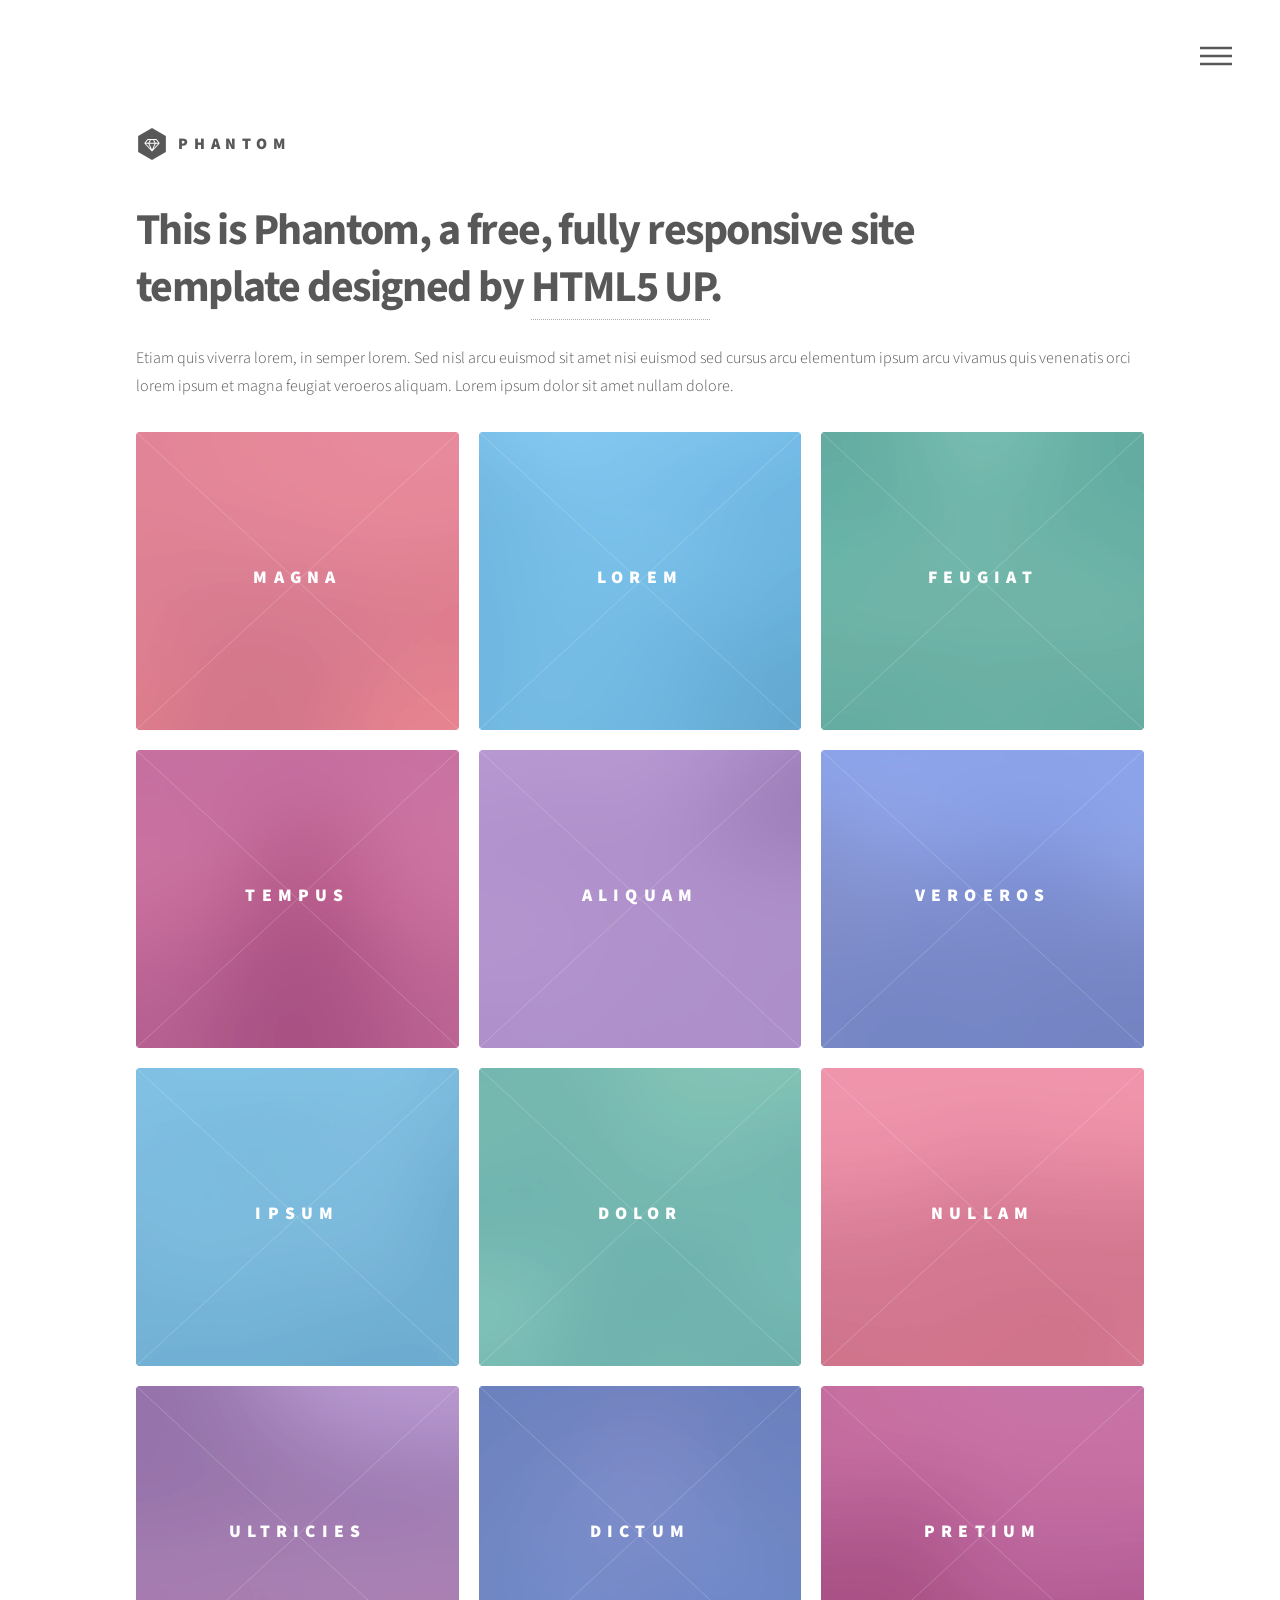
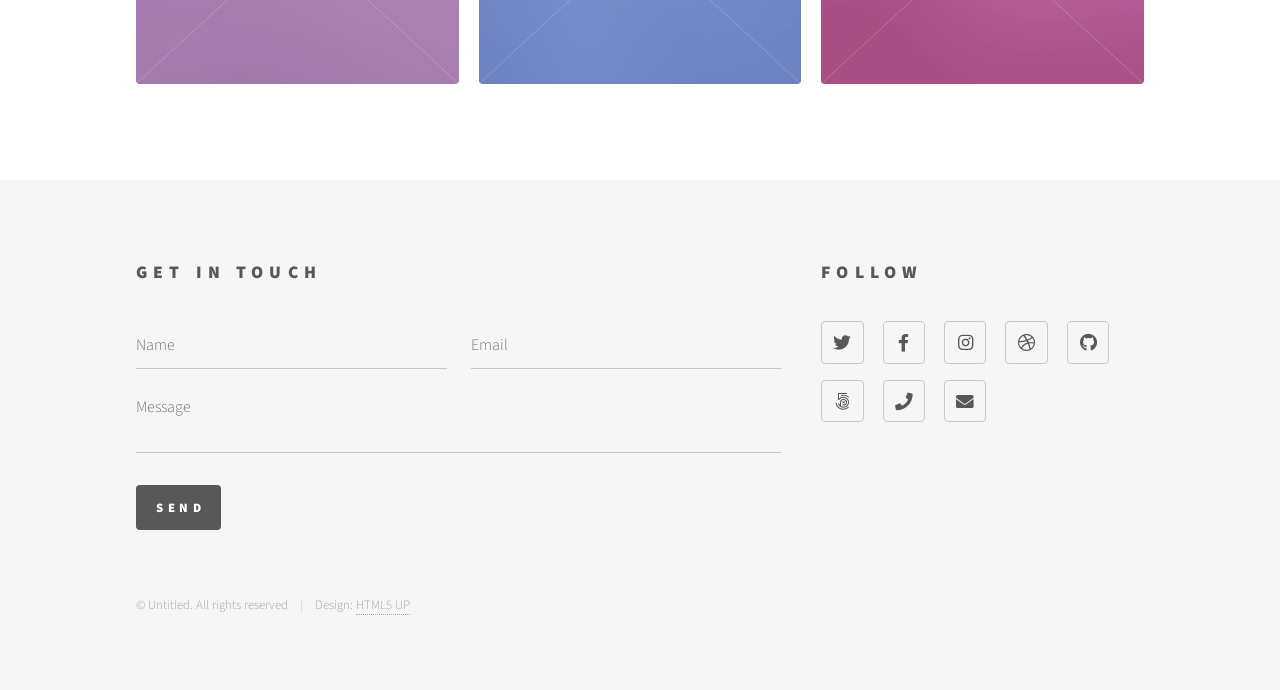
<file: portfolio_templates/architecture/html5up-phantom/index.html>
<!DOCTYPE HTML>
<!--
	Phantom by HTML5 UP
	html5up.net | @ajlkn
	Free for personal and commercial use under the CCA 3.0 license (html5up.net/license)
-->
<html>
	<head>
		<title>Phantom by HTML5 UP</title>
		<meta charset="utf-8" />
		<meta name="viewport" content="width=device-width, initial-scale=1, user-scalable=no" />
		<link rel="stylesheet" href="assets/css/main.css" />
		<noscript><link rel="stylesheet" href="assets/css/noscript.css" /></noscript>
	</head>
	<body class="is-preload">
		<!-- Wrapper -->
			<div id="wrapper">

				<!-- Header -->
					<header id="header">
						<div class="inner">

							<!-- Logo -->
								<a href="index.html" class="logo">
									<span class="symbol"><img src="images/logo.svg" alt="" /></span><span class="title">Phantom</span>
								</a>

							<!-- Nav -->
								<nav>
									<ul>
										<li><a href="#menu">Menu</a></li>
									</ul>
								</nav>

						</div>
					</header>

				<!-- Menu -->
					<nav id="menu">
						<h2>Menu</h2>
						<ul>
							<li><a href="index.html">Home</a></li>
							<li><a href="generic.html">Ipsum veroeros</a></li>
							<li><a href="generic.html">Tempus etiam</a></li>
							<li><a href="generic.html">Consequat dolor</a></li>
							<li><a href="elements.html">Elements</a></li>
						</ul>
					</nav>

				<!-- Main -->
					<div id="main">
						<div class="inner">
							<header>
								<h1>This is Phantom, a free, fully responsive site<br />
								template designed by <a href="http://html5up.net">HTML5 UP</a>.</h1>
								<p>Etiam quis viverra lorem, in semper lorem. Sed nisl arcu euismod sit amet nisi euismod sed cursus arcu elementum ipsum arcu vivamus quis venenatis orci lorem ipsum et magna feugiat veroeros aliquam. Lorem ipsum dolor sit amet nullam dolore.</p>
							</header>
							<section class="tiles">
								<article class="style1">
									<span class="image">
										<img src="images/pic01.jpg" alt="" />
									</span>
									<a href="generic.html">
										<h2>Magna</h2>
										<div class="content">
											<p>Sed nisl arcu euismod sit amet nisi lorem etiam dolor veroeros et feugiat.</p>
										</div>
									</a>
								</article>
								<article class="style2">
									<span class="image">
										<img src="images/pic02.jpg" alt="" />
									</span>
									<a href="generic.html">
										<h2>Lorem</h2>
										<div class="content">
											<p>Sed nisl arcu euismod sit amet nisi lorem etiam dolor veroeros et feugiat.</p>
										</div>
									</a>
								</article>
								<article class="style3">
									<span class="image">
										<img src="images/pic03.jpg" alt="" />
									</span>
									<a href="generic.html">
										<h2>Feugiat</h2>
										<div class="content">
											<p>Sed nisl arcu euismod sit amet nisi lorem etiam dolor veroeros et feugiat.</p>
										</div>
									</a>
								</article>
								<article class="style4">
									<span class="image">
										<img src="images/pic04.jpg" alt="" />
									</span>
									<a href="generic.html">
										<h2>Tempus</h2>
										<div class="content">
											<p>Sed nisl arcu euismod sit amet nisi lorem etiam dolor veroeros et feugiat.</p>
										</div>
									</a>
								</article>
								<article class="style5">
									<span class="image">
										<img src="images/pic05.jpg" alt="" />
									</span>
									<a href="generic.html">
										<h2>Aliquam</h2>
										<div class="content">
											<p>Sed nisl arcu euismod sit amet nisi lorem etiam dolor veroeros et feugiat.</p>
										</div>
									</a>
								</article>
								<article class="style6">
									<span class="image">
										<img src="images/pic06.jpg" alt="" />
									</span>
									<a href="generic.html">
										<h2>Veroeros</h2>
										<div class="content">
											<p>Sed nisl arcu euismod sit amet nisi lorem etiam dolor veroeros et feugiat.</p>
										</div>
									</a>
								</article>
								<article class="style2">
									<span class="image">
										<img src="images/pic07.jpg" alt="" />
									</span>
									<a href="generic.html">
										<h2>Ipsum</h2>
										<div class="content">
											<p>Sed nisl arcu euismod sit amet nisi lorem etiam dolor veroeros et feugiat.</p>
										</div>
									</a>
								</article>
								<article class="style3">
									<span class="image">
										<img src="images/pic08.jpg" alt="" />
									</span>
									<a href="generic.html">
										<h2>Dolor</h2>
										<div class="content">
											<p>Sed nisl arcu euismod sit amet nisi lorem etiam dolor veroeros et feugiat.</p>
										</div>
									</a>
								</article>
								<article class="style1">
									<span class="image">
										<img src="images/pic09.jpg" alt="" />
									</span>
									<a href="generic.html">
										<h2>Nullam</h2>
										<div class="content">
											<p>Sed nisl arcu euismod sit amet nisi lorem etiam dolor veroeros et feugiat.</p>
										</div>
									</a>
								</article>
								<article class="style5">
									<span class="image">
										<img src="images/pic10.jpg" alt="" />
									</span>
									<a href="generic.html">
										<h2>Ultricies</h2>
										<div class="content">
											<p>Sed nisl arcu euismod sit amet nisi lorem etiam dolor veroeros et feugiat.</p>
										</div>
									</a>
								</article>
								<article class="style6">
									<span class="image">
										<img src="images/pic11.jpg" alt="" />
									</span>
									<a href="generic.html">
										<h2>Dictum</h2>
										<div class="content">
											<p>Sed nisl arcu euismod sit amet nisi lorem etiam dolor veroeros et feugiat.</p>
										</div>
									</a>
								</article>
								<article class="style4">
									<span class="image">
										<img src="images/pic12.jpg" alt="" />
									</span>
									<a href="generic.html">
										<h2>Pretium</h2>
										<div class="content">
											<p>Sed nisl arcu euismod sit amet nisi lorem etiam dolor veroeros et feugiat.</p>
										</div>
									</a>
								</article>
							</section>
						</div>
					</div>

				<!-- Footer -->
					<footer id="footer">
						<div class="inner">
							<section>
								<h2>Get in touch</h2>
								<form method="post" action="#">
									<div class="fields">
										<div class="field half">
											<input type="text" name="name" id="name" placeholder="Name" />
										</div>
										<div class="field half">
											<input type="email" name="email" id="email" placeholder="Email" />
										</div>
										<div class="field">
											<textarea name="message" id="message" placeholder="Message"></textarea>
										</div>
									</div>
									<ul class="actions">
										<li><input type="submit" value="Send" class="primary" /></li>
									</ul>
								</form>
							</section>
							<section>
								<h2>Follow</h2>
								<ul class="icons">
									<li><a href="#" class="icon brands style2 fa-twitter"><span class="label">Twitter</span></a></li>
									<li><a href="#" class="icon brands style2 fa-facebook-f"><span class="label">Facebook</span></a></li>
									<li><a href="#" class="icon brands style2 fa-instagram"><span class="label">Instagram</span></a></li>
									<li><a href="#" class="icon brands style2 fa-dribbble"><span class="label">Dribbble</span></a></li>
									<li><a href="#" class="icon brands style2 fa-github"><span class="label">GitHub</span></a></li>
									<li><a href="#" class="icon brands style2 fa-500px"><span class="label">500px</span></a></li>
									<li><a href="#" class="icon solid style2 fa-phone"><span class="label">Phone</span></a></li>
									<li><a href="#" class="icon solid style2 fa-envelope"><span class="label">Email</span></a></li>
								</ul>
							</section>
							<ul class="copyright">
								<li>&copy; Untitled. All rights reserved</li><li>Design: <a href="http://html5up.net">HTML5 UP</a></li>
							</ul>
						</div>
					</footer>

			</div>

		<!-- Scripts -->
			<script src="assets/js/jquery.min.js"></script>
			<script src="assets/js/browser.min.js"></script>
			<script src="assets/js/breakpoints.min.js"></script>
			<script src="assets/js/util.js"></script>
			<script src="assets/js/main.js"></script>

	</body>
</html>
</file>
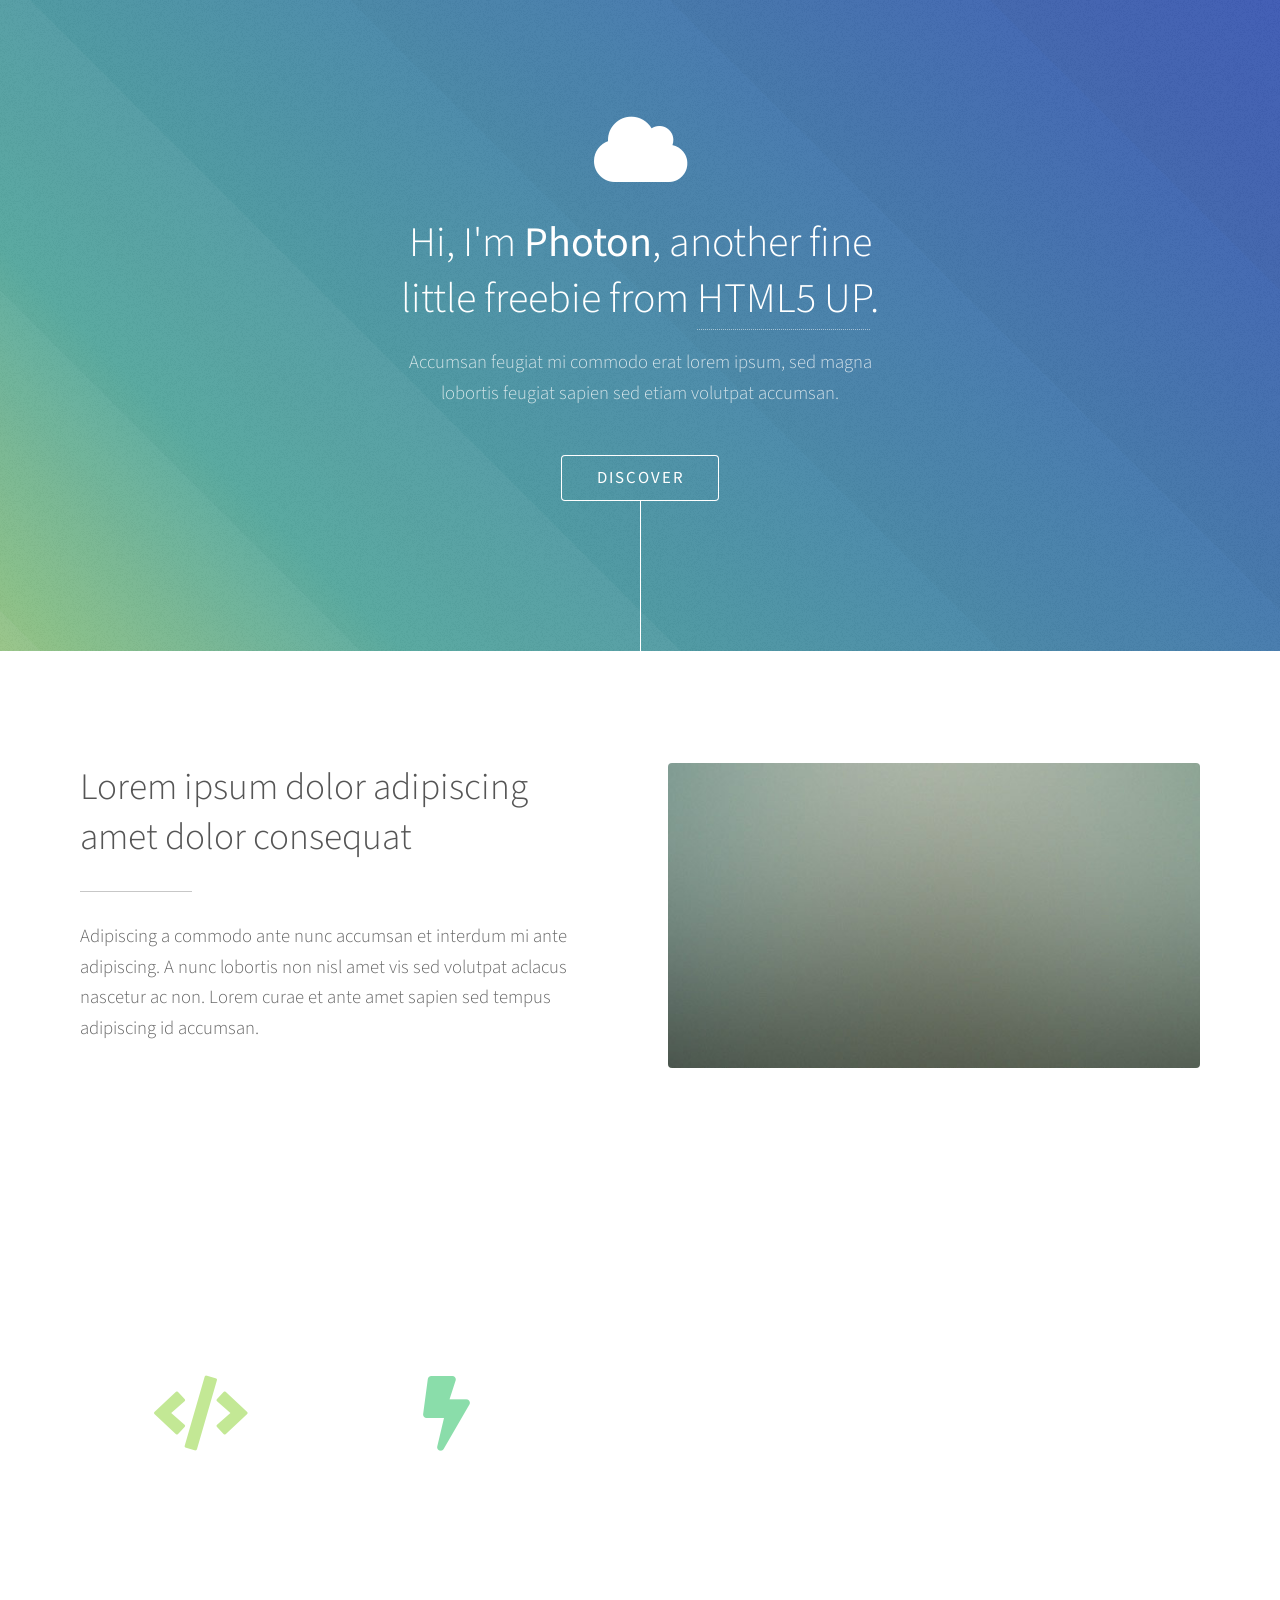
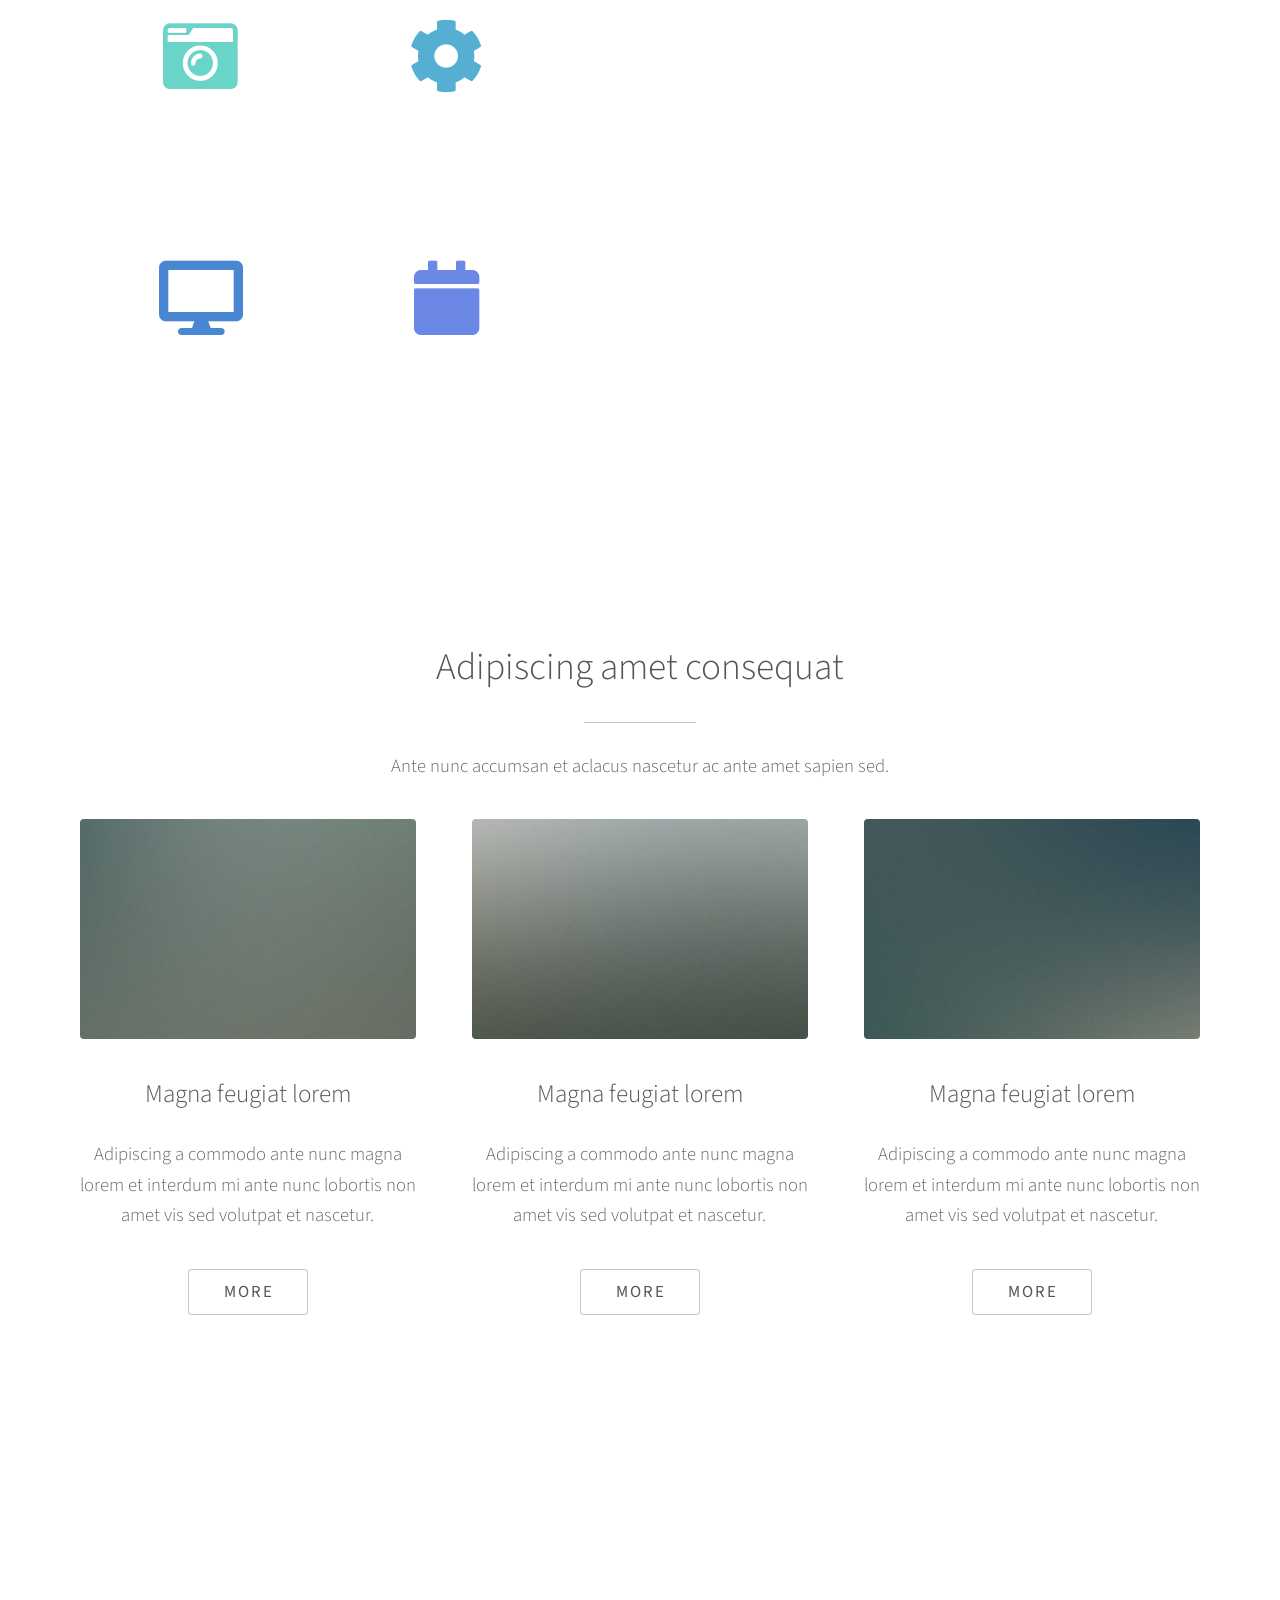
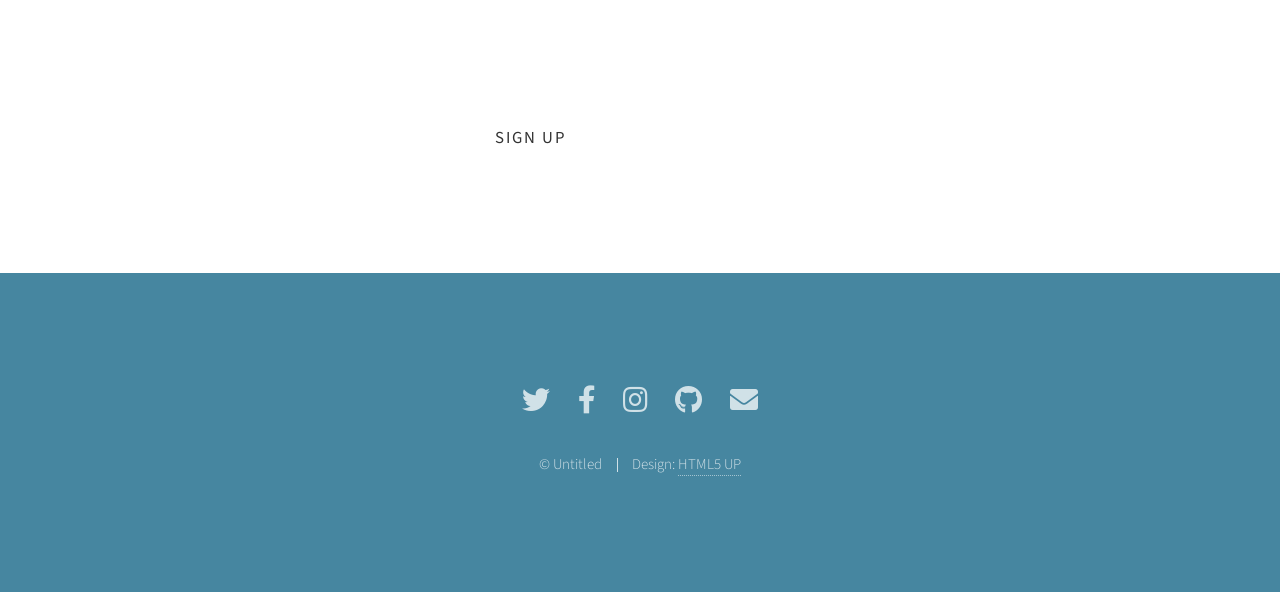
<file: portfolio_templates/architecture/html5up-photon/index.html>
<!DOCTYPE HTML>
<!--
	Photon by HTML5 UP
	html5up.net | @ajlkn
	Free for personal and commercial use under the CCA 3.0 license (html5up.net/license)
-->
<html>
	<head>
		<title>Photon by HTML5 UP</title>
		<meta charset="utf-8" />
		<meta name="viewport" content="width=device-width, initial-scale=1, user-scalable=no" />
		<link rel="stylesheet" href="assets/css/main.css" />
		<noscript><link rel="stylesheet" href="assets/css/noscript.css" /></noscript>
	</head>
	<body class="is-preload">

		<!-- Header -->
			<section id="header">
				<div class="inner">
					<span class="icon solid major fa-cloud"></span>
					<h1>Hi, I'm <strong>Photon</strong>, another fine<br />
					little freebie from <a href="http://html5up.net">HTML5 UP</a>.</h1>
					<p>Accumsan feugiat mi commodo erat lorem ipsum, sed magna<br />
					lobortis feugiat sapien sed etiam volutpat accumsan.</p>
					<ul class="actions special">
						<li><a href="#one" class="button scrolly">Discover</a></li>
					</ul>
				</div>
			</section>

		<!-- One -->
			<section id="one" class="main style1">
				<div class="container">
					<div class="row gtr-150">
						<div class="col-6 col-12-medium">
							<header class="major">
								<h2>Lorem ipsum dolor adipiscing<br />
								amet dolor consequat</h2>
							</header>
							<p>Adipiscing a commodo ante nunc accumsan et interdum mi ante adipiscing. A nunc lobortis non nisl amet vis sed volutpat aclacus nascetur ac non. Lorem curae et ante amet sapien sed tempus adipiscing id accumsan.</p>
						</div>
						<div class="col-6 col-12-medium imp-medium">
							<span class="image fit"><img src="images/pic01.jpg" alt="" /></span>
						</div>
					</div>
				</div>
			</section>

		<!-- Two -->
			<section id="two" class="main style2">
				<div class="container">
					<div class="row gtr-150">
						<div class="col-6 col-12-medium">
							<ul class="major-icons">
								<li><span class="icon solid style1 major fa-code"></span></li>
								<li><span class="icon solid style2 major fa-bolt"></span></li>
								<li><span class="icon solid style3 major fa-camera-retro"></span></li>
								<li><span class="icon solid style4 major fa-cog"></span></li>
								<li><span class="icon solid style5 major fa-desktop"></span></li>
								<li><span class="icon solid style6 major fa-calendar"></span></li>
							</ul>
						</div>
						<div class="col-6 col-12-medium">
							<header class="major">
								<h2>Lorem ipsum dolor adipiscing<br />
								amet dolor consequat</h2>
							</header>
							<p>Adipiscing a commodo ante nunc accumsan interdum mi ante adipiscing. A nunc lobortis non nisl amet vis volutpat aclacus nascetur ac non. Lorem curae eu ante amet sapien in tempus ac. Adipiscing id accumsan adipiscing ipsum.</p>
							<p>Blandit faucibus proin. Ac aliquam integer adipiscing enim non praesent vis commodo nunc phasellus cubilia ac risus accumsan. Accumsan blandit. Lobortis phasellus non lobortis dit varius mi varius accumsan lobortis. Blandit ante aliquam lacinia lorem lobortis semper morbi col faucibus vitae integer placerat accumsan orci eu mi odio tempus adipiscing adipiscing adipiscing curae consequat feugiat etiam dolore.</p>
							<p>Adipiscing a commodo ante nunc accumsan interdum mi ante adipiscing. A nunc lobortis non nisl amet vis volutpat aclacus nascetur ac non. Lorem curae eu ante amet sapien in tempus ac. Adipiscing id accumsan adipiscing ipsum.</p>
						</div>
					</div>
				</div>
			</section>

		<!-- Three -->
			<section id="three" class="main style1 special">
				<div class="container">
					<header class="major">
						<h2>Adipiscing amet consequat</h2>
					</header>
					<p>Ante nunc accumsan et aclacus nascetur ac ante amet sapien sed.</p>
					<div class="row gtr-150">
						<div class="col-4 col-12-medium">
							<span class="image fit"><img src="images/pic02.jpg" alt="" /></span>
							<h3>Magna feugiat lorem</h3>
							<p>Adipiscing a commodo ante nunc magna lorem et interdum mi ante nunc lobortis non amet vis sed volutpat et nascetur.</p>
							<ul class="actions special">
								<li><a href="#" class="button">More</a></li>
							</ul>
						</div>
						<div class="col-4 col-12-medium">
							<span class="image fit"><img src="images/pic03.jpg" alt="" /></span>
							<h3>Magna feugiat lorem</h3>
							<p>Adipiscing a commodo ante nunc magna lorem et interdum mi ante nunc lobortis non amet vis sed volutpat et nascetur.</p>
							<ul class="actions special">
								<li><a href="#" class="button">More</a></li>
							</ul>
						</div>
						<div class="col-4 col-12-medium">
							<span class="image fit"><img src="images/pic04.jpg" alt="" /></span>
							<h3>Magna feugiat lorem</h3>
							<p>Adipiscing a commodo ante nunc magna lorem et interdum mi ante nunc lobortis non amet vis sed volutpat et nascetur.</p>
							<ul class="actions special">
								<li><a href="#" class="button">More</a></li>
							</ul>
						</div>
					</div>
				</div>
			</section>

		<!-- Four -->
			<section id="four" class="main style2 special">
				<div class="container">
					<header class="major">
						<h2>Ipsum feugiat consequat?</h2>
					</header>
					<p>Sed lacus nascetur ac ante amet sapien.</p>
					<ul class="actions special">
						<li><a href="#" class="button wide primary">Sign Up</a></li>
						<li><a href="#" class="button wide">Learn More</a></li>
					</ul>
				</div>
			</section>

		<!-- Five -->
		<!--
			<section id="five" class="main style1">
				<div class="container">
					<header class="major special">
						<h2>Elements</h2>
					</header>

					<section>
						<h4>Text</h4>
						<p>This is <b>bold</b> and this is <strong>strong</strong>. This is <i>italic</i> and this is <em>emphasized</em>.
						This is <sup>superscript</sup> text and this is <sub>subscript</sub> text.
						This is <u>underlined</u> and this is code: <code>for (;;) { ... }</code>. Finally, <a href="#">this is a link</a>.</p>
						<hr />
						<header>
							<h4>Heading with a Subtitle</h4>
							<p>Lorem ipsum dolor sit amet nullam id egestas urna aliquam</p>
						</header>
						<p>Nunc lacinia ante nunc ac lobortis. Interdum adipiscing gravida odio porttitor sem non mi integer non faucibus ornare mi ut ante amet placerat aliquet. Volutpat eu sed ante lacinia sapien lorem accumsan varius montes viverra nibh in adipiscing blandit tempus accumsan.</p>
						<header>
							<h5>Heading with a Subtitle</h5>
							<p>Lorem ipsum dolor sit amet nullam id egestas urna aliquam</p>
						</header>
						<p>Nunc lacinia ante nunc ac lobortis. Interdum adipiscing gravida odio porttitor sem non mi integer non faucibus ornare mi ut ante amet placerat aliquet. Volutpat eu sed ante lacinia sapien lorem accumsan varius montes viverra nibh in adipiscing blandit tempus accumsan.</p>
						<hr />
						<h2>Heading Level 2</h2>
						<h3>Heading Level 3</h3>
						<h4>Heading Level 4</h4>
						<h5>Heading Level 5</h5>
						<h6>Heading Level 6</h6>
						<hr />
						<h5>Blockquote</h5>
						<blockquote>Fringilla nisl. Donec accumsan interdum nisi, quis tincidunt felis sagittis eget tempus euismod. Vestibulum ante ipsum primis in faucibus vestibulum. Blandit adipiscing eu felis iaculis volutpat ac adipiscing accumsan faucibus. Vestibulum ante ipsum primis in faucibus lorem ipsum dolor sit amet nullam adipiscing eu felis.</blockquote>
						<h5>Preformatted</h5>
						<pre><code>i = 0;

while (!deck.isInOrder()) {
print 'Iteration ' + i;
deck.shuffle();
i++;
}

print 'It took ' + i + ' iterations to sort the deck.';</code></pre>
					</section>

					<section>
						<h4>Lists</h4>
						<div class="row">
							<div class="col-6 col-12-medium">
								<h5>Unordered</h5>
								<ul>
									<li>Dolor pulvinar etiam.</li>
									<li>Sagittis adipiscing.</li>
									<li>Felis enim feugiat.</li>
								</ul>
								<h5>Alternate</h5>
								<ul class="alt">
									<li>Dolor pulvinar etiam.</li>
									<li>Sagittis adipiscing.</li>
									<li>Felis enim feugiat.</li>
								</ul>
							</div>
							<div class="col-6 col-12-medium">
								<h5>Ordered</h5>
								<ol>
									<li>Dolor pulvinar etiam.</li>
									<li>Etiam vel felis viverra.</li>
									<li>Felis enim feugiat.</li>
									<li>Dolor pulvinar etiam.</li>
									<li>Etiam vel felis lorem.</li>
									<li>Felis enim et feugiat.</li>
								</ol>
								<h5>Icons</h5>
								<ul class="icons">
									<li><a href="#" class="icon brands fa-twitter"><span class="label">Twitter</span></a></li>
									<li><a href="#" class="icon brands fa-facebook-f"><span class="label">Facebook</span></a></li>
									<li><a href="#" class="icon brands fa-instagram"><span class="label">Instagram</span></a></li>
									<li><a href="#" class="icon brands fa-github"><span class="label">Github</span></a></li>
								</ul>
							</div>
						</div>
						<h5>Actions</h5>
						<div class="row">
							<div class="col-6 col-12-medium">
								<ul class="actions">
									<li><a href="#" class="button primary">Default</a></li>
									<li><a href="#" class="button">Default</a></li>
								</ul>
								<ul class="actions small">
									<li><a href="#" class="button primary small">Small</a></li>
									<li><a href="#" class="button small">Small</a></li>
								</ul>
								<ul class="actions stacked">
									<li><a href="#" class="button primary">Default</a></li>
									<li><a href="#" class="button">Default</a></li>
								</ul>
								<ul class="actions stacked">
									<li><a href="#" class="button primary small">Small</a></li>
									<li><a href="#" class="button small">Small</a></li>
								</ul>
							</div>
							<div class="col-6 col-12-medium">
								<ul class="actions stacked">
									<li><a href="#" class="button primary fit">Default</a></li>
									<li><a href="#" class="button fit">Default</a></li>
								</ul>
								<ul class="actions stacked">
									<li><a href="#" class="button primary small fit">Small</a></li>
									<li><a href="#" class="button small fit">Small</a></li>
								</ul>
							</div>
						</div>
					</section>

					<section>
						<h4>Table</h4>
						<h5>Default</h5>
						<div class="table-wrapper">
							<table>
								<thead>
									<tr>
										<th>Name</th>
										<th>Description</th>
										<th>Price</th>
									</tr>
								</thead>
								<tbody>
									<tr>
										<td>Item One</td>
										<td>Ante turpis integer aliquet porttitor.</td>
										<td>29.99</td>
									</tr>
									<tr>
										<td>Item Two</td>
										<td>Vis ac commodo adipiscing arcu aliquet.</td>
										<td>19.99</td>
									</tr>
									<tr>
										<td>Item Three</td>
										<td> Morbi faucibus arcu accumsan lorem.</td>
										<td>29.99</td>
									</tr>
									<tr>
										<td>Item Four</td>
										<td>Vitae integer tempus condimentum.</td>
										<td>19.99</td>
									</tr>
									<tr>
										<td>Item Five</td>
										<td>Ante turpis integer aliquet porttitor.</td>
										<td>29.99</td>
									</tr>
								</tbody>
								<tfoot>
									<tr>
										<td colspan="2"></td>
										<td>100.00</td>
									</tr>
								</tfoot>
							</table>
						</div>

						<h5>Alternate</h5>
						<div class="table-wrapper">
							<table class="alt">
								<thead>
									<tr>
										<th>Name</th>
										<th>Description</th>
										<th>Price</th>
									</tr>
								</thead>
								<tbody>
									<tr>
										<td>Item One</td>
										<td>Ante turpis integer aliquet porttitor.</td>
										<td>29.99</td>
									</tr>
									<tr>
										<td>Item Two</td>
										<td>Vis ac commodo adipiscing arcu aliquet.</td>
										<td>19.99</td>
									</tr>
									<tr>
										<td>Item Three</td>
										<td> Morbi faucibus arcu accumsan lorem.</td>
										<td>29.99</td>
									</tr>
									<tr>
										<td>Item Four</td>
										<td>Vitae integer tempus condimentum.</td>
										<td>19.99</td>
									</tr>
									<tr>
										<td>Item Five</td>
										<td>Ante turpis integer aliquet porttitor.</td>
										<td>29.99</td>
									</tr>
								</tbody>
								<tfoot>
									<tr>
										<td colspan="2"></td>
										<td>100.00</td>
									</tr>
								</tfoot>
							</table>
						</div>
					</section>

					<section>
						<h4>Buttons</h4>
						<ul class="actions">
							<li><a href="#" class="button primary">Primary</a></li>
							<li><a href="#" class="button">Default</a></li>
						</ul>
						<ul class="actions">
							<li><a href="#" class="button large">Large</a></li>
							<li><a href="#" class="button">Default</a></li>
							<li><a href="#" class="button small">Small</a></li>
						</ul>
						<ul class="actions fit">
							<li><a href="#" class="button fit">Fit</a></li>
							<li><a href="#" class="button primary fit">Fit</a></li>
							<li><a href="#" class="button fit">Fit</a></li>
						</ul>
						<ul class="actions fit small">
							<li><a href="#" class="button primary fit small">Fit + Small</a></li>
							<li><a href="#" class="button fit small">Fit + Small</a></li>
							<li><a href="#" class="button primary fit small">Fit + Small</a></li>
						</ul>
						<ul class="actions">
							<li><a href="#" class="button primary icon solid fa-download">Icon</a></li>
							<li><a href="#" class="button icon solid fa-download">Icon</a></li>
						</ul>
						<ul class="actions">
							<li><span class="button primary disabled">Disabled</span></li>
							<li><span class="button disabled">Disabled</span></li>
						</ul>
					</section>

					<section>
						<h4>Form</h4>
						<form method="post" action="#">
							<div class="row gtr-uniform gtr-50">
								<div class="col-6 col-12-xsmall">
									<input type="text" name="demo-name" id="demo-name" value="" placeholder="Name" />
								</div>
								<div class="col-6 col-12-xsmall">
									<input type="email" name="demo-email" id="demo-email" value="" placeholder="Email" />
								</div>
								<div class="col-12">
									<select name="demo-category" id="demo-category">
										<option value="">- Category -</option>
										<option value="1">Manufacturing</option>
										<option value="1">Shipping</option>
										<option value="1">Administration</option>
										<option value="1">Human Resources</option>
									</select>
								</div>
								<div class="col-4 col-12-small">
									<input type="radio" id="demo-priority-low" name="demo-priority" checked>
									<label for="demo-priority-low">Low</label>
								</div>
								<div class="col-4 col-12-small">
									<input type="radio" id="demo-priority-normal" name="demo-priority">
									<label for="demo-priority-normal">Normal</label>
								</div>
								<div class="col-4 col-12-small">
									<input type="radio" id="demo-priority-high" name="demo-priority">
									<label for="demo-priority-high">High</label>
								</div>
								<div class="col-6 col-12-small">
									<input type="checkbox" id="demo-copy" name="demo-copy">
									<label for="demo-copy">Email me a copy</label>
								</div>
								<div class="col-6 col-12-small">
									<input type="checkbox" id="demo-human" name="demo-human" checked>
									<label for="demo-human">Not a robot</label>
								</div>
								<div class="col-12">
									<textarea name="demo-message" id="demo-message" placeholder="Enter your message" rows="6"></textarea>
								</div>
								<div class="col-12">
									<ul class="actions">
										<li><input type="submit" value="Send Message" class="primary" /></li>
										<li><input type="reset" value="Reset" /></li>
									</ul>
								</div>
							</div>
						</form>
					</section>

					<section>
						<h4>Image</h4>
						<h5>Fit</h5>
						<div class="box alt">
							<div class="row gtr-uniform gtr-50">
								<div class="col-12"><span class="image fit"><img src="images/pic06.jpg" alt="" /></span></div>
								<div class="col-4"><span class="image fit"><img src="images/pic02.jpg" alt="" /></span></div>
								<div class="col-4"><span class="image fit"><img src="images/pic03.jpg" alt="" /></span></div>
								<div class="col-4"><span class="image fit"><img src="images/pic04.jpg" alt="" /></span></div>
								<div class="col-4"><span class="image fit"><img src="images/pic03.jpg" alt="" /></span></div>
								<div class="col-4"><span class="image fit"><img src="images/pic04.jpg" alt="" /></span></div>
								<div class="col-4"><span class="image fit"><img src="images/pic02.jpg" alt="" /></span></div>
								<div class="col-4"><span class="image fit"><img src="images/pic04.jpg" alt="" /></span></div>
								<div class="col-4"><span class="image fit"><img src="images/pic02.jpg" alt="" /></span></div>
								<div class="col-4"><span class="image fit"><img src="images/pic03.jpg" alt="" /></span></div>
							</div>
						</div>
						<h5>Left &amp; Right</h5>
						<p><span class="image left"><img src="images/pic05.jpg" alt="" /></span>Fringilla nisl. Donec accumsan interdum nisi, quis tincidunt felis sagittis eget. tempus euismod. Vestibulum ante ipsum primis in faucibus vestibulum. Blandit adipiscing eu felis iaculis volutpat ac adipiscing accumsan eu faucibus. Integer ac pellentesque praesent tincidunt felis sagittis eget. tempus euismod. Vestibulum ante ipsum primis in faucibus vestibulum. Blandit adipiscing eu felis iaculis volutpat ac adipiscing accumsan eu faucibus. Integer ac pellentesque praesent. Donec accumsan interdum nisi, quis tincidunt felis sagittis eget. tempus euismod. Vestibulum ante ipsum primis in faucibus vestibulum. Blandit adipiscing eu felis iaculis volutpat ac adipiscing accumsan eu faucibus. Integer ac pellentesque praesent tincidunt felis sagittis eget. tempus euismod. Vestibulum ante ipsum primis in faucibus vestibulum. Blandit adipiscing eu felis iaculis volutpat ac adipiscing accumsan eu faucibus. Integer ac pellentesque praesent. Blandit adipiscing eu felis iaculis volutpat ac adipiscing accumsan eu faucibus. Integer ac pellentesque praesent tincidunt felis sagittis eget. tempus euismod. Vestibulum ante ipsum primis in faucibus vestibulum. Blandit adipiscing eu felis iaculis volutpat ac adipiscing accumsan eu faucibus. Integer ac pellentesque praesent.</p>
						<p><span class="image right"><img src="images/pic05.jpg" alt="" /></span>Fringilla nisl. Donec accumsan interdum nisi, quis tincidunt felis sagittis eget. tempus euismod. Vestibulum ante ipsum primis in faucibus vestibulum. Blandit adipiscing eu felis iaculis volutpat ac adipiscing accumsan eu faucibus. Integer ac pellentesque praesent tincidunt felis sagittis eget. tempus euismod. Vestibulum ante ipsum primis in faucibus vestibulum. Blandit adipiscing eu felis iaculis volutpat ac adipiscing accumsan eu faucibus. Integer ac pellentesque praesent. Donec accumsan interdum nisi, quis tincidunt felis sagittis eget. tempus euismod. Vestibulum ante ipsum primis in faucibus vestibulum. Blandit adipiscing eu felis iaculis volutpat ac adipiscing accumsan eu faucibus. Integer ac pellentesque praesent tincidunt felis sagittis eget. tempus euismod. Vestibulum ante ipsum primis in faucibus vestibulum. Blandit adipiscing eu felis iaculis volutpat ac adipiscing accumsan eu faucibus. Integer ac pellentesque praesent. Blandit adipiscing eu felis iaculis volutpat ac adipiscing accumsan eu faucibus. Integer ac pellentesque praesent tincidunt felis sagittis eget. tempus euismod. Vestibulum ante ipsum primis in faucibus vestibulum. Blandit adipiscing eu felis iaculis volutpat ac adipiscing accumsan eu faucibus. Integer ac pellentesque praesent.</p>
					</section>

				</div>
			</section>
		-->

		<!-- Footer -->
			<section id="footer">
				<ul class="icons">
					<li><a href="#" class="icon brands alt fa-twitter"><span class="label">Twitter</span></a></li>
					<li><a href="#" class="icon brands alt fa-facebook-f"><span class="label">Facebook</span></a></li>
					<li><a href="#" class="icon brands alt fa-instagram"><span class="label">Instagram</span></a></li>
					<li><a href="#" class="icon brands alt fa-github"><span class="label">GitHub</span></a></li>
					<li><a href="#" class="icon solid alt fa-envelope"><span class="label">Email</span></a></li>
				</ul>
				<ul class="copyright">
					<li>&copy; Untitled</li><li>Design: <a href="http://html5up.net">HTML5 UP</a></li>
				</ul>
			</section>

		<!-- Scripts -->
			<script src="assets/js/jquery.min.js"></script>
			<script src="assets/js/jquery.scrolly.min.js"></script>
			<script src="assets/js/browser.min.js"></script>
			<script src="assets/js/breakpoints.min.js"></script>
			<script src="assets/js/util.js"></script>
			<script src="assets/js/main.js"></script>

	</body>
</html>
</file>
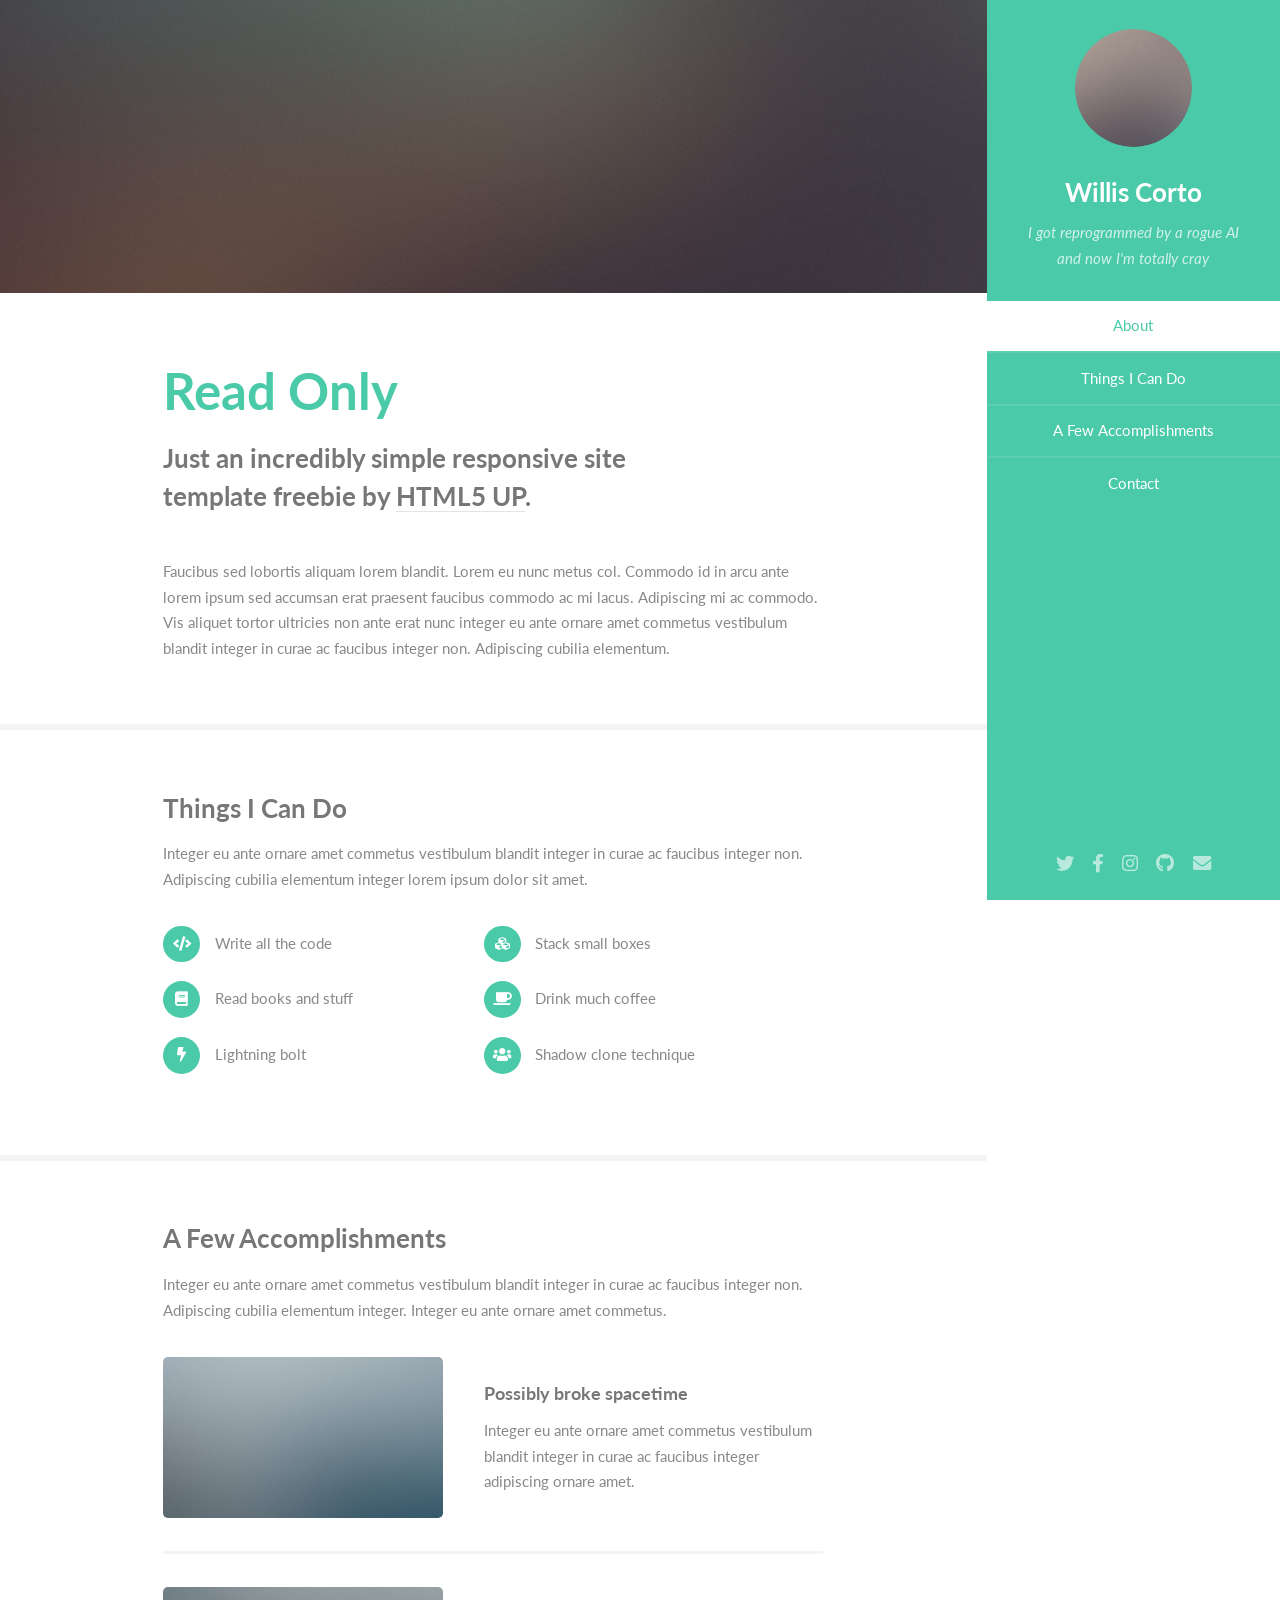
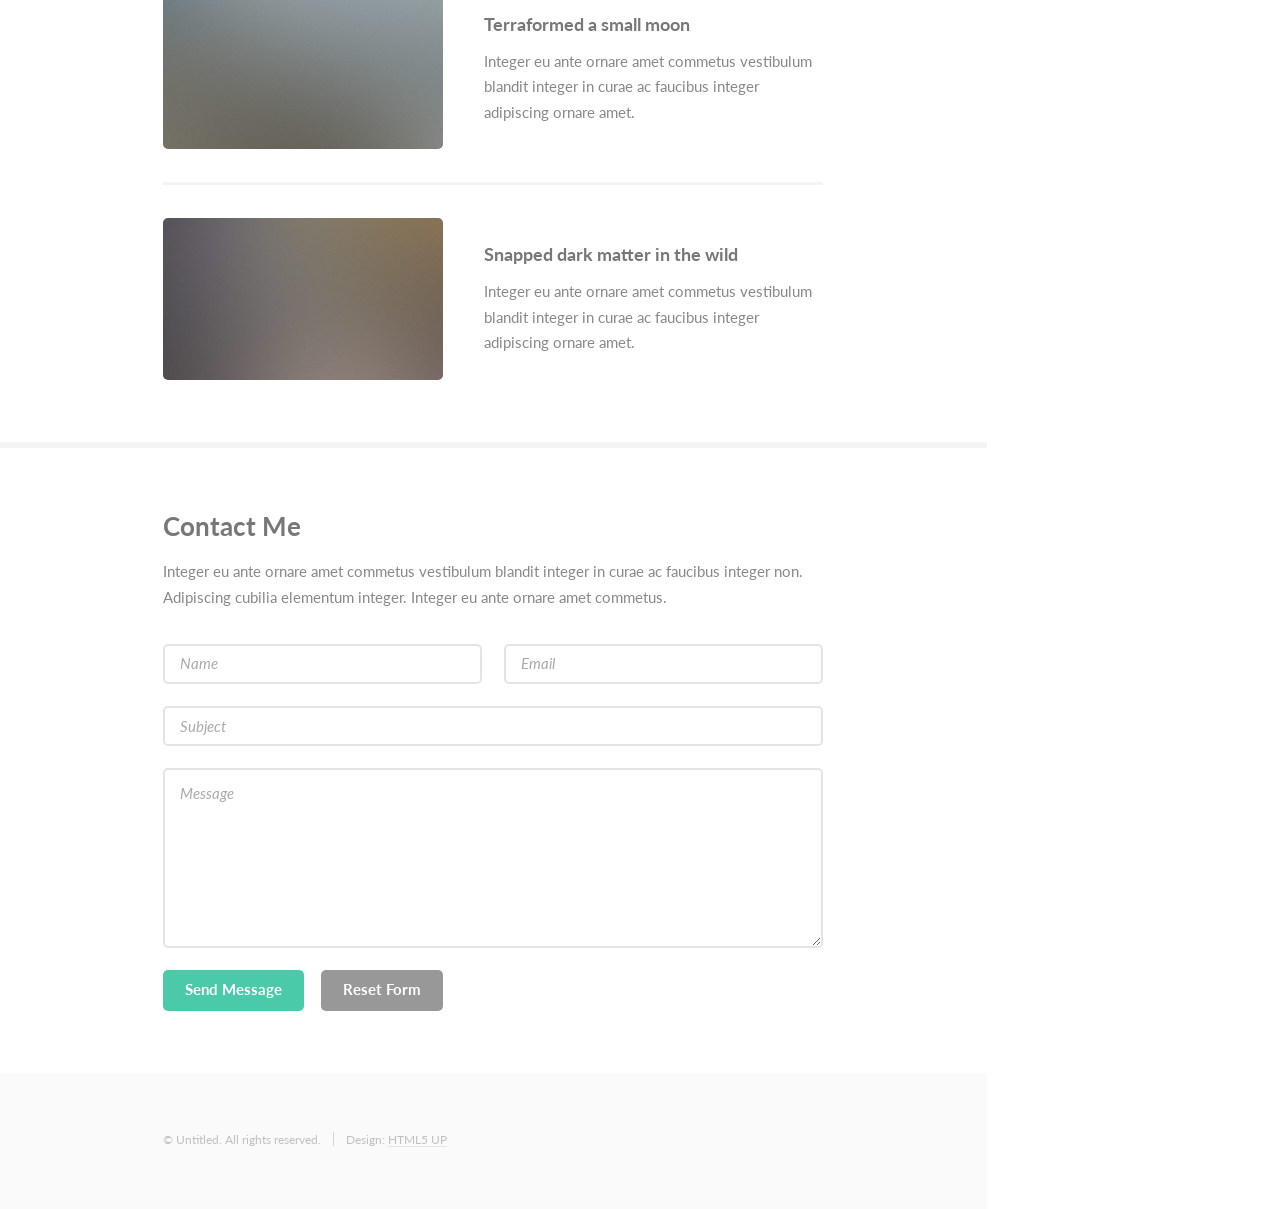
<file: portfolio_templates/architecture/html5up-read-only/index.html>
<!DOCTYPE HTML>
<!--
	Read Only by HTML5 UP
	html5up.net | @ajlkn
	Free for personal and commercial use under the CCA 3.0 license (html5up.net/license)
-->
<html>
	<head>
		<title>Read Only by HTML5 UP</title>
		<meta charset="utf-8" />
		<meta name="viewport" content="width=device-width, initial-scale=1, user-scalable=no" />
		<link rel="stylesheet" href="assets/css/main.css" />
	</head>
	<body class="is-preload">

		<!-- Header -->
			<section id="header">
				<header>
					<span class="image avatar"><img src="images/avatar.jpg" alt="" /></span>
					<h1 id="logo"><a href="#">Willis Corto</a></h1>
					<p>I got reprogrammed by a rogue AI<br />
					and now I'm totally cray</p>
				</header>
				<nav id="nav">
					<ul>
						<li><a href="#one" class="active">About</a></li>
						<li><a href="#two">Things I Can Do</a></li>
						<li><a href="#three">A Few Accomplishments</a></li>
						<li><a href="#four">Contact</a></li>
					</ul>
				</nav>
				<footer>
					<ul class="icons">
						<li><a href="#" class="icon brands fa-twitter"><span class="label">Twitter</span></a></li>
						<li><a href="#" class="icon brands fa-facebook-f"><span class="label">Facebook</span></a></li>
						<li><a href="#" class="icon brands fa-instagram"><span class="label">Instagram</span></a></li>
						<li><a href="#" class="icon brands fa-github"><span class="label">Github</span></a></li>
						<li><a href="#" class="icon solid fa-envelope"><span class="label">Email</span></a></li>
					</ul>
				</footer>
			</section>

		<!-- Wrapper -->
			<div id="wrapper">

				<!-- Main -->
					<div id="main">

						<!-- One -->
							<section id="one">
								<div class="image main" data-position="center">
									<img src="images/banner.jpg" alt="" />
								</div>
								<div class="container">
									<header class="major">
										<h2>Read Only</h2>
										<p>Just an incredibly simple responsive site<br />
										template freebie by <a href="http://html5up.net">HTML5 UP</a>.</p>
									</header>
									<p>Faucibus sed lobortis aliquam lorem blandit. Lorem eu nunc metus col. Commodo id in arcu ante lorem ipsum sed accumsan erat praesent faucibus commodo ac mi lacus. Adipiscing mi ac commodo. Vis aliquet tortor ultricies non ante erat nunc integer eu ante ornare amet commetus vestibulum blandit integer in curae ac faucibus integer non. Adipiscing cubilia elementum.</p>
								</div>
							</section>

						<!-- Two -->
							<section id="two">
								<div class="container">
									<h3>Things I Can Do</h3>
									<p>Integer eu ante ornare amet commetus vestibulum blandit integer in curae ac faucibus integer non. Adipiscing cubilia elementum integer lorem ipsum dolor sit amet.</p>
									<ul class="feature-icons">
										<li class="icon solid fa-code">Write all the code</li>
										<li class="icon solid fa-cubes">Stack small boxes</li>
										<li class="icon solid fa-book">Read books and stuff</li>
										<li class="icon solid fa-coffee">Drink much coffee</li>
										<li class="icon solid fa-bolt">Lightning bolt</li>
										<li class="icon solid fa-users">Shadow clone technique</li>
									</ul>
								</div>
							</section>

						<!-- Three -->
							<section id="three">
								<div class="container">
									<h3>A Few Accomplishments</h3>
									<p>Integer eu ante ornare amet commetus vestibulum blandit integer in curae ac faucibus integer non. Adipiscing cubilia elementum integer. Integer eu ante ornare amet commetus.</p>
									<div class="features">
										<article>
											<a href="#" class="image"><img src="images/pic01.jpg" alt="" /></a>
											<div class="inner">
												<h4>Possibly broke spacetime</h4>
												<p>Integer eu ante ornare amet commetus vestibulum blandit integer in curae ac faucibus integer adipiscing ornare amet.</p>
											</div>
										</article>
										<article>
											<a href="#" class="image"><img src="images/pic02.jpg" alt="" /></a>
											<div class="inner">
												<h4>Terraformed a small moon</h4>
												<p>Integer eu ante ornare amet commetus vestibulum blandit integer in curae ac faucibus integer adipiscing ornare amet.</p>
											</div>
										</article>
										<article>
											<a href="#" class="image"><img src="images/pic03.jpg" alt="" /></a>
											<div class="inner">
												<h4>Snapped dark matter in the wild</h4>
												<p>Integer eu ante ornare amet commetus vestibulum blandit integer in curae ac faucibus integer adipiscing ornare amet.</p>
											</div>
										</article>
									</div>
								</div>
							</section>

						<!-- Four -->
							<section id="four">
								<div class="container">
									<h3>Contact Me</h3>
									<p>Integer eu ante ornare amet commetus vestibulum blandit integer in curae ac faucibus integer non. Adipiscing cubilia elementum integer. Integer eu ante ornare amet commetus.</p>
									<form method="post" action="#">
										<div class="row gtr-uniform">
											<div class="col-6 col-12-xsmall"><input type="text" name="name" id="name" placeholder="Name" /></div>
											<div class="col-6 col-12-xsmall"><input type="email" name="email" id="email" placeholder="Email" /></div>
											<div class="col-12"><input type="text" name="subject" id="subject" placeholder="Subject" /></div>
											<div class="col-12"><textarea name="message" id="message" placeholder="Message" rows="6"></textarea></div>
											<div class="col-12">
												<ul class="actions">
													<li><input type="submit" class="primary" value="Send Message" /></li>
													<li><input type="reset" value="Reset Form" /></li>
												</ul>
											</div>
										</div>
									</form>
								</div>
							</section>

						<!-- Five -->
						<!--
							<section id="five">
								<div class="container">
									<h3>Elements</h3>

									<section>
										<h4>Text</h4>
										<p>This is <b>bold</b> and this is <strong>strong</strong>. This is <i>italic</i> and this is <em>emphasized</em>.
										This is <sup>superscript</sup> text and this is <sub>subscript</sub> text.
										This is <u>underlined</u> and this is code: <code>for (;;) { ... }</code>. Finally, <a href="#">this is a link</a>.</p>
										<hr />
										<header>
											<h4>Heading with a Subtitle</h4>
											<p>Lorem ipsum dolor sit amet nullam id egestas urna aliquam</p>
										</header>
										<p>Nunc lacinia ante nunc ac lobortis. Interdum adipiscing gravida odio porttitor sem non mi integer non faucibus ornare mi ut ante amet placerat aliquet. Volutpat eu sed ante lacinia sapien lorem accumsan varius montes viverra nibh in adipiscing blandit tempus accumsan.</p>
										<header>
											<h5>Heading with a Subtitle</h5>
											<p>Lorem ipsum dolor sit amet nullam id egestas urna aliquam</p>
										</header>
										<p>Nunc lacinia ante nunc ac lobortis. Interdum adipiscing gravida odio porttitor sem non mi integer non faucibus ornare mi ut ante amet placerat aliquet. Volutpat eu sed ante lacinia sapien lorem accumsan varius montes viverra nibh in adipiscing blandit tempus accumsan.</p>
										<hr />
										<h2>Heading Level 2</h2>
										<h3>Heading Level 3</h3>
										<h4>Heading Level 4</h4>
										<h5>Heading Level 5</h5>
										<h6>Heading Level 6</h6>
										<hr />
										<h5>Blockquote</h5>
										<blockquote>Fringilla nisl. Donec accumsan interdum nisi, quis tincidunt felis sagittis eget tempus euismod. Vestibulum ante ipsum primis in faucibus vestibulum. Blandit adipiscing eu felis iaculis volutpat ac adipiscing accumsan faucibus. Vestibulum ante ipsum primis in faucibus lorem ipsum dolor sit amet nullam adipiscing eu felis.</blockquote>
										<h5>Preformatted</h5>
										<pre><code>i = 0;

while (!deck.isInOrder()) {
    print 'Iteration ' + i;
    deck.shuffle();
    i++;
}

print 'It took ' + i + ' iterations to sort the deck.';</code></pre>
									</section>

									<section>
										<h4>Lists</h4>
										<div class="row">
											<div class="col-6 col-12-xsmall">
												<h5>Unordered</h5>
												<ul>
													<li>Dolor pulvinar etiam magna etiam.</li>
													<li>Sagittis adipiscing lorem eleifend.</li>
													<li>Felis enim feugiat dolore viverra.</li>
												</ul>
												<h5>Alternate</h5>
												<ul class="alt">
													<li>Dolor pulvinar etiam magna etiam.</li>
													<li>Sagittis adipiscing lorem eleifend.</li>
													<li>Felis enim feugiat dolore viverra.</li>
												</ul>
											</div>
											<div class="col-6 col-12-xsmall">
												<h5>Ordered</h5>
												<ol>
													<li>Dolor pulvinar etiam magna etiam.</li>
													<li>Etiam vel felis at lorem sed viverra.</li>
													<li>Felis enim feugiat dolore viverra.</li>
													<li>Dolor pulvinar etiam magna etiam.</li>
													<li>Etiam vel felis at lorem sed viverra.</li>
													<li>Felis enim feugiat dolore viverra.</li>
												</ol>
												<h5>Icons</h5>
												<ul class="icons">
													<li><a href="#" class="icon brands fa-twitter"><span class="label">Twitter</span></a></li>
													<li><a href="#" class="icon brands fa-facebook-f"><span class="label">Facebook</span></a></li>
													<li><a href="#" class="icon brands fa-instagram"><span class="label">Instagram</span></a></li>
													<li><a href="#" class="icon brands fa-github"><span class="label">Github</span></a></li>
													<li><a href="#" class="icon brands fa-dribbble"><span class="label">Dribbble</span></a></li>
													<li><a href="#" class="icon brands fa-tumblr"><span class="label">Tumblr</span></a></li>
												</ul>
											</div>
										</div>
										<h5>Actions</h5>
										<ul class="actions">
											<li><a href="#" class="button primary">Default</a></li>
											<li><a href="#" class="button">Default</a></li>
											<li><a href="#" class="button alt">Default</a></li>
										</ul>
										<ul class="actions small">
											<li><a href="#" class="button primary small">Small</a></li>
											<li><a href="#" class="button small">Small</a></li>
											<li><a href="#" class="button alt small">Small</a></li>
										</ul>
										<div class="row">
											<div class="col-3 col-6-medium col-12-xsmall">
												<ul class="actions stacked">
													<li><a href="#" class="button primary">Default</a></li>
													<li><a href="#" class="button">Default</a></li>
													<li><a href="#" class="button alt">Default</a></li>
												</ul>
											</div>
											<div class="col-3 col-6 col-12-xsmall">
												<ul class="actions stacked">
													<li><a href="#" class="button primary small">Small</a></li>
													<li><a href="#" class="button small">Small</a></li>
													<li><a href="#" class="button alt small">Small</a></li>
												</ul>
											</div>
											<div class="col-3 col-6-medium col-12-xsmall">
												<ul class="actions stacked">
													<li><a href="#" class="button primary fit">Default</a></li>
													<li><a href="#" class="button fit">Default</a></li>
													<li><a href="#" class="button alt fit">Default</a></li>
												</ul>
											</div>
											<div class="col-3 col-6-medium col-12-xsmall">
												<ul class="actions stacked">
													<li><a href="#" class="button primary small fit">Small</a></li>
													<li><a href="#" class="button small fit">Small</a></li>
													<li><a href="#" class="button alt small fit">Small</a></li>
												</ul>
											</div>
										</div>
									</section>

									<section>
										<h4>Table</h4>
										<h5>Default</h5>
										<div class="table-wrapper">
											<table>
												<thead>
													<tr>
														<th>Name</th>
														<th>Description</th>
														<th>Price</th>
													</tr>
												</thead>
												<tbody>
													<tr>
														<td>Item One</td>
														<td>Ante turpis integer aliquet porttitor.</td>
														<td>29.99</td>
													</tr>
													<tr>
														<td>Item Two</td>
														<td>Vis ac commodo adipiscing arcu aliquet.</td>
														<td>19.99</td>
													</tr>
													<tr>
														<td>Item Three</td>
														<td> Morbi faucibus arcu accumsan lorem.</td>
														<td>29.99</td>
													</tr>
													<tr>
														<td>Item Four</td>
														<td>Vitae integer tempus condimentum.</td>
														<td>19.99</td>
													</tr>
													<tr>
														<td>Item Five</td>
														<td>Ante turpis integer aliquet porttitor.</td>
														<td>29.99</td>
													</tr>
												</tbody>
												<tfoot>
													<tr>
														<td colspan="2"></td>
														<td>100.00</td>
													</tr>
												</tfoot>
											</table>
										</div>

										<h5>Alternate</h5>
										<div class="table-wrapper">
											<table class="alt">
												<thead>
													<tr>
														<th>Name</th>
														<th>Description</th>
														<th>Price</th>
													</tr>
												</thead>
												<tbody>
													<tr>
														<td>Item One</td>
														<td>Ante turpis integer aliquet porttitor.</td>
														<td>29.99</td>
													</tr>
													<tr>
														<td>Item Two</td>
														<td>Vis ac commodo adipiscing arcu aliquet.</td>
														<td>19.99</td>
													</tr>
													<tr>
														<td>Item Three</td>
														<td> Morbi faucibus arcu accumsan lorem.</td>
														<td>29.99</td>
													</tr>
													<tr>
														<td>Item Four</td>
														<td>Vitae integer tempus condimentum.</td>
														<td>19.99</td>
													</tr>
													<tr>
														<td>Item Five</td>
														<td>Ante turpis integer aliquet porttitor.</td>
														<td>29.99</td>
													</tr>
												</tbody>
												<tfoot>
													<tr>
														<td colspan="2"></td>
														<td>100.00</td>
													</tr>
												</tfoot>
											</table>
										</div>
									</section>

									<section>
										<h4>Buttons</h4>
										<ul class="actions">
											<li><a href="#" class="button primary">Primary</a></li>
											<li><a href="#" class="button">Default</a></li>
											<li><a href="#" class="button alt">Alternate</a></li>
										</ul>
										<ul class="actions">
											<li><a href="#" class="button primary large">Large</a></li>
											<li><a href="#" class="button">Default</a></li>
											<li><a href="#" class="button alt small">Small</a></li>
										</ul>
										<ul class="actions fit">
											<li><a href="#" class="button primary fit">Fit</a></li>
											<li><a href="#" class="button fit">Fit</a></li>
											<li><a href="#" class="button alt fit">Fit</a></li>
										</ul>
										<ul class="actions fit small">
											<li><a href="#" class="button primary fit small">Fit + Small</a></li>
											<li><a href="#" class="button fit small">Fit + Small</a></li>
											<li><a href="#" class="button alt fit small">Fit + Small</a></li>
										</ul>
										<ul class="actions">
											<li><a href="#" class="button primary icon solid fa-download">Icon</a></li>
											<li><a href="#" class="button icon solid fa-download">Icon</a></li>
											<li><a href="#" class="button alt icon solid fa-check">Icon</a></li>
										</ul>
										<ul class="actions">
											<li><span class="button primary disabled">Primary</span></li>
											<li><span class="button disabled">Default</span></li>
											<li><span class="button alt disabled">Alternate</span></li>
										</ul>
									</section>

									<section>
										<h4>Form</h4>
										<form method="post" action="#">
											<div class="row gtr-uniform">
												<div class="col-6 col-12-xsmall">
													<input type="text" name="demo-name" id="demo-name" value="" placeholder="Name" />
												</div>
												<div class="col-6 col-12-xsmall">
													<input type="email" name="demo-email" id="demo-email" value="" placeholder="Email" />
												</div>
												<div class="col-12">
													<select name="demo-category" id="demo-category">
														<option value="">- Category -</option>
														<option value="1">Manufacturing</option>
														<option value="1">Shipping</option>
														<option value="1">Administration</option>
														<option value="1">Human Resources</option>
													</select>
												</div>
												<div class="col-4 col-12-medium">
													<input type="radio" id="demo-priority-low" name="demo-priority" checked>
													<label for="demo-priority-low">Low Priority</label>
												</div>
												<div class="col-4 col-12-medium">
													<input type="radio" id="demo-priority-normal" name="demo-priority">
													<label for="demo-priority-normal">Normal Priority</label>
												</div>
												<div class="col-4 col-12-medium">
													<input type="radio" id="demo-priority-high" name="demo-priority">
													<label for="demo-priority-high">High Priority</label>
												</div>
												<div class="col-6 col-12-medium">
													<input type="checkbox" id="demo-copy" name="demo-copy">
													<label for="demo-copy">Email me a copy of this message</label>
												</div>
												<div class="col-6 col-12-medium">
													<input type="checkbox" id="demo-human" name="demo-human" checked>
													<label for="demo-human">I am a human and not a robot</label>
												</div>
												<div class="col-12">
													<textarea name="demo-message" id="demo-message" placeholder="Enter your message" rows="6"></textarea>
												</div>
												<div class="col-12">
													<ul class="actions">
														<li><input type="submit" value="Send Message" /></li>
														<li><input type="reset" value="Reset" class="alt" /></li>
													</ul>
												</div>
											</div>
										</form>
									</section>

									<section>
										<h4>Image</h4>
										<h5>Fit</h5>
										<span class="image fit"><img src="images/banner.jpg" alt="" /></span>
										<div class="box alt">
											<div class="row gtr-50 gtr-uniform">
												<div class="col-4"><span class="image fit"><img src="images/pic01.jpg" alt="" /></span></div>
												<div class="col-4"><span class="image fit"><img src="images/pic02.jpg" alt="" /></span></div>
												<div class="col-4"><span class="image fit"><img src="images/pic03.jpg" alt="" /></span></div>
												<div class="col-4"><span class="image fit"><img src="images/pic02.jpg" alt="" /></span></div>
												<div class="col-4"><span class="image fit"><img src="images/pic03.jpg" alt="" /></span></div>
												<div class="col-4"><span class="image fit"><img src="images/pic01.jpg" alt="" /></span></div>
												<div class="col-4"><span class="image fit"><img src="images/pic03.jpg" alt="" /></span></div>
												<div class="col-4"><span class="image fit"><img src="images/pic01.jpg" alt="" /></span></div>
												<div class="col-4"><span class="image fit"><img src="images/pic02.jpg" alt="" /></span></div>
											</div>
										</div>
										<h5>Left &amp; Right</h5>
										<p><span class="image left"><img src="images/avatar.jpg" alt="" /></span>Fringilla nisl. Donec accumsan interdum nisi, quis tincidunt felis sagittis eget. tempus euismod. Vestibulum ante ipsum primis in faucibus vestibulum. Blandit adipiscing eu felis iaculis volutpat ac adipiscing accumsan eu faucibus. Integer ac pellentesque praesent tincidunt felis sagittis eget. tempus euismod. Vestibulum ante ipsum primis in faucibus vestibulum. Blandit adipiscing eu felis iaculis volutpat ac adipiscing accumsan eu faucibus. Integer ac pellentesque praesent. Donec accumsan interdum nisi, quis tincidunt felis sagittis eget. tempus euismod. Vestibulum ante ipsum primis in faucibus vestibulum. Blandit adipiscing eu felis iaculis volutpat ac adipiscing accumsan eu faucibus. Integer ac pellentesque praesent tincidunt felis sagittis eget. tempus euismod. Vestibulum ante ipsum primis in faucibus vestibulum. Blandit adipiscing eu felis iaculis volutpat ac adipiscing accumsan eu faucibus. Integer ac pellentesque praesent.</p>
										<p><span class="image right"><img src="images/avatar.jpg" alt="" /></span>Fringilla nisl. Donec accumsan interdum nisi, quis tincidunt felis sagittis eget. tempus euismod. Vestibulum ante ipsum primis in faucibus vestibulum. Blandit adipiscing eu felis iaculis volutpat ac adipiscing accumsan eu faucibus. Integer ac pellentesque praesent tincidunt felis sagittis eget. tempus euismod. Vestibulum ante ipsum primis in faucibus vestibulum. Blandit adipiscing eu felis iaculis volutpat ac adipiscing accumsan eu faucibus. Integer ac pellentesque praesent. Donec accumsan interdum nisi, quis tincidunt felis sagittis eget. tempus euismod. Vestibulum ante ipsum primis in faucibus vestibulum. Blandit adipiscing eu felis iaculis volutpat ac adipiscing accumsan eu faucibus. Integer ac pellentesque praesent tincidunt felis sagittis eget. tempus euismod. Vestibulum ante ipsum primis in faucibus vestibulum. Blandit adipiscing eu felis iaculis volutpat ac adipiscing accumsan eu faucibus. Integer ac pellentesque praesent.</p>
									</section>

								</div>
							</section>
						-->

					</div>

				<!-- Footer -->
					<section id="footer">
						<div class="container">
							<ul class="copyright">
								<li>&copy; Untitled. All rights reserved.</li><li>Design: <a href="http://html5up.net">HTML5 UP</a></li>
							</ul>
						</div>
					</section>

			</div>

		<!-- Scripts -->
			<script src="assets/js/jquery.min.js"></script>
			<script src="assets/js/jquery.scrollex.min.js"></script>
			<script src="assets/js/jquery.scrolly.min.js"></script>
			<script src="assets/js/browser.min.js"></script>
			<script src="assets/js/breakpoints.min.js"></script>
			<script src="assets/js/util.js"></script>
			<script src="assets/js/main.js"></script>

	</body>
</html>
</file>
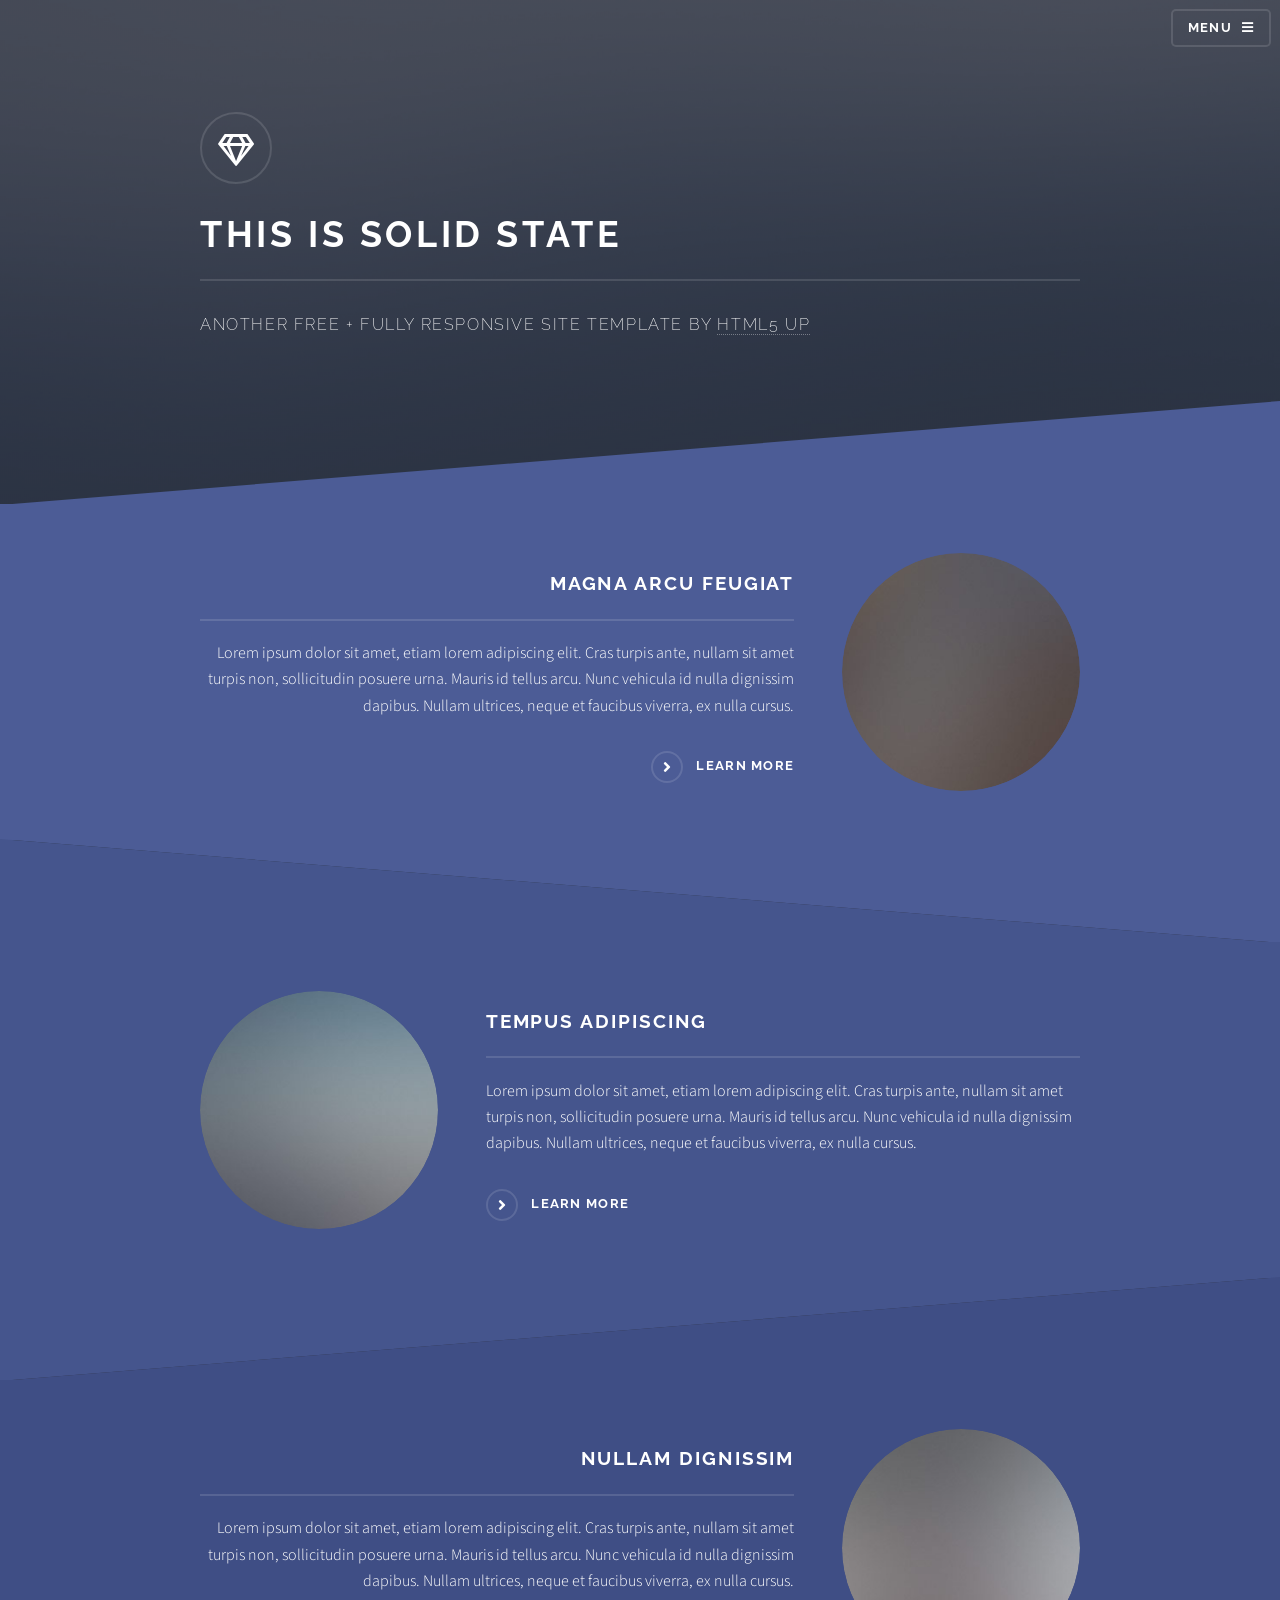
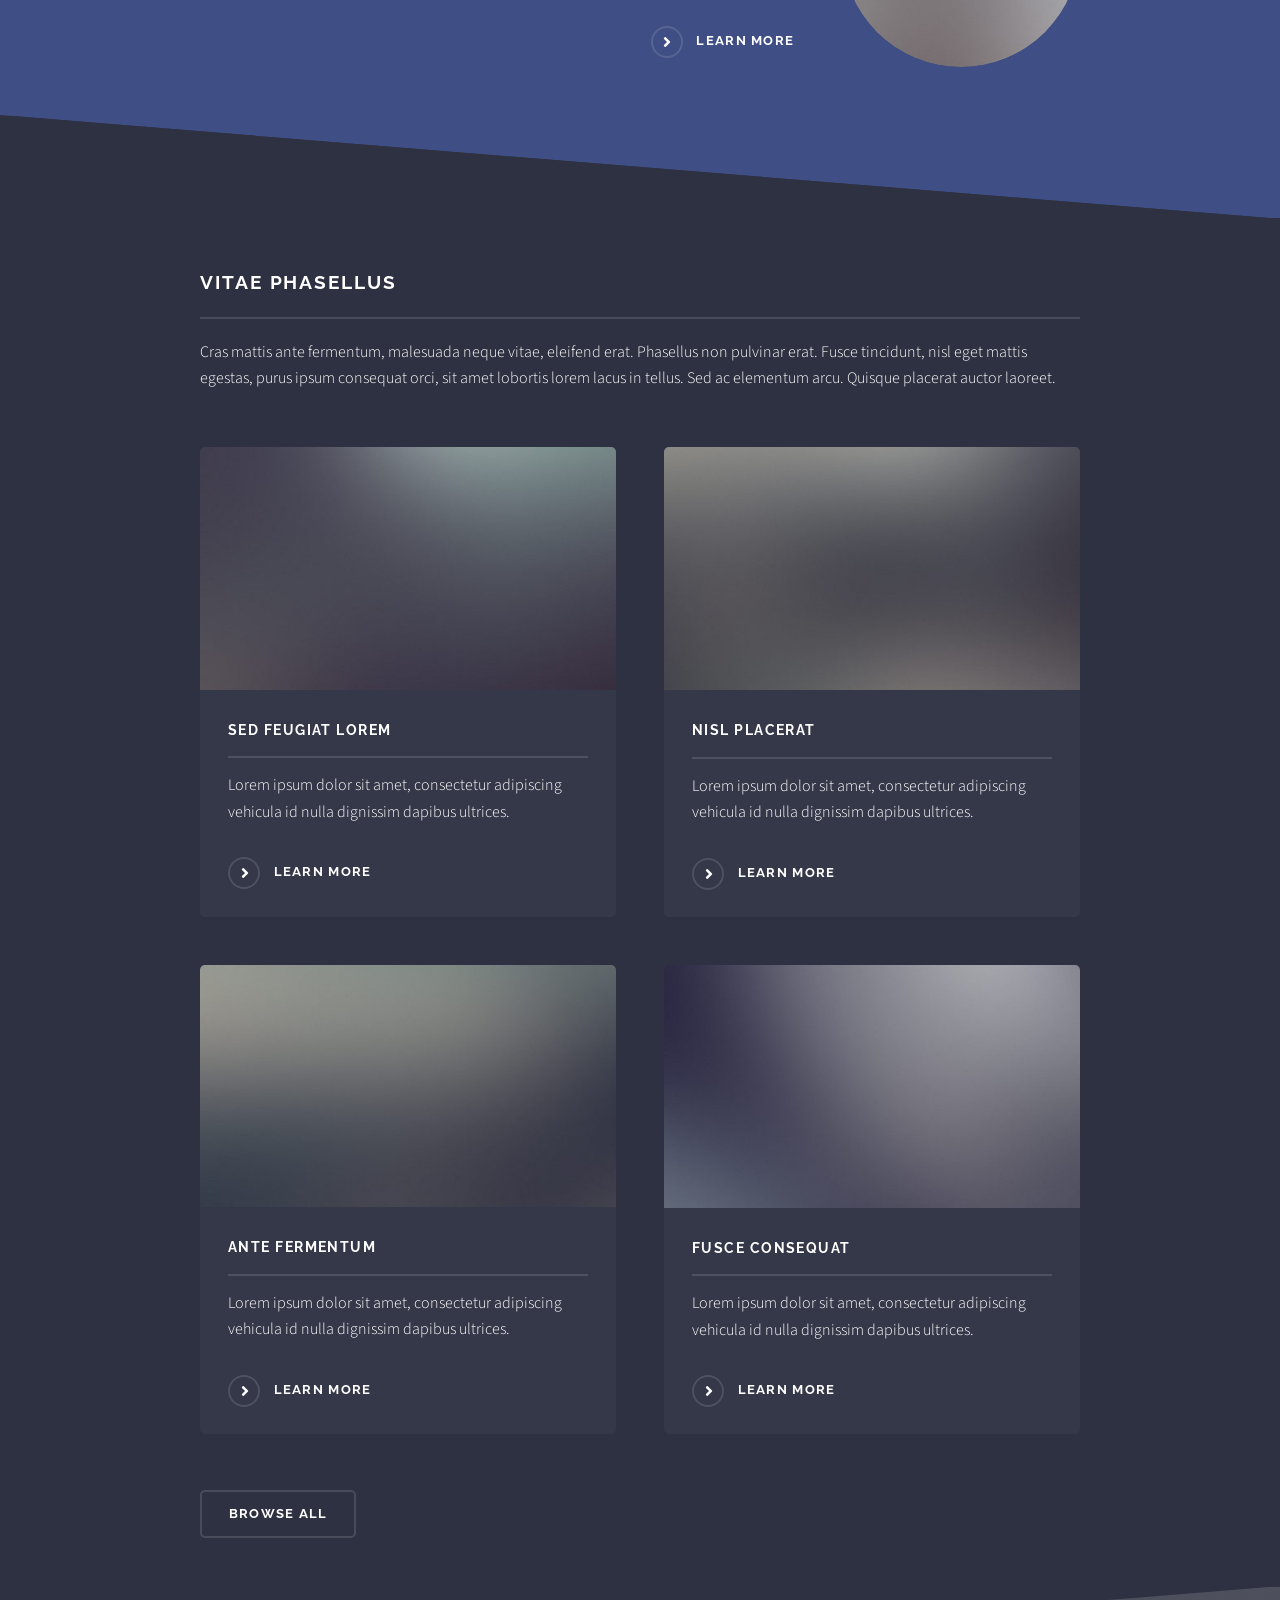
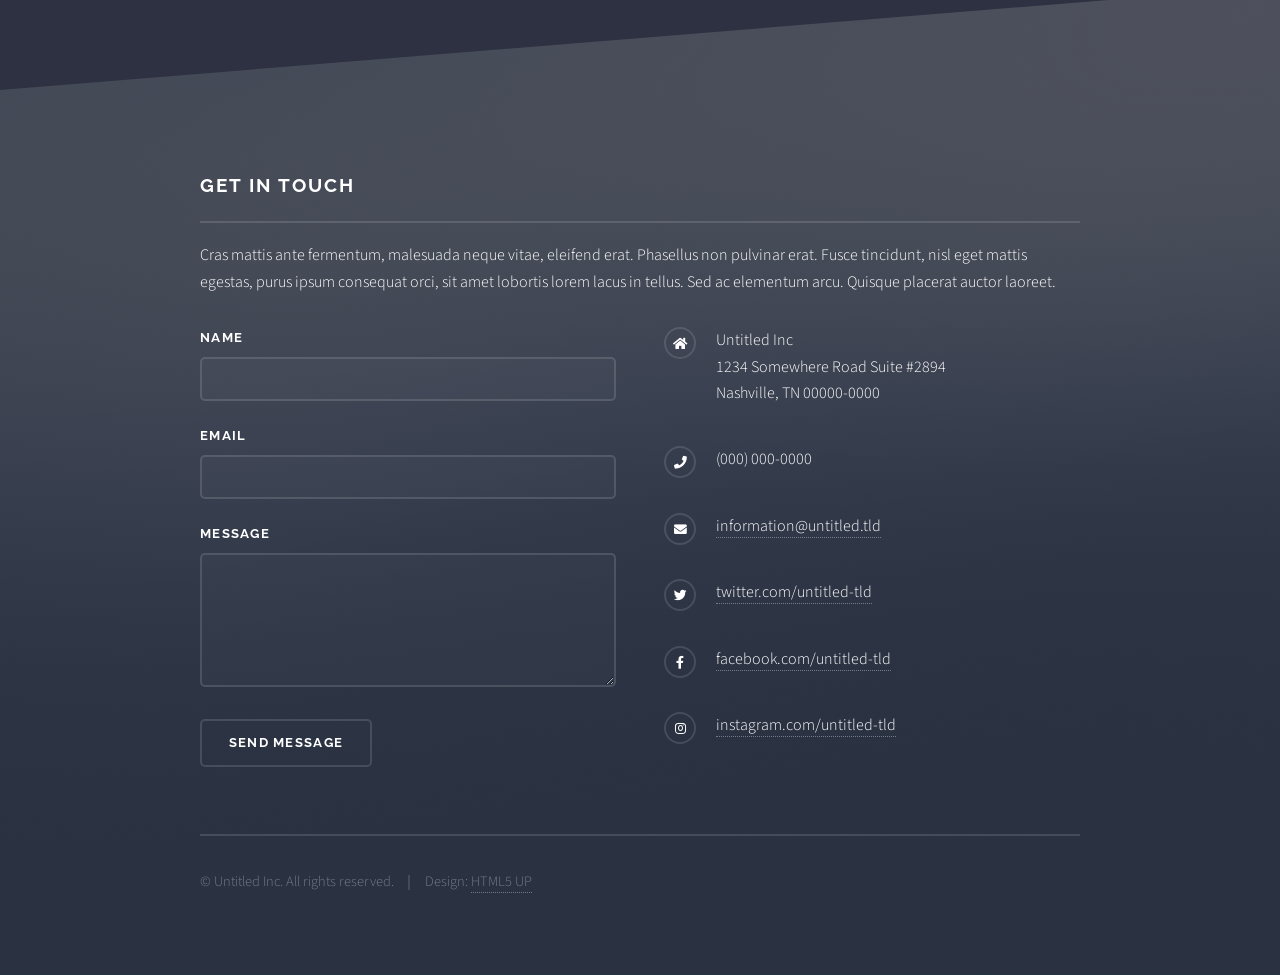
<file: portfolio_templates/architecture/html5up-solid-state/index.html>
<!DOCTYPE HTML>
<!--
	Solid State by HTML5 UP
	html5up.net | @ajlkn
	Free for personal and commercial use under the CCA 3.0 license (html5up.net/license)
-->
<html>
	<head>
		<title>Solid State by HTML5 UP</title>
		<meta charset="utf-8" />
		<meta name="viewport" content="width=device-width, initial-scale=1, user-scalable=no" />
		<link rel="stylesheet" href="assets/css/main.css" />
		<noscript><link rel="stylesheet" href="assets/css/noscript.css" /></noscript>
	</head>
	<body class="is-preload">

		<!-- Page Wrapper -->
			<div id="page-wrapper">

				<!-- Header -->
					<header id="header" class="alt">
						<h1><a href="index.html">Solid State</a></h1>
						<nav>
							<a href="#menu">Menu</a>
						</nav>
					</header>

				<!-- Menu -->
					<nav id="menu">
						<div class="inner">
							<h2>Menu</h2>
							<ul class="links">
								<li><a href="index.html">Home</a></li>
								<li><a href="generic.html">Generic</a></li>
								<li><a href="elements.html">Elements</a></li>
								<li><a href="#">Log In</a></li>
								<li><a href="#">Sign Up</a></li>
							</ul>
							<a href="#" class="close">Close</a>
						</div>
					</nav>

				<!-- Banner -->
					<section id="banner">
						<div class="inner">
							<div class="logo"><span class="icon fa-gem"></span></div>
							<h2>This is Solid State</h2>
							<p>Another free + fully responsive site template by <a href="http://html5up.net">HTML5 UP</a></p>
						</div>
					</section>

				<!-- Wrapper -->
					<section id="wrapper">

						<!-- One -->
							<section id="one" class="wrapper spotlight style1">
								<div class="inner">
									<a href="#" class="image"><img src="images/pic01.jpg" alt="" /></a>
									<div class="content">
										<h2 class="major">Magna arcu feugiat</h2>
										<p>Lorem ipsum dolor sit amet, etiam lorem adipiscing elit. Cras turpis ante, nullam sit amet turpis non, sollicitudin posuere urna. Mauris id tellus arcu. Nunc vehicula id nulla dignissim dapibus. Nullam ultrices, neque et faucibus viverra, ex nulla cursus.</p>
										<a href="#" class="special">Learn more</a>
									</div>
								</div>
							</section>

						<!-- Two -->
							<section id="two" class="wrapper alt spotlight style2">
								<div class="inner">
									<a href="#" class="image"><img src="images/pic02.jpg" alt="" /></a>
									<div class="content">
										<h2 class="major">Tempus adipiscing</h2>
										<p>Lorem ipsum dolor sit amet, etiam lorem adipiscing elit. Cras turpis ante, nullam sit amet turpis non, sollicitudin posuere urna. Mauris id tellus arcu. Nunc vehicula id nulla dignissim dapibus. Nullam ultrices, neque et faucibus viverra, ex nulla cursus.</p>
										<a href="#" class="special">Learn more</a>
									</div>
								</div>
							</section>

						<!-- Three -->
							<section id="three" class="wrapper spotlight style3">
								<div class="inner">
									<a href="#" class="image"><img src="images/pic03.jpg" alt="" /></a>
									<div class="content">
										<h2 class="major">Nullam dignissim</h2>
										<p>Lorem ipsum dolor sit amet, etiam lorem adipiscing elit. Cras turpis ante, nullam sit amet turpis non, sollicitudin posuere urna. Mauris id tellus arcu. Nunc vehicula id nulla dignissim dapibus. Nullam ultrices, neque et faucibus viverra, ex nulla cursus.</p>
										<a href="#" class="special">Learn more</a>
									</div>
								</div>
							</section>

						<!-- Four -->
							<section id="four" class="wrapper alt style1">
								<div class="inner">
									<h2 class="major">Vitae phasellus</h2>
									<p>Cras mattis ante fermentum, malesuada neque vitae, eleifend erat. Phasellus non pulvinar erat. Fusce tincidunt, nisl eget mattis egestas, purus ipsum consequat orci, sit amet lobortis lorem lacus in tellus. Sed ac elementum arcu. Quisque placerat auctor laoreet.</p>
									<section class="features">
										<article>
											<a href="#" class="image"><img src="images/pic04.jpg" alt="" /></a>
											<h3 class="major">Sed feugiat lorem</h3>
											<p>Lorem ipsum dolor sit amet, consectetur adipiscing vehicula id nulla dignissim dapibus ultrices.</p>
											<a href="#" class="special">Learn more</a>
										</article>
										<article>
											<a href="#" class="image"><img src="images/pic05.jpg" alt="" /></a>
											<h3 class="major">Nisl placerat</h3>
											<p>Lorem ipsum dolor sit amet, consectetur adipiscing vehicula id nulla dignissim dapibus ultrices.</p>
											<a href="#" class="special">Learn more</a>
										</article>
										<article>
											<a href="#" class="image"><img src="images/pic06.jpg" alt="" /></a>
											<h3 class="major">Ante fermentum</h3>
											<p>Lorem ipsum dolor sit amet, consectetur adipiscing vehicula id nulla dignissim dapibus ultrices.</p>
											<a href="#" class="special">Learn more</a>
										</article>
										<article>
											<a href="#" class="image"><img src="images/pic07.jpg" alt="" /></a>
											<h3 class="major">Fusce consequat</h3>
											<p>Lorem ipsum dolor sit amet, consectetur adipiscing vehicula id nulla dignissim dapibus ultrices.</p>
											<a href="#" class="special">Learn more</a>
										</article>
									</section>
									<ul class="actions">
										<li><a href="#" class="button">Browse All</a></li>
									</ul>
								</div>
							</section>

					</section>

				<!-- Footer -->
					<section id="footer">
						<div class="inner">
							<h2 class="major">Get in touch</h2>
							<p>Cras mattis ante fermentum, malesuada neque vitae, eleifend erat. Phasellus non pulvinar erat. Fusce tincidunt, nisl eget mattis egestas, purus ipsum consequat orci, sit amet lobortis lorem lacus in tellus. Sed ac elementum arcu. Quisque placerat auctor laoreet.</p>
							<form method="post" action="#">
								<div class="fields">
									<div class="field">
										<label for="name">Name</label>
										<input type="text" name="name" id="name" />
									</div>
									<div class="field">
										<label for="email">Email</label>
										<input type="email" name="email" id="email" />
									</div>
									<div class="field">
										<label for="message">Message</label>
										<textarea name="message" id="message" rows="4"></textarea>
									</div>
								</div>
								<ul class="actions">
									<li><input type="submit" value="Send Message" /></li>
								</ul>
							</form>
							<ul class="contact">
								<li class="icon solid fa-home">
									Untitled Inc<br />
									1234 Somewhere Road Suite #2894<br />
									Nashville, TN 00000-0000
								</li>
								<li class="icon solid fa-phone">(000) 000-0000</li>
								<li class="icon solid fa-envelope"><a href="#">information@untitled.tld</a></li>
								<li class="icon brands fa-twitter"><a href="#">twitter.com/untitled-tld</a></li>
								<li class="icon brands fa-facebook-f"><a href="#">facebook.com/untitled-tld</a></li>
								<li class="icon brands fa-instagram"><a href="#">instagram.com/untitled-tld</a></li>
							</ul>
							<ul class="copyright">
								<li>&copy; Untitled Inc. All rights reserved.</li><li>Design: <a href="http://html5up.net">HTML5 UP</a></li>
							</ul>
						</div>
					</section>

			</div>

		<!-- Scripts -->
			<script src="assets/js/jquery.min.js"></script>
			<script src="assets/js/jquery.scrollex.min.js"></script>
			<script src="assets/js/browser.min.js"></script>
			<script src="assets/js/breakpoints.min.js"></script>
			<script src="assets/js/util.js"></script>
			<script src="assets/js/main.js"></script>

	</body>
</html>
</file>
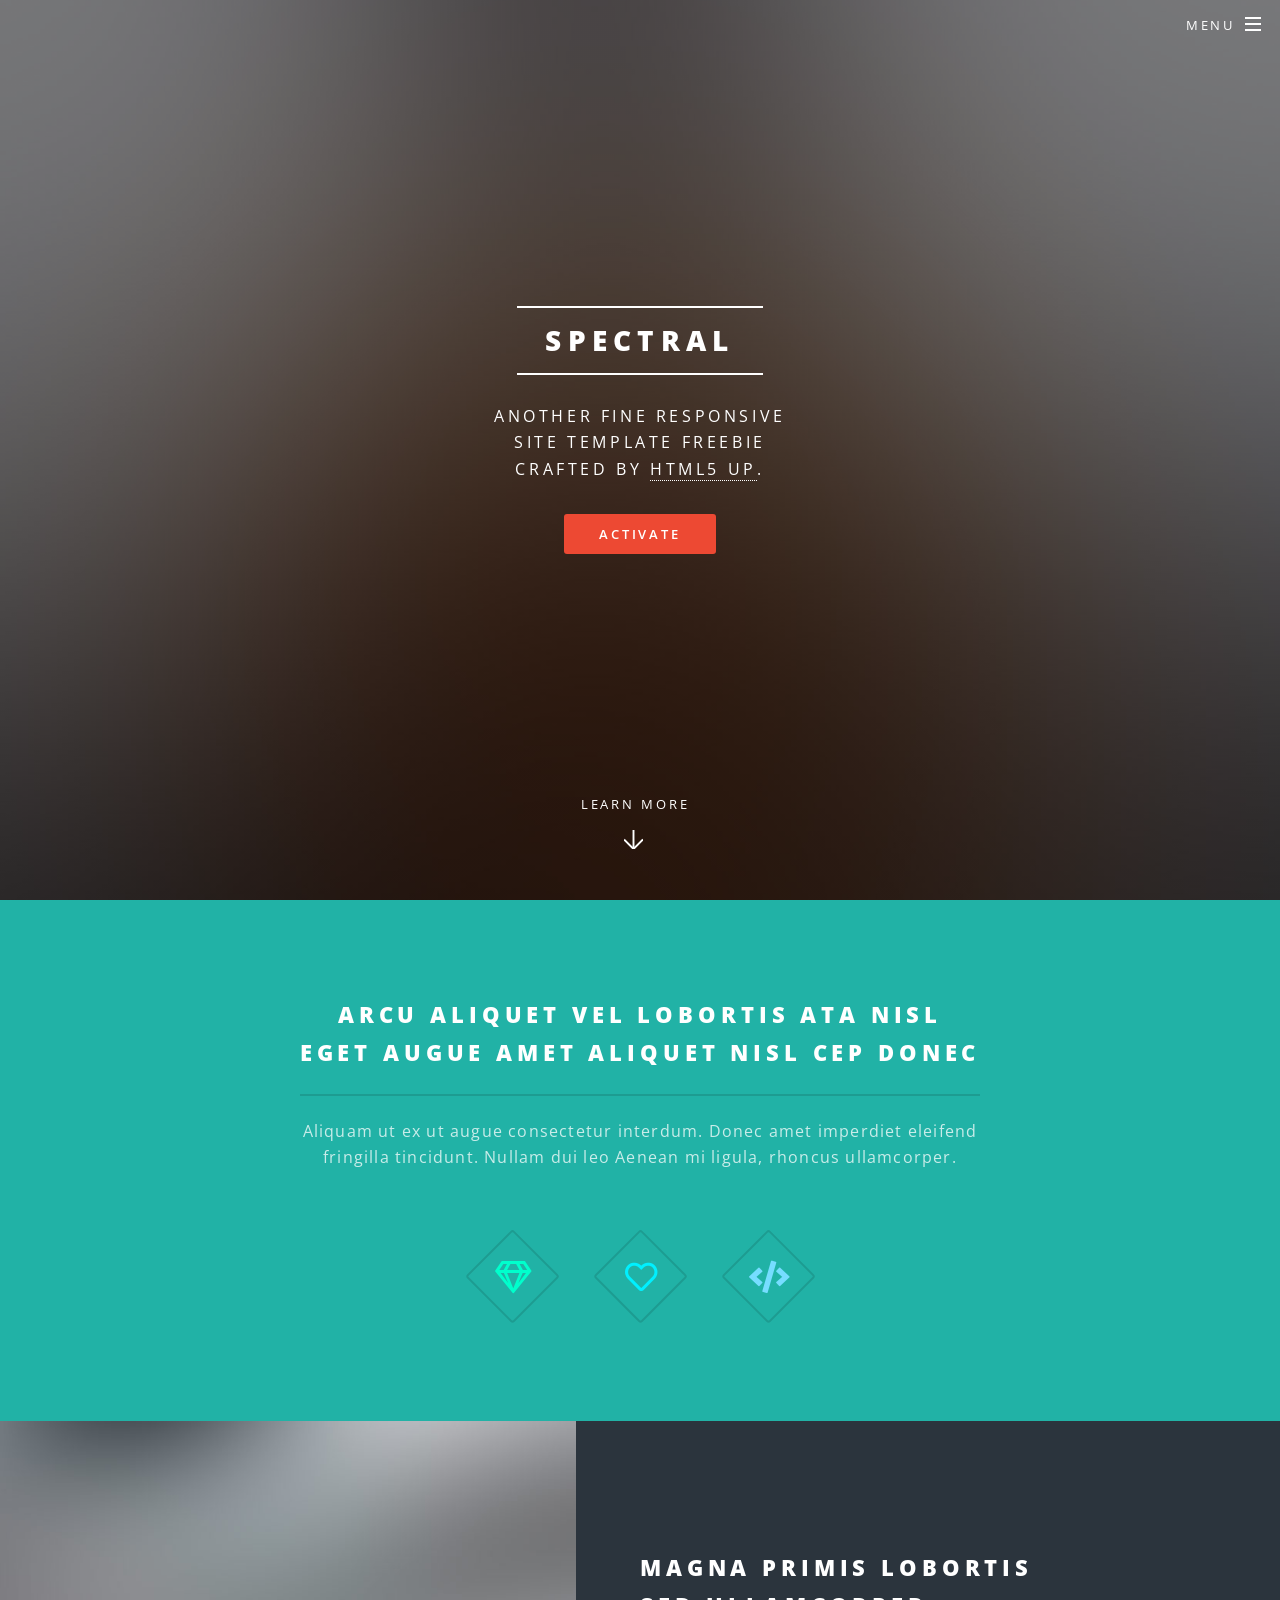
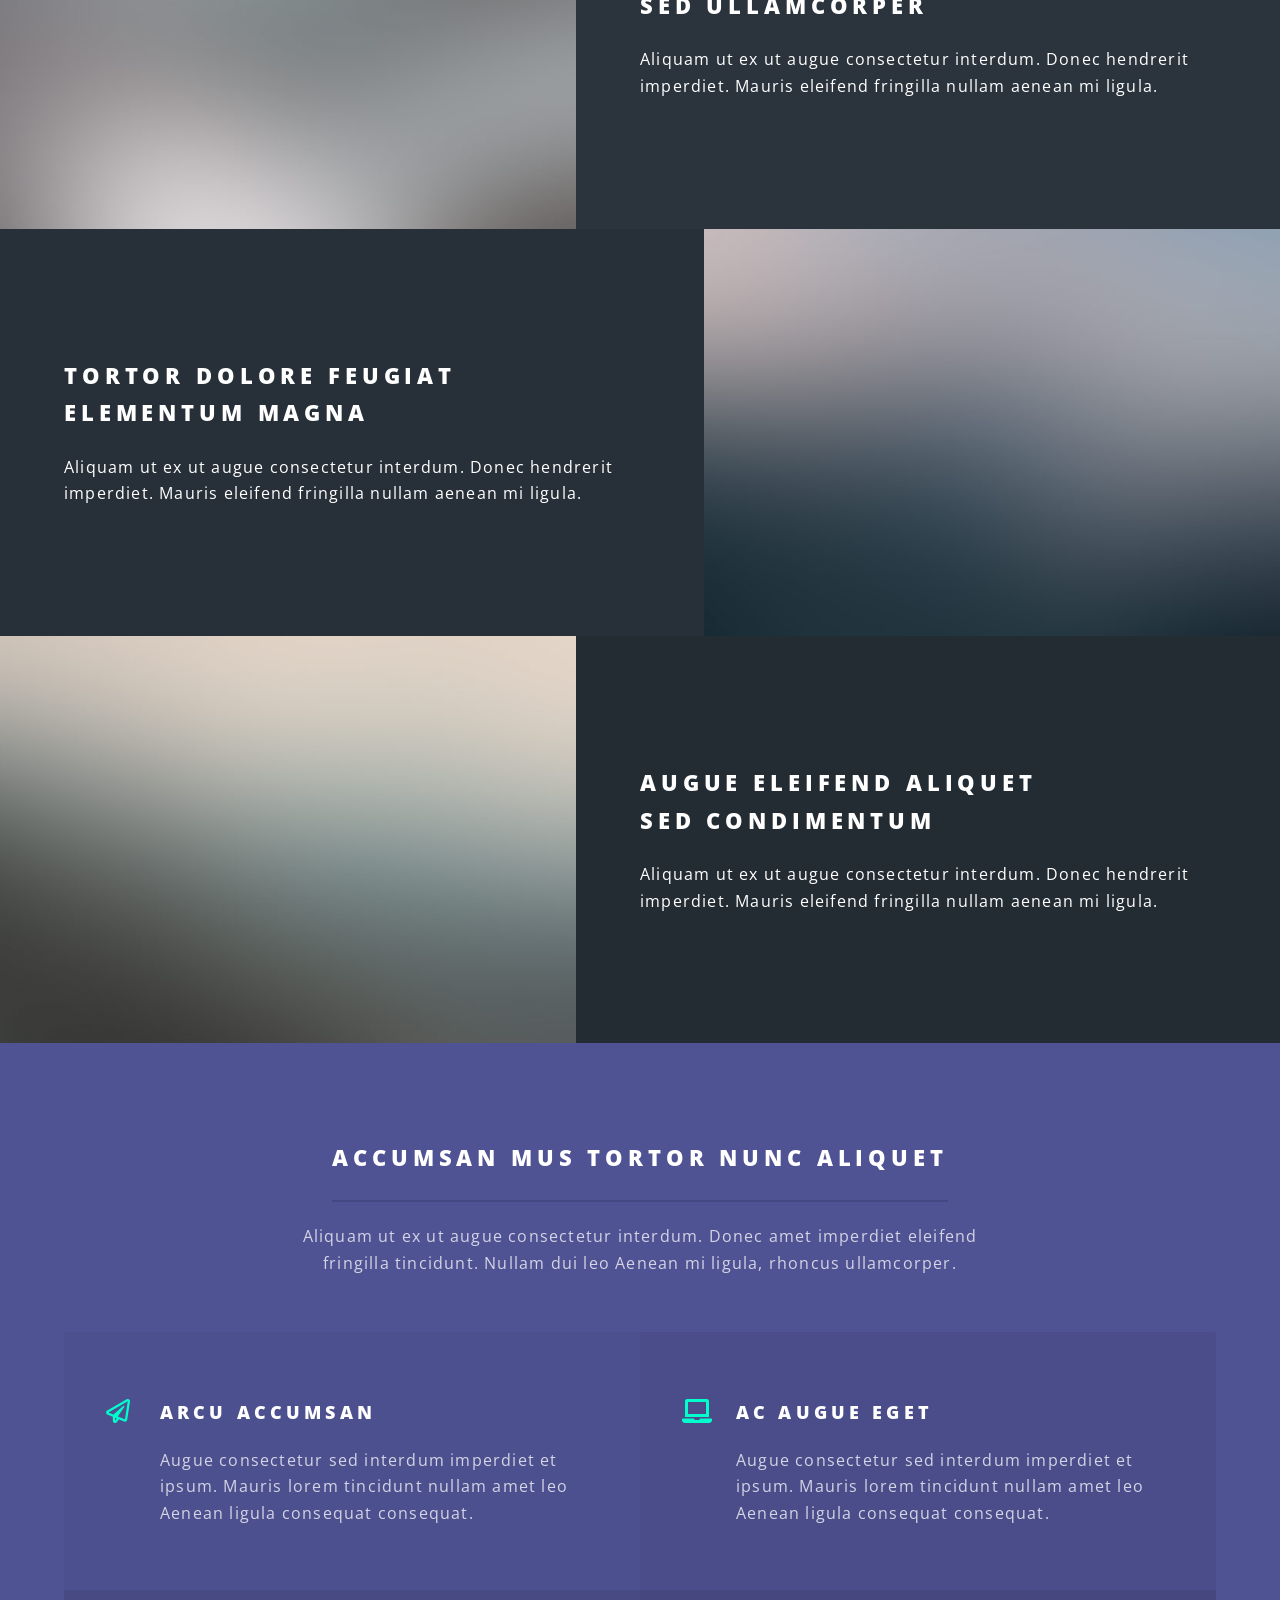
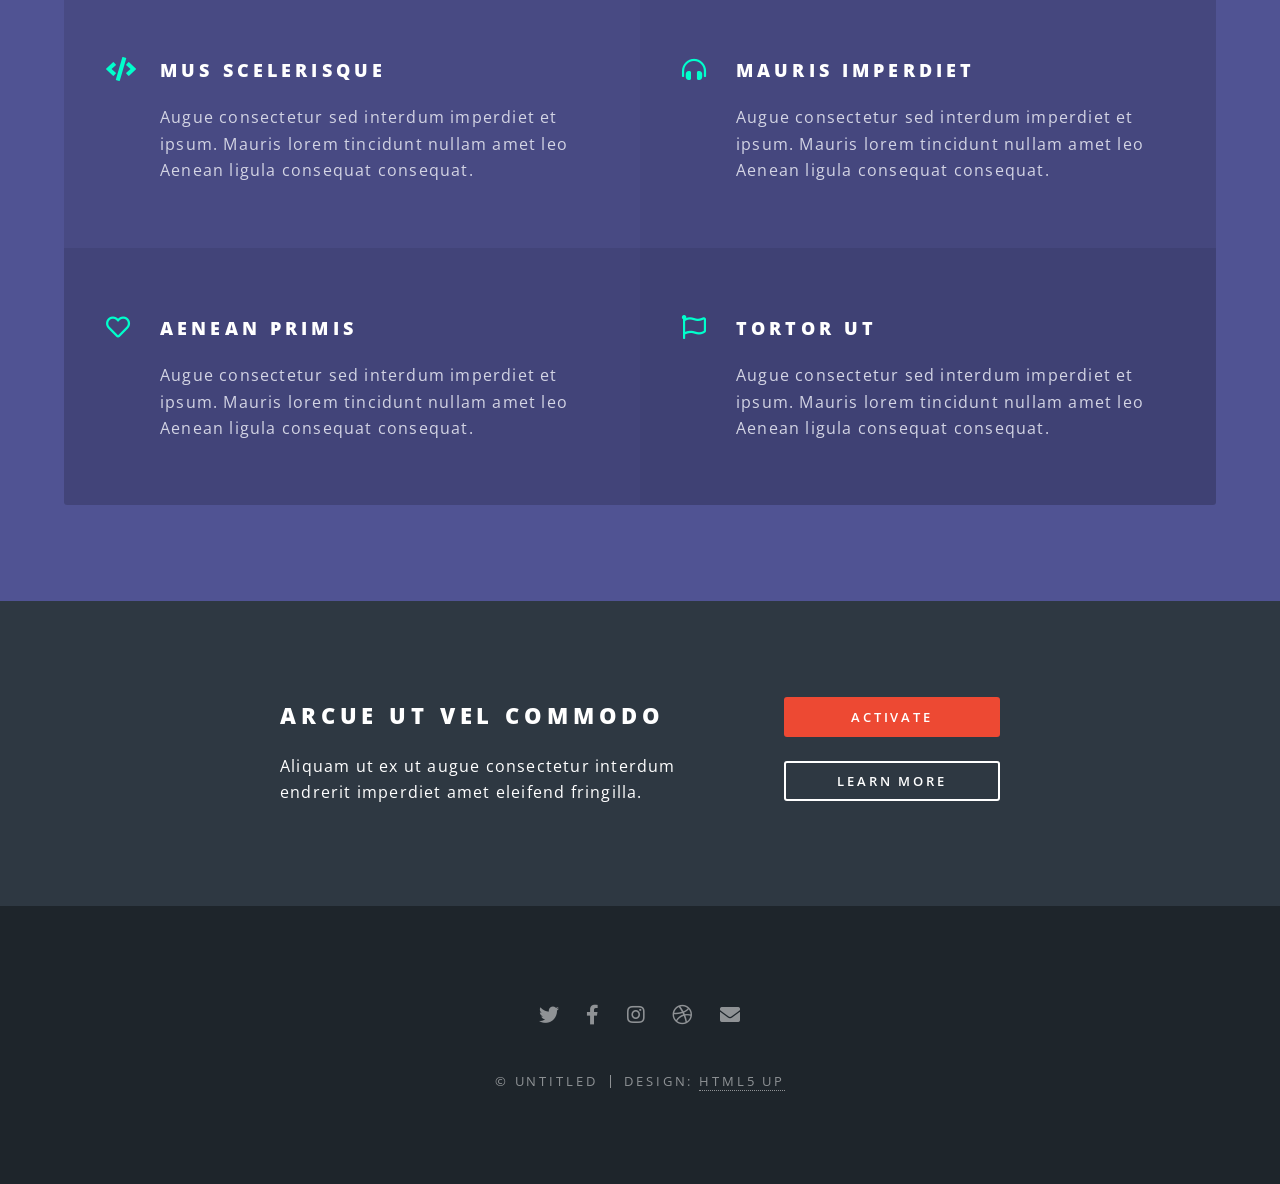
<file: portfolio_templates/architecture/html5up-spectral/index.html>
<!DOCTYPE HTML>
<!--
	Spectral by HTML5 UP
	html5up.net | @ajlkn
	Free for personal and commercial use under the CCA 3.0 license (html5up.net/license)
-->
<html>
	<head>
		<title>Spectral by HTML5 UP</title>
		<meta charset="utf-8" />
		<meta name="viewport" content="width=device-width, initial-scale=1, user-scalable=no" />
		<link rel="stylesheet" href="assets/css/main.css" />
		<noscript><link rel="stylesheet" href="assets/css/noscript.css" /></noscript>
	</head>
	<body class="landing is-preload">

		<!-- Page Wrapper -->
			<div id="page-wrapper">

				<!-- Header -->
					<header id="header" class="alt">
						<h1><a href="index.html">Spectral</a></h1>
						<nav id="nav">
							<ul>
								<li class="special">
									<a href="#menu" class="menuToggle"><span>Menu</span></a>
									<div id="menu">
										<ul>
											<li><a href="index.html">Home</a></li>
											<li><a href="generic.html">Generic</a></li>
											<li><a href="elements.html">Elements</a></li>
											<li><a href="#">Sign Up</a></li>
											<li><a href="#">Log In</a></li>
										</ul>
									</div>
								</li>
							</ul>
						</nav>
					</header>

				<!-- Banner -->
					<section id="banner">
						<div class="inner">
							<h2>Spectral</h2>
							<p>Another fine responsive<br />
							site template freebie<br />
							crafted by <a href="http://html5up.net">HTML5 UP</a>.</p>
							<ul class="actions special">
								<li><a href="#" class="button primary">Activate</a></li>
							</ul>
						</div>
						<a href="#one" class="more scrolly">Learn More</a>
					</section>

				<!-- One -->
					<section id="one" class="wrapper style1 special">
						<div class="inner">
							<header class="major">
								<h2>Arcu aliquet vel lobortis ata nisl<br />
								eget augue amet aliquet nisl cep donec</h2>
								<p>Aliquam ut ex ut augue consectetur interdum. Donec amet imperdiet eleifend<br />
								fringilla tincidunt. Nullam dui leo Aenean mi ligula, rhoncus ullamcorper.</p>
							</header>
							<ul class="icons major">
								<li><span class="icon fa-gem major style1"><span class="label">Lorem</span></span></li>
								<li><span class="icon fa-heart major style2"><span class="label">Ipsum</span></span></li>
								<li><span class="icon solid fa-code major style3"><span class="label">Dolor</span></span></li>
							</ul>
						</div>
					</section>

				<!-- Two -->
					<section id="two" class="wrapper alt style2">
						<section class="spotlight">
							<div class="image"><img src="images/pic01.jpg" alt="" /></div><div class="content">
								<h2>Magna primis lobortis<br />
								sed ullamcorper</h2>
								<p>Aliquam ut ex ut augue consectetur interdum. Donec hendrerit imperdiet. Mauris eleifend fringilla nullam aenean mi ligula.</p>
							</div>
						</section>
						<section class="spotlight">
							<div class="image"><img src="images/pic02.jpg" alt="" /></div><div class="content">
								<h2>Tortor dolore feugiat<br />
								elementum magna</h2>
								<p>Aliquam ut ex ut augue consectetur interdum. Donec hendrerit imperdiet. Mauris eleifend fringilla nullam aenean mi ligula.</p>
							</div>
						</section>
						<section class="spotlight">
							<div class="image"><img src="images/pic03.jpg" alt="" /></div><div class="content">
								<h2>Augue eleifend aliquet<br />
								sed condimentum</h2>
								<p>Aliquam ut ex ut augue consectetur interdum. Donec hendrerit imperdiet. Mauris eleifend fringilla nullam aenean mi ligula.</p>
							</div>
						</section>
					</section>

				<!-- Three -->
					<section id="three" class="wrapper style3 special">
						<div class="inner">
							<header class="major">
								<h2>Accumsan mus tortor nunc aliquet</h2>
								<p>Aliquam ut ex ut augue consectetur interdum. Donec amet imperdiet eleifend<br />
								fringilla tincidunt. Nullam dui leo Aenean mi ligula, rhoncus ullamcorper.</p>
							</header>
							<ul class="features">
								<li class="icon fa-paper-plane">
									<h3>Arcu accumsan</h3>
									<p>Augue consectetur sed interdum imperdiet et ipsum. Mauris lorem tincidunt nullam amet leo Aenean ligula consequat consequat.</p>
								</li>
								<li class="icon solid fa-laptop">
									<h3>Ac Augue Eget</h3>
									<p>Augue consectetur sed interdum imperdiet et ipsum. Mauris lorem tincidunt nullam amet leo Aenean ligula consequat consequat.</p>
								</li>
								<li class="icon solid fa-code">
									<h3>Mus Scelerisque</h3>
									<p>Augue consectetur sed interdum imperdiet et ipsum. Mauris lorem tincidunt nullam amet leo Aenean ligula consequat consequat.</p>
								</li>
								<li class="icon solid fa-headphones-alt">
									<h3>Mauris Imperdiet</h3>
									<p>Augue consectetur sed interdum imperdiet et ipsum. Mauris lorem tincidunt nullam amet leo Aenean ligula consequat consequat.</p>
								</li>
								<li class="icon fa-heart">
									<h3>Aenean Primis</h3>
									<p>Augue consectetur sed interdum imperdiet et ipsum. Mauris lorem tincidunt nullam amet leo Aenean ligula consequat consequat.</p>
								</li>
								<li class="icon fa-flag">
									<h3>Tortor Ut</h3>
									<p>Augue consectetur sed interdum imperdiet et ipsum. Mauris lorem tincidunt nullam amet leo Aenean ligula consequat consequat.</p>
								</li>
							</ul>
						</div>
					</section>

				<!-- CTA -->
					<section id="cta" class="wrapper style4">
						<div class="inner">
							<header>
								<h2>Arcue ut vel commodo</h2>
								<p>Aliquam ut ex ut augue consectetur interdum endrerit imperdiet amet eleifend fringilla.</p>
							</header>
							<ul class="actions stacked">
								<li><a href="#" class="button fit primary">Activate</a></li>
								<li><a href="#" class="button fit">Learn More</a></li>
							</ul>
						</div>
					</section>

				<!-- Footer -->
					<footer id="footer">
						<ul class="icons">
							<li><a href="#" class="icon brands fa-twitter"><span class="label">Twitter</span></a></li>
							<li><a href="#" class="icon brands fa-facebook-f"><span class="label">Facebook</span></a></li>
							<li><a href="#" class="icon brands fa-instagram"><span class="label">Instagram</span></a></li>
							<li><a href="#" class="icon brands fa-dribbble"><span class="label">Dribbble</span></a></li>
							<li><a href="#" class="icon solid fa-envelope"><span class="label">Email</span></a></li>
						</ul>
						<ul class="copyright">
							<li>&copy; Untitled</li><li>Design: <a href="http://html5up.net">HTML5 UP</a></li>
						</ul>
					</footer>

			</div>

		<!-- Scripts -->
			<script src="assets/js/jquery.min.js"></script>
			<script src="assets/js/jquery.scrollex.min.js"></script>
			<script src="assets/js/jquery.scrolly.min.js"></script>
			<script src="assets/js/browser.min.js"></script>
			<script src="assets/js/breakpoints.min.js"></script>
			<script src="assets/js/util.js"></script>
			<script src="assets/js/main.js"></script>

	</body>
</html>
</file>
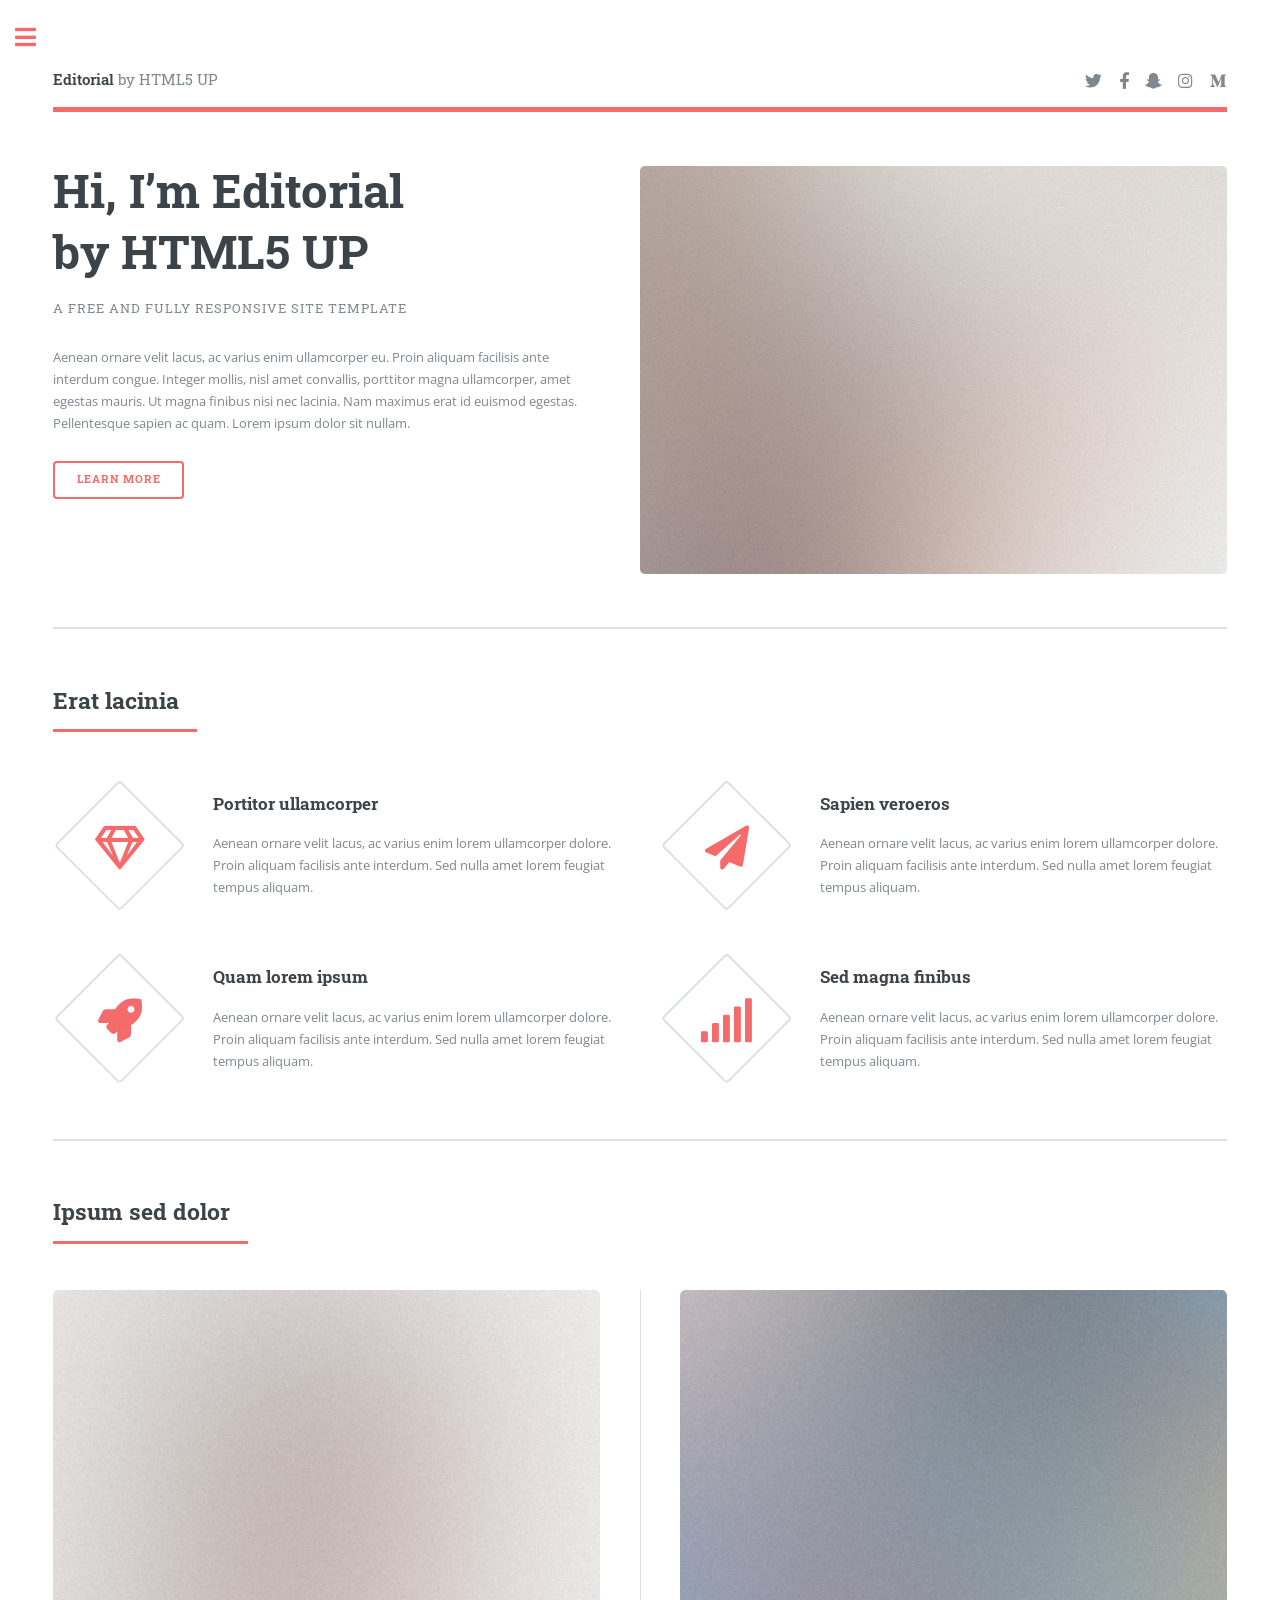
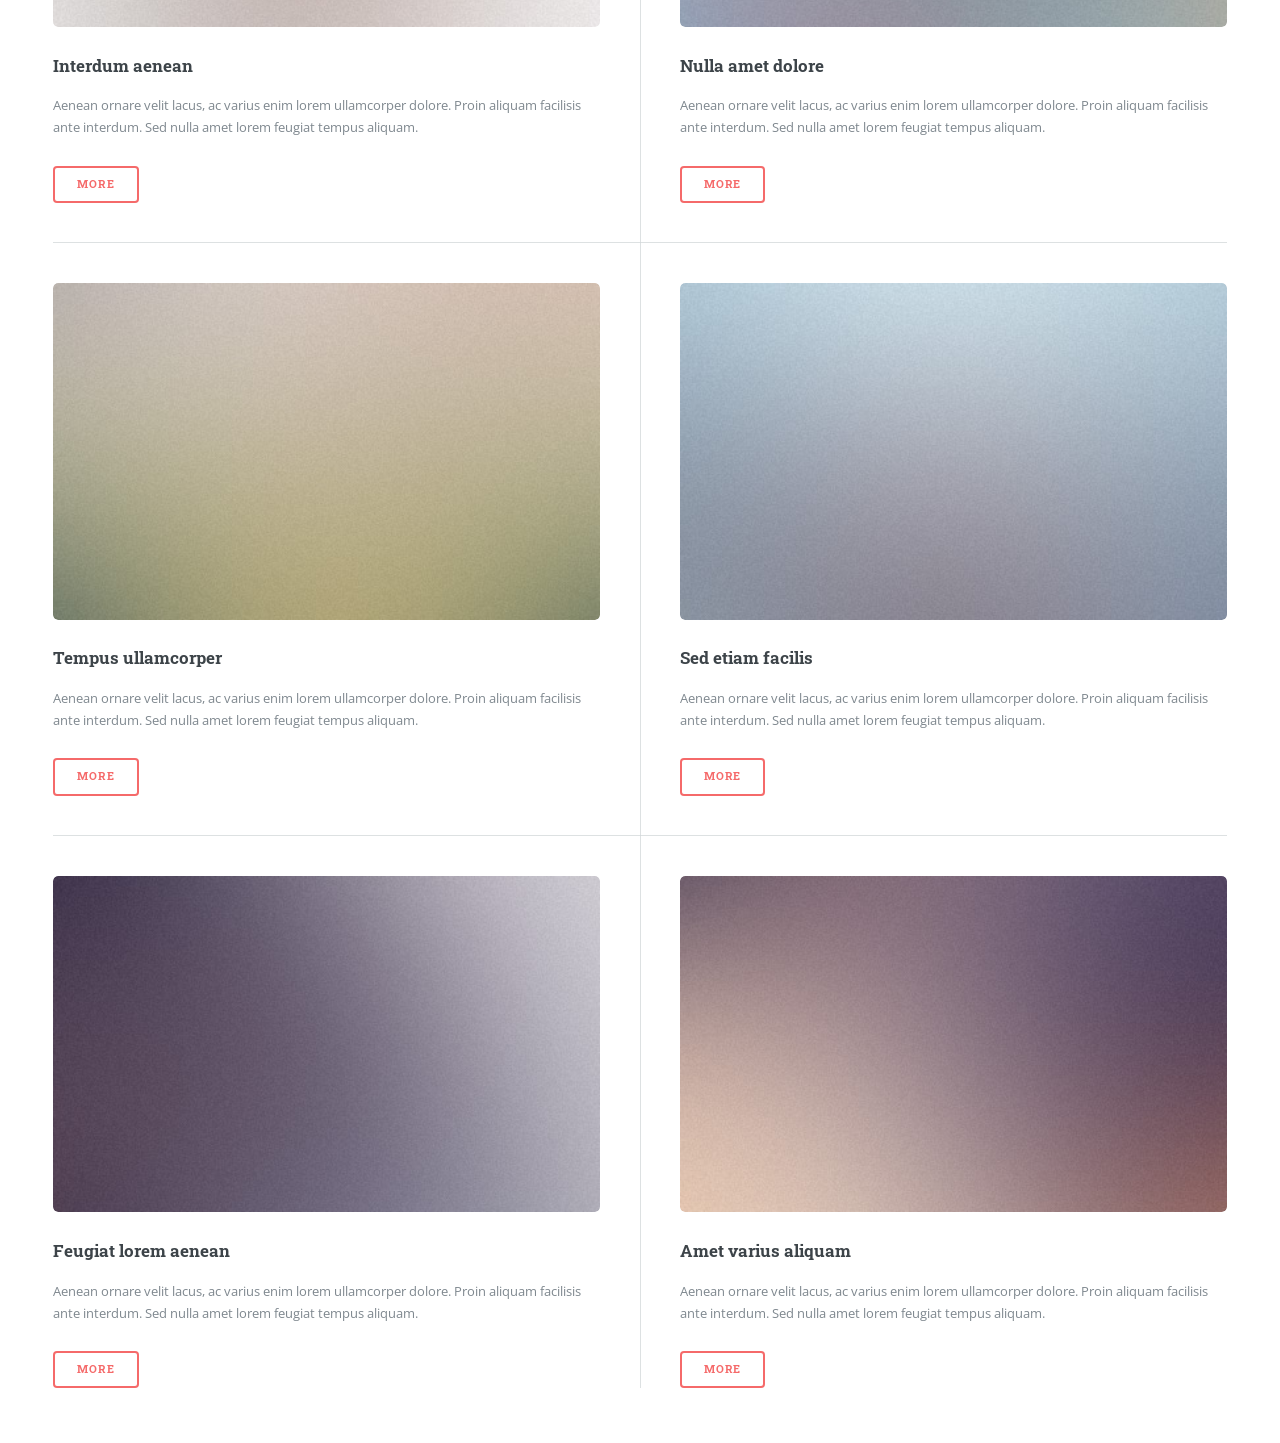
<file: portfolio_templates/creative/html5up-editorial/index.html>
<!DOCTYPE HTML>
<!--
	Editorial by HTML5 UP
	html5up.net | @ajlkn
	Free for personal and commercial use under the CCA 3.0 license (html5up.net/license)
-->
<html>
	<head>
		<title>Editorial by HTML5 UP</title>
		<meta charset="utf-8" />
		<meta name="viewport" content="width=device-width, initial-scale=1, user-scalable=no" />
		<link rel="stylesheet" href="assets/css/main.css" />
	</head>
	<body class="is-preload">

		<!-- Wrapper -->
			<div id="wrapper">

				<!-- Main -->
					<div id="main">
						<div class="inner">

							<!-- Header -->
								<header id="header">
									<a href="index.html" class="logo"><strong>Editorial</strong> by HTML5 UP</a>
									<ul class="icons">
										<li><a href="#" class="icon brands fa-twitter"><span class="label">Twitter</span></a></li>
										<li><a href="#" class="icon brands fa-facebook-f"><span class="label">Facebook</span></a></li>
										<li><a href="#" class="icon brands fa-snapchat-ghost"><span class="label">Snapchat</span></a></li>
										<li><a href="#" class="icon brands fa-instagram"><span class="label">Instagram</span></a></li>
										<li><a href="#" class="icon brands fa-medium-m"><span class="label">Medium</span></a></li>
									</ul>
								</header>

							<!-- Banner -->
								<section id="banner">
									<div class="content">
										<header>
											<h1>Hi, I’m Editorial<br />
											by HTML5 UP</h1>
											<p>A free and fully responsive site template</p>
										</header>
										<p>Aenean ornare velit lacus, ac varius enim ullamcorper eu. Proin aliquam facilisis ante interdum congue. Integer mollis, nisl amet convallis, porttitor magna ullamcorper, amet egestas mauris. Ut magna finibus nisi nec lacinia. Nam maximus erat id euismod egestas. Pellentesque sapien ac quam. Lorem ipsum dolor sit nullam.</p>
										<ul class="actions">
											<li><a href="#" class="button big">Learn More</a></li>
										</ul>
									</div>
									<span class="image object">
										<img src="images/pic10.jpg" alt="" />
									</span>
								</section>

							<!-- Section -->
								<section>
									<header class="major">
										<h2>Erat lacinia</h2>
									</header>
									<div class="features">
										<article>
											<span class="icon fa-gem"></span>
											<div class="content">
												<h3>Portitor ullamcorper</h3>
												<p>Aenean ornare velit lacus, ac varius enim lorem ullamcorper dolore. Proin aliquam facilisis ante interdum. Sed nulla amet lorem feugiat tempus aliquam.</p>
											</div>
										</article>
										<article>
											<span class="icon solid fa-paper-plane"></span>
											<div class="content">
												<h3>Sapien veroeros</h3>
												<p>Aenean ornare velit lacus, ac varius enim lorem ullamcorper dolore. Proin aliquam facilisis ante interdum. Sed nulla amet lorem feugiat tempus aliquam.</p>
											</div>
										</article>
										<article>
											<span class="icon solid fa-rocket"></span>
											<div class="content">
												<h3>Quam lorem ipsum</h3>
												<p>Aenean ornare velit lacus, ac varius enim lorem ullamcorper dolore. Proin aliquam facilisis ante interdum. Sed nulla amet lorem feugiat tempus aliquam.</p>
											</div>
										</article>
										<article>
											<span class="icon solid fa-signal"></span>
											<div class="content">
												<h3>Sed magna finibus</h3>
												<p>Aenean ornare velit lacus, ac varius enim lorem ullamcorper dolore. Proin aliquam facilisis ante interdum. Sed nulla amet lorem feugiat tempus aliquam.</p>
											</div>
										</article>
									</div>
								</section>

							<!-- Section -->
								<section>
									<header class="major">
										<h2>Ipsum sed dolor</h2>
									</header>
									<div class="posts">
										<article>
											<a href="#" class="image"><img src="images/pic01.jpg" alt="" /></a>
											<h3>Interdum aenean</h3>
											<p>Aenean ornare velit lacus, ac varius enim lorem ullamcorper dolore. Proin aliquam facilisis ante interdum. Sed nulla amet lorem feugiat tempus aliquam.</p>
											<ul class="actions">
												<li><a href="#" class="button">More</a></li>
											</ul>
										</article>
										<article>
											<a href="#" class="image"><img src="images/pic02.jpg" alt="" /></a>
											<h3>Nulla amet dolore</h3>
											<p>Aenean ornare velit lacus, ac varius enim lorem ullamcorper dolore. Proin aliquam facilisis ante interdum. Sed nulla amet lorem feugiat tempus aliquam.</p>
											<ul class="actions">
												<li><a href="#" class="button">More</a></li>
											</ul>
										</article>
										<article>
											<a href="#" class="image"><img src="images/pic03.jpg" alt="" /></a>
											<h3>Tempus ullamcorper</h3>
											<p>Aenean ornare velit lacus, ac varius enim lorem ullamcorper dolore. Proin aliquam facilisis ante interdum. Sed nulla amet lorem feugiat tempus aliquam.</p>
											<ul class="actions">
												<li><a href="#" class="button">More</a></li>
											</ul>
										</article>
										<article>
											<a href="#" class="image"><img src="images/pic04.jpg" alt="" /></a>
											<h3>Sed etiam facilis</h3>
											<p>Aenean ornare velit lacus, ac varius enim lorem ullamcorper dolore. Proin aliquam facilisis ante interdum. Sed nulla amet lorem feugiat tempus aliquam.</p>
											<ul class="actions">
												<li><a href="#" class="button">More</a></li>
											</ul>
										</article>
										<article>
											<a href="#" class="image"><img src="images/pic05.jpg" alt="" /></a>
											<h3>Feugiat lorem aenean</h3>
											<p>Aenean ornare velit lacus, ac varius enim lorem ullamcorper dolore. Proin aliquam facilisis ante interdum. Sed nulla amet lorem feugiat tempus aliquam.</p>
											<ul class="actions">
												<li><a href="#" class="button">More</a></li>
											</ul>
										</article>
										<article>
											<a href="#" class="image"><img src="images/pic06.jpg" alt="" /></a>
											<h3>Amet varius aliquam</h3>
											<p>Aenean ornare velit lacus, ac varius enim lorem ullamcorper dolore. Proin aliquam facilisis ante interdum. Sed nulla amet lorem feugiat tempus aliquam.</p>
											<ul class="actions">
												<li><a href="#" class="button">More</a></li>
											</ul>
										</article>
									</div>
								</section>

						</div>
					</div>

				<!-- Sidebar -->
					<div id="sidebar">
						<div class="inner">

							<!-- Search -->
								<section id="search" class="alt">
									<form method="post" action="#">
										<input type="text" name="query" id="query" placeholder="Search" />
									</form>
								</section>

							<!-- Menu -->
								<nav id="menu">
									<header class="major">
										<h2>Menu</h2>
									</header>
									<ul>
										<li><a href="index.html">Homepage</a></li>
										<li><a href="generic.html">Generic</a></li>
										<li><a href="elements.html">Elements</a></li>
										<li>
											<span class="opener">Submenu</span>
											<ul>
												<li><a href="#">Lorem Dolor</a></li>
												<li><a href="#">Ipsum Adipiscing</a></li>
												<li><a href="#">Tempus Magna</a></li>
												<li><a href="#">Feugiat Veroeros</a></li>
											</ul>
										</li>
										<li><a href="#">Etiam Dolore</a></li>
										<li><a href="#">Adipiscing</a></li>
										<li>
											<span class="opener">Another Submenu</span>
											<ul>
												<li><a href="#">Lorem Dolor</a></li>
												<li><a href="#">Ipsum Adipiscing</a></li>
												<li><a href="#">Tempus Magna</a></li>
												<li><a href="#">Feugiat Veroeros</a></li>
											</ul>
										</li>
										<li><a href="#">Maximus Erat</a></li>
										<li><a href="#">Sapien Mauris</a></li>
										<li><a href="#">Amet Lacinia</a></li>
									</ul>
								</nav>

							<!-- Section -->
								<section>
									<header class="major">
										<h2>Ante interdum</h2>
									</header>
									<div class="mini-posts">
										<article>
											<a href="#" class="image"><img src="images/pic07.jpg" alt="" /></a>
											<p>Aenean ornare velit lacus, ac varius enim lorem ullamcorper dolore aliquam.</p>
										</article>
										<article>
											<a href="#" class="image"><img src="images/pic08.jpg" alt="" /></a>
											<p>Aenean ornare velit lacus, ac varius enim lorem ullamcorper dolore aliquam.</p>
										</article>
										<article>
											<a href="#" class="image"><img src="images/pic09.jpg" alt="" /></a>
											<p>Aenean ornare velit lacus, ac varius enim lorem ullamcorper dolore aliquam.</p>
										</article>
									</div>
									<ul class="actions">
										<li><a href="#" class="button">More</a></li>
									</ul>
								</section>

							<!-- Section -->
								<section>
									<header class="major">
										<h2>Get in touch</h2>
									</header>
									<p>Sed varius enim lorem ullamcorper dolore aliquam aenean ornare velit lacus, ac varius enim lorem ullamcorper dolore. Proin sed aliquam facilisis ante interdum. Sed nulla amet lorem feugiat tempus aliquam.</p>
									<ul class="contact">
										<li class="icon solid fa-envelope"><a href="#">information@untitled.tld</a></li>
										<li class="icon solid fa-phone">(000) 000-0000</li>
										<li class="icon solid fa-home">1234 Somewhere Road #8254<br />
										Nashville, TN 00000-0000</li>
									</ul>
								</section>

							<!-- Footer -->
								<footer id="footer">
									<p class="copyright">&copy; Untitled. All rights reserved. Demo Images: <a href="https://unsplash.com">Unsplash</a>. Design: <a href="https://html5up.net">HTML5 UP</a>.</p>
								</footer>

						</div>
					</div>

			</div>

		<!-- Scripts -->
			<script src="assets/js/jquery.min.js"></script>
			<script src="assets/js/browser.min.js"></script>
			<script src="assets/js/breakpoints.min.js"></script>
			<script src="assets/js/util.js"></script>
			<script src="assets/js/main.js"></script>

	</body>
</html>
</file>
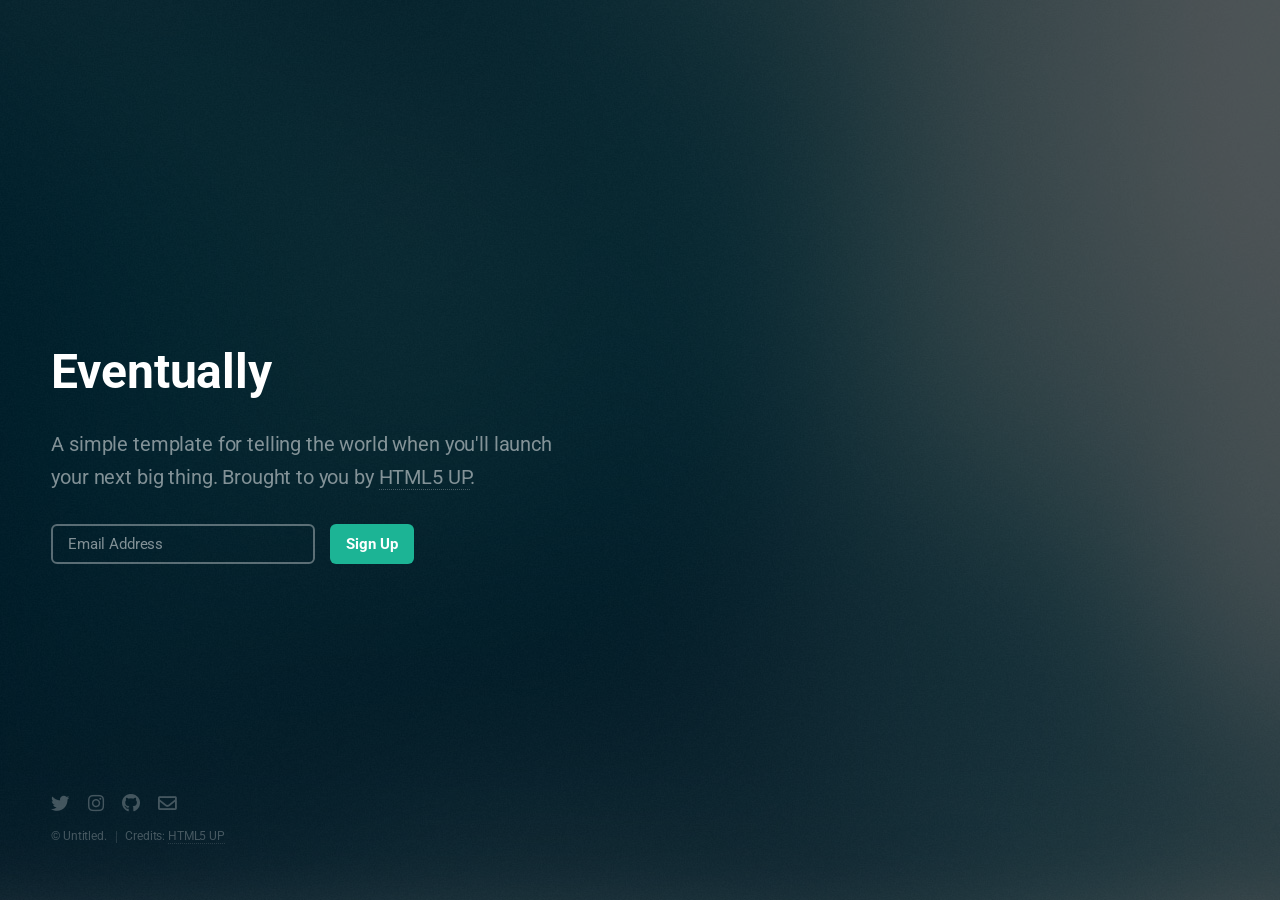
<file: portfolio_templates/creative/html5up-eventually/index.html>
<!DOCTYPE HTML>
<!--
	Eventually by HTML5 UP
	html5up.net | @ajlkn
	Free for personal and commercial use under the CCA 3.0 license (html5up.net/license)
-->
<html>
	<head>
		<title>Eventually by HTML5 UP</title>
		<meta charset="utf-8" />
		<meta name="viewport" content="width=device-width, initial-scale=1, user-scalable=no" />
		<link rel="stylesheet" href="assets/css/main.css" />
	</head>
	<body class="is-preload">

		<!-- Header -->
			<header id="header">
				<h1>Eventually</h1>
				<p>A simple template for telling the world when you'll launch<br />
				your next big thing. Brought to you by <a href="http://html5up.net">HTML5 UP</a>.</p>
			</header>

		<!-- Signup Form -->
			<form id="signup-form" method="post" action="#">
				<input type="email" name="email" id="email" placeholder="Email Address" />
				<input type="submit" value="Sign Up" />
			</form>

		<!-- Footer -->
			<footer id="footer">
				<ul class="icons">
					<li><a href="#" class="icon brands fa-twitter"><span class="label">Twitter</span></a></li>
					<li><a href="#" class="icon brands fa-instagram"><span class="label">Instagram</span></a></li>
					<li><a href="#" class="icon brands fa-github"><span class="label">GitHub</span></a></li>
					<li><a href="#" class="icon fa-envelope"><span class="label">Email</span></a></li>
				</ul>
				<ul class="copyright">
					<li>&copy; Untitled.</li><li>Credits: <a href="http://html5up.net">HTML5 UP</a></li>
				</ul>
			</footer>

		<!-- Scripts -->
			<script src="assets/js/main.js"></script>

	</body>
</html>
</file>
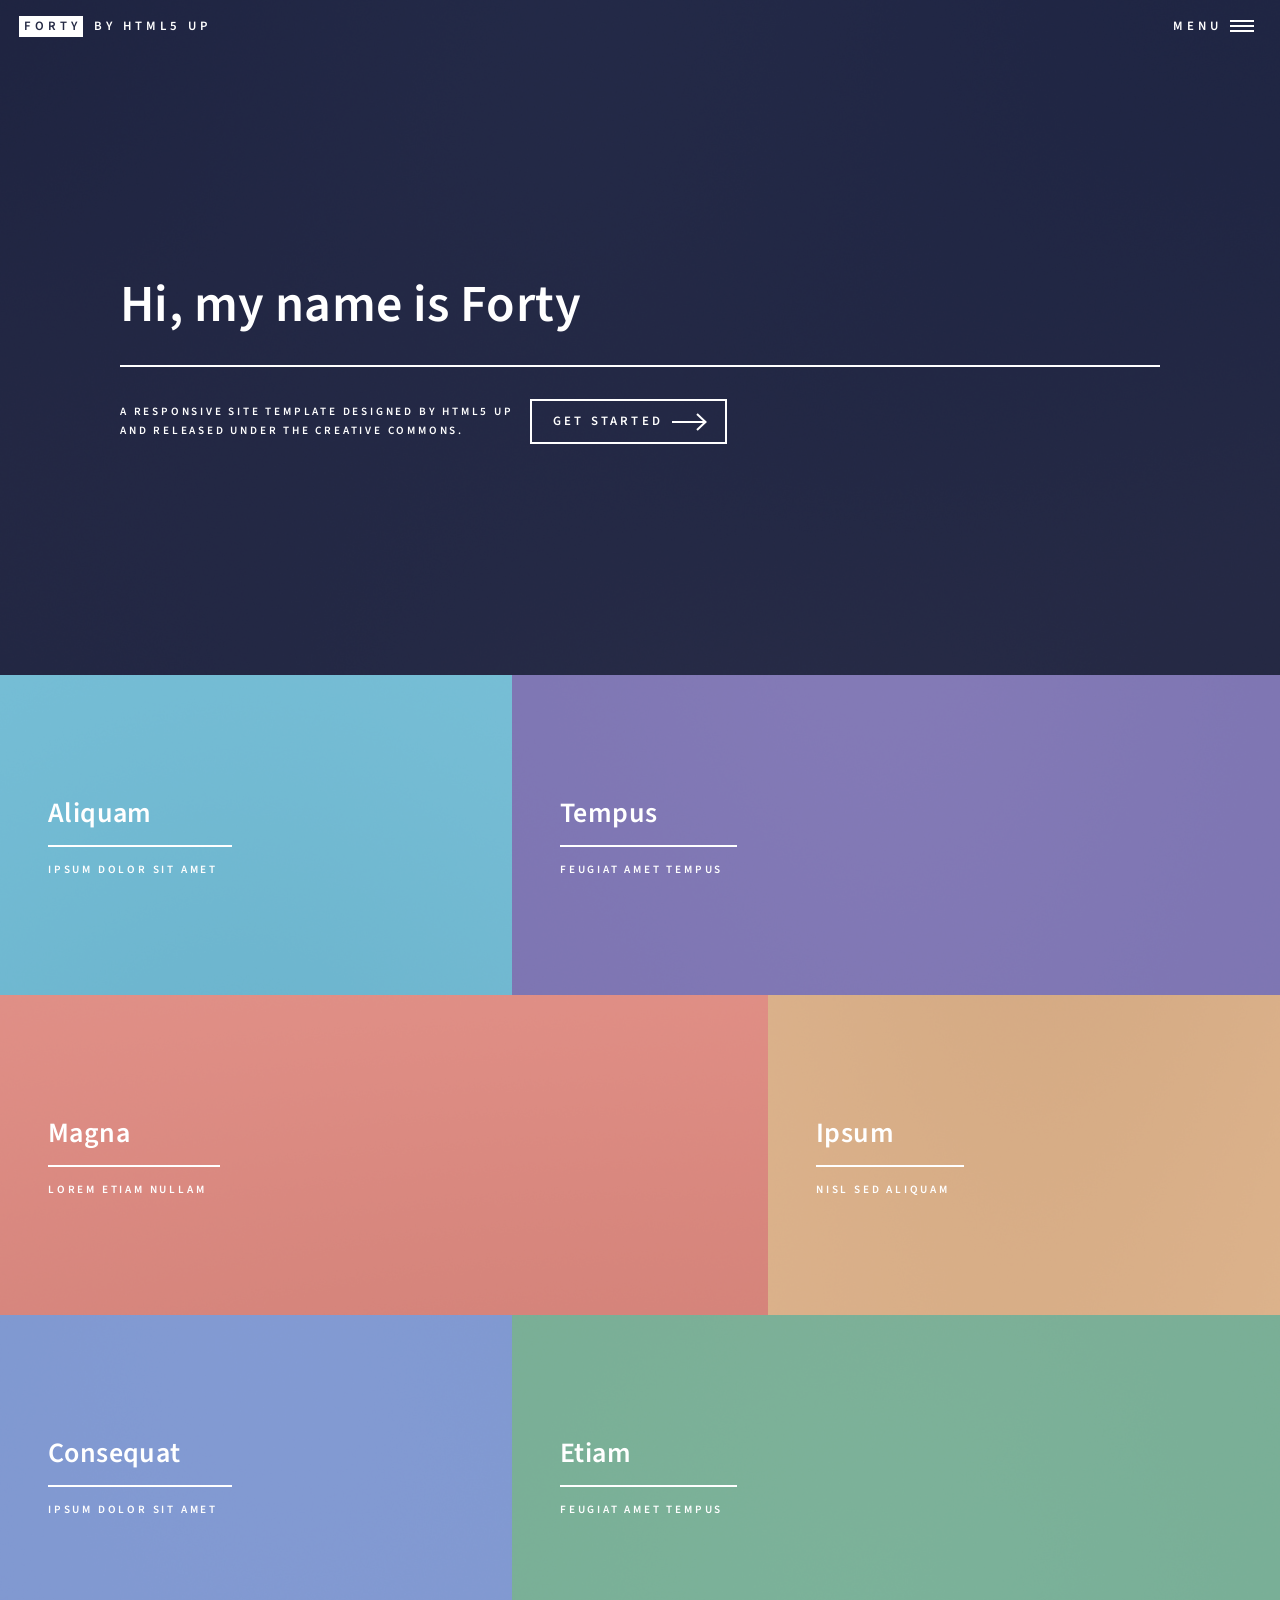
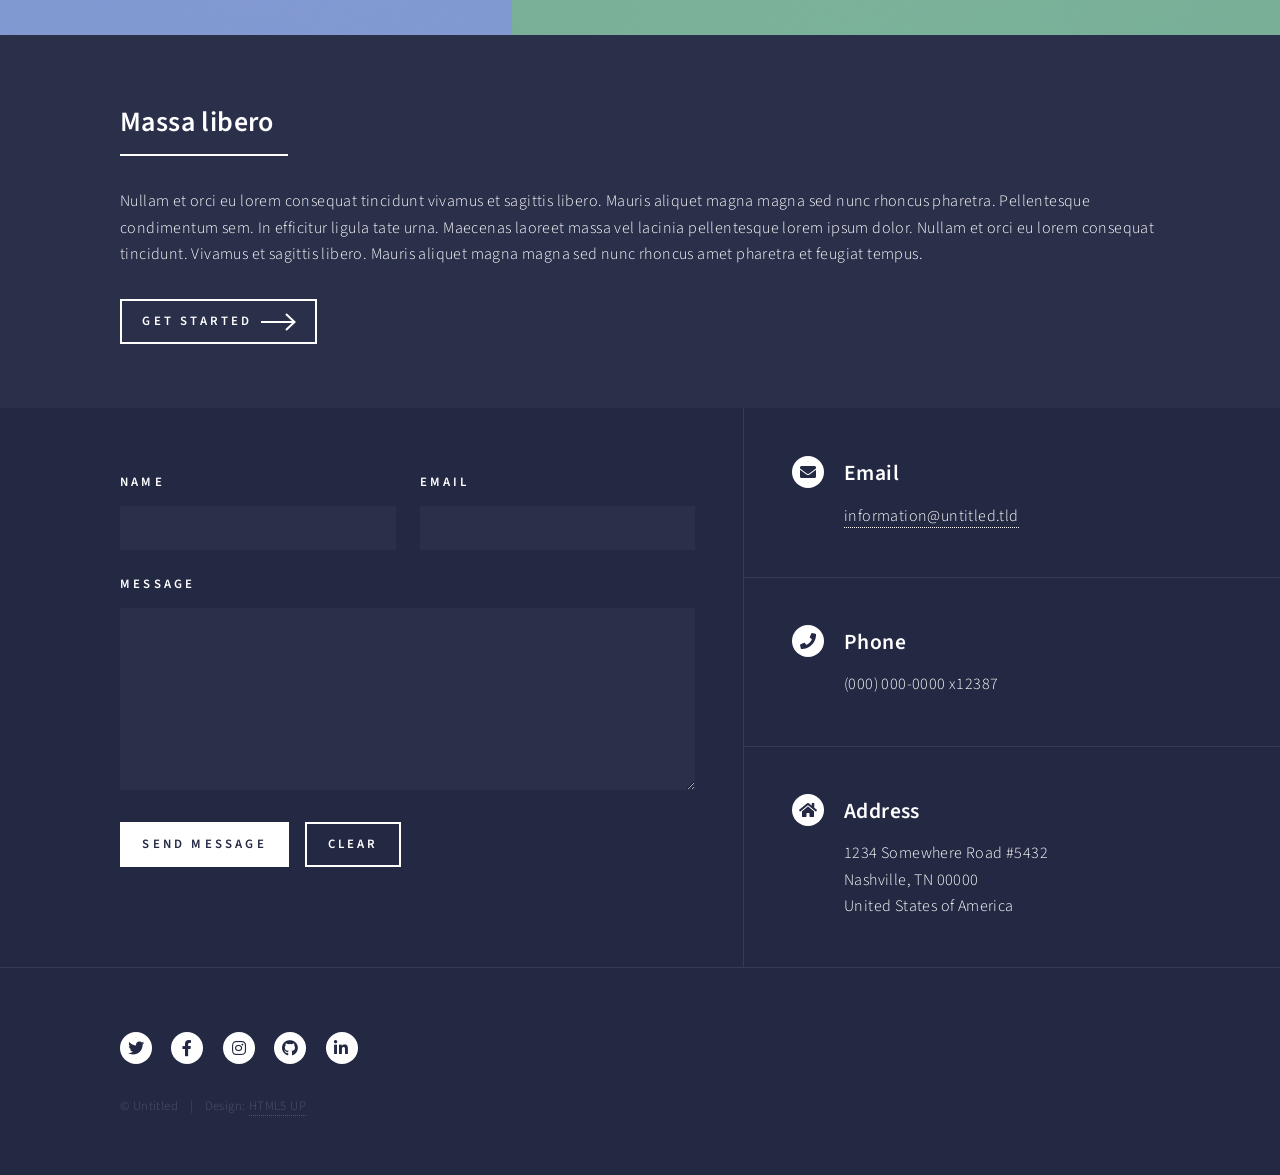
<file: portfolio_templates/creative/html5up-forty/index.html>
<!DOCTYPE HTML>
<!--
	Forty by HTML5 UP
	html5up.net | @ajlkn
	Free for personal and commercial use under the CCA 3.0 license (html5up.net/license)
-->
<html>
	<head>
		<title>Forty by HTML5 UP</title>
		<meta charset="utf-8" />
		<meta name="viewport" content="width=device-width, initial-scale=1, user-scalable=no" />
		<link rel="stylesheet" href="assets/css/main.css" />
		<noscript><link rel="stylesheet" href="assets/css/noscript.css" /></noscript>
	</head>
	<body class="is-preload">

		<!-- Wrapper -->
			<div id="wrapper">

				<!-- Header -->
					<header id="header" class="alt">
						<a href="index.html" class="logo"><strong>Forty</strong> <span>by HTML5 UP</span></a>
						<nav>
							<a href="#menu">Menu</a>
						</nav>
					</header>

				<!-- Menu -->
					<nav id="menu">
						<ul class="links">
							<li><a href="index.html">Home</a></li>
							<li><a href="landing.html">Landing</a></li>
							<li><a href="generic.html">Generic</a></li>
							<li><a href="elements.html">Elements</a></li>
						</ul>
						<ul class="actions stacked">
							<li><a href="#" class="button primary fit">Get Started</a></li>
							<li><a href="#" class="button fit">Log In</a></li>
						</ul>
					</nav>

				<!-- Banner -->
					<section id="banner" class="major">
						<div class="inner">
							<header class="major">
								<h1>Hi, my name is Forty</h1>
							</header>
							<div class="content">
								<p>A responsive site template designed by HTML5 UP<br />
								and released under the Creative Commons.</p>
								<ul class="actions">
									<li><a href="#one" class="button next scrolly">Get Started</a></li>
								</ul>
							</div>
						</div>
					</section>

				<!-- Main -->
					<div id="main">

						<!-- One -->
							<section id="one" class="tiles">
								<article>
									<span class="image">
										<img src="images/pic01.jpg" alt="" />
									</span>
									<header class="major">
										<h3><a href="landing.html" class="link">Aliquam</a></h3>
										<p>Ipsum dolor sit amet</p>
									</header>
								</article>
								<article>
									<span class="image">
										<img src="images/pic02.jpg" alt="" />
									</span>
									<header class="major">
										<h3><a href="landing.html" class="link">Tempus</a></h3>
										<p>feugiat amet tempus</p>
									</header>
								</article>
								<article>
									<span class="image">
										<img src="images/pic03.jpg" alt="" />
									</span>
									<header class="major">
										<h3><a href="landing.html" class="link">Magna</a></h3>
										<p>Lorem etiam nullam</p>
									</header>
								</article>
								<article>
									<span class="image">
										<img src="images/pic04.jpg" alt="" />
									</span>
									<header class="major">
										<h3><a href="landing.html" class="link">Ipsum</a></h3>
										<p>Nisl sed aliquam</p>
									</header>
								</article>
								<article>
									<span class="image">
										<img src="images/pic05.jpg" alt="" />
									</span>
									<header class="major">
										<h3><a href="landing.html" class="link">Consequat</a></h3>
										<p>Ipsum dolor sit amet</p>
									</header>
								</article>
								<article>
									<span class="image">
										<img src="images/pic06.jpg" alt="" />
									</span>
									<header class="major">
										<h3><a href="landing.html" class="link">Etiam</a></h3>
										<p>Feugiat amet tempus</p>
									</header>
								</article>
							</section>

						<!-- Two -->
							<section id="two">
								<div class="inner">
									<header class="major">
										<h2>Massa libero</h2>
									</header>
									<p>Nullam et orci eu lorem consequat tincidunt vivamus et sagittis libero. Mauris aliquet magna magna sed nunc rhoncus pharetra. Pellentesque condimentum sem. In efficitur ligula tate urna. Maecenas laoreet massa vel lacinia pellentesque lorem ipsum dolor. Nullam et orci eu lorem consequat tincidunt. Vivamus et sagittis libero. Mauris aliquet magna magna sed nunc rhoncus amet pharetra et feugiat tempus.</p>
									<ul class="actions">
										<li><a href="landing.html" class="button next">Get Started</a></li>
									</ul>
								</div>
							</section>

					</div>

				<!-- Contact -->
					<section id="contact">
						<div class="inner">
							<section>
								<form method="post" action="#">
									<div class="fields">
										<div class="field half">
											<label for="name">Name</label>
											<input type="text" name="name" id="name" />
										</div>
										<div class="field half">
											<label for="email">Email</label>
											<input type="text" name="email" id="email" />
										</div>
										<div class="field">
											<label for="message">Message</label>
											<textarea name="message" id="message" rows="6"></textarea>
										</div>
									</div>
									<ul class="actions">
										<li><input type="submit" value="Send Message" class="primary" /></li>
										<li><input type="reset" value="Clear" /></li>
									</ul>
								</form>
							</section>
							<section class="split">
								<section>
									<div class="contact-method">
										<span class="icon solid alt fa-envelope"></span>
										<h3>Email</h3>
										<a href="#">information@untitled.tld</a>
									</div>
								</section>
								<section>
									<div class="contact-method">
										<span class="icon solid alt fa-phone"></span>
										<h3>Phone</h3>
										<span>(000) 000-0000 x12387</span>
									</div>
								</section>
								<section>
									<div class="contact-method">
										<span class="icon solid alt fa-home"></span>
										<h3>Address</h3>
										<span>1234 Somewhere Road #5432<br />
										Nashville, TN 00000<br />
										United States of America</span>
									</div>
								</section>
							</section>
						</div>
					</section>

				<!-- Footer -->
					<footer id="footer">
						<div class="inner">
							<ul class="icons">
								<li><a href="#" class="icon brands alt fa-twitter"><span class="label">Twitter</span></a></li>
								<li><a href="#" class="icon brands alt fa-facebook-f"><span class="label">Facebook</span></a></li>
								<li><a href="#" class="icon brands alt fa-instagram"><span class="label">Instagram</span></a></li>
								<li><a href="#" class="icon brands alt fa-github"><span class="label">GitHub</span></a></li>
								<li><a href="#" class="icon brands alt fa-linkedin-in"><span class="label">LinkedIn</span></a></li>
							</ul>
							<ul class="copyright">
								<li>&copy; Untitled</li><li>Design: <a href="https://html5up.net">HTML5 UP</a></li>
							</ul>
						</div>
					</footer>

			</div>

		<!-- Scripts -->
			<script src="assets/js/jquery.min.js"></script>
			<script src="assets/js/jquery.scrolly.min.js"></script>
			<script src="assets/js/jquery.scrollex.min.js"></script>
			<script src="assets/js/browser.min.js"></script>
			<script src="assets/js/breakpoints.min.js"></script>
			<script src="assets/js/util.js"></script>
			<script src="assets/js/main.js"></script>

	</body>
</html>
</file>
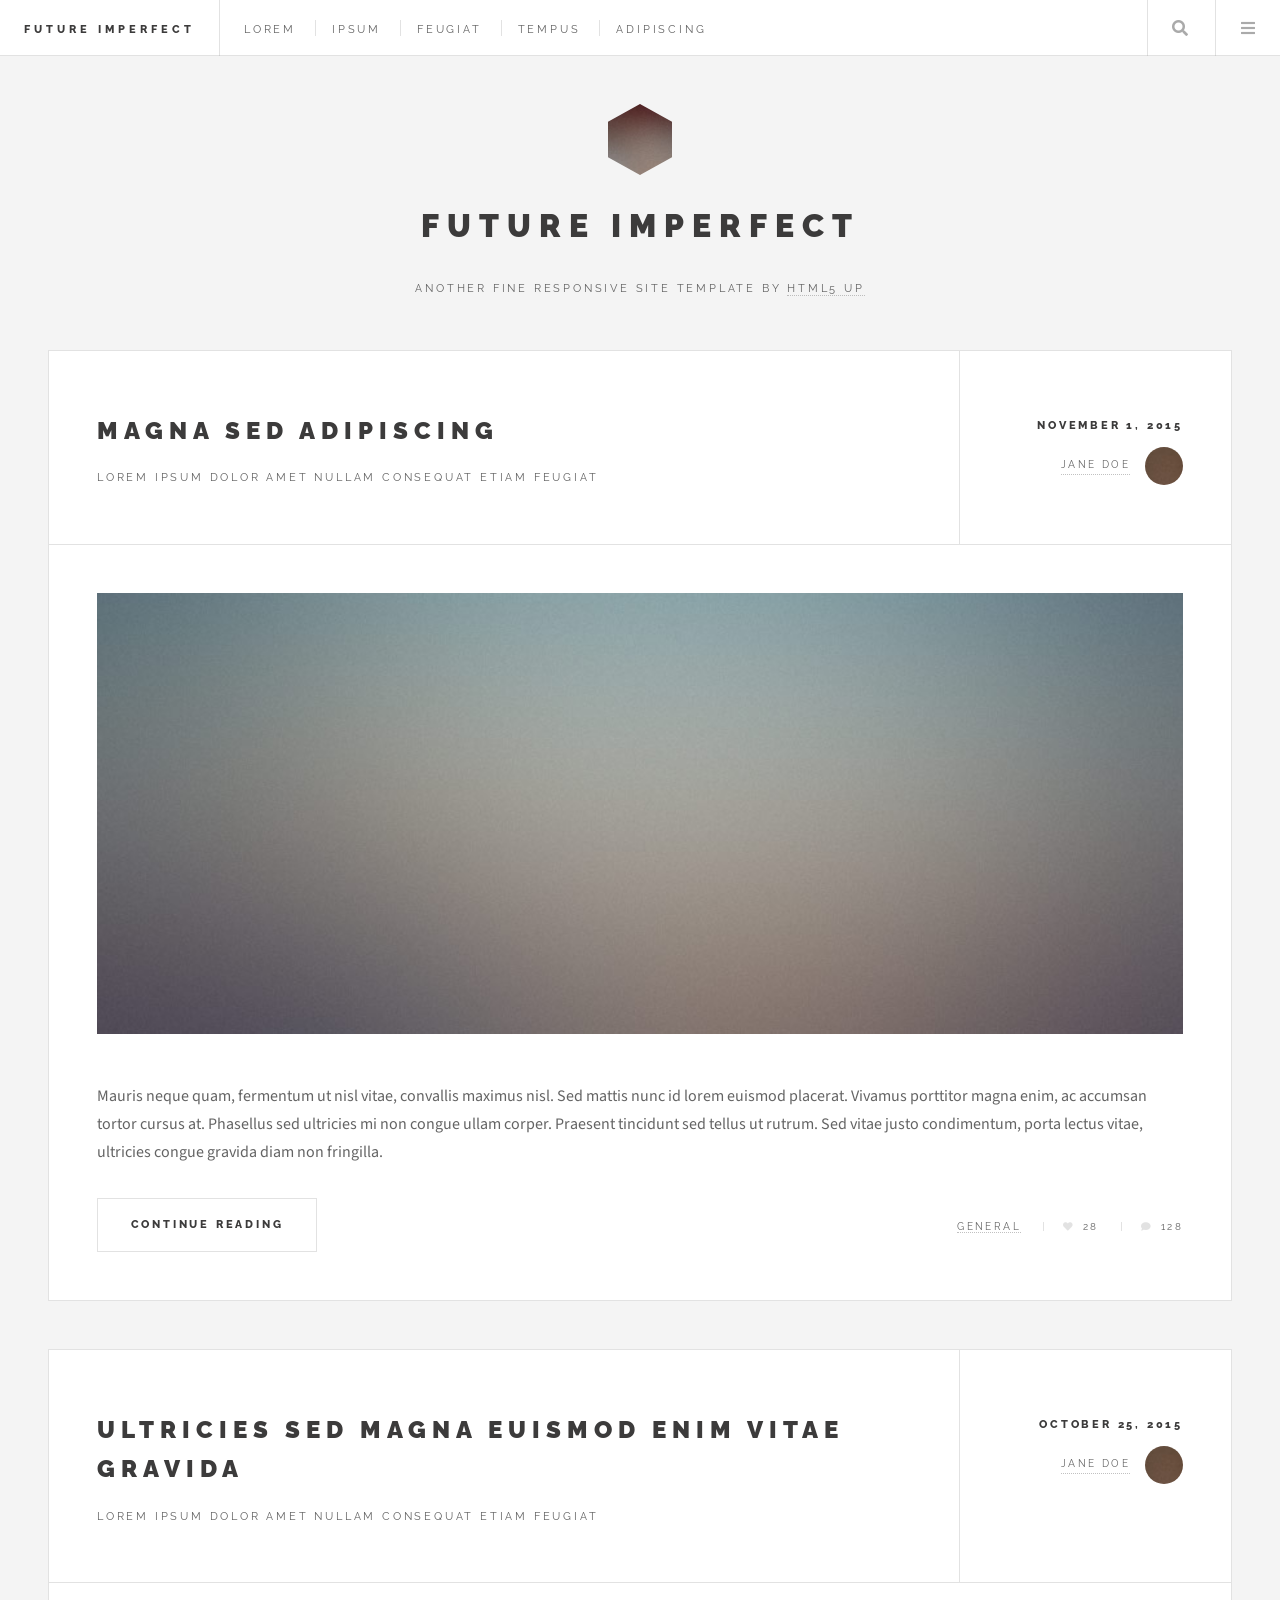
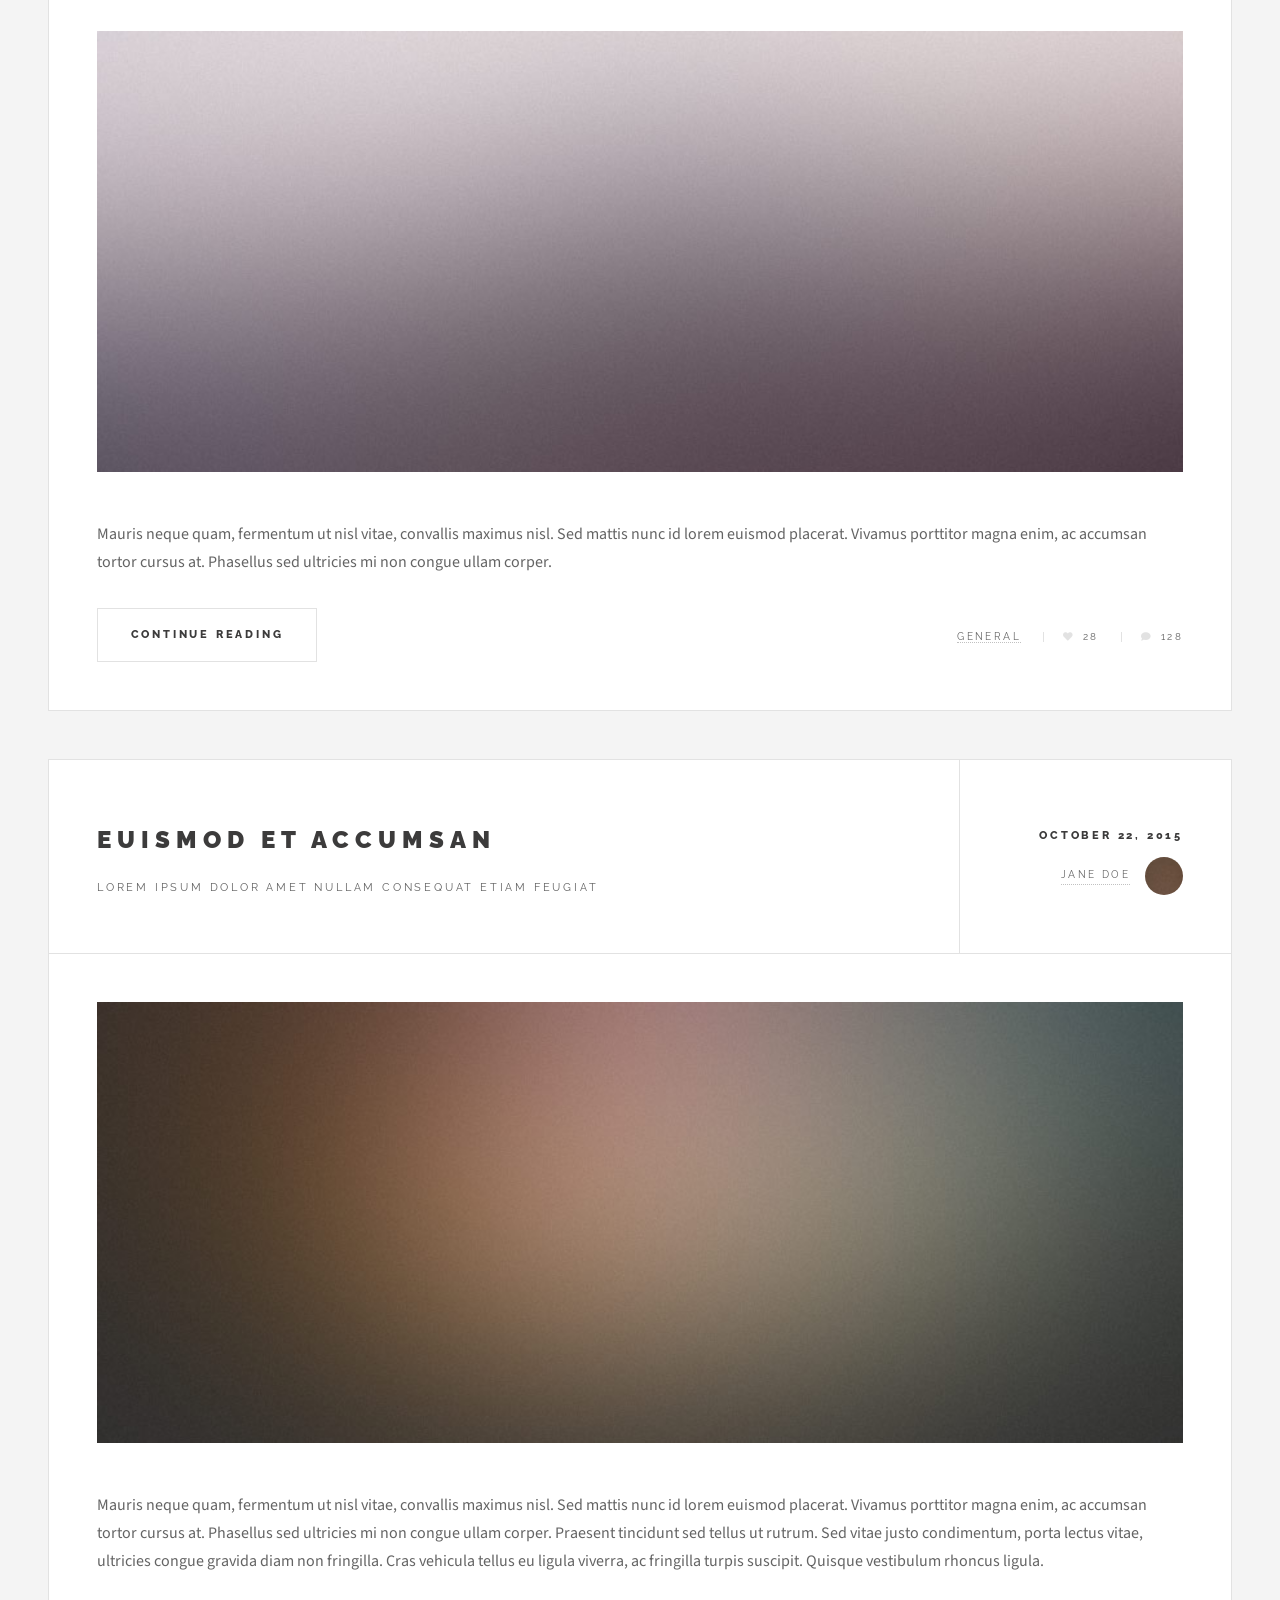
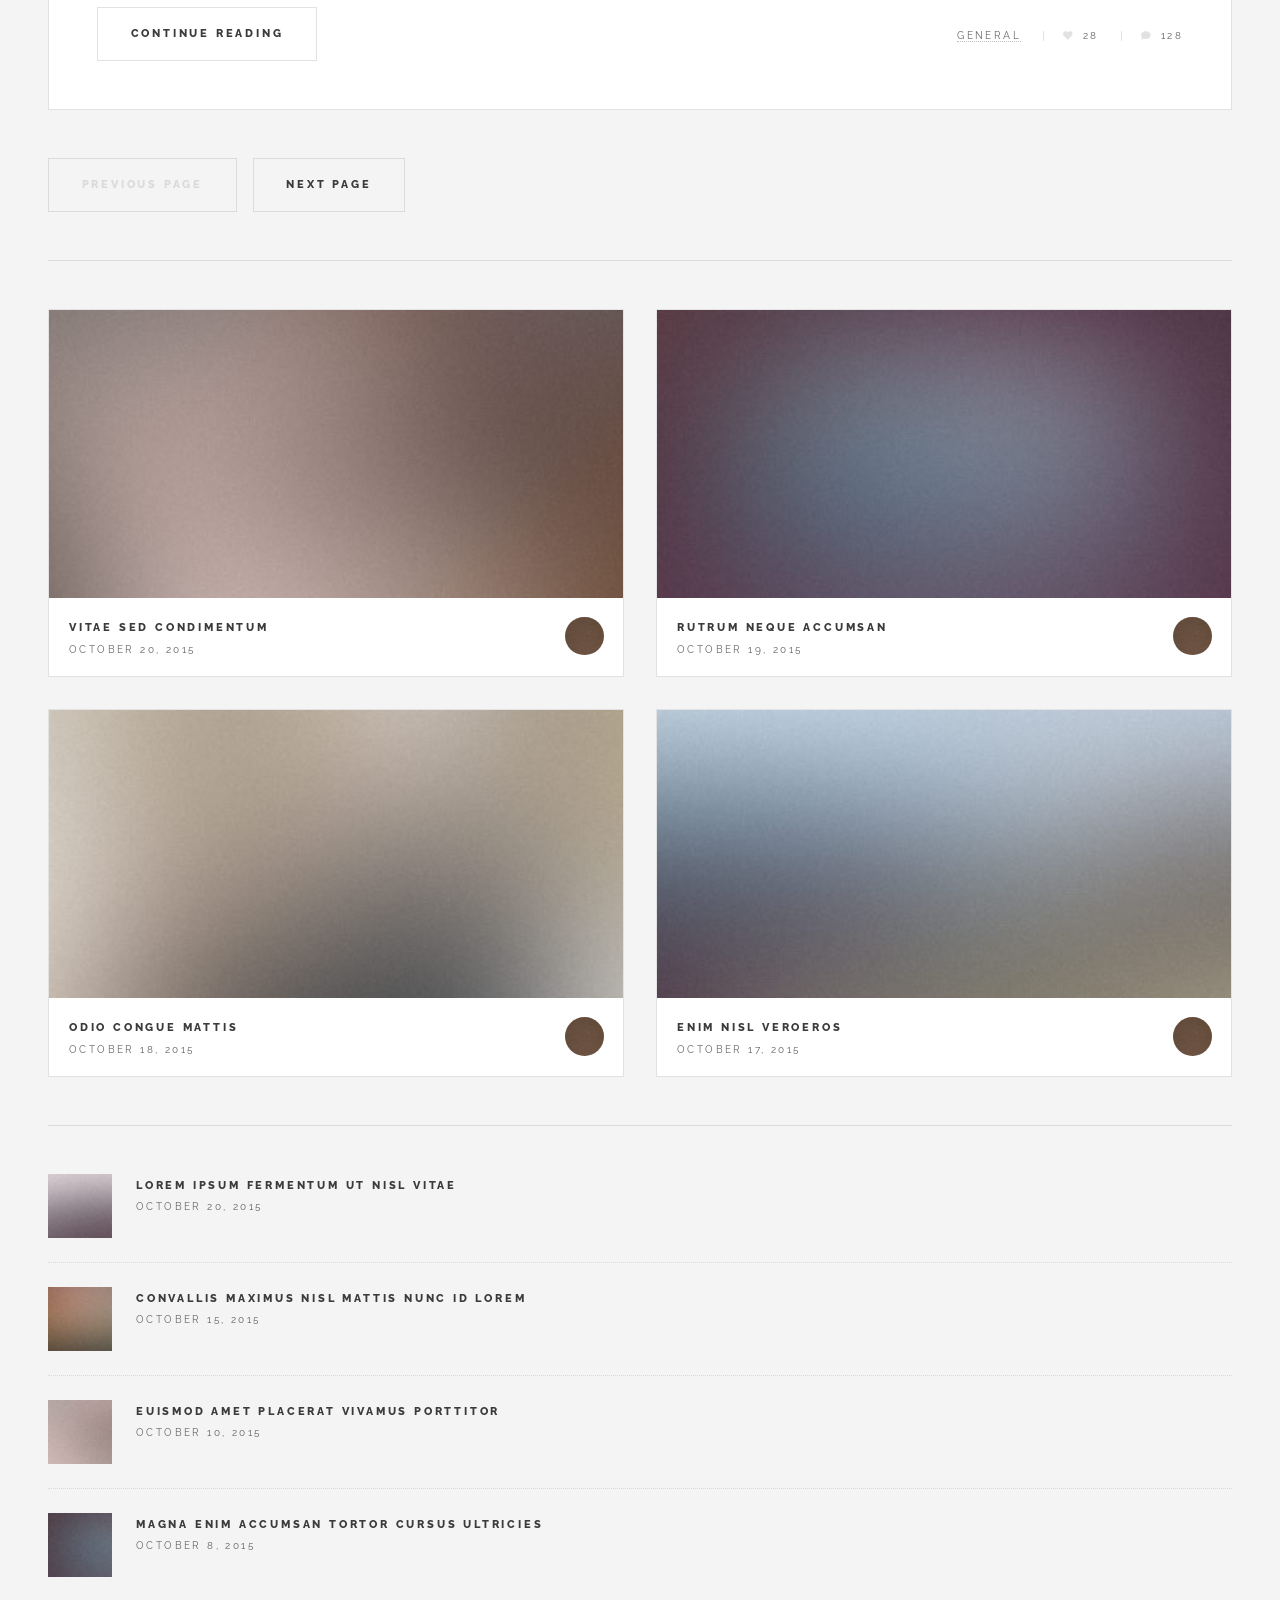
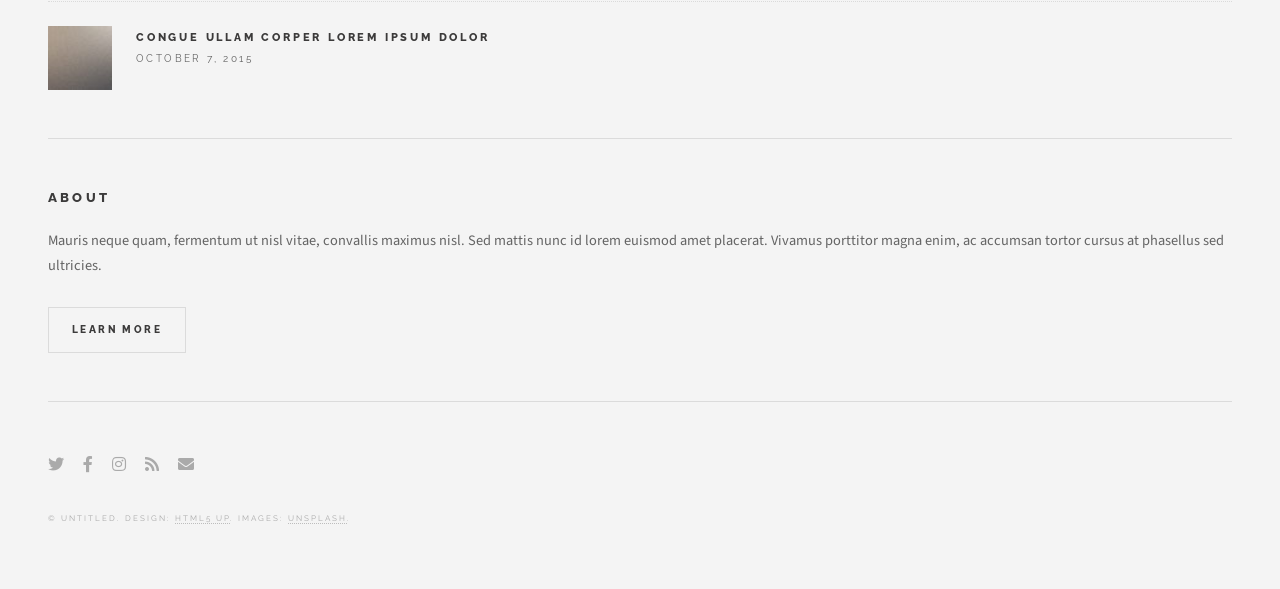
<file: portfolio_templates/creative/html5up-future-imperfect/index.html>
<!DOCTYPE HTML>
<!--
	Future Imperfect by HTML5 UP
	html5up.net | @ajlkn
	Free for personal and commercial use under the CCA 3.0 license (html5up.net/license)
-->
<html>
	<head>
		<title>Future Imperfect by HTML5 UP</title>
		<meta charset="utf-8" />
		<meta name="viewport" content="width=device-width, initial-scale=1, user-scalable=no" />
		<link rel="stylesheet" href="assets/css/main.css" />
	</head>
	<body class="is-preload">

		<!-- Wrapper -->
			<div id="wrapper">

				<!-- Header -->
					<header id="header">
						<h1><a href="index.html">Future Imperfect</a></h1>
						<nav class="links">
							<ul>
								<li><a href="#">Lorem</a></li>
								<li><a href="#">Ipsum</a></li>
								<li><a href="#">Feugiat</a></li>
								<li><a href="#">Tempus</a></li>
								<li><a href="#">Adipiscing</a></li>
							</ul>
						</nav>
						<nav class="main">
							<ul>
								<li class="search">
									<a class="fa-search" href="#search">Search</a>
									<form id="search" method="get" action="#">
										<input type="text" name="query" placeholder="Search" />
									</form>
								</li>
								<li class="menu">
									<a class="fa-bars" href="#menu">Menu</a>
								</li>
							</ul>
						</nav>
					</header>

				<!-- Menu -->
					<section id="menu">

						<!-- Search -->
							<section>
								<form class="search" method="get" action="#">
									<input type="text" name="query" placeholder="Search" />
								</form>
							</section>

						<!-- Links -->
							<section>
								<ul class="links">
									<li>
										<a href="#">
											<h3>Lorem ipsum</h3>
											<p>Feugiat tempus veroeros dolor</p>
										</a>
									</li>
									<li>
										<a href="#">
											<h3>Dolor sit amet</h3>
											<p>Sed vitae justo condimentum</p>
										</a>
									</li>
									<li>
										<a href="#">
											<h3>Feugiat veroeros</h3>
											<p>Phasellus sed ultricies mi congue</p>
										</a>
									</li>
									<li>
										<a href="#">
											<h3>Etiam sed consequat</h3>
											<p>Porta lectus amet ultricies</p>
										</a>
									</li>
								</ul>
							</section>

						<!-- Actions -->
							<section>
								<ul class="actions stacked">
									<li><a href="#" class="button large fit">Log In</a></li>
								</ul>
							</section>

					</section>

				<!-- Main -->
					<div id="main">

						<!-- Post -->
							<article class="post">
								<header>
									<div class="title">
										<h2><a href="single.html">Magna sed adipiscing</a></h2>
										<p>Lorem ipsum dolor amet nullam consequat etiam feugiat</p>
									</div>
									<div class="meta">
										<time class="published" datetime="2015-11-01">November 1, 2015</time>
										<a href="#" class="author"><span class="name">Jane Doe</span><img src="images/avatar.jpg" alt="" /></a>
									</div>
								</header>
								<a href="single.html" class="image featured"><img src="images/pic01.jpg" alt="" /></a>
								<p>Mauris neque quam, fermentum ut nisl vitae, convallis maximus nisl. Sed mattis nunc id lorem euismod placerat. Vivamus porttitor magna enim, ac accumsan tortor cursus at. Phasellus sed ultricies mi non congue ullam corper. Praesent tincidunt sed tellus ut rutrum. Sed vitae justo condimentum, porta lectus vitae, ultricies congue gravida diam non fringilla.</p>
								<footer>
									<ul class="actions">
										<li><a href="single.html" class="button large">Continue Reading</a></li>
									</ul>
									<ul class="stats">
										<li><a href="#">General</a></li>
										<li><a href="#" class="icon solid fa-heart">28</a></li>
										<li><a href="#" class="icon solid fa-comment">128</a></li>
									</ul>
								</footer>
							</article>

						<!-- Post -->
							<article class="post">
								<header>
									<div class="title">
										<h2><a href="single.html">Ultricies sed magna euismod enim vitae gravida</a></h2>
										<p>Lorem ipsum dolor amet nullam consequat etiam feugiat</p>
									</div>
									<div class="meta">
										<time class="published" datetime="2015-10-25">October 25, 2015</time>
										<a href="#" class="author"><span class="name">Jane Doe</span><img src="images/avatar.jpg" alt="" /></a>
									</div>
								</header>
								<a href="single.html" class="image featured"><img src="images/pic02.jpg" alt="" /></a>
								<p>Mauris neque quam, fermentum ut nisl vitae, convallis maximus nisl. Sed mattis nunc id lorem euismod placerat. Vivamus porttitor magna enim, ac accumsan tortor cursus at. Phasellus sed ultricies mi non congue ullam corper.</p>
								<footer>
									<ul class="actions">
										<li><a href="single.html" class="button large">Continue Reading</a></li>
									</ul>
									<ul class="stats">
										<li><a href="#">General</a></li>
										<li><a href="#" class="icon solid fa-heart">28</a></li>
										<li><a href="#" class="icon solid fa-comment">128</a></li>
									</ul>
								</footer>
							</article>

						<!-- Post -->
							<article class="post">
								<header>
									<div class="title">
										<h2><a href="single.html">Euismod et accumsan</a></h2>
										<p>Lorem ipsum dolor amet nullam consequat etiam feugiat</p>
									</div>
									<div class="meta">
										<time class="published" datetime="2015-10-22">October 22, 2015</time>
										<a href="#" class="author"><span class="name">Jane Doe</span><img src="images/avatar.jpg" alt="" /></a>
									</div>
								</header>
								<a href="single.html" class="image featured"><img src="images/pic03.jpg" alt="" /></a>
								<p>Mauris neque quam, fermentum ut nisl vitae, convallis maximus nisl. Sed mattis nunc id lorem euismod placerat. Vivamus porttitor magna enim, ac accumsan tortor cursus at. Phasellus sed ultricies mi non congue ullam corper. Praesent tincidunt sed tellus ut rutrum. Sed vitae justo condimentum, porta lectus vitae, ultricies congue gravida diam non fringilla. Cras vehicula tellus eu ligula viverra, ac fringilla turpis suscipit. Quisque vestibulum rhoncus ligula.</p>
								<footer>
									<ul class="actions">
										<li><a href="single.html" class="button large">Continue Reading</a></li>
									</ul>
									<ul class="stats">
										<li><a href="#">General</a></li>
										<li><a href="#" class="icon solid fa-heart">28</a></li>
										<li><a href="#" class="icon solid fa-comment">128</a></li>
									</ul>
								</footer>
							</article>

						<!-- Post -->
						<!--
							<article class="post">
								<header>
									<div class="title">
										<h2><a href="#">Elements</a></h2>
										<p>Lorem ipsum dolor amet nullam consequat etiam feugiat</p>
									</div>
									<div class="meta">
										<time class="published" datetime="2015-10-18">October 18, 2015</time>
										<a href="#" class="author"><span class="name">Jane Doe</span><img src="images/avatar.jpg" alt="" /></a>
									</div>
								</header>

								<section>
									<h3>Text</h3>
									<p>This is <b>bold</b> and this is <strong>strong</strong>. This is <i>italic</i> and this is <em>emphasized</em>.
									This is <sup>superscript</sup> text and this is <sub>subscript</sub> text.
									This is <u>underlined</u> and this is code: <code>for (;;) { ... }</code>. Finally, <a href="#">this is a link</a>.</p>
									<hr />
									<p>Nunc lacinia ante nunc ac lobortis. Interdum adipiscing gravida odio porttitor sem non mi integer non faucibus ornare mi ut ante amet placerat aliquet. Volutpat eu sed ante lacinia sapien lorem accumsan varius montes viverra nibh in adipiscing blandit tempus accumsan.</p>
									<hr />
									<h2>Heading Level 2</h2>
									<h3>Heading Level 3</h3>
									<h4>Heading Level 4</h4>
									<hr />
									<h4>Blockquote</h4>
									<blockquote>Fringilla nisl. Donec accumsan interdum nisi, quis tincidunt felis sagittis eget tempus euismod. Vestibulum ante ipsum primis in faucibus vestibulum. Blandit adipiscing eu felis iaculis volutpat ac adipiscing accumsan faucibus. Vestibulum ante ipsum primis in faucibus lorem ipsum dolor sit amet nullam adipiscing eu felis.</blockquote>
									<h4>Preformatted</h4>
									<pre><code>i = 0;

while (!deck.isInOrder()) {
  print 'Iteration ' + i;
  deck.shuffle();
  i++;
}

print 'It took ' + i + ' iterations to sort the deck.';</code></pre>
								</section>

								<section>
									<h3>Lists</h3>
									<div class="row">
										<div class="col-6 col-12-medium">
											<h4>Unordered</h4>
											<ul>
												<li>Dolor pulvinar etiam.</li>
												<li>Sagittis adipiscing.</li>
												<li>Felis enim feugiat.</li>
											</ul>
											<h4>Alternate</h4>
											<ul class="alt">
												<li>Dolor pulvinar etiam.</li>
												<li>Sagittis adipiscing.</li>
												<li>Felis enim feugiat.</li>
											</ul>
										</div>
										<div class="col-6 col-12-medium">
											<h4>Ordered</h4>
											<ol>
												<li>Dolor pulvinar etiam.</li>
												<li>Etiam vel felis viverra.</li>
												<li>Felis enim feugiat.</li>
												<li>Dolor pulvinar etiam.</li>
												<li>Etiam vel felis lorem.</li>
												<li>Felis enim et feugiat.</li>
											</ol>
											<h4>Icons</h4>
											<ul class="icons">
												<li><a href="#" class="icon brands fa-twitter"><span class="label">Twitter</span></a></li>
												<li><a href="#" class="icon brands fa-facebook-f"><span class="label">Facebook</span></a></li>
												<li><a href="#" class="icon brands fa-instagram"><span class="label">Instagram</span></a></li>
												<li><a href="#" class="icon brands fa-github"><span class="label">Github</span></a></li>
											</ul>
										</div>
									</div>
									<h3>Actions</h3>
									<div class="row">
										<div class="col-6 col-12-medium">
											<ul class="actions">
												<li><a href="#" class="button">Default</a></li>
												<li><a href="#" class="button">Default</a></li>
												<li><a href="#" class="button">Default</a></li>
											</ul>
											<ul class="actions small">
												<li><a href="#" class="button small">Small</a></li>
												<li><a href="#" class="button small">Small</a></li>
												<li><a href="#" class="button small">Small</a></li>
											</ul>
											<ul class="actions stacked">
												<li><a href="#" class="button">Default</a></li>
												<li><a href="#" class="button">Default</a></li>
												<li><a href="#" class="button">Default</a></li>
											</ul>
											<ul class="actions stacked">
												<li><a href="#" class="button small">Small</a></li>
												<li><a href="#" class="button small">Small</a></li>
												<li><a href="#" class="button small">Small</a></li>
											</ul>
										</div>
										<div class="col-6 col-12-medium">
											<ul class="actions stacked">
												<li><a href="#" class="button fit">Default</a></li>
												<li><a href="#" class="button fit">Default</a></li>
											</ul>
											<ul class="actions stacked">
												<li><a href="#" class="button small fit">Small</a></li>
												<li><a href="#" class="button small fit">Small</a></li>
											</ul>
										</div>
									</div>
								</section>

								<section>
									<h3>Table</h3>
									<h4>Default</h4>
									<div class="table-wrapper">
										<table>
											<thead>
												<tr>
													<th>Name</th>
													<th>Description</th>
													<th>Price</th>
												</tr>
											</thead>
											<tbody>
												<tr>
													<td>Item One</td>
													<td>Ante turpis integer aliquet porttitor.</td>
													<td>29.99</td>
												</tr>
												<tr>
													<td>Item Two</td>
													<td>Vis ac commodo adipiscing arcu aliquet.</td>
													<td>19.99</td>
												</tr>
												<tr>
													<td>Item Three</td>
													<td> Morbi faucibus arcu accumsan lorem.</td>
													<td>29.99</td>
												</tr>
												<tr>
													<td>Item Four</td>
													<td>Vitae integer tempus condimentum.</td>
													<td>19.99</td>
												</tr>
												<tr>
													<td>Item Five</td>
													<td>Ante turpis integer aliquet porttitor.</td>
													<td>29.99</td>
												</tr>
											</tbody>
											<tfoot>
												<tr>
													<td colspan="2"></td>
													<td>100.00</td>
												</tr>
											</tfoot>
										</table>
									</div>

									<h4>Alternate</h4>
									<div class="table-wrapper">
										<table class="alt">
											<thead>
												<tr>
													<th>Name</th>
													<th>Description</th>
													<th>Price</th>
												</tr>
											</thead>
											<tbody>
												<tr>
													<td>Item One</td>
													<td>Ante turpis integer aliquet porttitor.</td>
													<td>29.99</td>
												</tr>
												<tr>
													<td>Item Two</td>
													<td>Vis ac commodo adipiscing arcu aliquet.</td>
													<td>19.99</td>
												</tr>
												<tr>
													<td>Item Three</td>
													<td> Morbi faucibus arcu accumsan lorem.</td>
													<td>29.99</td>
												</tr>
												<tr>
													<td>Item Four</td>
													<td>Vitae integer tempus condimentum.</td>
													<td>19.99</td>
												</tr>
												<tr>
													<td>Item Five</td>
													<td>Ante turpis integer aliquet porttitor.</td>
													<td>29.99</td>
												</tr>
											</tbody>
											<tfoot>
												<tr>
													<td colspan="2"></td>
													<td>100.00</td>
												</tr>
											</tfoot>
										</table>
									</div>
								</section>

								<section>
									<h3>Buttons</h3>
									<ul class="actions">
										<li><a href="#" class="button large">Large</a></li>
										<li><a href="#" class="button">Default</a></li>
										<li><a href="#" class="button small">Small</a></li>
									</ul>
									<ul class="actions fit">
										<li><a href="#" class="button fit">Fit</a></li>
										<li><a href="#" class="button fit">Fit</a></li>
										<li><a href="#" class="button fit">Fit</a></li>
									</ul>
									<ul class="actions fit small">
										<li><a href="#" class="button fit small">Fit + Small</a></li>
										<li><a href="#" class="button fit small">Fit + Small</a></li>
										<li><a href="#" class="button fit small">Fit + Small</a></li>
									</ul>
									<ul class="actions">
										<li><a href="#" class="button icon solid fa-download">Icon</a></li>
										<li><a href="#" class="button icon solid fa-upload">Icon</a></li>
										<li><a href="#" class="button icon solid fa-save">Icon</a></li>
									</ul>
									<ul class="actions">
										<li><span class="button disabled">Disabled</span></li>
										<li><span class="button disabled icon solid fa-download">Disabled</span></li>
									</ul>
								</section>

								<section>
									<h3>Form</h3>
									<form method="post" action="#">
										<div class="row gtr-uniform">
											<div class="col-6 col-12-xsmall">
												<input type="text" name="demo-name" id="demo-name" value="" placeholder="Name" />
											</div>
											<div class="col-6 col-12-xsmall">
												<input type="email" name="demo-email" id="demo-email" value="" placeholder="Email" />
											</div>
											<div class="col-12">
												<select name="demo-category" id="demo-category">
													<option value="">- Category -</option>
													<option value="1">Manufacturing</option>
													<option value="1">Shipping</option>
													<option value="1">Administration</option>
													<option value="1">Human Resources</option>
												</select>
											</div>
											<div class="col-4 col-12-small">
												<input type="radio" id="demo-priority-low" name="demo-priority" checked>
												<label for="demo-priority-low">Low</label>
											</div>
											<div class="col-4 col-12-small">
												<input type="radio" id="demo-priority-normal" name="demo-priority">
												<label for="demo-priority-normal">Normal</label>
											</div>
											<div class="col-4 col-12-small">
												<input type="radio" id="demo-priority-high" name="demo-priority">
												<label for="demo-priority-high">High</label>
											</div>
											<div class="col-6 col-12-small">
												<input type="checkbox" id="demo-copy" name="demo-copy">
												<label for="demo-copy">Email me a copy</label>
											</div>
											<div class="col-6 col-12-small">
												<input type="checkbox" id="demo-human" name="demo-human" checked>
												<label for="demo-human">Not a robot</label>
											</div>
											<div class="col-12">
												<textarea name="demo-message" id="demo-message" placeholder="Enter your message" rows="6"></textarea>
											</div>
											<div class="col-12">
												<ul class="actions">
													<li><input type="submit" value="Send Message" /></li>
													<li><input type="reset" value="Reset" /></li>
												</ul>
											</div>
										</div>
									</form>
								</section>

								<section>
									<h3>Image</h3>
									<h4>Fit</h4>
									<div class="box alt">
										<div class="row gtr-uniform">
											<div class="col-12"><span class="image fit"><img src="images/pic02.jpg" alt="" /></span></div>
											<div class="col-4"><span class="image fit"><img src="images/pic04.jpg" alt="" /></span></div>
											<div class="col-4"><span class="image fit"><img src="images/pic05.jpg" alt="" /></span></div>
											<div class="col-4"><span class="image fit"><img src="images/pic06.jpg" alt="" /></span></div>
											<div class="col-4"><span class="image fit"><img src="images/pic06.jpg" alt="" /></span></div>
											<div class="col-4"><span class="image fit"><img src="images/pic04.jpg" alt="" /></span></div>
											<div class="col-4"><span class="image fit"><img src="images/pic05.jpg" alt="" /></span></div>
											<div class="col-4"><span class="image fit"><img src="images/pic05.jpg" alt="" /></span></div>
											<div class="col-4"><span class="image fit"><img src="images/pic06.jpg" alt="" /></span></div>
											<div class="col-4"><span class="image fit"><img src="images/pic04.jpg" alt="" /></span></div>
										</div>
									</div>
									<h4>Left &amp; Right</h4>
									<p><span class="image left"><img src="images/pic07.jpg" alt="" /></span>Fringilla nisl. Donec accumsan interdum nisi, quis tincidunt felis sagittis eget. tempus euismod. Vestibulum ante ipsum primis in faucibus vestibulum. Blandit adipiscing eu felis iaculis volutpat ac adipiscing accumsan eu faucibus. Integer ac pellentesque praesent tincidunt felis sagittis eget. tempus euismod. Vestibulum ante ipsum primis in faucibus vestibulum. Blandit adipiscing eu felis iaculis volutpat ac adipiscing accumsan eu faucibus. Integer ac pellentesque praesent. Donec accumsan interdum nisi, quis tincidunt felis sagittis eget. tempus euismod. Vestibulum ante ipsum primis in faucibus vestibulum. Blandit adipiscing eu felis iaculis volutpat ac adipiscing accumsan eu faucibus. Integer ac pellentesque praesent tincidunt felis sagittis eget. tempus euismod. Vestibulum ante ipsum primis in faucibus vestibulum. Blandit adipiscing eu felis iaculis volutpat ac adipiscing accumsan eu faucibus. Integer ac pellentesque praesent. Blandit adipiscing eu felis iaculis volutpat ac adipiscing accumsan eu faucibus. Integer ac pellentesque praesent tincidunt felis sagittis eget. tempus euismod. Vestibulum ante ipsum primis in faucibus vestibulum. Blandit adipiscing eu felis iaculis volutpat ac adipiscing accumsan eu faucibus. Integer ac pellentesque praesent.</p>
									<p><span class="image right"><img src="images/pic04.jpg" alt="" /></span>Fringilla nisl. Donec accumsan interdum nisi, quis tincidunt felis sagittis eget. tempus euismod. Vestibulum ante ipsum primis in faucibus vestibulum. Blandit adipiscing eu felis iaculis volutpat ac adipiscing accumsan eu faucibus. Integer ac pellentesque praesent tincidunt felis sagittis eget. tempus euismod. Vestibulum ante ipsum primis in faucibus vestibulum. Blandit adipiscing eu felis iaculis volutpat ac adipiscing accumsan eu faucibus. Integer ac pellentesque praesent. Donec accumsan interdum nisi, quis tincidunt felis sagittis eget. tempus euismod. Vestibulum ante ipsum primis in faucibus vestibulum. Blandit adipiscing eu felis iaculis volutpat ac adipiscing accumsan eu faucibus. Integer ac pellentesque praesent tincidunt felis sagittis eget. tempus euismod. Vestibulum ante ipsum primis in faucibus vestibulum. Blandit adipiscing eu felis iaculis volutpat ac adipiscing accumsan eu faucibus. Integer ac pellentesque praesent. Blandit adipiscing eu felis iaculis volutpat ac adipiscing accumsan eu faucibus. Integer ac pellentesque praesent tincidunt felis sagittis eget. tempus euismod. Vestibulum ante ipsum primis in faucibus vestibulum. Blandit adipiscing eu felis iaculis volutpat ac adipiscing accumsan eu faucibus. Integer ac pellentesque praesent.</p>
								</section>

							</article>
						-->

						<!-- Pagination -->
							<ul class="actions pagination">
								<li><a href="" class="disabled button large previous">Previous Page</a></li>
								<li><a href="#" class="button large next">Next Page</a></li>
							</ul>

					</div>

				<!-- Sidebar -->
					<section id="sidebar">

						<!-- Intro -->
							<section id="intro">
								<a href="#" class="logo"><img src="images/logo.jpg" alt="" /></a>
								<header>
									<h2>Future Imperfect</h2>
									<p>Another fine responsive site template by <a href="http://html5up.net">HTML5 UP</a></p>
								</header>
							</section>

						<!-- Mini Posts -->
							<section>
								<div class="mini-posts">

									<!-- Mini Post -->
										<article class="mini-post">
											<header>
												<h3><a href="single.html">Vitae sed condimentum</a></h3>
												<time class="published" datetime="2015-10-20">October 20, 2015</time>
												<a href="#" class="author"><img src="images/avatar.jpg" alt="" /></a>
											</header>
											<a href="single.html" class="image"><img src="images/pic04.jpg" alt="" /></a>
										</article>

									<!-- Mini Post -->
										<article class="mini-post">
											<header>
												<h3><a href="single.html">Rutrum neque accumsan</a></h3>
												<time class="published" datetime="2015-10-19">October 19, 2015</time>
												<a href="#" class="author"><img src="images/avatar.jpg" alt="" /></a>
											</header>
											<a href="single.html" class="image"><img src="images/pic05.jpg" alt="" /></a>
										</article>

									<!-- Mini Post -->
										<article class="mini-post">
											<header>
												<h3><a href="single.html">Odio congue mattis</a></h3>
												<time class="published" datetime="2015-10-18">October 18, 2015</time>
												<a href="#" class="author"><img src="images/avatar.jpg" alt="" /></a>
											</header>
											<a href="single.html" class="image"><img src="images/pic06.jpg" alt="" /></a>
										</article>

									<!-- Mini Post -->
										<article class="mini-post">
											<header>
												<h3><a href="single.html">Enim nisl veroeros</a></h3>
												<time class="published" datetime="2015-10-17">October 17, 2015</time>
												<a href="#" class="author"><img src="images/avatar.jpg" alt="" /></a>
											</header>
											<a href="single.html" class="image"><img src="images/pic07.jpg" alt="" /></a>
										</article>

								</div>
							</section>

						<!-- Posts List -->
							<section>
								<ul class="posts">
									<li>
										<article>
											<header>
												<h3><a href="single.html">Lorem ipsum fermentum ut nisl vitae</a></h3>
												<time class="published" datetime="2015-10-20">October 20, 2015</time>
											</header>
											<a href="single.html" class="image"><img src="images/pic08.jpg" alt="" /></a>
										</article>
									</li>
									<li>
										<article>
											<header>
												<h3><a href="single.html">Convallis maximus nisl mattis nunc id lorem</a></h3>
												<time class="published" datetime="2015-10-15">October 15, 2015</time>
											</header>
											<a href="single.html" class="image"><img src="images/pic09.jpg" alt="" /></a>
										</article>
									</li>
									<li>
										<article>
											<header>
												<h3><a href="single.html">Euismod amet placerat vivamus porttitor</a></h3>
												<time class="published" datetime="2015-10-10">October 10, 2015</time>
											</header>
											<a href="single.html" class="image"><img src="images/pic10.jpg" alt="" /></a>
										</article>
									</li>
									<li>
										<article>
											<header>
												<h3><a href="single.html">Magna enim accumsan tortor cursus ultricies</a></h3>
												<time class="published" datetime="2015-10-08">October 8, 2015</time>
											</header>
											<a href="single.html" class="image"><img src="images/pic11.jpg" alt="" /></a>
										</article>
									</li>
									<li>
										<article>
											<header>
												<h3><a href="single.html">Congue ullam corper lorem ipsum dolor</a></h3>
												<time class="published" datetime="2015-10-06">October 7, 2015</time>
											</header>
											<a href="single.html" class="image"><img src="images/pic12.jpg" alt="" /></a>
										</article>
									</li>
								</ul>
							</section>

						<!-- About -->
							<section class="blurb">
								<h2>About</h2>
								<p>Mauris neque quam, fermentum ut nisl vitae, convallis maximus nisl. Sed mattis nunc id lorem euismod amet placerat. Vivamus porttitor magna enim, ac accumsan tortor cursus at phasellus sed ultricies.</p>
								<ul class="actions">
									<li><a href="#" class="button">Learn More</a></li>
								</ul>
							</section>

						<!-- Footer -->
							<section id="footer">
								<ul class="icons">
									<li><a href="#" class="icon brands fa-twitter"><span class="label">Twitter</span></a></li>
									<li><a href="#" class="icon brands fa-facebook-f"><span class="label">Facebook</span></a></li>
									<li><a href="#" class="icon brands fa-instagram"><span class="label">Instagram</span></a></li>
									<li><a href="#" class="icon solid fa-rss"><span class="label">RSS</span></a></li>
									<li><a href="#" class="icon solid fa-envelope"><span class="label">Email</span></a></li>
								</ul>
								<p class="copyright">&copy; Untitled. Design: <a href="http://html5up.net">HTML5 UP</a>. Images: <a href="http://unsplash.com">Unsplash</a>.</p>
							</section>

					</section>

			</div>

		<!-- Scripts -->
			<script src="assets/js/jquery.min.js"></script>
			<script src="assets/js/browser.min.js"></script>
			<script src="assets/js/breakpoints.min.js"></script>
			<script src="assets/js/util.js"></script>
			<script src="assets/js/main.js"></script>

	</body>
</html>
</file>
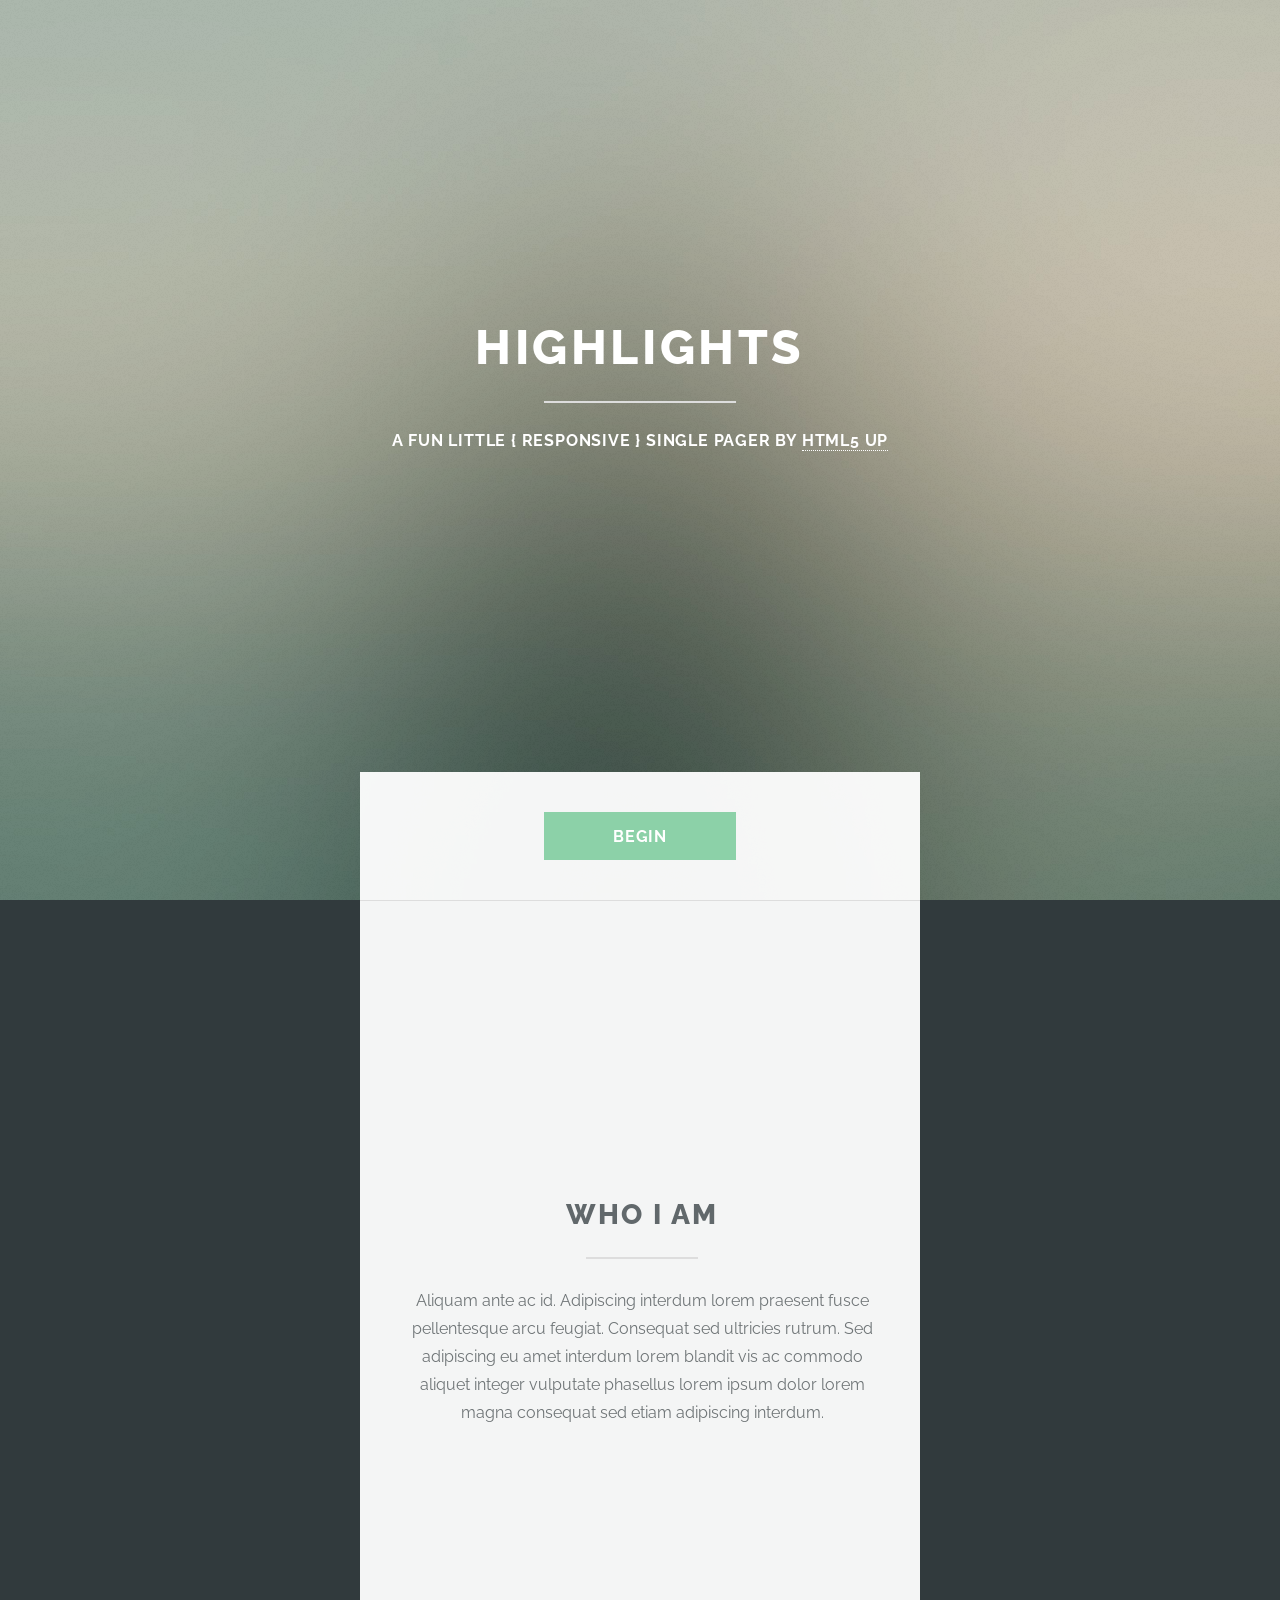
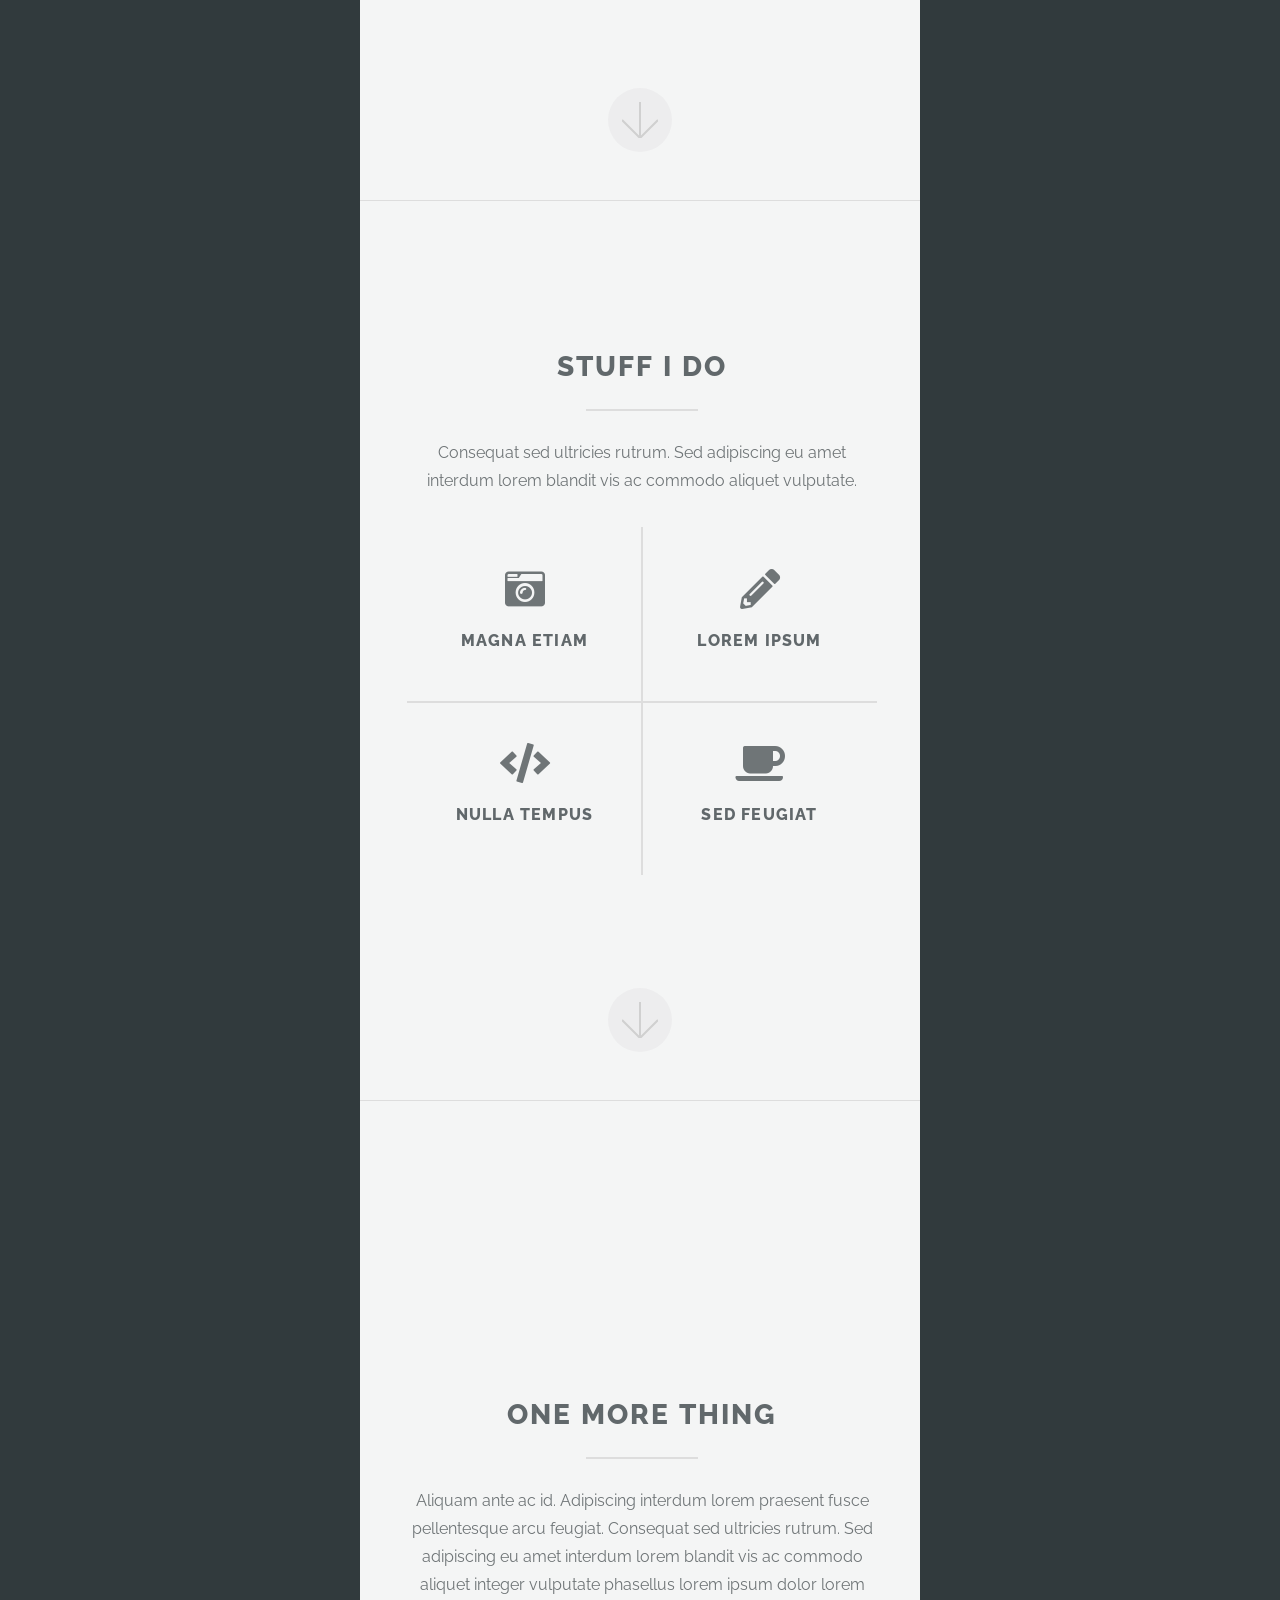
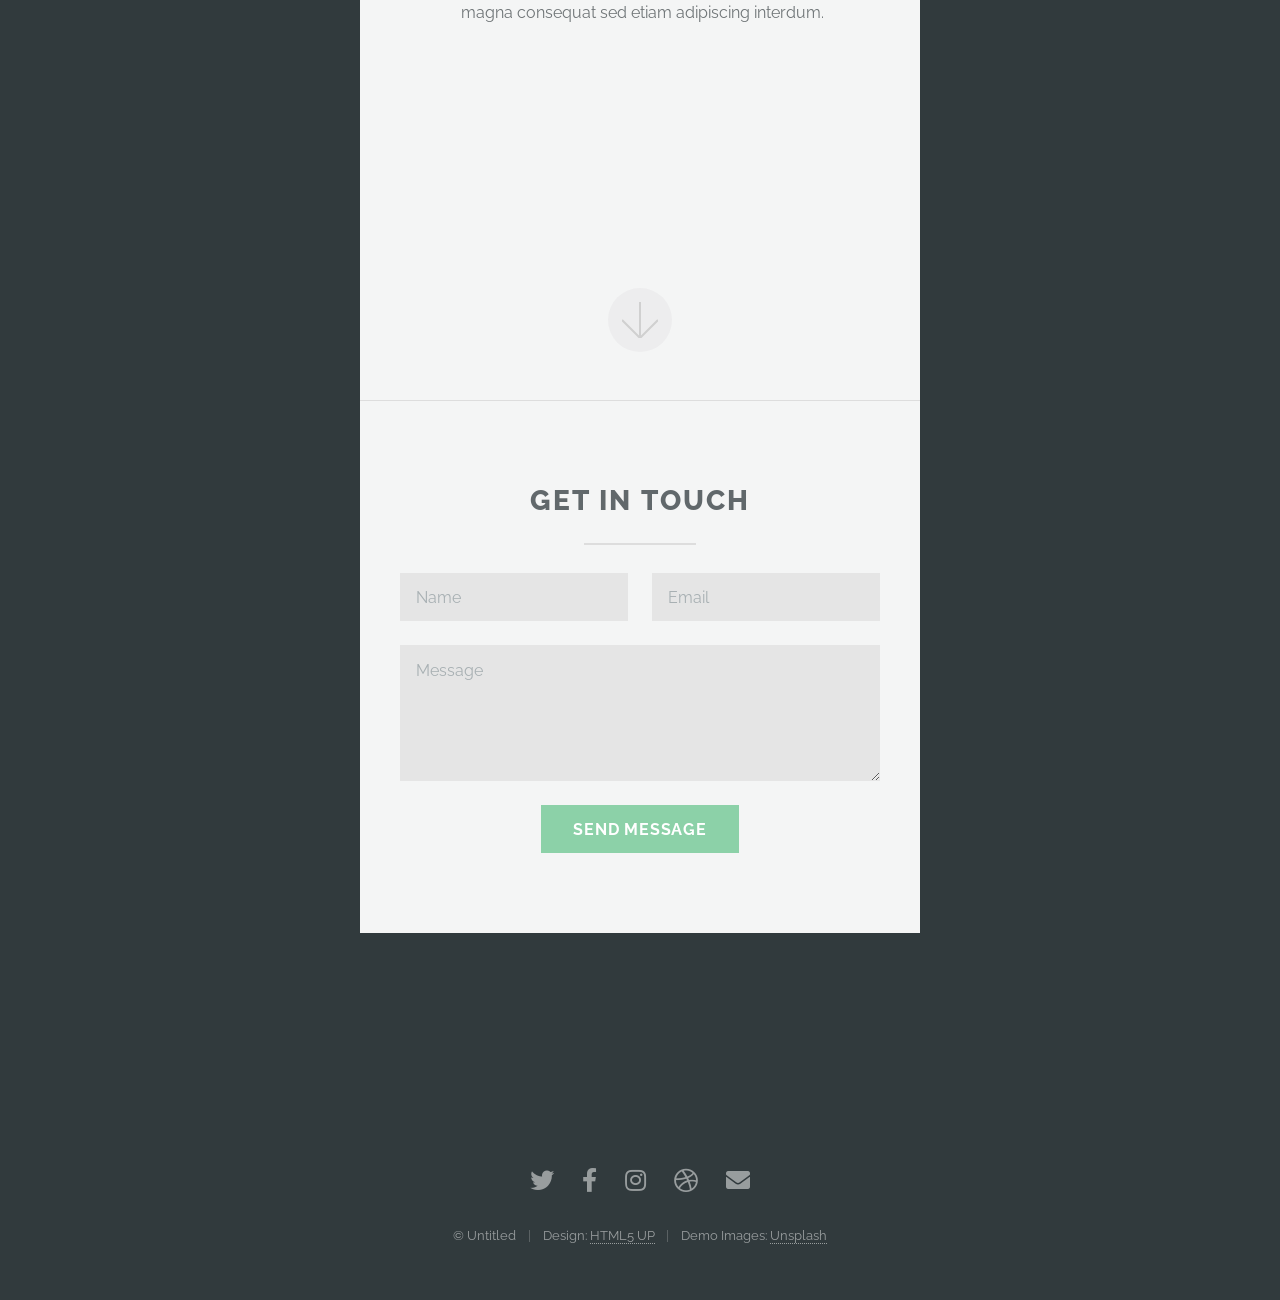
<file: portfolio_templates/developper/html5up-highlights/index.html>
<!DOCTYPE HTML>
<!--
	Highlights by HTML5 UP
	html5up.net | @ajlkn
	Free for personal and commercial use under the CCA 3.0 license (html5up.net/license)
-->
<html>
	<head>
		<title>Highlights by HTML5 UP</title>
		<meta charset="utf-8" />
		<meta name="viewport" content="width=device-width, initial-scale=1, user-scalable=no" />
		<link rel="stylesheet" href="assets/css/main.css" />
	</head>
	<body class="is-preload">

		<!-- Header -->
			<section id="header">
				<header class="major">
					<h1>Highlights</h1>
					<p>A fun little { responsive } single pager by <a href="http://html5up.net">HTML5 UP</a></p>
				</header>
				<div class="container">
					<ul class="actions special">
						<li><a href="#one" class="button primary scrolly">Begin</a></li>
					</ul>
				</div>
			</section>

		<!-- One -->
			<section id="one" class="main special">
				<div class="container">
					<span class="image fit primary"><img src="images/pic01.jpg" alt="" /></span>
					<div class="content">
						<header class="major">
							<h2>Who I am</h2>
						</header>
						<p>Aliquam ante ac id. Adipiscing interdum lorem praesent fusce pellentesque arcu feugiat. Consequat sed ultricies rutrum. Sed adipiscing eu amet interdum lorem blandit vis ac commodo aliquet integer vulputate phasellus lorem ipsum dolor lorem magna consequat sed etiam adipiscing interdum.</p>
					</div>
					<a href="#two" class="goto-next scrolly">Next</a>
				</div>
			</section>

		<!-- Two -->
			<section id="two" class="main special">
				<div class="container">
					<span class="image fit primary"><img src="images/pic02.jpg" alt="" /></span>
					<div class="content">
						<header class="major">
							<h2>Stuff I do</h2>
						</header>
						<p>Consequat sed ultricies rutrum. Sed adipiscing eu amet interdum lorem blandit vis ac commodo aliquet vulputate.</p>
						<ul class="icons-grid">
							<li>
								<span class="icon solid major fa-camera-retro"></span>
								<h3>Magna Etiam</h3>
							</li>
							<li>
								<span class="icon solid major fa-pencil-alt"></span>
								<h3>Lorem Ipsum</h3>
							</li>
							<li>
								<span class="icon solid major fa-code"></span>
								<h3>Nulla Tempus</h3>
							</li>
							<li>
								<span class="icon solid major fa-coffee"></span>
								<h3>Sed Feugiat</h3>
							</li>
						</ul>
					</div>
					<a href="#three" class="goto-next scrolly">Next</a>
				</div>
			</section>

		<!-- Three -->
			<section id="three" class="main special">
				<div class="container">
					<span class="image fit primary"><img src="images/pic03.jpg" alt="" /></span>
					<div class="content">
						<header class="major">
							<h2>One more thing</h2>
						</header>
						<p>Aliquam ante ac id. Adipiscing interdum lorem praesent fusce pellentesque arcu feugiat. Consequat sed ultricies rutrum. Sed adipiscing eu amet interdum lorem blandit vis ac commodo aliquet integer vulputate phasellus lorem ipsum dolor lorem magna consequat sed etiam adipiscing interdum.</p>
					</div>
					<a href="#footer" class="goto-next scrolly">Next</a>
				</div>
			</section>

		<!-- Four -->
		<!--
			<section id="four" class="main">
				<div class="container">
					<div class="content">
						<header class="major">
							<h2>Elements</h2>
						</header>
						<section>
							<h4>Text</h4>
							<p>This is <b>bold</b> and this is <strong>strong</strong>. This is <i>italic</i> and this is <em>emphasized</em>.
							This is <sup>superscript</sup> text and this is <sub>subscript</sub> text.
							This is <u>underlined</u> and this is code: <code>for (;;) { ... }</code>. Finally, <a href="#">this is a link</a>.</p>
							<hr />
							<header>
								<h4>Heading with a Subtitle</h4>
								<p>Lorem ipsum dolor sit amet nullam id egestas urna aliquam</p>
							</header>
							<p>Nunc lacinia ante nunc ac lobortis. Interdum adipiscing gravida odio porttitor sem non mi integer non faucibus ornare mi ut ante amet placerat aliquet. Volutpat eu sed ante lacinia sapien lorem accumsan varius montes viverra nibh in adipiscing blandit tempus accumsan.</p>
							<header>
								<h5>Heading with a Subtitle</h5>
								<p>Lorem ipsum dolor sit amet nullam id egestas urna aliquam</p>
							</header>
							<p>Nunc lacinia ante nunc ac lobortis. Interdum adipiscing gravida odio porttitor sem non mi integer non faucibus ornare mi ut ante amet placerat aliquet. Volutpat eu sed ante lacinia sapien lorem accumsan varius montes viverra nibh in adipiscing blandit tempus accumsan.</p>
							<hr />
							<h2>Heading Level 2</h2>
							<h3>Heading Level 3</h3>
							<h4>Heading Level 4</h4>
							<h5>Heading Level 5</h5>
							<h6>Heading Level 6</h6>
							<hr />
							<h5>Blockquote</h5>
							<blockquote>Fringilla nisl. Donec accumsan interdum nisi, quis tincidunt felis sagittis eget tempus euismod. Vestibulum ante ipsum primis in faucibus vestibulum. Blandit adipiscing eu felis iaculis volutpat ac adipiscing accumsan faucibus. Vestibulum ante ipsum primis in faucibus lorem ipsum dolor sit amet nullam adipiscing eu felis.</blockquote>
							<h5>Preformatted</h5>
							<pre><code>i = 0;

while (!deck.isInOrder()) {
  print 'Iteration ' + i;
  deck.shuffle();
  i++;
}

print 'It took ' + i + ' iterations to sort the deck.';</code></pre>
						</section>

						<section>
							<h4>Lists</h4>
							<div class="row">
								<div class="col-6 col-12-medium">
									<h5>Unordered</h5>
									<ul>
										<li>Dolor pulvinar etiam.</li>
										<li>Sagittis adipiscing.</li>
										<li>Felis enim feugiat.</li>
									</ul>
									<h5>Alternate</h5>
									<ul class="alt">
										<li>Dolor pulvinar etiam.</li>
										<li>Sagittis adipiscing.</li>
										<li>Felis enim feugiat.</li>
									</ul>
								</div>
								<div class="col-6 col-12-medium">
									<h5>Ordered</h5>
									<ol>
										<li>Dolor pulvinar etiam.</li>
										<li>Etiam vel felis viverra.</li>
										<li>Felis enim feugiat.</li>
										<li>Dolor pulvinar etiam.</li>
										<li>Etiam vel felis lorem.</li>
										<li>Felis enim et feugiat.</li>
									</ol>
									<h5>Icons</h5>
									<ul class="icons">
										<li><a href="#" class="icon brands fa-twitter"><span class="label">Twitter</span></a></li>
										<li><a href="#" class="icon brands fa-facebook-f"><span class="label">Facebook</span></a></li>
										<li><a href="#" class="icon brands fa-instagram"><span class="label">Instagram</span></a></li>
										<li><a href="#" class="icon brands fa-github"><span class="label">Github</span></a></li>
									</ul>
								</div>
							</div>
							<h5>Actions</h5>
							<ul class="actions">
								<li><a href="#" class="button primary">Default</a></li>
								<li><a href="#" class="button">Default</a></li>
							</ul>
							<ul class="actions small">
								<li><a href="#" class="button primary small">Small</a></li>
								<li><a href="#" class="button small">Small</a></li>
							</ul>
							<div class="row">
								<div class="col-6 col-12-small">
									<ul class="actions stacked">
										<li><a href="#" class="button primary">Default</a></li>
										<li><a href="#" class="button">Default</a></li>
									</ul>
								</div>
								<div class="col-6 col-12-small">
									<ul class="actions stacked">
										<li><a href="#" class="button primary small">Small</a></li>
										<li><a href="#" class="button small">Small</a></li>
									</ul>
								</div>
								<div class="col-6 col-12-small">
									<ul class="actions stacked">
										<li><a href="#" class="button primary fit">Default</a></li>
										<li><a href="#" class="button fit">Default</a></li>
									</ul>
								</div>
								<div class="col-6 col-12-small">
									<ul class="actions stacked">
										<li><a href="#" class="button primary small fit">Small</a></li>
										<li><a href="#" class="button small fit">Small</a></li>
									</ul>
								</div>
							</div>
						</section>

						<section>
							<h4>Table</h4>
							<h5>Default</h5>
							<div class="table-wrapper">
								<table>
									<thead>
										<tr>
											<th>Name</th>
											<th>Description</th>
											<th>Price</th>
										</tr>
									</thead>
									<tbody>
										<tr>
											<td>Item One</td>
											<td>Ante turpis integer aliquet porttitor.</td>
											<td>29.99</td>
										</tr>
										<tr>
											<td>Item Two</td>
											<td>Vis ac commodo adipiscing arcu aliquet.</td>
											<td>19.99</td>
										</tr>
										<tr>
											<td>Item Three</td>
											<td> Morbi faucibus arcu accumsan lorem.</td>
											<td>29.99</td>
										</tr>
										<tr>
											<td>Item Four</td>
											<td>Vitae integer tempus condimentum.</td>
											<td>19.99</td>
										</tr>
										<tr>
											<td>Item Five</td>
											<td>Ante turpis integer aliquet porttitor.</td>
											<td>29.99</td>
										</tr>
									</tbody>
									<tfoot>
										<tr>
											<td colspan="2"></td>
											<td>100.00</td>
										</tr>
									</tfoot>
								</table>
							</div>

							<h5>Alternate</h5>
							<div class="table-wrapper">
								<table class="alt">
									<thead>
										<tr>
											<th>Name</th>
											<th>Description</th>
											<th>Price</th>
										</tr>
									</thead>
									<tbody>
										<tr>
											<td>Item One</td>
											<td>Ante turpis integer aliquet porttitor.</td>
											<td>29.99</td>
										</tr>
										<tr>
											<td>Item Two</td>
											<td>Vis ac commodo adipiscing arcu aliquet.</td>
											<td>19.99</td>
										</tr>
										<tr>
											<td>Item Three</td>
											<td> Morbi faucibus arcu accumsan lorem.</td>
											<td>29.99</td>
										</tr>
										<tr>
											<td>Item Four</td>
											<td>Vitae integer tempus condimentum.</td>
											<td>19.99</td>
										</tr>
										<tr>
											<td>Item Five</td>
											<td>Ante turpis integer aliquet porttitor.</td>
											<td>29.99</td>
										</tr>
									</tbody>
									<tfoot>
										<tr>
											<td colspan="2"></td>
											<td>100.00</td>
										</tr>
									</tfoot>
								</table>
							</div>
						</section>

						<section>
							<h4>Buttons</h4>
							<ul class="actions">
								<li><a href="#" class="button primary">Primary</a></li>
								<li><a href="#" class="button">Default</a></li>
							</ul>
							<ul class="actions">
								<li><a href="#" class="button">Default</a></li>
								<li><a href="#" class="button small">Small</a></li>
							</ul>
							<ul class="actions fit">
								<li><a href="#" class="button primary fit">Fit</a></li>
								<li><a href="#" class="button fit">Fit</a></li>
							</ul>
							<ul class="actions fit small">
								<li><a href="#" class="button primary fit small">Fit + Small</a></li>
								<li><a href="#" class="button fit small">Fit + Small</a></li>
							</ul>
							<ul class="actions">
								<li><a href="#" class="button primary icon solid fa-download">Icon</a></li>
								<li><a href="#" class="button icon solid fa-download">Icon</a></li>
							</ul>
							<ul class="actions">
								<li><span class="button primary disabled">Disabled</span></li>
								<li><span class="button disabled">Disabled</span></li>
							</ul>
						</section>

						<section>
							<h4>Form</h4>
							<form method="post" action="#">
								<div class="row gtr-uniform">
									<div class="col-6 col-12-xsmall">
										<input type="text" name="demo-name" id="demo-name" value="" placeholder="Name" />
									</div>
									<div class="col-6 col-12-xsmall">
										<input type="email" name="demo-email" id="demo-email" value="" placeholder="Email" />
									</div>
									<div class="col-12">
										<select name="demo-category" id="demo-category">
											<option value="">- Category -</option>
											<option value="1">Manufacturing</option>
											<option value="1">Shipping</option>
											<option value="1">Administration</option>
											<option value="1">Human Resources</option>
										</select>
									</div>
									<div class="col-4 col-12-small">
										<input type="radio" id="demo-priority-low" name="demo-priority" checked>
										<label for="demo-priority-low">Low</label>
									</div>
									<div class="col-4 col-12-small">
										<input type="radio" id="demo-priority-normal" name="demo-priority">
										<label for="demo-priority-normal">Normal</label>
									</div>
									<div class="col-4 col-12-small">
										<input type="radio" id="demo-priority-high" name="demo-priority">
										<label for="demo-priority-high">High</label>
									</div>
									<div class="col-6 col-12-small">
										<input type="checkbox" id="demo-copy" name="demo-copy">
										<label for="demo-copy">Email me a copy</label>
									</div>
									<div class="col-6 col-12-small">
										<input type="checkbox" id="demo-human" name="demo-human" checked>
										<label for="demo-human">Not a robot</label>
									</div>
									<div class="col-12">
										<textarea name="demo-message" id="demo-message" placeholder="Enter your message" rows="6"></textarea>
									</div>
									<div class="col-12">
										<ul class="actions">
											<li><input type="submit" value="Send Message" class="primary" /></li>
											<li><input type="reset" value="Reset" /></li>
										</ul>
									</div>
								</div>
							</form>
						</section>

						<section>
							<h4>Image</h4>
							<h5>Fit</h5>
							<div class="box alt">
								<div class="row gtr-uniform gtr-50">
									<div class="col-12"><span class="image fit"><img src="images/pic04.jpg" alt="" /></span></div>
									<div class="col-4"><span class="image fit"><img src="images/pic04.jpg" alt="" /></span></div>
									<div class="col-4"><span class="image fit"><img src="images/pic04.jpg" alt="" /></span></div>
									<div class="col-4"><span class="image fit"><img src="images/pic04.jpg" alt="" /></span></div>
									<div class="col-4"><span class="image fit"><img src="images/pic04.jpg" alt="" /></span></div>
									<div class="col-4"><span class="image fit"><img src="images/pic04.jpg" alt="" /></span></div>
									<div class="col-4"><span class="image fit"><img src="images/pic04.jpg" alt="" /></span></div>
									<div class="col-4"><span class="image fit"><img src="images/pic04.jpg" alt="" /></span></div>
									<div class="col-4"><span class="image fit"><img src="images/pic04.jpg" alt="" /></span></div>
									<div class="col-4"><span class="image fit"><img src="images/pic04.jpg" alt="" /></span></div>
								</div>
							</div>
							<h5>Left &amp; Right</h5>
							<p><span class="image left"><img src="images/pic05.jpg" alt="" /></span>Fringilla nisl. Donec accumsan interdum nisi, quis tincidunt felis sagittis eget. tempus euismod. Vestibulum ante ipsum primis in faucibus vestibulum. Blandit adipiscing eu felis iaculis volutpat ac adipiscing accumsan eu faucibus. Integer ac pellentesque praesent tincidunt felis sagittis eget. tempus euismod. Vestibulum ante ipsum primis in faucibus vestibulum. Blandit adipiscing eu felis iaculis volutpat ac adipiscing accumsan eu faucibus. Integer ac pellentesque praesent. Donec accumsan interdum nisi, quis tincidunt felis sagittis eget. tempus euismod. Vestibulum ante ipsum primis in faucibus vestibulum. Blandit adipiscing eu felis iaculis volutpat ac adipiscing accumsan eu faucibus. Integer ac pellentesque praesent tincidunt felis sagittis eget. tempus euismod. Vestibulum ante ipsum primis in faucibus vestibulum. Blandit adipiscing eu felis iaculis volutpat ac adipiscing accumsan eu faucibus. Integer ac pellentesque praesent.</p>
							<p><span class="image right"><img src="images/pic05.jpg" alt="" /></span>Fringilla nisl. Donec accumsan interdum nisi, quis tincidunt felis sagittis eget. tempus euismod. Vestibulum ante ipsum primis in faucibus vestibulum. Blandit adipiscing eu felis iaculis volutpat ac adipiscing accumsan eu faucibus. Integer ac pellentesque praesent tincidunt felis sagittis eget. tempus euismod. Vestibulum ante ipsum primis in faucibus vestibulum. Blandit adipiscing eu felis iaculis volutpat ac adipiscing accumsan eu faucibus. Integer ac pellentesque praesent. Donec accumsan interdum nisi, quis tincidunt felis sagittis eget. tempus euismod. Vestibulum ante ipsum primis in faucibus vestibulum. Blandit adipiscing eu felis iaculis volutpat ac adipiscing accumsan eu faucibus. Integer ac pellentesque praesent tincidunt felis sagittis eget. tempus euismod. Vestibulum ante ipsum primis in faucibus vestibulum. Blandit adipiscing eu felis iaculis volutpat ac adipiscing accumsan eu faucibus. Integer ac pellentesque praesent.</p>
						</section>

					</div>
					<a href="#footer" class="goto-next scrolly">Next</a>
				</div>
			</section>
		-->

		<!-- Footer -->
			<section id="footer">
				<div class="container">
					<header class="major">
						<h2>Get in touch</h2>
					</header>
					<form method="post" action="#">
						<div class="row gtr-uniform">
							<div class="col-6 col-12-xsmall"><input type="text" name="name" id="name" placeholder="Name" /></div>
							<div class="col-6 col-12-xsmall"><input type="email" name="email" id="email" placeholder="Email" /></div>
							<div class="col-12"><textarea name="message" id="message" placeholder="Message" rows="4"></textarea></div>
							<div class="col-12">
								<ul class="actions special">
									<li><input type="submit" value="Send Message" class="primary" /></li>
								</ul>
							</div>
						</div>
					</form>
				</div>
				<footer>
					<ul class="icons">
						<li><a href="#" class="icon brands alt fa-twitter"><span class="label">Twitter</span></a></li>
						<li><a href="#" class="icon brands alt fa-facebook-f"><span class="label">Facebook</span></a></li>
						<li><a href="#" class="icon brands alt fa-instagram"><span class="label">Instagram</span></a></li>
						<li><a href="#" class="icon brands alt fa-dribbble"><span class="label">Dribbble</span></a></li>
						<li><a href="#" class="icon solid alt fa-envelope"><span class="label">Email</span></a></li>
					</ul>
					<ul class="copyright">
						<li>&copy; Untitled</li><li>Design: <a href="http://html5up.net">HTML5 UP</a></li><li>Demo Images: <a href="http://unsplash.com">Unsplash</a></li>
					</ul>
				</footer>
			</section>

		<!-- Scripts -->
			<script src="assets/js/jquery.min.js"></script>
			<script src="assets/js/jquery.scrollex.min.js"></script>
			<script src="assets/js/jquery.scrolly.min.js"></script>
			<script src="assets/js/browser.min.js"></script>
			<script src="assets/js/breakpoints.min.js"></script>
			<script src="assets/js/util.js"></script>
			<script src="assets/js/main.js"></script>

	</body>
</html>
</file>
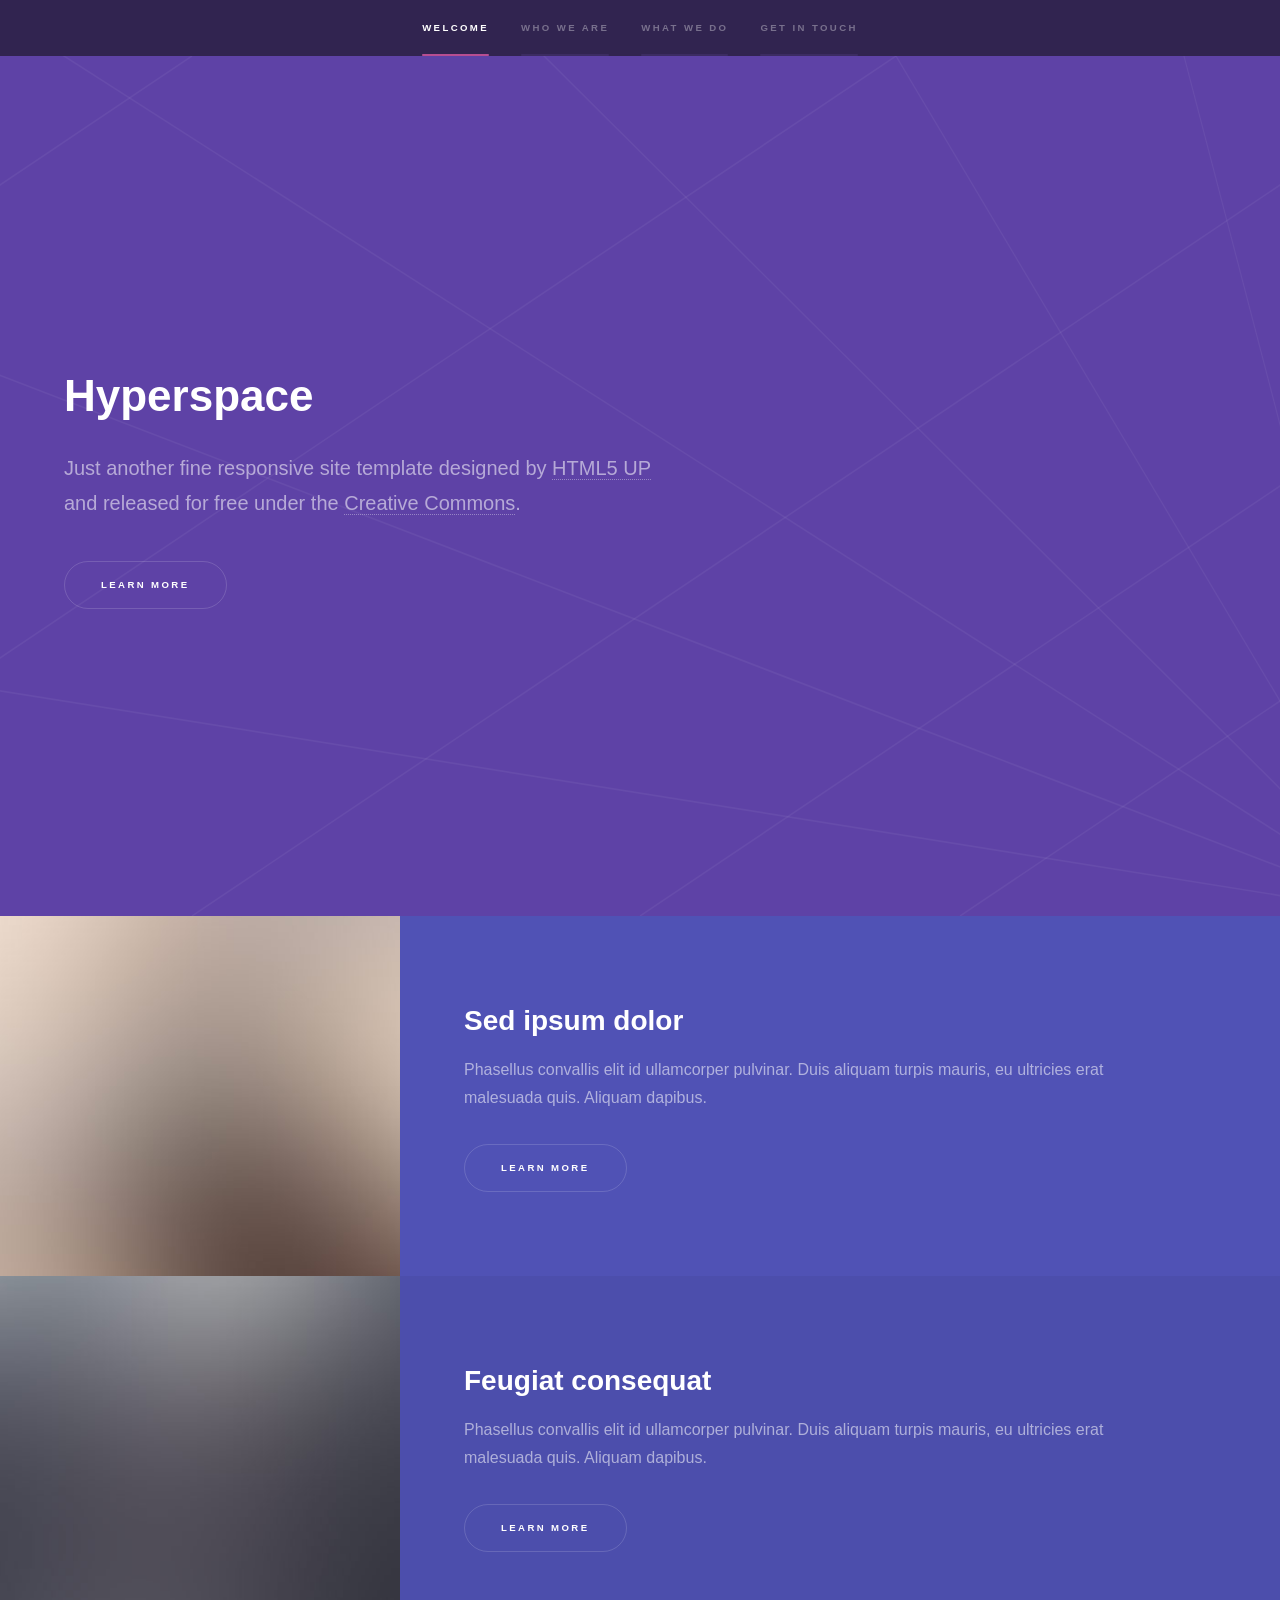
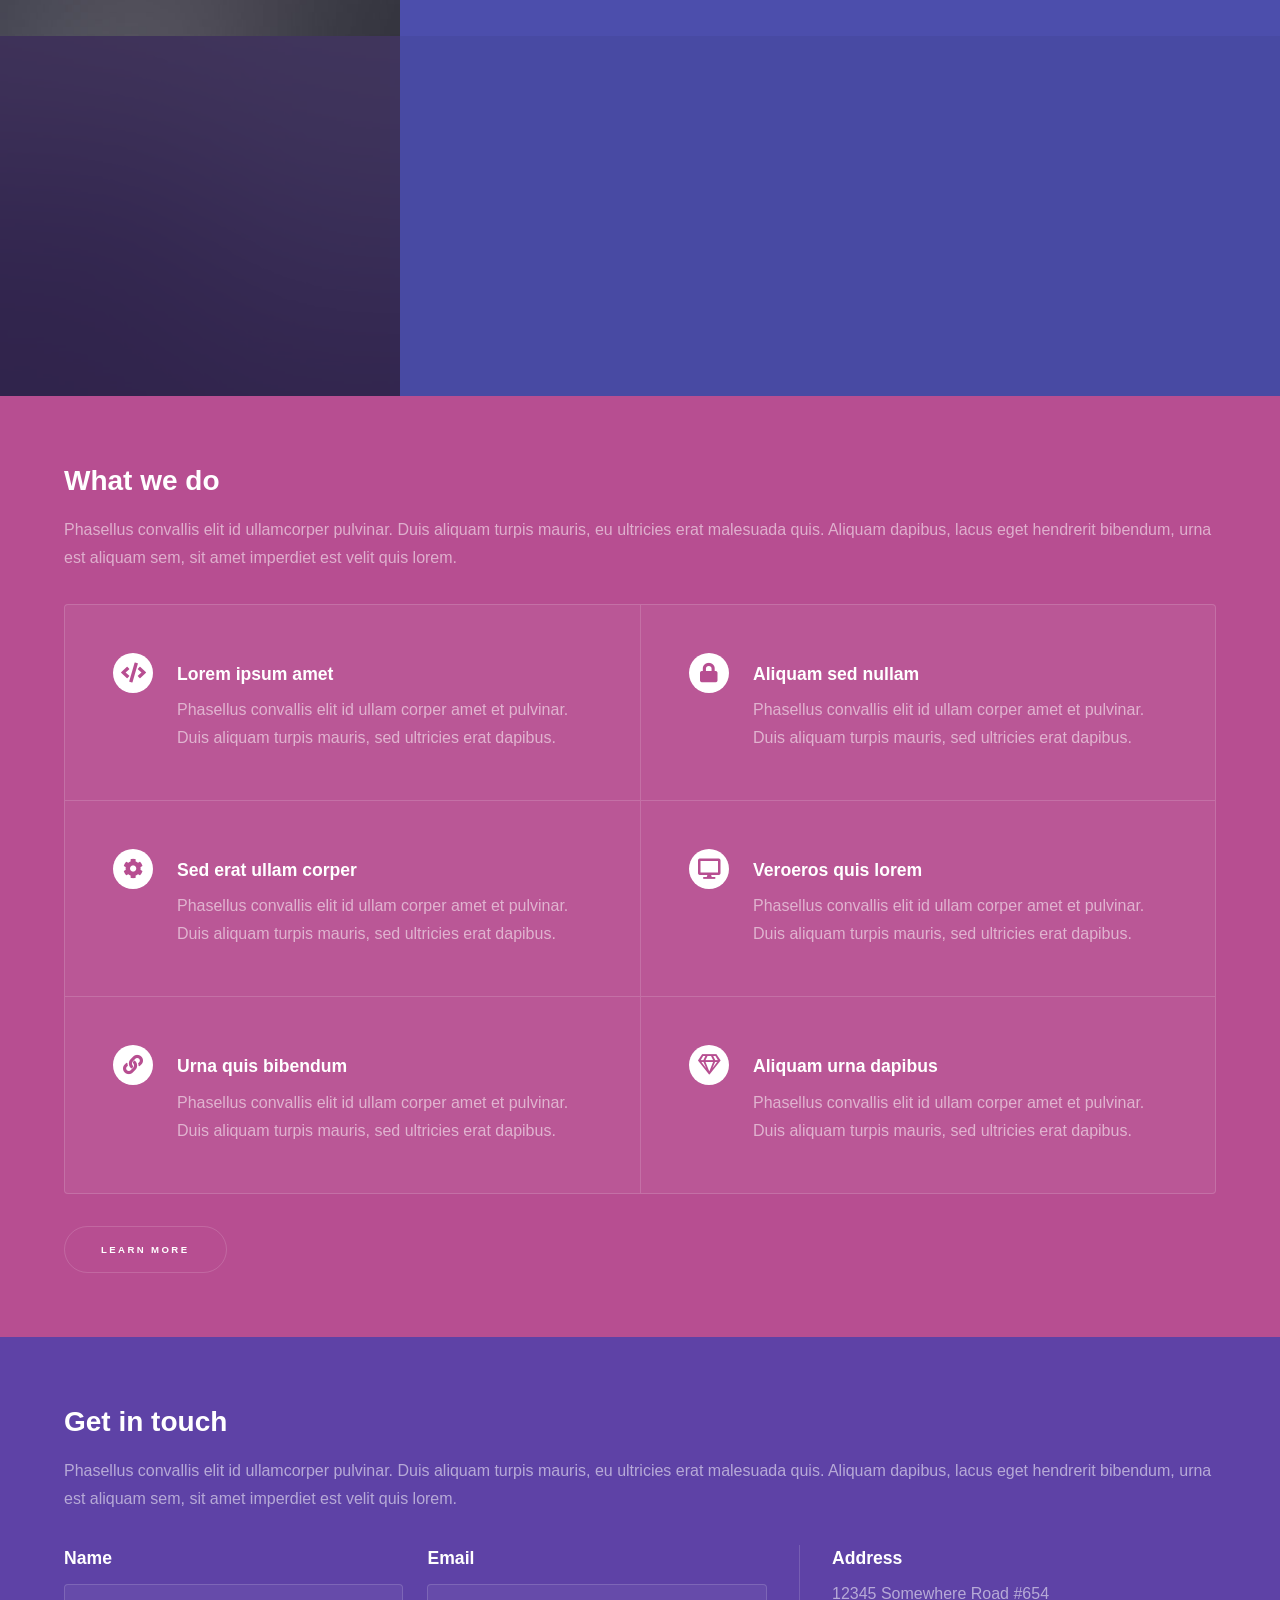
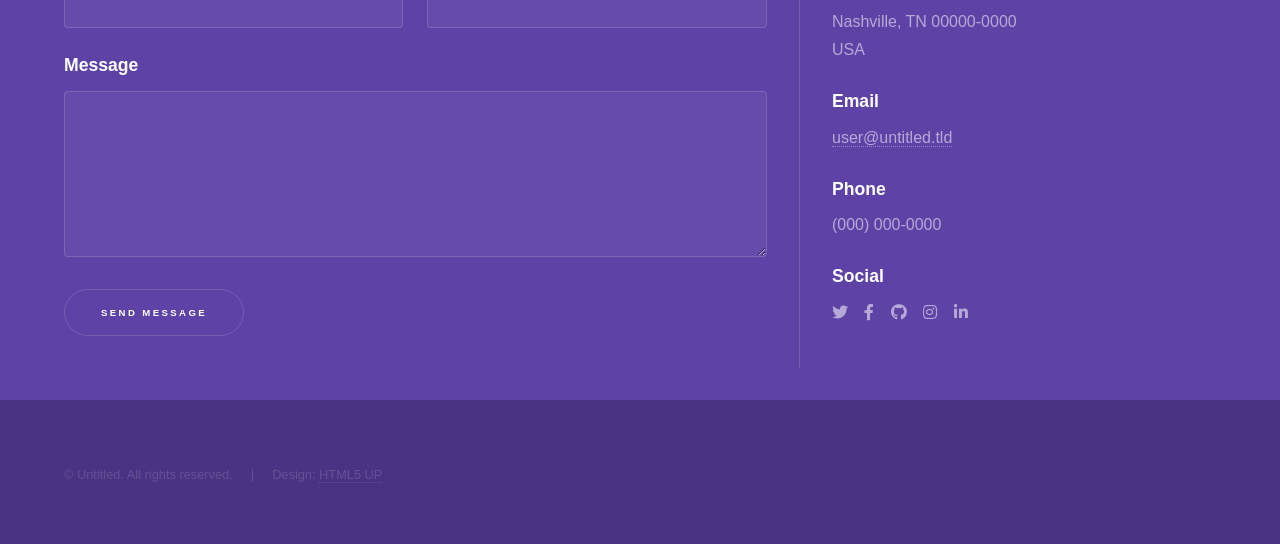
<file: portfolio_templates/developper/html5up-hyperspace/index.html>
<!DOCTYPE HTML>
<!--
	Hyperspace by HTML5 UP
	html5up.net | @ajlkn
	Free for personal and commercial use under the CCA 3.0 license (html5up.net/license)
-->
<html>
	<head>
		<title>Hyperspace by HTML5 UP</title>
		<meta charset="utf-8" />
		<meta name="viewport" content="width=device-width, initial-scale=1, user-scalable=no" />
		<link rel="stylesheet" href="assets/css/main.css" />
		<noscript><link rel="stylesheet" href="assets/css/noscript.css" /></noscript>
	</head>
	<body class="is-preload">

		<!-- Sidebar -->
			<section id="sidebar">
				<div class="inner">
					<nav>
						<ul>
							<li><a href="#intro">Welcome</a></li>
							<li><a href="#one">Who we are</a></li>
							<li><a href="#two">What we do</a></li>
							<li><a href="#three">Get in touch</a></li>
						</ul>
					</nav>
				</div>
			</section>

		<!-- Wrapper -->
			<div id="wrapper">

				<!-- Intro -->
					<section id="intro" class="wrapper style1 fullscreen fade-up">
						<div class="inner">
							<h1>Hyperspace</h1>
							<p>Just another fine responsive site template designed by <a href="http://html5up.net">HTML5 UP</a><br />
							and released for free under the <a href="http://html5up.net/license">Creative Commons</a>.</p>
							<ul class="actions">
								<li><a href="#one" class="button scrolly">Learn more</a></li>
							</ul>
						</div>
					</section>

				<!-- One -->
					<section id="one" class="wrapper style2 spotlights">
						<section>
							<a href="#" class="image"><img src="images/pic01.jpg" alt="" data-position="center center" /></a>
							<div class="content">
								<div class="inner">
									<h2>Sed ipsum dolor</h2>
									<p>Phasellus convallis elit id ullamcorper pulvinar. Duis aliquam turpis mauris, eu ultricies erat malesuada quis. Aliquam dapibus.</p>
									<ul class="actions">
										<li><a href="generic.html" class="button">Learn more</a></li>
									</ul>
								</div>
							</div>
						</section>
						<section>
							<a href="#" class="image"><img src="images/pic02.jpg" alt="" data-position="top center" /></a>
							<div class="content">
								<div class="inner">
									<h2>Feugiat consequat</h2>
									<p>Phasellus convallis elit id ullamcorper pulvinar. Duis aliquam turpis mauris, eu ultricies erat malesuada quis. Aliquam dapibus.</p>
									<ul class="actions">
										<li><a href="generic.html" class="button">Learn more</a></li>
									</ul>
								</div>
							</div>
						</section>
						<section>
							<a href="#" class="image"><img src="images/pic03.jpg" alt="" data-position="25% 25%" /></a>
							<div class="content">
								<div class="inner">
									<h2>Ultricies aliquam</h2>
									<p>Phasellus convallis elit id ullamcorper pulvinar. Duis aliquam turpis mauris, eu ultricies erat malesuada quis. Aliquam dapibus.</p>
									<ul class="actions">
										<li><a href="generic.html" class="button">Learn more</a></li>
									</ul>
								</div>
							</div>
						</section>
					</section>

				<!-- Two -->
					<section id="two" class="wrapper style3 fade-up">
						<div class="inner">
							<h2>What we do</h2>
							<p>Phasellus convallis elit id ullamcorper pulvinar. Duis aliquam turpis mauris, eu ultricies erat malesuada quis. Aliquam dapibus, lacus eget hendrerit bibendum, urna est aliquam sem, sit amet imperdiet est velit quis lorem.</p>
							<div class="features">
								<section>
									<span class="icon solid major fa-code"></span>
									<h3>Lorem ipsum amet</h3>
									<p>Phasellus convallis elit id ullam corper amet et pulvinar. Duis aliquam turpis mauris, sed ultricies erat dapibus.</p>
								</section>
								<section>
									<span class="icon solid major fa-lock"></span>
									<h3>Aliquam sed nullam</h3>
									<p>Phasellus convallis elit id ullam corper amet et pulvinar. Duis aliquam turpis mauris, sed ultricies erat dapibus.</p>
								</section>
								<section>
									<span class="icon solid major fa-cog"></span>
									<h3>Sed erat ullam corper</h3>
									<p>Phasellus convallis elit id ullam corper amet et pulvinar. Duis aliquam turpis mauris, sed ultricies erat dapibus.</p>
								</section>
								<section>
									<span class="icon solid major fa-desktop"></span>
									<h3>Veroeros quis lorem</h3>
									<p>Phasellus convallis elit id ullam corper amet et pulvinar. Duis aliquam turpis mauris, sed ultricies erat dapibus.</p>
								</section>
								<section>
									<span class="icon solid major fa-link"></span>
									<h3>Urna quis bibendum</h3>
									<p>Phasellus convallis elit id ullam corper amet et pulvinar. Duis aliquam turpis mauris, sed ultricies erat dapibus.</p>
								</section>
								<section>
									<span class="icon major fa-gem"></span>
									<h3>Aliquam urna dapibus</h3>
									<p>Phasellus convallis elit id ullam corper amet et pulvinar. Duis aliquam turpis mauris, sed ultricies erat dapibus.</p>
								</section>
							</div>
							<ul class="actions">
								<li><a href="generic.html" class="button">Learn more</a></li>
							</ul>
						</div>
					</section>

				<!-- Three -->
					<section id="three" class="wrapper style1 fade-up">
						<div class="inner">
							<h2>Get in touch</h2>
							<p>Phasellus convallis elit id ullamcorper pulvinar. Duis aliquam turpis mauris, eu ultricies erat malesuada quis. Aliquam dapibus, lacus eget hendrerit bibendum, urna est aliquam sem, sit amet imperdiet est velit quis lorem.</p>
							<div class="split style1">
								<section>
									<form method="post" action="#">
										<div class="fields">
											<div class="field half">
												<label for="name">Name</label>
												<input type="text" name="name" id="name" />
											</div>
											<div class="field half">
												<label for="email">Email</label>
												<input type="text" name="email" id="email" />
											</div>
											<div class="field">
												<label for="message">Message</label>
												<textarea name="message" id="message" rows="5"></textarea>
											</div>
										</div>
										<ul class="actions">
											<li><a href="" class="button submit">Send Message</a></li>
										</ul>
									</form>
								</section>
								<section>
									<ul class="contact">
										<li>
											<h3>Address</h3>
											<span>12345 Somewhere Road #654<br />
											Nashville, TN 00000-0000<br />
											USA</span>
										</li>
										<li>
											<h3>Email</h3>
											<a href="#">user@untitled.tld</a>
										</li>
										<li>
											<h3>Phone</h3>
											<span>(000) 000-0000</span>
										</li>
										<li>
											<h3>Social</h3>
											<ul class="icons">
												<li><a href="#" class="icon brands fa-twitter"><span class="label">Twitter</span></a></li>
												<li><a href="#" class="icon brands fa-facebook-f"><span class="label">Facebook</span></a></li>
												<li><a href="#" class="icon brands fa-github"><span class="label">GitHub</span></a></li>
												<li><a href="#" class="icon brands fa-instagram"><span class="label">Instagram</span></a></li>
												<li><a href="#" class="icon brands fa-linkedin-in"><span class="label">LinkedIn</span></a></li>
											</ul>
										</li>
									</ul>
								</section>
							</div>
						</div>
					</section>

			</div>

		<!-- Footer -->
			<footer id="footer" class="wrapper style1-alt">
				<div class="inner">
					<ul class="menu">
						<li>&copy; Untitled. All rights reserved.</li><li>Design: <a href="http://html5up.net">HTML5 UP</a></li>
					</ul>
				</div>
			</footer>

		<!-- Scripts -->
			<script src="assets/js/jquery.min.js"></script>
			<script src="assets/js/jquery.scrollex.min.js"></script>
			<script src="assets/js/jquery.scrolly.min.js"></script>
			<script src="assets/js/browser.min.js"></script>
			<script src="assets/js/breakpoints.min.js"></script>
			<script src="assets/js/util.js"></script>
			<script src="assets/js/main.js"></script>

	</body>
</html>
</file>
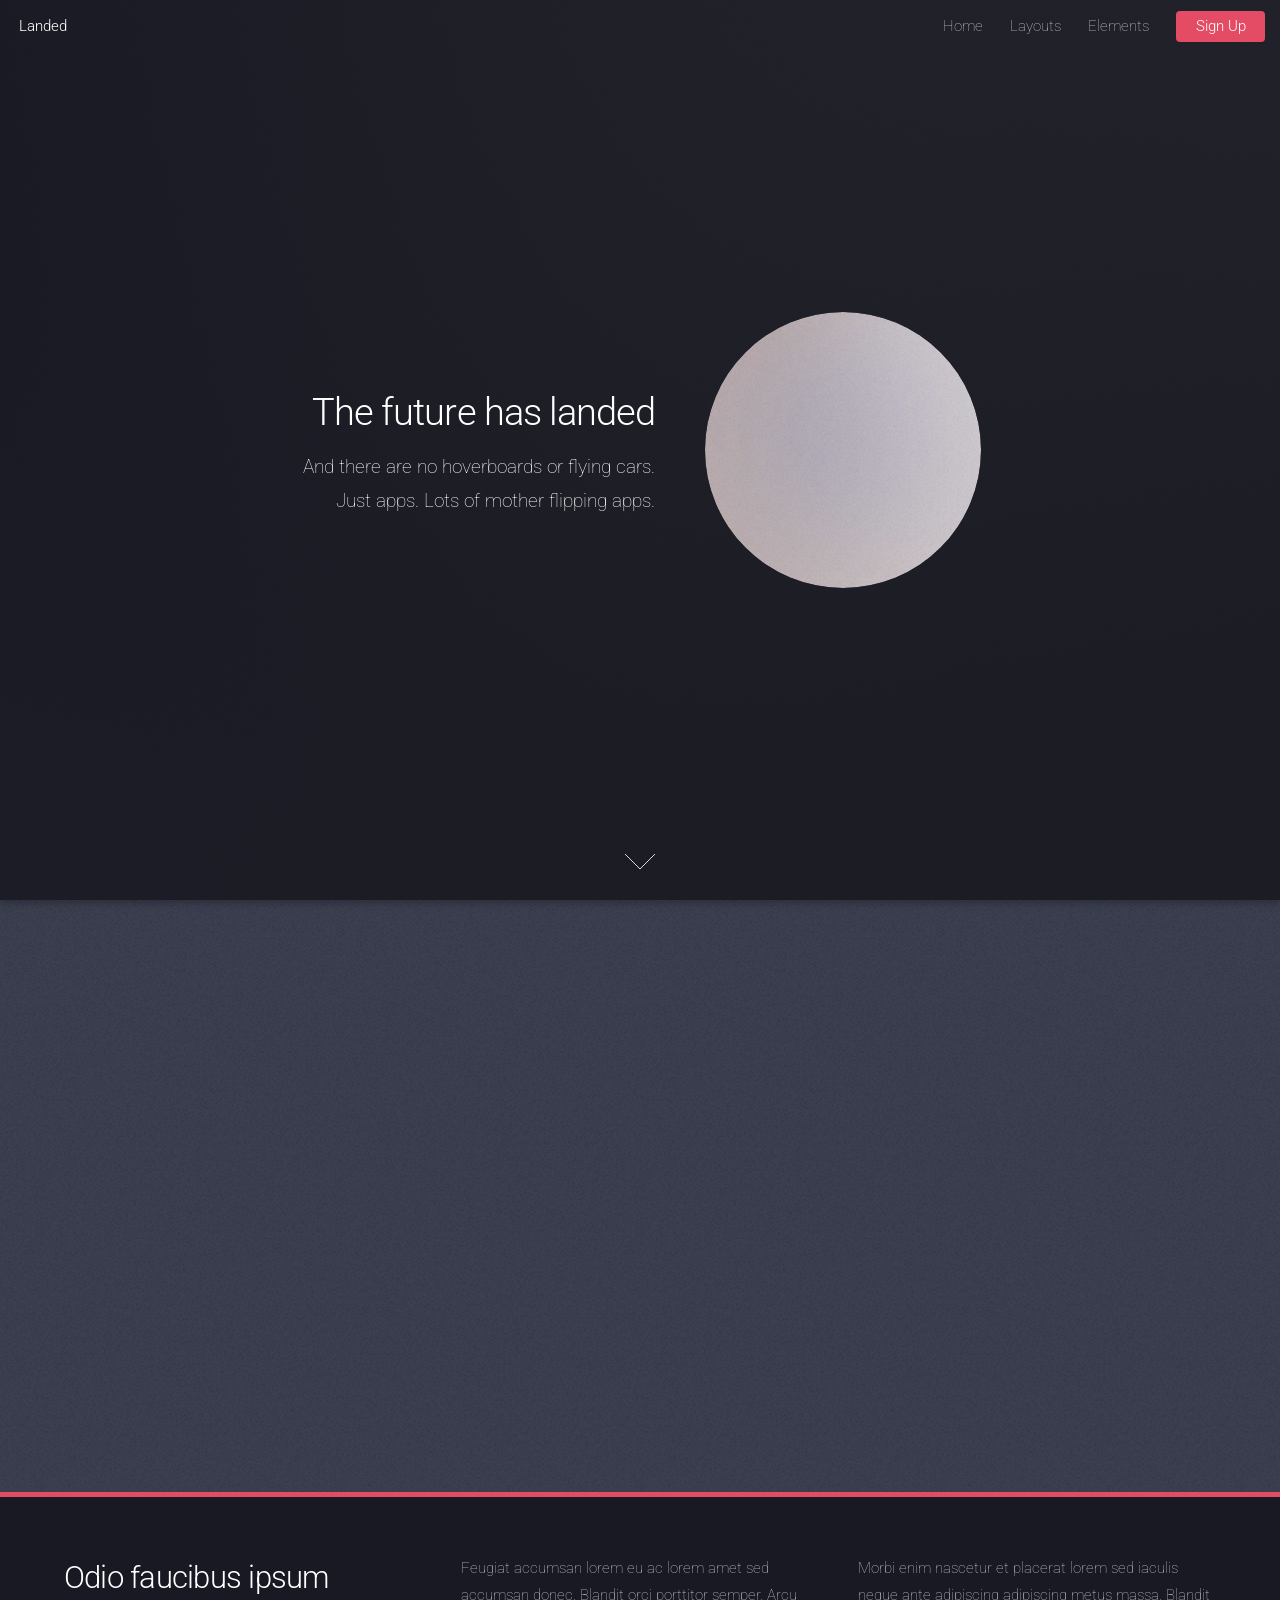
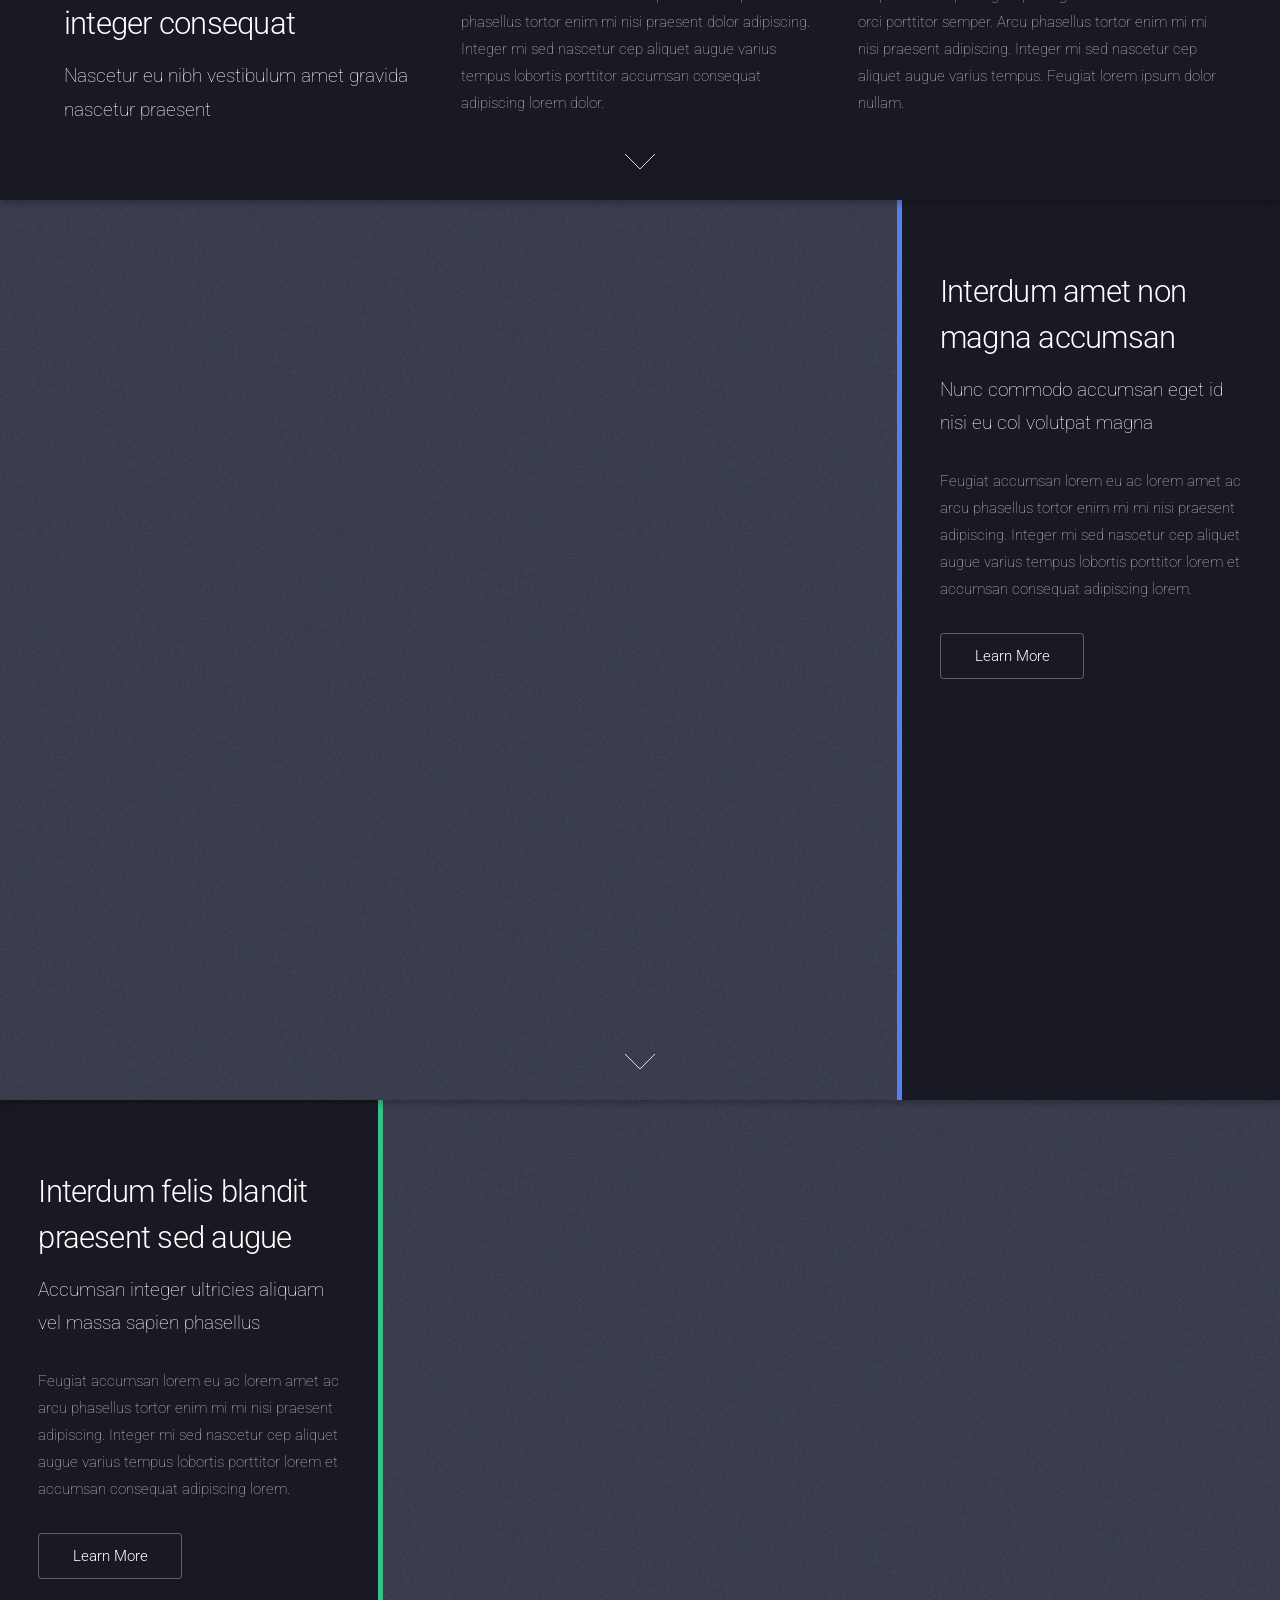
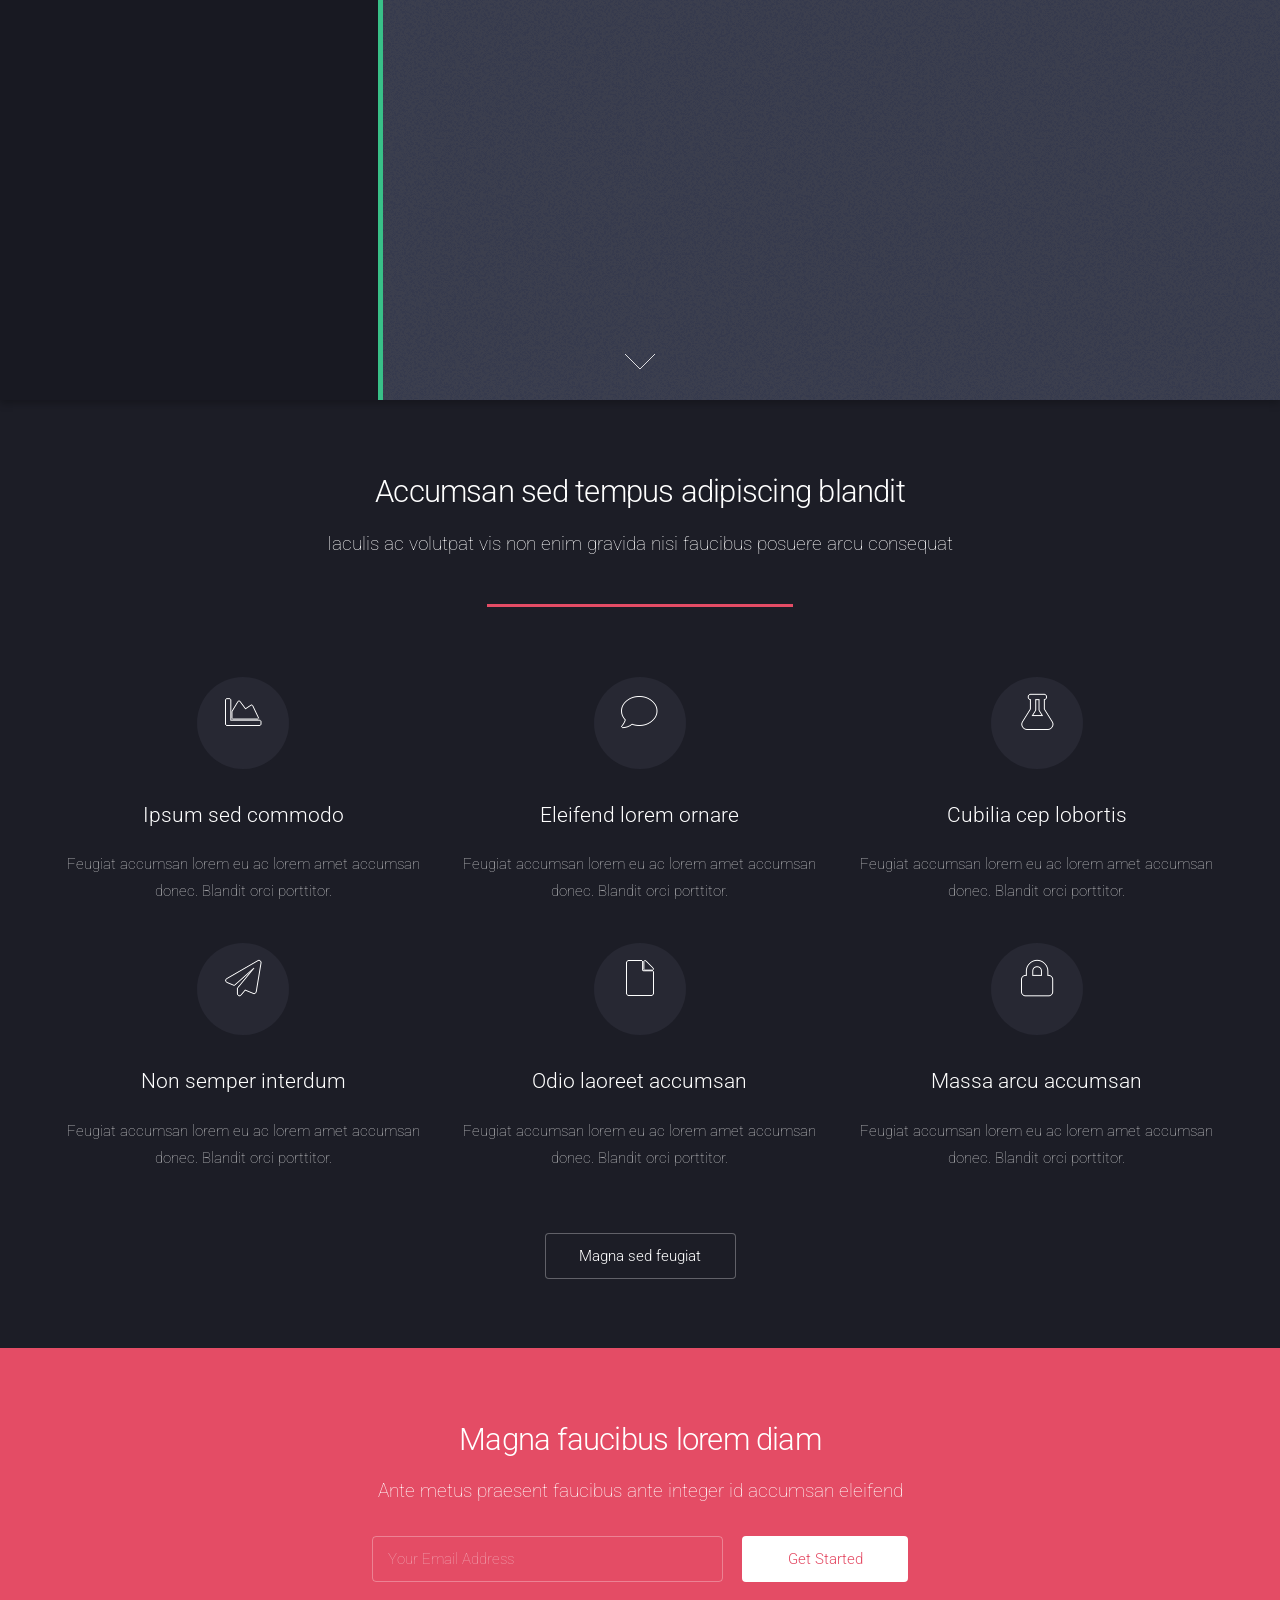
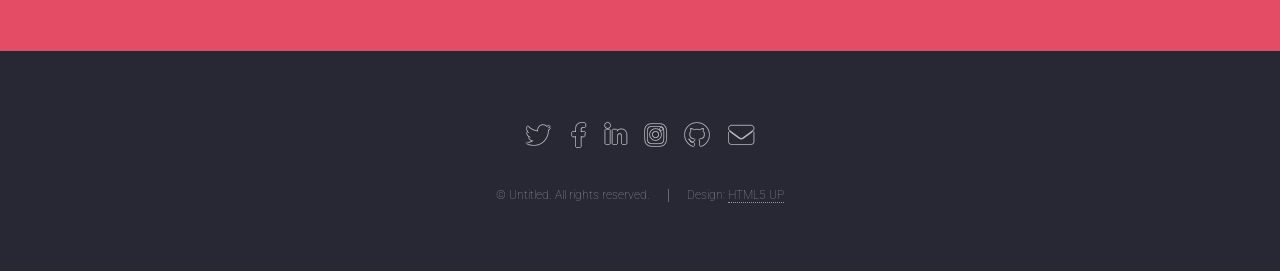
<file: portfolio_templates/developper/html5up-landed/index.html>
<!DOCTYPE HTML>
<!--
	Landed by HTML5 UP
	html5up.net | @ajlkn
	Free for personal and commercial use under the CCA 3.0 license (html5up.net/license)
-->
<html>
	<head>
		<title>Landed by HTML5 UP</title>
		<meta charset="utf-8" />
		<meta name="viewport" content="width=device-width, initial-scale=1, user-scalable=no" />
		<link rel="stylesheet" href="assets/css/main.css" />
		<noscript><link rel="stylesheet" href="assets/css/noscript.css" /></noscript>
	</head>
	<body class="is-preload landing">
		<div id="page-wrapper">

			<!-- Header -->
				<header id="header">
					<h1 id="logo"><a href="index.html">Landed</a></h1>
					<nav id="nav">
						<ul>
							<li><a href="index.html">Home</a></li>
							<li>
								<a href="#">Layouts</a>
								<ul>
									<li><a href="left-sidebar.html">Left Sidebar</a></li>
									<li><a href="right-sidebar.html">Right Sidebar</a></li>
									<li><a href="no-sidebar.html">No Sidebar</a></li>
									<li>
										<a href="#">Submenu</a>
										<ul>
											<li><a href="#">Option 1</a></li>
											<li><a href="#">Option 2</a></li>
											<li><a href="#">Option 3</a></li>
											<li><a href="#">Option 4</a></li>
										</ul>
									</li>
								</ul>
							</li>
							<li><a href="elements.html">Elements</a></li>
							<li><a href="#" class="button primary">Sign Up</a></li>
						</ul>
					</nav>
				</header>

			<!-- Banner -->
				<section id="banner">
					<div class="content">
						<header>
							<h2>The future has landed</h2>
							<p>And there are no hoverboards or flying cars.<br />
							Just apps. Lots of mother flipping apps.</p>
						</header>
						<span class="image"><img src="images/pic01.jpg" alt="" /></span>
					</div>
					<a href="#one" class="goto-next scrolly">Next</a>
				</section>

			<!-- One -->
				<section id="one" class="spotlight style1 bottom">
					<span class="image fit main"><img src="images/pic02.jpg" alt="" /></span>
					<div class="content">
						<div class="container">
							<div class="row">
								<div class="col-4 col-12-medium">
									<header>
										<h2>Odio faucibus ipsum integer consequat</h2>
										<p>Nascetur eu nibh vestibulum amet gravida nascetur praesent</p>
									</header>
								</div>
								<div class="col-4 col-12-medium">
									<p>Feugiat accumsan lorem eu ac lorem amet sed accumsan donec.
									Blandit orci porttitor semper. Arcu phasellus tortor enim mi
									nisi praesent dolor adipiscing. Integer mi sed nascetur cep aliquet
									augue varius tempus lobortis porttitor accumsan consequat
									adipiscing lorem dolor.</p>
								</div>
								<div class="col-4 col-12-medium">
									<p>Morbi enim nascetur et placerat lorem sed iaculis neque ante
									adipiscing adipiscing metus massa. Blandit orci porttitor semper.
									Arcu phasellus tortor enim mi mi nisi praesent adipiscing. Integer
									mi sed nascetur cep aliquet augue varius tempus. Feugiat lorem
									ipsum dolor nullam.</p>
								</div>
							</div>
						</div>
					</div>
					<a href="#two" class="goto-next scrolly">Next</a>
				</section>

			<!-- Two -->
				<section id="two" class="spotlight style2 right">
					<span class="image fit main"><img src="images/pic03.jpg" alt="" /></span>
					<div class="content">
						<header>
							<h2>Interdum amet non magna accumsan</h2>
							<p>Nunc commodo accumsan eget id nisi eu col volutpat magna</p>
						</header>
						<p>Feugiat accumsan lorem eu ac lorem amet ac arcu phasellus tortor enim mi mi nisi praesent adipiscing. Integer mi sed nascetur cep aliquet augue varius tempus lobortis porttitor lorem et accumsan consequat adipiscing lorem.</p>
						<ul class="actions">
							<li><a href="#" class="button">Learn More</a></li>
						</ul>
					</div>
					<a href="#three" class="goto-next scrolly">Next</a>
				</section>

			<!-- Three -->
				<section id="three" class="spotlight style3 left">
					<span class="image fit main bottom"><img src="images/pic04.jpg" alt="" /></span>
					<div class="content">
						<header>
							<h2>Interdum felis blandit praesent sed augue</h2>
							<p>Accumsan integer ultricies aliquam vel massa sapien phasellus</p>
						</header>
						<p>Feugiat accumsan lorem eu ac lorem amet ac arcu phasellus tortor enim mi mi nisi praesent adipiscing. Integer mi sed nascetur cep aliquet augue varius tempus lobortis porttitor lorem et accumsan consequat adipiscing lorem.</p>
						<ul class="actions">
							<li><a href="#" class="button">Learn More</a></li>
						</ul>
					</div>
					<a href="#four" class="goto-next scrolly">Next</a>
				</section>

			<!-- Four -->
				<section id="four" class="wrapper style1 special fade-up">
					<div class="container">
						<header class="major">
							<h2>Accumsan sed tempus adipiscing blandit</h2>
							<p>Iaculis ac volutpat vis non enim gravida nisi faucibus posuere arcu consequat</p>
						</header>
						<div class="box alt">
							<div class="row gtr-uniform">
								<section class="col-4 col-6-medium col-12-xsmall">
									<span class="icon solid alt major fa-chart-area"></span>
									<h3>Ipsum sed commodo</h3>
									<p>Feugiat accumsan lorem eu ac lorem amet accumsan donec. Blandit orci porttitor.</p>
								</section>
								<section class="col-4 col-6-medium col-12-xsmall">
									<span class="icon solid alt major fa-comment"></span>
									<h3>Eleifend lorem ornare</h3>
									<p>Feugiat accumsan lorem eu ac lorem amet accumsan donec. Blandit orci porttitor.</p>
								</section>
								<section class="col-4 col-6-medium col-12-xsmall">
									<span class="icon solid alt major fa-flask"></span>
									<h3>Cubilia cep lobortis</h3>
									<p>Feugiat accumsan lorem eu ac lorem amet accumsan donec. Blandit orci porttitor.</p>
								</section>
								<section class="col-4 col-6-medium col-12-xsmall">
									<span class="icon solid alt major fa-paper-plane"></span>
									<h3>Non semper interdum</h3>
									<p>Feugiat accumsan lorem eu ac lorem amet accumsan donec. Blandit orci porttitor.</p>
								</section>
								<section class="col-4 col-6-medium col-12-xsmall">
									<span class="icon solid alt major fa-file"></span>
									<h3>Odio laoreet accumsan</h3>
									<p>Feugiat accumsan lorem eu ac lorem amet accumsan donec. Blandit orci porttitor.</p>
								</section>
								<section class="col-4 col-6-medium col-12-xsmall">
									<span class="icon solid alt major fa-lock"></span>
									<h3>Massa arcu accumsan</h3>
									<p>Feugiat accumsan lorem eu ac lorem amet accumsan donec. Blandit orci porttitor.</p>
								</section>
							</div>
						</div>
						<footer class="major">
							<ul class="actions special">
								<li><a href="#" class="button">Magna sed feugiat</a></li>
							</ul>
						</footer>
					</div>
				</section>

			<!-- Five -->
				<section id="five" class="wrapper style2 special fade">
					<div class="container">
						<header>
							<h2>Magna faucibus lorem diam</h2>
							<p>Ante metus praesent faucibus ante integer id accumsan eleifend</p>
						</header>
						<form method="post" action="#" class="cta">
							<div class="row gtr-uniform gtr-50">
								<div class="col-8 col-12-xsmall"><input type="email" name="email" id="email" placeholder="Your Email Address" /></div>
								<div class="col-4 col-12-xsmall"><input type="submit" value="Get Started" class="fit primary" /></div>
							</div>
						</form>
					</div>
				</section>

			<!-- Footer -->
				<footer id="footer">
					<ul class="icons">
						<li><a href="#" class="icon brands alt fa-twitter"><span class="label">Twitter</span></a></li>
						<li><a href="#" class="icon brands alt fa-facebook-f"><span class="label">Facebook</span></a></li>
						<li><a href="#" class="icon brands alt fa-linkedin-in"><span class="label">LinkedIn</span></a></li>
						<li><a href="#" class="icon brands alt fa-instagram"><span class="label">Instagram</span></a></li>
						<li><a href="#" class="icon brands alt fa-github"><span class="label">GitHub</span></a></li>
						<li><a href="#" class="icon solid alt fa-envelope"><span class="label">Email</span></a></li>
					</ul>
					<ul class="copyright">
						<li>&copy; Untitled. All rights reserved.</li><li>Design: <a href="http://html5up.net">HTML5 UP</a></li>
					</ul>
				</footer>

		</div>

		<!-- Scripts -->
			<script src="assets/js/jquery.min.js"></script>
			<script src="assets/js/jquery.scrolly.min.js"></script>
			<script src="assets/js/jquery.dropotron.min.js"></script>
			<script src="assets/js/jquery.scrollex.min.js"></script>
			<script src="assets/js/browser.min.js"></script>
			<script src="assets/js/breakpoints.min.js"></script>
			<script src="assets/js/util.js"></script>
			<script src="assets/js/main.js"></script>

	</body>
</html>
</file>
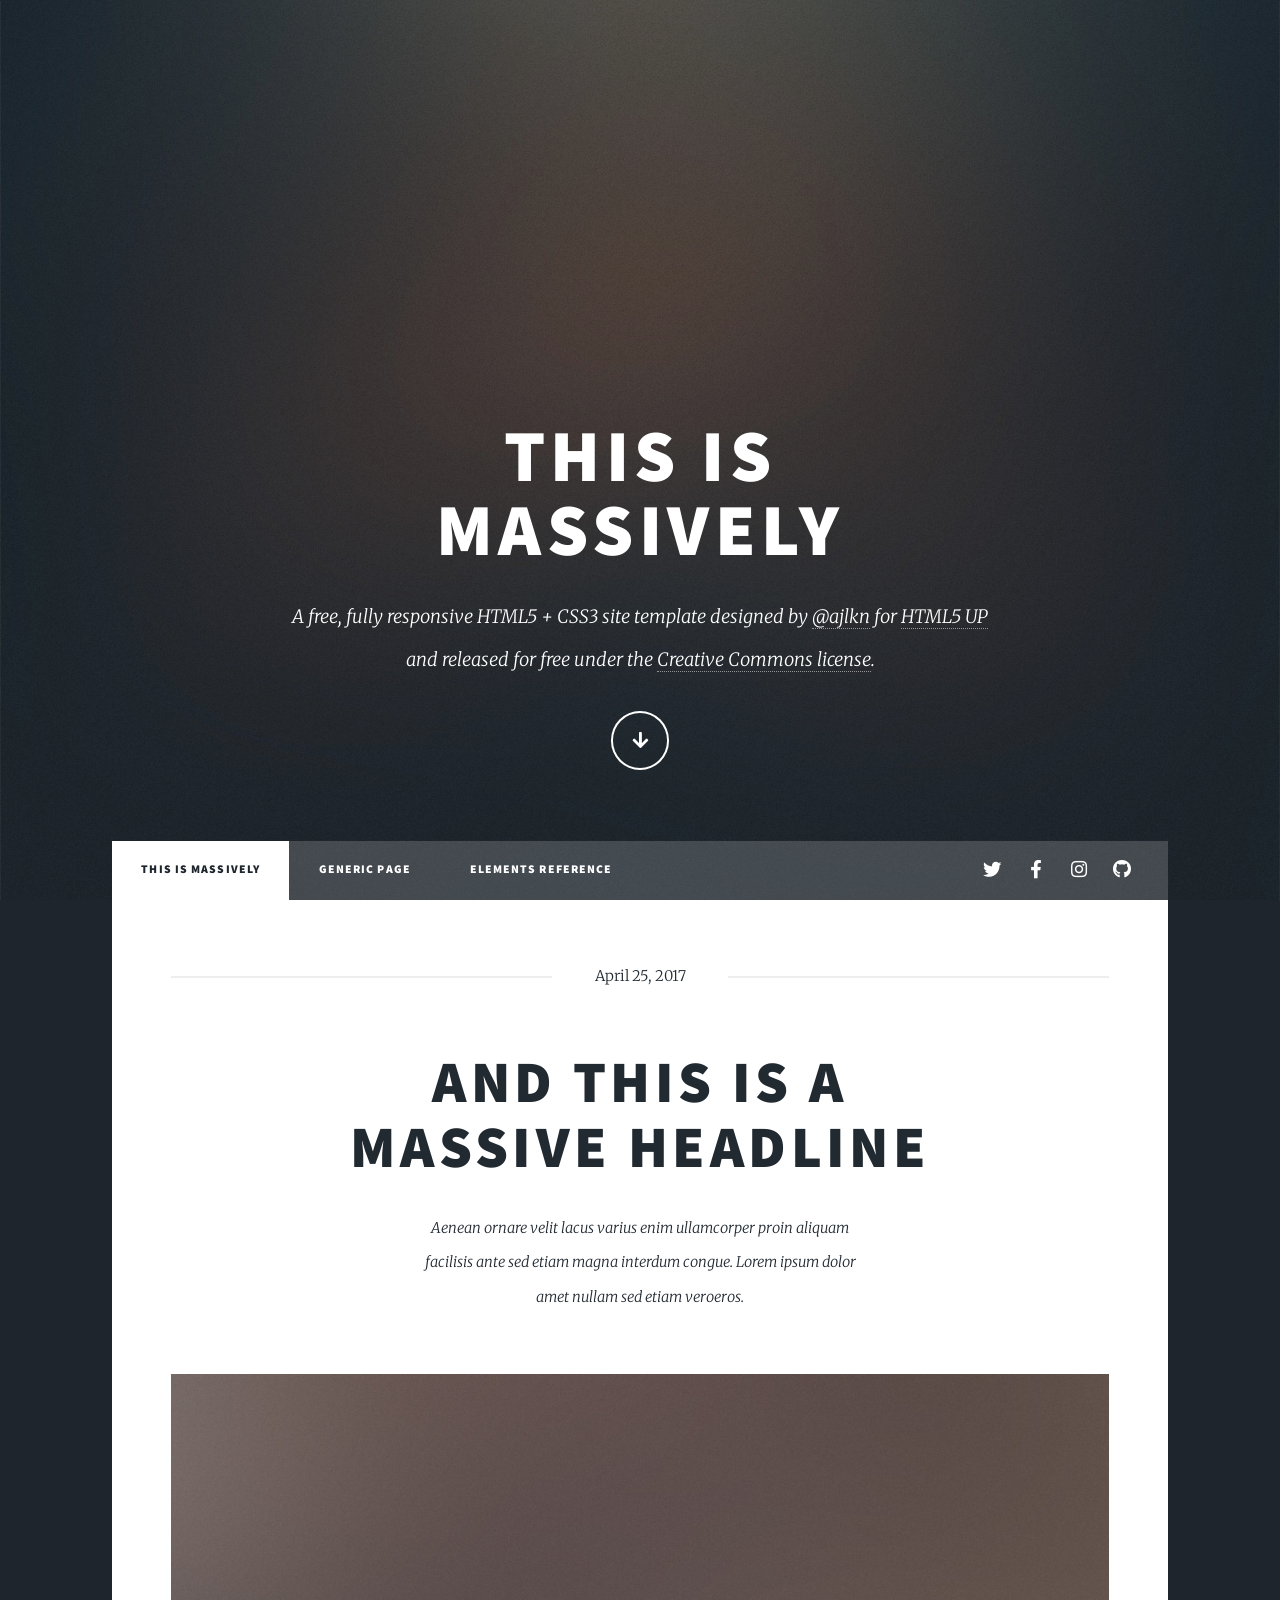
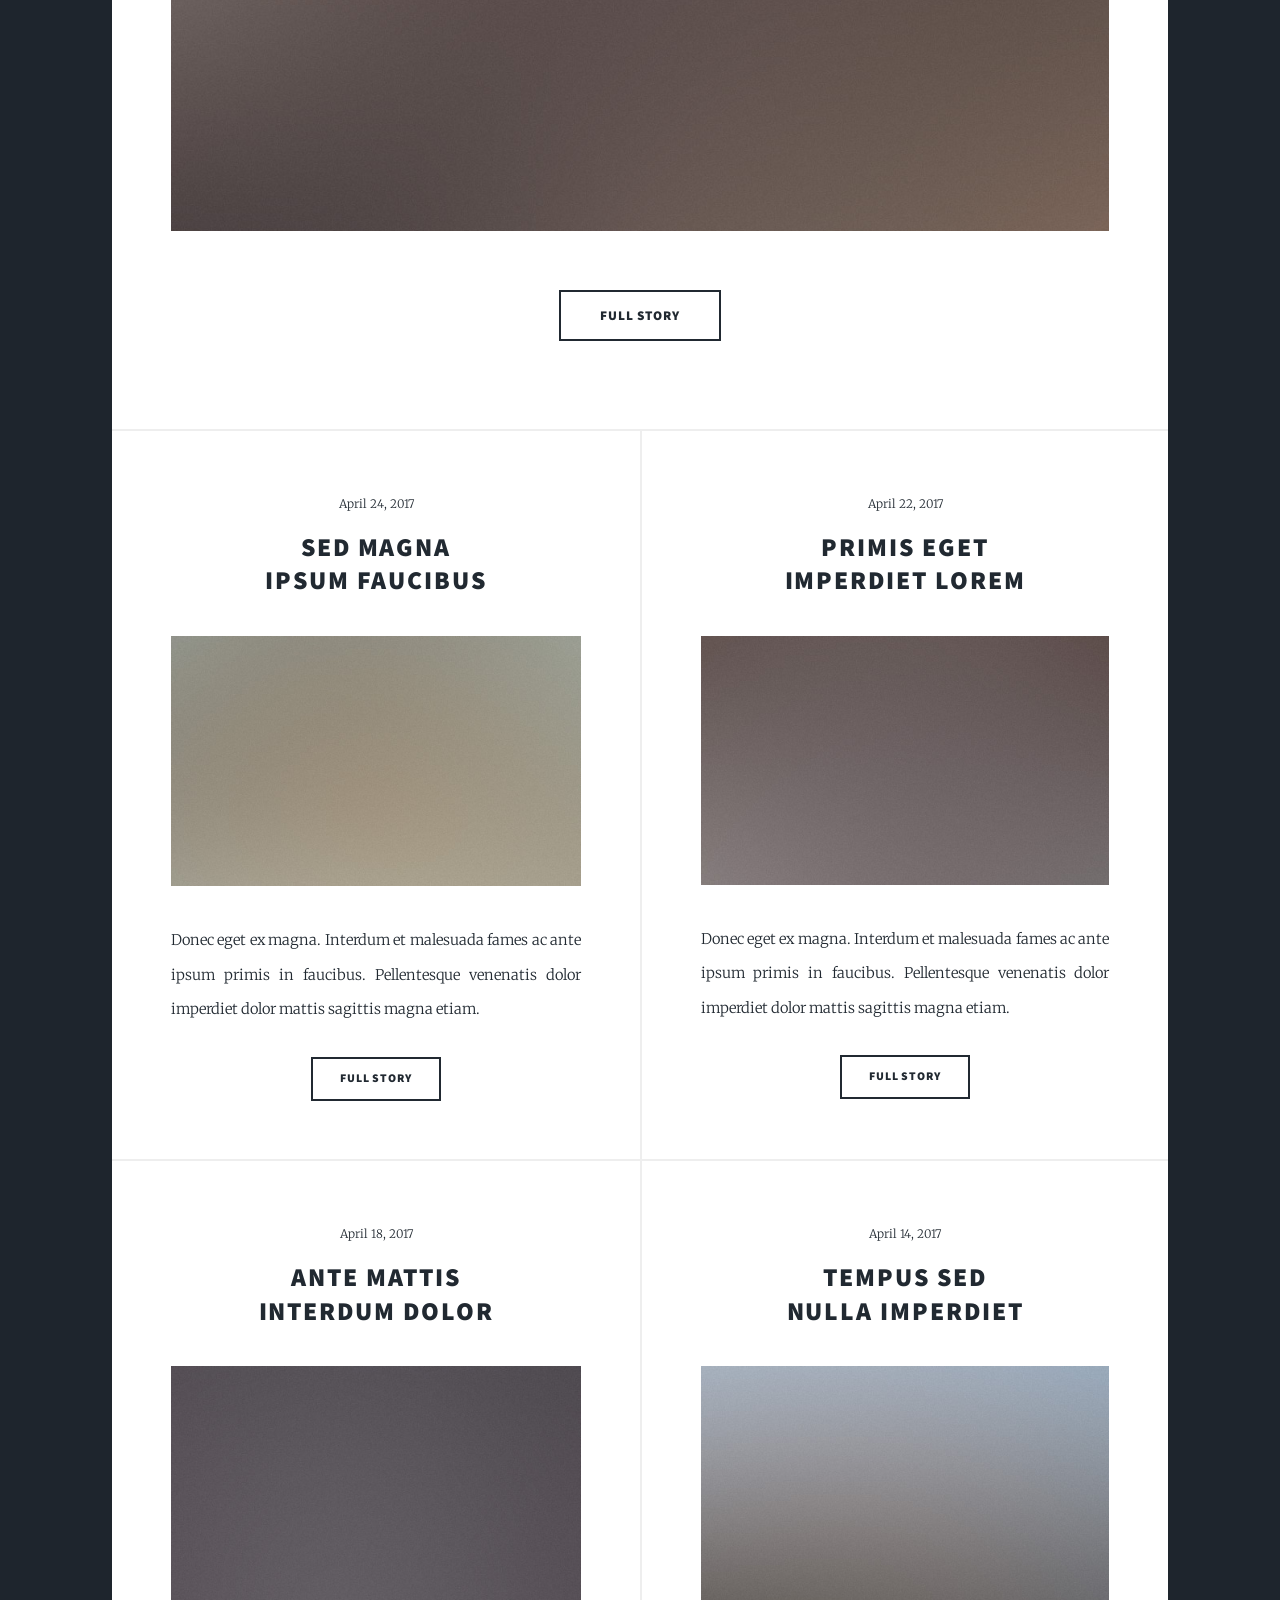
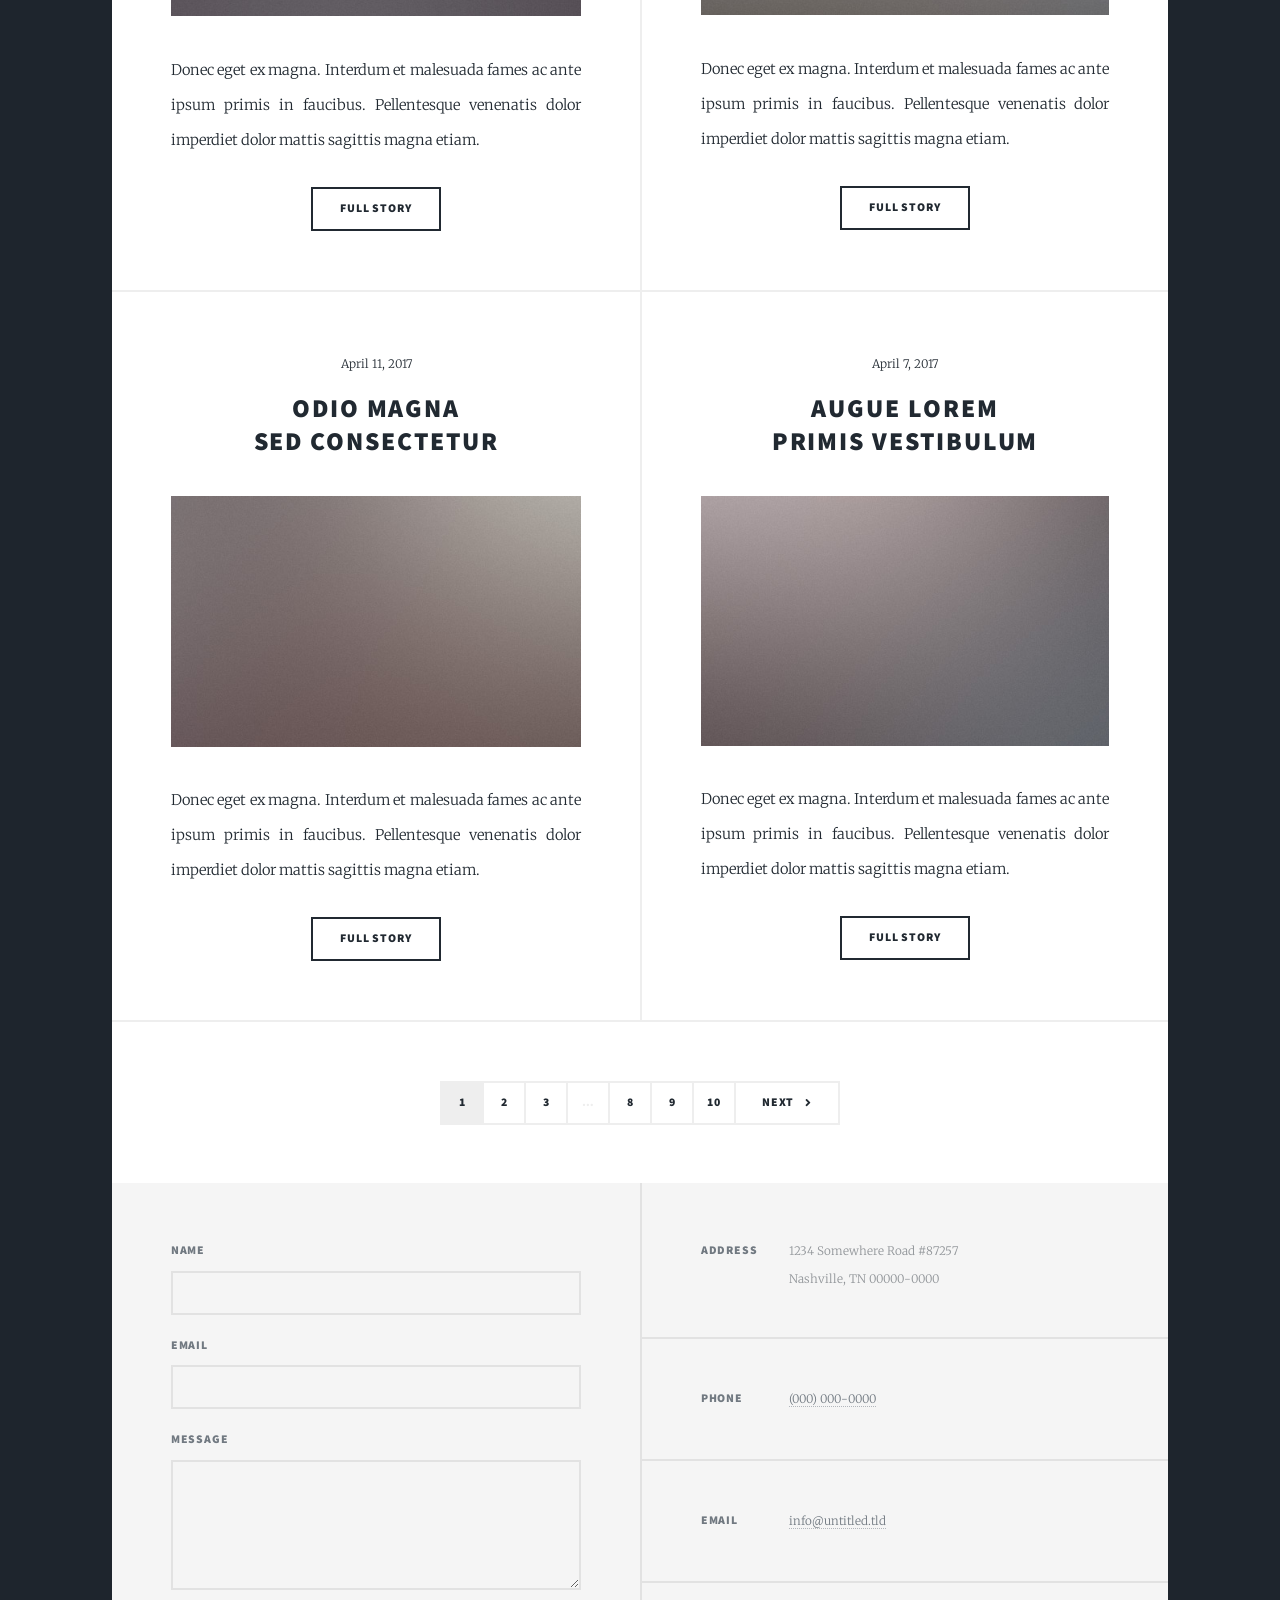
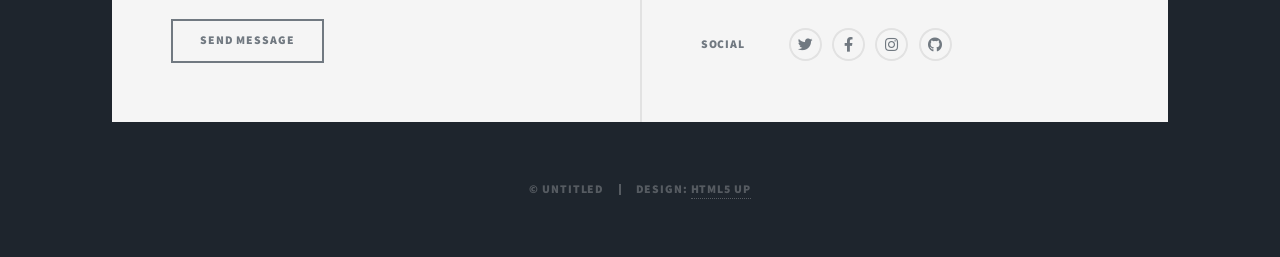
<file: portfolio_templates/developper/html5up-massively/index.html>
<!DOCTYPE HTML>
<!--
	Massively by HTML5 UP
	html5up.net | @ajlkn
	Free for personal and commercial use under the CCA 3.0 license (html5up.net/license)
-->
<html>
	<head>
		<title>Massively by HTML5 UP</title>
		<meta charset="utf-8" />
		<meta name="viewport" content="width=device-width, initial-scale=1, user-scalable=no" />
		<link rel="stylesheet" href="assets/css/main.css" />
		<noscript><link rel="stylesheet" href="assets/css/noscript.css" /></noscript>
	</head>
	<body class="is-preload">

		<!-- Wrapper -->
			<div id="wrapper" class="fade-in">

				<!-- Intro -->
					<div id="intro">
						<h1>This is<br />
						Massively</h1>
						<p>A free, fully responsive HTML5 + CSS3 site template designed by <a href="https://twitter.com/ajlkn">@ajlkn</a> for <a href="https://html5up.net">HTML5 UP</a><br />
						and released for free under the <a href="https://html5up.net/license">Creative Commons license</a>.</p>
						<ul class="actions">
							<li><a href="#header" class="button icon solid solo fa-arrow-down scrolly">Continue</a></li>
						</ul>
					</div>

				<!-- Header -->
					<header id="header">
						<a href="index.html" class="logo">Massively</a>
					</header>

				<!-- Nav -->
					<nav id="nav">
						<ul class="links">
							<li class="active"><a href="index.html">This is Massively</a></li>
							<li><a href="generic.html">Generic Page</a></li>
							<li><a href="elements.html">Elements Reference</a></li>
						</ul>
						<ul class="icons">
							<li><a href="#" class="icon brands fa-twitter"><span class="label">Twitter</span></a></li>
							<li><a href="#" class="icon brands fa-facebook-f"><span class="label">Facebook</span></a></li>
							<li><a href="#" class="icon brands fa-instagram"><span class="label">Instagram</span></a></li>
							<li><a href="#" class="icon brands fa-github"><span class="label">GitHub</span></a></li>
						</ul>
					</nav>

				<!-- Main -->
					<div id="main">

						<!-- Featured Post -->
							<article class="post featured">
								<header class="major">
									<span class="date">April 25, 2017</span>
									<h2><a href="#">And this is a<br />
									massive headline</a></h2>
									<p>Aenean ornare velit lacus varius enim ullamcorper proin aliquam<br />
									facilisis ante sed etiam magna interdum congue. Lorem ipsum dolor<br />
									amet nullam sed etiam veroeros.</p>
								</header>
								<a href="#" class="image main"><img src="images/pic01.jpg" alt="" /></a>
								<ul class="actions special">
									<li><a href="#" class="button large">Full Story</a></li>
								</ul>
							</article>

						<!-- Posts -->
							<section class="posts">
								<article>
									<header>
										<span class="date">April 24, 2017</span>
										<h2><a href="#">Sed magna<br />
										ipsum faucibus</a></h2>
									</header>
									<a href="#" class="image fit"><img src="images/pic02.jpg" alt="" /></a>
									<p>Donec eget ex magna. Interdum et malesuada fames ac ante ipsum primis in faucibus. Pellentesque venenatis dolor imperdiet dolor mattis sagittis magna etiam.</p>
									<ul class="actions special">
										<li><a href="#" class="button">Full Story</a></li>
									</ul>
								</article>
								<article>
									<header>
										<span class="date">April 22, 2017</span>
										<h2><a href="#">Primis eget<br />
										imperdiet lorem</a></h2>
									</header>
									<a href="#" class="image fit"><img src="images/pic03.jpg" alt="" /></a>
									<p>Donec eget ex magna. Interdum et malesuada fames ac ante ipsum primis in faucibus. Pellentesque venenatis dolor imperdiet dolor mattis sagittis magna etiam.</p>
									<ul class="actions special">
										<li><a href="#" class="button">Full Story</a></li>
									</ul>
								</article>
								<article>
									<header>
										<span class="date">April 18, 2017</span>
										<h2><a href="#">Ante mattis<br />
										interdum dolor</a></h2>
									</header>
									<a href="#" class="image fit"><img src="images/pic04.jpg" alt="" /></a>
									<p>Donec eget ex magna. Interdum et malesuada fames ac ante ipsum primis in faucibus. Pellentesque venenatis dolor imperdiet dolor mattis sagittis magna etiam.</p>
									<ul class="actions special">
										<li><a href="#" class="button">Full Story</a></li>
									</ul>
								</article>
								<article>
									<header>
										<span class="date">April 14, 2017</span>
										<h2><a href="#">Tempus sed<br />
										nulla imperdiet</a></h2>
									</header>
									<a href="#" class="image fit"><img src="images/pic05.jpg" alt="" /></a>
									<p>Donec eget ex magna. Interdum et malesuada fames ac ante ipsum primis in faucibus. Pellentesque venenatis dolor imperdiet dolor mattis sagittis magna etiam.</p>
									<ul class="actions special">
										<li><a href="#" class="button">Full Story</a></li>
									</ul>
								</article>
								<article>
									<header>
										<span class="date">April 11, 2017</span>
										<h2><a href="#">Odio magna<br />
										sed consectetur</a></h2>
									</header>
									<a href="#" class="image fit"><img src="images/pic06.jpg" alt="" /></a>
									<p>Donec eget ex magna. Interdum et malesuada fames ac ante ipsum primis in faucibus. Pellentesque venenatis dolor imperdiet dolor mattis sagittis magna etiam.</p>
									<ul class="actions special">
										<li><a href="#" class="button">Full Story</a></li>
									</ul>
								</article>
								<article>
									<header>
										<span class="date">April 7, 2017</span>
										<h2><a href="#">Augue lorem<br />
										primis vestibulum</a></h2>
									</header>
									<a href="#" class="image fit"><img src="images/pic07.jpg" alt="" /></a>
									<p>Donec eget ex magna. Interdum et malesuada fames ac ante ipsum primis in faucibus. Pellentesque venenatis dolor imperdiet dolor mattis sagittis magna etiam.</p>
									<ul class="actions special">
										<li><a href="#" class="button">Full Story</a></li>
									</ul>
								</article>
							</section>

						<!-- Footer -->
							<footer>
								<div class="pagination">
									<!--<a href="#" class="previous">Prev</a>-->
									<a href="#" class="page active">1</a>
									<a href="#" class="page">2</a>
									<a href="#" class="page">3</a>
									<span class="extra">&hellip;</span>
									<a href="#" class="page">8</a>
									<a href="#" class="page">9</a>
									<a href="#" class="page">10</a>
									<a href="#" class="next">Next</a>
								</div>
							</footer>

					</div>

				<!-- Footer -->
					<footer id="footer">
						<section>
							<form method="post" action="#">
								<div class="fields">
									<div class="field">
										<label for="name">Name</label>
										<input type="text" name="name" id="name" />
									</div>
									<div class="field">
										<label for="email">Email</label>
										<input type="text" name="email" id="email" />
									</div>
									<div class="field">
										<label for="message">Message</label>
										<textarea name="message" id="message" rows="3"></textarea>
									</div>
								</div>
								<ul class="actions">
									<li><input type="submit" value="Send Message" /></li>
								</ul>
							</form>
						</section>
						<section class="split contact">
							<section class="alt">
								<h3>Address</h3>
								<p>1234 Somewhere Road #87257<br />
								Nashville, TN 00000-0000</p>
							</section>
							<section>
								<h3>Phone</h3>
								<p><a href="#">(000) 000-0000</a></p>
							</section>
							<section>
								<h3>Email</h3>
								<p><a href="#">info@untitled.tld</a></p>
							</section>
							<section>
								<h3>Social</h3>
								<ul class="icons alt">
									<li><a href="#" class="icon brands alt fa-twitter"><span class="label">Twitter</span></a></li>
									<li><a href="#" class="icon brands alt fa-facebook-f"><span class="label">Facebook</span></a></li>
									<li><a href="#" class="icon brands alt fa-instagram"><span class="label">Instagram</span></a></li>
									<li><a href="#" class="icon brands alt fa-github"><span class="label">GitHub</span></a></li>
								</ul>
							</section>
						</section>
					</footer>

				<!-- Copyright -->
					<div id="copyright">
						<ul><li>&copy; Untitled</li><li>Design: <a href="https://html5up.net">HTML5 UP</a></li></ul>
					</div>

			</div>

		<!-- Scripts -->
			<script src="assets/js/jquery.min.js"></script>
			<script src="assets/js/jquery.scrollex.min.js"></script>
			<script src="assets/js/jquery.scrolly.min.js"></script>
			<script src="assets/js/browser.min.js"></script>
			<script src="assets/js/breakpoints.min.js"></script>
			<script src="assets/js/util.js"></script>
			<script src="assets/js/main.js"></script>

	</body>
</html>
</file>
<file: portfolio_templates/architecture/html5up-phantom/assets/css/noscript.css>
/*
	Phantom by HTML5 UP
	html5up.net | @ajlkn
	Free for personal and commercial use under the CCA 3.0 license (html5up.net/license)
*/

/* Tiles */

	body.is-preload .tiles article {
		-moz-transform: none;
		-webkit-transform: none;
		-ms-transform: none;
		transform: none;
		opacity: 1;
	}
</file>
<file: portfolio_templates/architecture/html5up-photon/assets/css/noscript.css>
/*
	Photon by HTML5 UP
	html5up.net | @ajlkn
	Free for personal and commercial use under the CCA 3.0 license (html5up.net/license)
*/

/* Header */

	body.is-preload #header .inner {
		-moz-transform: none;
		-webkit-transform: none;
		-ms-transform: none;
		transform: none;
		opacity: 1;
	}

		body.is-preload #header .inner .actions {
			-moz-transform: none;
			-webkit-transform: none;
			-ms-transform: none;
			transform: none;
			opacity: 1;
		}

	body.is-preload #header:after {
		opacity: 0;
	}
</file>
<file: portfolio_templates/architecture/html5up-solid-state/assets/css/noscript.css>
/*
	Solid State by HTML5 UP
	html5up.net | @ajlkn
	Free for personal and commercial use under the CCA 3.0 license (html5up.net/license)
*/

/* Banner */

	body.is-preload #banner .logo {
		-moz-transform: none;
		-webkit-transform: none;
		-ms-transform: none;
		transform: none;
		opacity: 1;
	}

	body.is-preload #banner h2 {
		opacity: 1;
		-moz-transform: none;
		-webkit-transform: none;
		-ms-transform: none;
		transform: none;
		-moz-filter: none;
		-webkit-filter: none;
		-ms-filter: none;
		filter: none;
	}

	body.is-preload #banner p {
		opacity: 01;
		-moz-transform: none;
		-webkit-transform: none;
		-ms-transform: none;
		transform: none;
		-moz-filter: none;
		-webkit-filter: none;
		-ms-filter: none;
		filter: none;
	}
</file>
<file: portfolio_templates/architecture/html5up-spectral/assets/css/noscript.css>
/*
	Spectral by HTML5 UP
	html5up.net | @ajlkn
	Free for personal and commercial use under the CCA 3.0 license (html5up.net/license)
*/

/* Banner */

	body.is-preload #banner h2 {
		-moz-transform: none;
		-webkit-transform: none;
		-ms-transform: none;
		transform: none;
		opacity: 1;
	}

		body.is-preload #banner h2:before, body.is-preload #banner h2:after {
			width: 100%;
		}

	body.is-preload #banner .more {
		-moz-transform: none;
		-webkit-transform: none;
		-ms-transform: none;
		transform: none;
		opacity: 1;
	}

	body.is-preload #banner:after {
		opacity: 0;
	}
</file>
<file: portfolio_templates/creative/html5up-forty/assets/css/noscript.css>
/*
	Forty by HTML5 UP
	html5up.net | @ajlkn
	Free for personal and commercial use under the CCA 3.0 license (html5up.net/license)
*/

/* Banner */

	body.is-preload #banner:after {
		opacity: 0.85;
	}

	body.is-preload #banner > .inner {
		-moz-filter: none;
		-webkit-filter: none;
		-ms-filter: none;
		filter: none;
		-moz-transform: none;
		-webkit-transform: none;
		-ms-transform: none;
		transform: none;
		opacity: 1;
	}
</file>
<file: portfolio_templates/developper/html5up-hyperspace/assets/css/noscript.css>
/*
	Hyperspace by HTML5 UP
	html5up.net | @ajlkn
	Free for personal and commercial use under the CCA 3.0 license (html5up.net/license)
*/

/* Spotlights */

	.spotlights > section > .image:before {
		opacity: 0 !important;
	}

	.spotlights > section > .content > .inner {
		-moz-transform: none !important;
		-webkit-transform: none !important;
		-ms-transform: none !important;
		transform: none !important;
		opacity: 1 !important;
	}

/* Wrapper */

	.wrapper > .inner {
		opacity: 1 !important;
		-moz-transform: none !important;
		-webkit-transform: none !important;
		-ms-transform: none !important;
		transform: none !important;
	}

/* Sidebar */

	#sidebar > .inner {
		opacity: 1 !important;
	}

	#sidebar nav > ul > li {
		-moz-transform: none !important;
		-webkit-transform: none !important;
		-ms-transform: none !important;
		transform: none !important;
		opacity: 1 !important;
	}
</file>
<file: portfolio_templates/developper/html5up-landed/assets/css/noscript.css>
/*
	Landed by HTML5 UP
	html5up.net | @ajlkn
	Free for personal and commercial use under the CCA 3.0 license (html5up.net/license)
*/

/* Loader */

	body.landing.is-preload:before {
		display: none;
	}

	body.landing.is-preload:after {
		display: none;
	}
</file>
<file: portfolio_templates/architecture/html5up-phantom/assets/css/main.css>
@import url(fontawesome-all.min.css);
@import url("https://fonts.googleapis.com/css?family=Source+Sans+Pro:300,700,900");

/*
	Phantom by HTML5 UP
	html5up.net | @ajlkn
	Free for personal and commercial use under the CCA 3.0 license (html5up.net/license)
*/

html, body, div, span, applet, object,
iframe, h1, h2, h3, h4, h5, h6, p, blockquote,
pre, a, abbr, acronym, address, big, cite,
code, del, dfn, em, img, ins, kbd, q, s, samp,
small, strike, strong, sub, sup, tt, var, b,
u, i, center, dl, dt, dd, ol, ul, li, fieldset,
form, label, legend, table, caption, tbody,
tfoot, thead, tr, th, td, article, aside,
canvas, details, embed, figure, figcaption,
footer, header, hgroup, menu, nav, output, ruby,
section, summary, time, mark, audio, video {
	margin: 0;
	padding: 0;
	border: 0;
	font-size: 100%;
	font: inherit;
	vertical-align: baseline;}

article, aside, details, figcaption, figure,
footer, header, hgroup, menu, nav, section {
	display: block;}

body {
	line-height: 1;
}

ol, ul {
	list-style: none;
}

blockquote, q {
	quotes: none;
}

	blockquote:before, blockquote:after, q:before, q:after {
		content: '';
		content: none;
	}

table {
	border-collapse: collapse;
	border-spacing: 0;
}

body {
	-webkit-text-size-adjust: none;
}

mark {
	background-color: transparent;
	color: inherit;
}

input::-moz-focus-inner {
	border: 0;
	padding: 0;
}

input, select, textarea {
	-moz-appearance: none;
	-webkit-appearance: none;
	-ms-appearance: none;
	appearance: none;
}

/* Basic */

	@-ms-viewport {
		width: device-width;
	}

	body {
		-ms-overflow-style: scrollbar;
	}

	@media screen and (max-width: 480px) {

		html, body {
			min-width: 320px;
		}

	}

	html {
		box-sizing: border-box;
	}

	*, *:before, *:after {
		box-sizing: inherit;
	}

	body {
		background: #ffffff;
	}

		body.is-preload *, body.is-preload *:before, body.is-preload *:after {
			-moz-animation: none !important;
			-webkit-animation: none !important;
			-ms-animation: none !important;
			animation: none !important;
			-moz-transition: none !important;
			-webkit-transition: none !important;
			-ms-transition: none !important;
			transition: none !important;
		}

/* Type */

	body, input, select, textarea {
		color: #585858;
		font-family: "Source Sans Pro", Helvetica, sans-serif;
		font-size: 16pt;
		font-weight: 300;
		line-height: 1.75;
	}

		@media screen and (max-width: 1680px) {

			body, input, select, textarea {
				font-size: 14pt;
			}

		}

		@media screen and (max-width: 1280px) {

			body, input, select, textarea {
				font-size: 12pt;
			}

		}

	a {
		-moz-transition: border-bottom-color 0.2s ease, color 0.2s ease;
		-webkit-transition: border-bottom-color 0.2s ease, color 0.2s ease;
		-ms-transition: border-bottom-color 0.2s ease, color 0.2s ease;
		transition: border-bottom-color 0.2s ease, color 0.2s ease;
		text-decoration: none;
		color: #585858;
		border-bottom: dotted 1px rgba(88, 88, 88, 0.5);
	}

		a:hover {
			border-bottom-color: transparent;
			color: #f2849e !important;
		}

	strong, b {
		font-weight: 900;
	}

	em, i {
		font-style: italic;
	}

	p {
		margin: 0 0 2em 0;
	}

	h1 {
		font-size: 2.75em;
		font-weight: 700;
		line-height: 1.3;
		margin: 0 0 1em 0;
		letter-spacing: -0.035em;
	}

		h1 a {
			color: inherit;
		}

		@media screen and (max-width: 736px) {

			h1 {
				font-size: 2em;
				margin: 0 0 1em 0;
			}

		}

		@media screen and (max-width: 360px) {

			h1 {
				font-size: 1.75em;
			}

		}

	h2, h3, h4, h5, h6 {
		font-weight: 900;
		line-height: 1.5;
		margin: 0 0 2em 0;
		text-transform: uppercase;
		letter-spacing: 0.35em;
	}

		h2 a, h3 a, h4 a, h5 a, h6 a {
			color: inherit;
		}

	h2 {
		font-size: 1.1em;
	}

	h3 {
		font-size: 1em;
	}

	h4 {
		font-size: 0.8em;
	}

	h5 {
		font-size: 0.8em;
	}

	h6 {
		font-size: 0.8em;
	}

	@media screen and (max-width: 980px) {

		h1 br, h2 br, h3 br, h4 br, h5 br, h6 br {
			display: none;
		}

	}

	@media screen and (max-width: 736px) {

		h2 {
			font-size: 1em;
		}

		h3 {
			font-size: 0.8em;
		}

	}

	sub {
		font-size: 0.8em;
		position: relative;
		top: 0.5em;
	}

	sup {
		font-size: 0.8em;
		position: relative;
		top: -0.5em;
	}

	blockquote {
		border-left: solid 4px #c9c9c9;
		font-style: italic;
		margin: 0 0 2em 0;
		padding: 0.5em 0 0.5em 2em;
	}

	code {
		background: rgba(144, 144, 144, 0.075);
		border-radius: 4px;
		border: solid 1px #c9c9c9;
		font-family: "Courier New", monospace;
		font-size: 0.9em;
		margin: 0 0.25em;
		padding: 0.25em 0.65em;
	}

	pre {
		-webkit-overflow-scrolling: touch;
		font-family: "Courier New", monospace;
		font-size: 0.9em;
		margin: 0 0 2em 0;
	}

		pre code {
			display: block;
			line-height: 1.75;
			padding: 1em 1.5em;
			overflow-x: auto;
		}

	hr {
		border: 0;
		border-bottom: solid 1px #c9c9c9;
		margin: 2em 0;
	}

		hr.major {
			margin: 3em 0;
		}

	.align-left {
		text-align: left;
	}

	.align-center {
		text-align: center;
	}

	.align-right {
		text-align: right;
	}

/* Row */

	.row {
		display: flex;
		flex-wrap: wrap;
		box-sizing: border-box;
		align-items: stretch;
	}

		.row > * {
			box-sizing: border-box;
		}

		.row.gtr-uniform > * > :last-child {
			margin-bottom: 0;
		}

		.row.aln-left {
			justify-content: flex-start;
		}

		.row.aln-center {
			justify-content: center;
		}

		.row.aln-right {
			justify-content: flex-end;
		}

		.row.aln-top {
			align-items: flex-start;
		}

		.row.aln-middle {
			align-items: center;
		}

		.row.aln-bottom {
			align-items: flex-end;
		}

		.row > .imp {
			order: -1;
		}

		.row > .col-1 {
			width: 8.33333%;
		}

		.row > .off-1 {
			margin-left: 8.33333%;
		}

		.row > .col-2 {
			width: 16.66667%;
		}

		.row > .off-2 {
			margin-left: 16.66667%;
		}

		.row > .col-3 {
			width: 25%;
		}

		.row > .off-3 {
			margin-left: 25%;
		}

		.row > .col-4 {
			width: 33.33333%;
		}

		.row > .off-4 {
			margin-left: 33.33333%;
		}

		.row > .col-5 {
			width: 41.66667%;
		}

		.row > .off-5 {
			margin-left: 41.66667%;
		}

		.row > .col-6 {
			width: 50%;
		}

		.row > .off-6 {
			margin-left: 50%;
		}

		.row > .col-7 {
			width: 58.33333%;
		}

		.row > .off-7 {
			margin-left: 58.33333%;
		}

		.row > .col-8 {
			width: 66.66667%;
		}

		.row > .off-8 {
			margin-left: 66.66667%;
		}

		.row > .col-9 {
			width: 75%;
		}

		.row > .off-9 {
			margin-left: 75%;
		}

		.row > .col-10 {
			width: 83.33333%;
		}

		.row > .off-10 {
			margin-left: 83.33333%;
		}

		.row > .col-11 {
			width: 91.66667%;
		}

		.row > .off-11 {
			margin-left: 91.66667%;
		}

		.row > .col-12 {
			width: 100%;
		}

		.row > .off-12 {
			margin-left: 100%;
		}

		.row.gtr-0 {
			margin-top: 0;
			margin-left: 0em;
		}

			.row.gtr-0 > * {
				padding: 0 0 0 0em;
			}

			.row.gtr-0.gtr-uniform {
				margin-top: 0em;
			}

				.row.gtr-0.gtr-uniform > * {
					padding-top: 0em;
				}

		.row.gtr-25 {
			margin-top: 0;
			margin-left: -0.5em;
		}

			.row.gtr-25 > * {
				padding: 0 0 0 0.5em;
			}

			.row.gtr-25.gtr-uniform {
				margin-top: -0.5em;
			}

				.row.gtr-25.gtr-uniform > * {
					padding-top: 0.5em;
				}

		.row.gtr-50 {
			margin-top: 0;
			margin-left: -1em;
		}

			.row.gtr-50 > * {
				padding: 0 0 0 1em;
			}

			.row.gtr-50.gtr-uniform {
				margin-top: -1em;
			}

				.row.gtr-50.gtr-uniform > * {
					padding-top: 1em;
				}

		.row {
			margin-top: 0;
			margin-left: -2em;
		}

			.row > * {
				padding: 0 0 0 2em;
			}

			.row.gtr-uniform {
				margin-top: -2em;
			}

				.row.gtr-uniform > * {
					padding-top: 2em;
				}

		.row.gtr-150 {
			margin-top: 0;
			margin-left: -3em;
		}

			.row.gtr-150 > * {
				padding: 0 0 0 3em;
			}

			.row.gtr-150.gtr-uniform {
				margin-top: -3em;
			}

				.row.gtr-150.gtr-uniform > * {
					padding-top: 3em;
				}

		.row.gtr-200 {
			margin-top: 0;
			margin-left: -4em;
		}

			.row.gtr-200 > * {
				padding: 0 0 0 4em;
			}

			.row.gtr-200.gtr-uniform {
				margin-top: -4em;
			}

				.row.gtr-200.gtr-uniform > * {
					padding-top: 4em;
				}

		@media screen and (max-width: 1680px) {

			.row {
				display: flex;
				flex-wrap: wrap;
				box-sizing: border-box;
				align-items: stretch;
			}

				.row > * {
					box-sizing: border-box;
				}

				.row.gtr-uniform > * > :last-child {
					margin-bottom: 0;
				}

				.row.aln-left {
					justify-content: flex-start;
				}

				.row.aln-center {
					justify-content: center;
				}

				.row.aln-right {
					justify-content: flex-end;
				}

				.row.aln-top {
					align-items: flex-start;
				}

				.row.aln-middle {
					align-items: center;
				}

				.row.aln-bottom {
					align-items: flex-end;
				}

				.row > .imp-xlarge {
					order: -1;
				}

				.row > .col-1-xlarge {
					width: 8.33333%;
				}

				.row > .off-1-xlarge {
					margin-left: 8.33333%;
				}

				.row > .col-2-xlarge {
					width: 16.66667%;
				}

				.row > .off-2-xlarge {
					margin-left: 16.66667%;
				}

				.row > .col-3-xlarge {
					width: 25%;
				}

				.row > .off-3-xlarge {
					margin-left: 25%;
				}

				.row > .col-4-xlarge {
					width: 33.33333%;
				}

				.row > .off-4-xlarge {
					margin-left: 33.33333%;
				}

				.row > .col-5-xlarge {
					width: 41.66667%;
				}

				.row > .off-5-xlarge {
					margin-left: 41.66667%;
				}

				.row > .col-6-xlarge {
					width: 50%;
				}

				.row > .off-6-xlarge {
					margin-left: 50%;
				}

				.row > .col-7-xlarge {
					width: 58.33333%;
				}

				.row > .off-7-xlarge {
					margin-left: 58.33333%;
				}

				.row > .col-8-xlarge {
					width: 66.66667%;
				}

				.row > .off-8-xlarge {
					margin-left: 66.66667%;
				}

				.row > .col-9-xlarge {
					width: 75%;
				}

				.row > .off-9-xlarge {
					margin-left: 75%;
				}

				.row > .col-10-xlarge {
					width: 83.33333%;
				}

				.row > .off-10-xlarge {
					margin-left: 83.33333%;
				}

				.row > .col-11-xlarge {
					width: 91.66667%;
				}

				.row > .off-11-xlarge {
					margin-left: 91.66667%;
				}

				.row > .col-12-xlarge {
					width: 100%;
				}

				.row > .off-12-xlarge {
					margin-left: 100%;
				}

				.row.gtr-0 {
					margin-top: 0;
					margin-left: 0em;
				}

					.row.gtr-0 > * {
						padding: 0 0 0 0em;
					}

					.row.gtr-0.gtr-uniform {
						margin-top: 0em;
					}

						.row.gtr-0.gtr-uniform > * {
							padding-top: 0em;
						}

				.row.gtr-25 {
					margin-top: 0;
					margin-left: -0.5em;
				}

					.row.gtr-25 > * {
						padding: 0 0 0 0.5em;
					}

					.row.gtr-25.gtr-uniform {
						margin-top: -0.5em;
					}

						.row.gtr-25.gtr-uniform > * {
							padding-top: 0.5em;
						}

				.row.gtr-50 {
					margin-top: 0;
					margin-left: -1em;
				}

					.row.gtr-50 > * {
						padding: 0 0 0 1em;
					}

					.row.gtr-50.gtr-uniform {
						margin-top: -1em;
					}

						.row.gtr-50.gtr-uniform > * {
							padding-top: 1em;
						}

				.row {
					margin-top: 0;
					margin-left: -2em;
				}

					.row > * {
						padding: 0 0 0 2em;
					}

					.row.gtr-uniform {
						margin-top: -2em;
					}

						.row.gtr-uniform > * {
							padding-top: 2em;
						}

				.row.gtr-150 {
					margin-top: 0;
					margin-left: -3em;
				}

					.row.gtr-150 > * {
						padding: 0 0 0 3em;
					}

					.row.gtr-150.gtr-uniform {
						margin-top: -3em;
					}

						.row.gtr-150.gtr-uniform > * {
							padding-top: 3em;
						}

				.row.gtr-200 {
					margin-top: 0;
					margin-left: -4em;
				}

					.row.gtr-200 > * {
						padding: 0 0 0 4em;
					}

					.row.gtr-200.gtr-uniform {
						margin-top: -4em;
					}

						.row.gtr-200.gtr-uniform > * {
							padding-top: 4em;
						}

		}

		@media screen and (max-width: 1280px) {

			.row {
				display: flex;
				flex-wrap: wrap;
				box-sizing: border-box;
				align-items: stretch;
			}

				.row > * {
					box-sizing: border-box;
				}

				.row.gtr-uniform > * > :last-child {
					margin-bottom: 0;
				}

				.row.aln-left {
					justify-content: flex-start;
				}

				.row.aln-center {
					justify-content: center;
				}

				.row.aln-right {
					justify-content: flex-end;
				}

				.row.aln-top {
					align-items: flex-start;
				}

				.row.aln-middle {
					align-items: center;
				}

				.row.aln-bottom {
					align-items: flex-end;
				}

				.row > .imp-large {
					order: -1;
				}

				.row > .col-1-large {
					width: 8.33333%;
				}

				.row > .off-1-large {
					margin-left: 8.33333%;
				}

				.row > .col-2-large {
					width: 16.66667%;
				}

				.row > .off-2-large {
					margin-left: 16.66667%;
				}

				.row > .col-3-large {
					width: 25%;
				}

				.row > .off-3-large {
					margin-left: 25%;
				}

				.row > .col-4-large {
					width: 33.33333%;
				}

				.row > .off-4-large {
					margin-left: 33.33333%;
				}

				.row > .col-5-large {
					width: 41.66667%;
				}

				.row > .off-5-large {
					margin-left: 41.66667%;
				}

				.row > .col-6-large {
					width: 50%;
				}

				.row > .off-6-large {
					margin-left: 50%;
				}

				.row > .col-7-large {
					width: 58.33333%;
				}

				.row > .off-7-large {
					margin-left: 58.33333%;
				}

				.row > .col-8-large {
					width: 66.66667%;
				}

				.row > .off-8-large {
					margin-left: 66.66667%;
				}

				.row > .col-9-large {
					width: 75%;
				}

				.row > .off-9-large {
					margin-left: 75%;
				}

				.row > .col-10-large {
					width: 83.33333%;
				}

				.row > .off-10-large {
					margin-left: 83.33333%;
				}

				.row > .col-11-large {
					width: 91.66667%;
				}

				.row > .off-11-large {
					margin-left: 91.66667%;
				}

				.row > .col-12-large {
					width: 100%;
				}

				.row > .off-12-large {
					margin-left: 100%;
				}

				.row.gtr-0 {
					margin-top: 0;
					margin-left: 0em;
				}

					.row.gtr-0 > * {
						padding: 0 0 0 0em;
					}

					.row.gtr-0.gtr-uniform {
						margin-top: 0em;
					}

						.row.gtr-0.gtr-uniform > * {
							padding-top: 0em;
						}

				.row.gtr-25 {
					margin-top: 0;
					margin-left: -0.5em;
				}

					.row.gtr-25 > * {
						padding: 0 0 0 0.5em;
					}

					.row.gtr-25.gtr-uniform {
						margin-top: -0.5em;
					}

						.row.gtr-25.gtr-uniform > * {
							padding-top: 0.5em;
						}

				.row.gtr-50 {
					margin-top: 0;
					margin-left: -1em;
				}

					.row.gtr-50 > * {
						padding: 0 0 0 1em;
					}

					.row.gtr-50.gtr-uniform {
						margin-top: -1em;
					}

						.row.gtr-50.gtr-uniform > * {
							padding-top: 1em;
						}

				.row {
					margin-top: 0;
					margin-left: -2em;
				}

					.row > * {
						padding: 0 0 0 2em;
					}

					.row.gtr-uniform {
						margin-top: -2em;
					}

						.row.gtr-uniform > * {
							padding-top: 2em;
						}

				.row.gtr-150 {
					margin-top: 0;
					margin-left: -3em;
				}

					.row.gtr-150 > * {
						padding: 0 0 0 3em;
					}

					.row.gtr-150.gtr-uniform {
						margin-top: -3em;
					}

						.row.gtr-150.gtr-uniform > * {
							padding-top: 3em;
						}

				.row.gtr-200 {
					margin-top: 0;
					margin-left: -4em;
				}

					.row.gtr-200 > * {
						padding: 0 0 0 4em;
					}

					.row.gtr-200.gtr-uniform {
						margin-top: -4em;
					}

						.row.gtr-200.gtr-uniform > * {
							padding-top: 4em;
						}

		}

		@media screen and (max-width: 980px) {

			.row {
				display: flex;
				flex-wrap: wrap;
				box-sizing: border-box;
				align-items: stretch;
			}

				.row > * {
					box-sizing: border-box;
				}

				.row.gtr-uniform > * > :last-child {
					margin-bottom: 0;
				}

				.row.aln-left {
					justify-content: flex-start;
				}

				.row.aln-center {
					justify-content: center;
				}

				.row.aln-right {
					justify-content: flex-end;
				}

				.row.aln-top {
					align-items: flex-start;
				}

				.row.aln-middle {
					align-items: center;
				}

				.row.aln-bottom {
					align-items: flex-end;
				}

				.row > .imp-medium {
					order: -1;
				}

				.row > .col-1-medium {
					width: 8.33333%;
				}

				.row > .off-1-medium {
					margin-left: 8.33333%;
				}

				.row > .col-2-medium {
					width: 16.66667%;
				}

				.row > .off-2-medium {
					margin-left: 16.66667%;
				}

				.row > .col-3-medium {
					width: 25%;
				}

				.row > .off-3-medium {
					margin-left: 25%;
				}

				.row > .col-4-medium {
					width: 33.33333%;
				}

				.row > .off-4-medium {
					margin-left: 33.33333%;
				}

				.row > .col-5-medium {
					width: 41.66667%;
				}

				.row > .off-5-medium {
					margin-left: 41.66667%;
				}

				.row > .col-6-medium {
					width: 50%;
				}

				.row > .off-6-medium {
					margin-left: 50%;
				}

				.row > .col-7-medium {
					width: 58.33333%;
				}

				.row > .off-7-medium {
					margin-left: 58.33333%;
				}

				.row > .col-8-medium {
					width: 66.66667%;
				}

				.row > .off-8-medium {
					margin-left: 66.66667%;
				}

				.row > .col-9-medium {
					width: 75%;
				}

				.row > .off-9-medium {
					margin-left: 75%;
				}

				.row > .col-10-medium {
					width: 83.33333%;
				}

				.row > .off-10-medium {
					margin-left: 83.33333%;
				}

				.row > .col-11-medium {
					width: 91.66667%;
				}

				.row > .off-11-medium {
					margin-left: 91.66667%;
				}

				.row > .col-12-medium {
					width: 100%;
				}

				.row > .off-12-medium {
					margin-left: 100%;
				}

				.row.gtr-0 {
					margin-top: 0;
					margin-left: 0em;
				}

					.row.gtr-0 > * {
						padding: 0 0 0 0em;
					}

					.row.gtr-0.gtr-uniform {
						margin-top: 0em;
					}

						.row.gtr-0.gtr-uniform > * {
							padding-top: 0em;
						}

				.row.gtr-25 {
					margin-top: 0;
					margin-left: -0.375em;
				}

					.row.gtr-25 > * {
						padding: 0 0 0 0.375em;
					}

					.row.gtr-25.gtr-uniform {
						margin-top: -0.375em;
					}

						.row.gtr-25.gtr-uniform > * {
							padding-top: 0.375em;
						}

				.row.gtr-50 {
					margin-top: 0;
					margin-left: -0.75em;
				}

					.row.gtr-50 > * {
						padding: 0 0 0 0.75em;
					}

					.row.gtr-50.gtr-uniform {
						margin-top: -0.75em;
					}

						.row.gtr-50.gtr-uniform > * {
							padding-top: 0.75em;
						}

				.row {
					margin-top: 0;
					margin-left: -1.5em;
				}

					.row > * {
						padding: 0 0 0 1.5em;
					}

					.row.gtr-uniform {
						margin-top: -1.5em;
					}

						.row.gtr-uniform > * {
							padding-top: 1.5em;
						}

				.row.gtr-150 {
					margin-top: 0;
					margin-left: -2.25em;
				}

					.row.gtr-150 > * {
						padding: 0 0 0 2.25em;
					}

					.row.gtr-150.gtr-uniform {
						margin-top: -2.25em;
					}

						.row.gtr-150.gtr-uniform > * {
							padding-top: 2.25em;
						}

				.row.gtr-200 {
					margin-top: 0;
					margin-left: -3em;
				}

					.row.gtr-200 > * {
						padding: 0 0 0 3em;
					}

					.row.gtr-200.gtr-uniform {
						margin-top: -3em;
					}

						.row.gtr-200.gtr-uniform > * {
							padding-top: 3em;
						}

		}

		@media screen and (max-width: 736px) {

			.row {
				display: flex;
				flex-wrap: wrap;
				box-sizing: border-box;
				align-items: stretch;
			}

				.row > * {
					box-sizing: border-box;
				}

				.row.gtr-uniform > * > :last-child {
					margin-bottom: 0;
				}

				.row.aln-left {
					justify-content: flex-start;
				}

				.row.aln-center {
					justify-content: center;
				}

				.row.aln-right {
					justify-content: flex-end;
				}

				.row.aln-top {
					align-items: flex-start;
				}

				.row.aln-middle {
					align-items: center;
				}

				.row.aln-bottom {
					align-items: flex-end;
				}

				.row > .imp-small {
					order: -1;
				}

				.row > .col-1-small {
					width: 8.33333%;
				}

				.row > .off-1-small {
					margin-left: 8.33333%;
				}

				.row > .col-2-small {
					width: 16.66667%;
				}

				.row > .off-2-small {
					margin-left: 16.66667%;
				}

				.row > .col-3-small {
					width: 25%;
				}

				.row > .off-3-small {
					margin-left: 25%;
				}

				.row > .col-4-small {
					width: 33.33333%;
				}

				.row > .off-4-small {
					margin-left: 33.33333%;
				}

				.row > .col-5-small {
					width: 41.66667%;
				}

				.row > .off-5-small {
					margin-left: 41.66667%;
				}

				.row > .col-6-small {
					width: 50%;
				}

				.row > .off-6-small {
					margin-left: 50%;
				}

				.row > .col-7-small {
					width: 58.33333%;
				}

				.row > .off-7-small {
					margin-left: 58.33333%;
				}

				.row > .col-8-small {
					width: 66.66667%;
				}

				.row > .off-8-small {
					margin-left: 66.66667%;
				}

				.row > .col-9-small {
					width: 75%;
				}

				.row > .off-9-small {
					margin-left: 75%;
				}

				.row > .col-10-small {
					width: 83.33333%;
				}

				.row > .off-10-small {
					margin-left: 83.33333%;
				}

				.row > .col-11-small {
					width: 91.66667%;
				}

				.row > .off-11-small {
					margin-left: 91.66667%;
				}

				.row > .col-12-small {
					width: 100%;
				}

				.row > .off-12-small {
					margin-left: 100%;
				}

				.row.gtr-0 {
					margin-top: 0;
					margin-left: 0em;
				}

					.row.gtr-0 > * {
						padding: 0 0 0 0em;
					}

					.row.gtr-0.gtr-uniform {
						margin-top: 0em;
					}

						.row.gtr-0.gtr-uniform > * {
							padding-top: 0em;
						}

				.row.gtr-25 {
					margin-top: 0;
					margin-left: -0.25em;
				}

					.row.gtr-25 > * {
						padding: 0 0 0 0.25em;
					}

					.row.gtr-25.gtr-uniform {
						margin-top: -0.25em;
					}

						.row.gtr-25.gtr-uniform > * {
							padding-top: 0.25em;
						}

				.row.gtr-50 {
					margin-top: 0;
					margin-left: -0.5em;
				}

					.row.gtr-50 > * {
						padding: 0 0 0 0.5em;
					}

					.row.gtr-50.gtr-uniform {
						margin-top: -0.5em;
					}

						.row.gtr-50.gtr-uniform > * {
							padding-top: 0.5em;
						}

				.row {
					margin-top: 0;
					margin-left: -1em;
				}

					.row > * {
						padding: 0 0 0 1em;
					}

					.row.gtr-uniform {
						margin-top: -1em;
					}

						.row.gtr-uniform > * {
							padding-top: 1em;
						}

				.row.gtr-150 {
					margin-top: 0;
					margin-left: -1.5em;
				}

					.row.gtr-150 > * {
						padding: 0 0 0 1.5em;
					}

					.row.gtr-150.gtr-uniform {
						margin-top: -1.5em;
					}

						.row.gtr-150.gtr-uniform > * {
							padding-top: 1.5em;
						}

				.row.gtr-200 {
					margin-top: 0;
					margin-left: -2em;
				}

					.row.gtr-200 > * {
						padding: 0 0 0 2em;
					}

					.row.gtr-200.gtr-uniform {
						margin-top: -2em;
					}

						.row.gtr-200.gtr-uniform > * {
							padding-top: 2em;
						}

		}

		@media screen and (max-width: 480px) {

			.row {
				display: flex;
				flex-wrap: wrap;
				box-sizing: border-box;
				align-items: stretch;
			}

				.row > * {
					box-sizing: border-box;
				}

				.row.gtr-uniform > * > :last-child {
					margin-bottom: 0;
				}

				.row.aln-left {
					justify-content: flex-start;
				}

				.row.aln-center {
					justify-content: center;
				}

				.row.aln-right {
					justify-content: flex-end;
				}

				.row.aln-top {
					align-items: flex-start;
				}

				.row.aln-middle {
					align-items: center;
				}

				.row.aln-bottom {
					align-items: flex-end;
				}

				.row > .imp-xsmall {
					order: -1;
				}

				.row > .col-1-xsmall {
					width: 8.33333%;
				}

				.row > .off-1-xsmall {
					margin-left: 8.33333%;
				}

				.row > .col-2-xsmall {
					width: 16.66667%;
				}

				.row > .off-2-xsmall {
					margin-left: 16.66667%;
				}

				.row > .col-3-xsmall {
					width: 25%;
				}

				.row > .off-3-xsmall {
					margin-left: 25%;
				}

				.row > .col-4-xsmall {
					width: 33.33333%;
				}

				.row > .off-4-xsmall {
					margin-left: 33.33333%;
				}

				.row > .col-5-xsmall {
					width: 41.66667%;
				}

				.row > .off-5-xsmall {
					margin-left: 41.66667%;
				}

				.row > .col-6-xsmall {
					width: 50%;
				}

				.row > .off-6-xsmall {
					margin-left: 50%;
				}

				.row > .col-7-xsmall {
					width: 58.33333%;
				}

				.row > .off-7-xsmall {
					margin-left: 58.33333%;
				}

				.row > .col-8-xsmall {
					width: 66.66667%;
				}

				.row > .off-8-xsmall {
					margin-left: 66.66667%;
				}

				.row > .col-9-xsmall {
					width: 75%;
				}

				.row > .off-9-xsmall {
					margin-left: 75%;
				}

				.row > .col-10-xsmall {
					width: 83.33333%;
				}

				.row > .off-10-xsmall {
					margin-left: 83.33333%;
				}

				.row > .col-11-xsmall {
					width: 91.66667%;
				}

				.row > .off-11-xsmall {
					margin-left: 91.66667%;
				}

				.row > .col-12-xsmall {
					width: 100%;
				}

				.row > .off-12-xsmall {
					margin-left: 100%;
				}

				.row.gtr-0 {
					margin-top: 0;
					margin-left: 0em;
				}

					.row.gtr-0 > * {
						padding: 0 0 0 0em;
					}

					.row.gtr-0.gtr-uniform {
						margin-top: 0em;
					}

						.row.gtr-0.gtr-uniform > * {
							padding-top: 0em;
						}

				.row.gtr-25 {
					margin-top: 0;
					margin-left: -0.25em;
				}

					.row.gtr-25 > * {
						padding: 0 0 0 0.25em;
					}

					.row.gtr-25.gtr-uniform {
						margin-top: -0.25em;
					}

						.row.gtr-25.gtr-uniform > * {
							padding-top: 0.25em;
						}

				.row.gtr-50 {
					margin-top: 0;
					margin-left: -0.5em;
				}

					.row.gtr-50 > * {
						padding: 0 0 0 0.5em;
					}

					.row.gtr-50.gtr-uniform {
						margin-top: -0.5em;
					}

						.row.gtr-50.gtr-uniform > * {
							padding-top: 0.5em;
						}

				.row {
					margin-top: 0;
					margin-left: -1em;
				}

					.row > * {
						padding: 0 0 0 1em;
					}

					.row.gtr-uniform {
						margin-top: -1em;
					}

						.row.gtr-uniform > * {
							padding-top: 1em;
						}

				.row.gtr-150 {
					margin-top: 0;
					margin-left: -1.5em;
				}

					.row.gtr-150 > * {
						padding: 0 0 0 1.5em;
					}

					.row.gtr-150.gtr-uniform {
						margin-top: -1.5em;
					}

						.row.gtr-150.gtr-uniform > * {
							padding-top: 1.5em;
						}

				.row.gtr-200 {
					margin-top: 0;
					margin-left: -2em;
				}

					.row.gtr-200 > * {
						padding: 0 0 0 2em;
					}

					.row.gtr-200.gtr-uniform {
						margin-top: -2em;
					}

						.row.gtr-200.gtr-uniform > * {
							padding-top: 2em;
						}

		}

/* Section/Article */

	section.special, article.special {
		text-align: center;
	}

	header p {
		margin-top: -1em;
	}

	@media screen and (max-width: 736px) {

		header p {
			margin-top: 0;
		}

	}

/* Icon */

	.icon {
		text-decoration: none;
		border-bottom: none;
		position: relative;
	}

		.icon:before {
			-moz-osx-font-smoothing: grayscale;
			-webkit-font-smoothing: antialiased;
			display: inline-block;
			font-style: normal;
			font-variant: normal;
			text-rendering: auto;
			line-height: 1;
			text-transform: none !important;
			font-family: 'Font Awesome 5 Free';
			font-weight: 400;
		}

		.icon > .label {
			display: none;
		}

		.icon:before {
			line-height: inherit;
		}

		.icon.solid:before {
			font-weight: 900;
		}

		.icon.brands:before {
			font-family: 'Font Awesome 5 Brands';
		}

		.icon.style2 {
			-moz-transition: background-color 0.2s ease-in-out, color 0.2s ease-in-out, border-color 0.2s ease-in-out;
			-webkit-transition: background-color 0.2s ease-in-out, color 0.2s ease-in-out, border-color 0.2s ease-in-out;
			-ms-transition: background-color 0.2s ease-in-out, color 0.2s ease-in-out, border-color 0.2s ease-in-out;
			transition: background-color 0.2s ease-in-out, color 0.2s ease-in-out, border-color 0.2s ease-in-out;
			background-color: transparent;
			border: solid 1px #c9c9c9;
			border-radius: 4px;
			width: 2.65em;
			height: 2.65em;
			display: inline-block;
			text-align: center;
			line-height: 2.65em;
			color: inherit;
		}

			.icon.style2:before {
				font-size: 1.1em;
			}

			.icon.style2:hover {
				color: #f2849e;
				border-color: #f2849e;
			}

			.icon.style2:active {
				background-color: rgba(242, 132, 158, 0.1);
			}

/* List */

	ol {
		list-style: decimal;
		margin: 0 0 2em 0;
		padding-left: 1.25em;
	}

		ol li {
			padding-left: 0.25em;
		}

	ul {
		list-style: disc;
		margin: 0 0 2em 0;
		padding-left: 1em;
	}

		ul li {
			padding-left: 0.5em;
		}

		ul.alt {
			list-style: none;
			padding-left: 0;
		}

			ul.alt li {
				border-top: solid 1px #c9c9c9;
				padding: 0.5em 0;
			}

				ul.alt li:first-child {
					border-top: 0;
					padding-top: 0;
				}

	dl {
		margin: 0 0 2em 0;
	}

		dl dt {
			display: block;
			font-weight: 900;
			margin: 0 0 1em 0;
		}

		dl dd {
			margin-left: 2em;
		}

/* Actions */

	ul.actions {
		display: -moz-flex;
		display: -webkit-flex;
		display: -ms-flex;
		display: flex;
		cursor: default;
		list-style: none;
		margin-left: -1em;
		padding-left: 0;
	}

		ul.actions li {
			padding: 0 0 0 1em;
			vertical-align: middle;
		}

		ul.actions.special {
			-moz-justify-content: center;
			-webkit-justify-content: center;
			-ms-justify-content: center;
			justify-content: center;
			width: 100%;
			margin-left: 0;
		}

			ul.actions.special li:first-child {
				padding-left: 0;
			}

		ul.actions.stacked {
			-moz-flex-direction: column;
			-webkit-flex-direction: column;
			-ms-flex-direction: column;
			flex-direction: column;
			margin-left: 0;
		}

			ul.actions.stacked li {
				padding: 1.3em 0 0 0;
			}

				ul.actions.stacked li:first-child {
					padding-top: 0;
				}

		ul.actions.fit {
			width: calc(100% + 1em);
		}

			ul.actions.fit li {
				-moz-flex-grow: 1;
				-webkit-flex-grow: 1;
				-ms-flex-grow: 1;
				flex-grow: 1;
				-moz-flex-shrink: 1;
				-webkit-flex-shrink: 1;
				-ms-flex-shrink: 1;
				flex-shrink: 1;
				width: 100%;
			}

				ul.actions.fit li > * {
					width: 100%;
				}

			ul.actions.fit.stacked {
				width: 100%;
			}

		@media screen and (max-width: 480px) {

			ul.actions:not(.fixed) {
				-moz-flex-direction: column;
				-webkit-flex-direction: column;
				-ms-flex-direction: column;
				flex-direction: column;
				margin-left: 0;
				width: 100% !important;
			}

				ul.actions:not(.fixed) li {
					-moz-flex-grow: 1;
					-webkit-flex-grow: 1;
					-ms-flex-grow: 1;
					flex-grow: 1;
					-moz-flex-shrink: 1;
					-webkit-flex-shrink: 1;
					-ms-flex-shrink: 1;
					flex-shrink: 1;
					padding: 1em 0 0 0;
					text-align: center;
					width: 100%;
				}

					ul.actions:not(.fixed) li > * {
						width: 100%;
					}

					ul.actions:not(.fixed) li:first-child {
						padding-top: 0;
					}

					ul.actions:not(.fixed) li input[type="submit"],
					ul.actions:not(.fixed) li input[type="reset"],
					ul.actions:not(.fixed) li input[type="button"],
					ul.actions:not(.fixed) li button,
					ul.actions:not(.fixed) li .button {
						width: 100%;
					}

						ul.actions:not(.fixed) li input[type="submit"].icon:before,
						ul.actions:not(.fixed) li input[type="reset"].icon:before,
						ul.actions:not(.fixed) li input[type="button"].icon:before,
						ul.actions:not(.fixed) li button.icon:before,
						ul.actions:not(.fixed) li .button.icon:before {
							margin-left: -0.5rem;
						}

		}

/* Icons */

	ul.icons {
		cursor: default;
		list-style: none;
		padding-left: 0;
		margin: -1em 0 2em -1em;
	}

		ul.icons li {
			display: inline-block;
			padding: 1em 0 0 1em;
		}

/* Form */

	form {
		margin: 0 0 2em 0;
		overflow-x: hidden;
	}

		form > :last-child {
			margin-bottom: 0;
		}

		form > .fields {
			display: -moz-flex;
			display: -webkit-flex;
			display: -ms-flex;
			display: flex;
			-moz-flex-wrap: wrap;
			-webkit-flex-wrap: wrap;
			-ms-flex-wrap: wrap;
			flex-wrap: wrap;
			width: calc(100% + 3em);
			margin: -1.5em 0 2em -1.5em;
		}

			form > .fields > .field {
				-moz-flex-grow: 0;
				-webkit-flex-grow: 0;
				-ms-flex-grow: 0;
				flex-grow: 0;
				-moz-flex-shrink: 0;
				-webkit-flex-shrink: 0;
				-ms-flex-shrink: 0;
				flex-shrink: 0;
				padding: 1.5em 0 0 1.5em;
				width: calc(100% - 1.5em);
			}

				form > .fields > .field.half {
					width: calc(50% - 0.75em);
				}

				form > .fields > .field.third {
					width: calc(100%/3 - 0.5em);
				}

				form > .fields > .field.quarter {
					width: calc(25% - 0.375em);
				}

		@media screen and (max-width: 480px) {

			form > .fields {
				width: calc(100% + 3em);
				margin: -1.5em 0 2em -1.5em;
			}

				form > .fields > .field {
					padding: 1.5em 0 0 1.5em;
					width: calc(100% - 1.5em);
				}

					form > .fields > .field.half {
						width: calc(100% - 1.5em);
					}

					form > .fields > .field.third {
						width: calc(100% - 1.5em);
					}

					form > .fields > .field.quarter {
						width: calc(100% - 1.5em);
					}

		}

	label {
		display: block;
		font-size: 0.9em;
		font-weight: 900;
		margin: 0 0 1em 0;
	}

	input[type="text"],
	input[type="password"],
	input[type="email"],
	input[type="tel"],
	select,
	textarea {
		-moz-appearance: none;
		-webkit-appearance: none;
		-ms-appearance: none;
		appearance: none;
		background-color: transparent;
		border: none;
		border-radius: 0;
		border-bottom: solid 1px #c9c9c9;
		color: inherit;
		display: block;
		outline: 0;
		padding: 0;
		text-decoration: none;
		width: 100%;
	}

		input[type="text"]:invalid,
		input[type="password"]:invalid,
		input[type="email"]:invalid,
		input[type="tel"]:invalid,
		select:invalid,
		textarea:invalid {
			box-shadow: none;
		}

		input[type="text"]:focus,
		input[type="password"]:focus,
		input[type="email"]:focus,
		input[type="tel"]:focus,
		select:focus,
		textarea:focus {
			border-bottom-color: #f2849e;
			box-shadow: inset 0 -1px 0 0 #f2849e;
		}

	select {
		background-image: url("data:image/svg+xml;charset=utf8,%3Csvg xmlns='http://www.w3.org/2000/svg' width='40' height='40' preserveAspectRatio='none' viewBox='0 0 40 40'%3E%3Cpath d='M9.4,12.3l10.4,10.4l10.4-10.4c0.2-0.2,0.5-0.4,0.9-0.4c0.3,0,0.6,0.1,0.9,0.4l3.3,3.3c0.2,0.2,0.4,0.5,0.4,0.9 c0,0.4-0.1,0.6-0.4,0.9L20.7,31.9c-0.2,0.2-0.5,0.4-0.9,0.4c-0.3,0-0.6-0.1-0.9-0.4L4.3,17.3c-0.2-0.2-0.4-0.5-0.4-0.9 c0-0.4,0.1-0.6,0.4-0.9l3.3-3.3c0.2-0.2,0.5-0.4,0.9-0.4S9.1,12.1,9.4,12.3z' fill='%23c9c9c9' /%3E%3C/svg%3E");
		background-size: 1.25rem;
		background-repeat: no-repeat;
		background-position: calc(100% - 1rem) center;
		height: 3em;
		padding-right: 3em;
		text-overflow: ellipsis;
	}

		select option {
			background: #ffffff;
		}

		select:focus::-ms-value {
			background-color: transparent;
		}

		select::-ms-expand {
			display: none;
		}

	input[type="text"],
	input[type="password"],
	input[type="email"],
	select {
		height: 3em;
	}

	textarea {
		padding: 0;
		min-height: 3.75em;
	}

	input[type="checkbox"],
	input[type="radio"] {
		-moz-appearance: none;
		-webkit-appearance: none;
		-ms-appearance: none;
		appearance: none;
		display: block;
		float: left;
		margin-right: -2em;
		opacity: 0;
		width: 1em;
		z-index: -1;
	}

		input[type="checkbox"] + label,
		input[type="radio"] + label {
			text-decoration: none;
			color: #585858;
			cursor: pointer;
			display: inline-block;
			font-size: 1em;
			font-weight: 300;
			padding-left: 2.55em;
			padding-right: 0.75em;
			position: relative;
		}

			input[type="checkbox"] + label:before,
			input[type="radio"] + label:before {
				-moz-osx-font-smoothing: grayscale;
				-webkit-font-smoothing: antialiased;
				display: inline-block;
				font-style: normal;
				font-variant: normal;
				text-rendering: auto;
				line-height: 1;
				text-transform: none !important;
				font-family: 'Font Awesome 5 Free';
				font-weight: 900;
			}

			input[type="checkbox"] + label:before,
			input[type="radio"] + label:before {
				border-radius: 4px;
				border: solid 1px #c9c9c9;
				content: '';
				display: inline-block;
				font-size: 0.8em;
				height: 2.25em;
				left: 0;
				line-height: 2.25em;
				position: absolute;
				text-align: center;
				top: 0;
				width: 2.25em;
			}

		input[type="checkbox"]:checked + label:before,
		input[type="radio"]:checked + label:before {
			background: #585858;
			border-color: #585858;
			color: #ffffff;
			content: '\f00c';
		}

		input[type="checkbox"]:focus + label:before,
		input[type="radio"]:focus + label:before {
			border-color: #f2849e;
			box-shadow: 0 0 0 1px #f2849e;
		}

	input[type="checkbox"] + label:before {
		border-radius: 4px;
	}

	input[type="radio"] + label:before {
		border-radius: 100%;
	}

/* Box */

	.box {
		border-radius: 4px;
		border: solid 1px #c9c9c9;
		margin-bottom: 2em;
		padding: 1.5em;
	}

		.box > :last-child,
		.box > :last-child > :last-child,
		.box > :last-child > :last-child > :last-child {
			margin-bottom: 0;
		}

		.box.alt {
			border: 0;
			border-radius: 0;
			padding: 0;
		}

/* Image */

	.image {
		border-radius: 4px;
		border: 0;
		display: inline-block;
		position: relative;
	}

		.image img {
			border-radius: 4px;
			display: block;
		}

		.image.left, .image.right {
			max-width: 40%;
		}

			.image.left img, .image.right img {
				width: 100%;
			}

		.image.left {
			float: left;
			padding: 0 1.5em 1em 0;
			top: 0.25em;
		}

		.image.right {
			float: right;
			padding: 0 0 1em 1.5em;
			top: 0.25em;
		}

		.image.fit {
			display: block;
			margin: 0 0 2em 0;
			width: 100%;
		}

			.image.fit img {
				width: 100%;
			}

		.image.main {
			display: block;
			margin: 0 0 3em 0;
			width: 100%;
		}

			.image.main img {
				width: 100%;
			}

			@media screen and (max-width: 736px) {

				.image.main {
					margin: 0 0 2em 0;
				}

			}

/* Table */

	.table-wrapper {
		-webkit-overflow-scrolling: touch;
		overflow-x: auto;
	}

	table {
		margin: 0 0 2em 0;
		width: 100%;
	}

		table tbody tr {
			border: solid 1px #c9c9c9;
			border-left: 0;
			border-right: 0;
		}

			table tbody tr:nth-child(2n + 1) {
				background-color: rgba(144, 144, 144, 0.075);
			}

		table td {
			padding: 0.75em 0.75em;
		}

		table th {
			font-size: 0.9em;
			font-weight: 900;
			padding: 0 0.75em 0.75em 0.75em;
			text-align: left;
		}

		table thead {
			border-bottom: solid 2px #c9c9c9;
		}

		table tfoot {
			border-top: solid 2px #c9c9c9;
		}

		table.alt {
			border-collapse: separate;
		}

			table.alt tbody tr td {
				border: solid 1px #c9c9c9;
				border-left-width: 0;
				border-top-width: 0;
			}

				table.alt tbody tr td:first-child {
					border-left-width: 1px;
				}

			table.alt tbody tr:first-child td {
				border-top-width: 1px;
			}

			table.alt thead {
				border-bottom: 0;
			}

			table.alt tfoot {
				border-top: 0;
			}

/* Button */

	input[type="submit"],
	input[type="reset"],
	input[type="button"],
	button,
	.button {
		-moz-appearance: none;
		-webkit-appearance: none;
		-ms-appearance: none;
		appearance: none;
		-moz-transition: background-color 0.2s ease-in-out, color 0.2s ease-in-out, box-shadow 0.2s ease-in-out;
		-webkit-transition: background-color 0.2s ease-in-out, color 0.2s ease-in-out, box-shadow 0.2s ease-in-out;
		-ms-transition: background-color 0.2s ease-in-out, color 0.2s ease-in-out, box-shadow 0.2s ease-in-out;
		transition: background-color 0.2s ease-in-out, color 0.2s ease-in-out, box-shadow 0.2s ease-in-out;
		background-color: transparent;
		border-radius: 4px;
		border: 0;
		box-shadow: inset 0 0 0 2px #585858;
		color: #585858 !important;
		cursor: pointer;
		display: inline-block;
		font-size: 0.8em;
		font-weight: 900;
		height: 3.5em;
		letter-spacing: 0.35em;
		line-height: 3.45em;
		overflow: hidden;
		padding: 0 1.25em 0 1.6em;
		text-align: center;
		text-decoration: none;
		text-overflow: ellipsis;
		text-transform: uppercase;
		white-space: nowrap;
	}

		input[type="submit"].icon:before,
		input[type="reset"].icon:before,
		input[type="button"].icon:before,
		button.icon:before,
		.button.icon:before {
			margin-right: 0.5em;
		}

		input[type="submit"].fit,
		input[type="reset"].fit,
		input[type="button"].fit,
		button.fit,
		.button.fit {
			width: 100%;
		}

		input[type="submit"]:hover,
		input[type="reset"]:hover,
		input[type="button"]:hover,
		button:hover,
		.button:hover {
			color: #f2849e !important;
			box-shadow: inset 0 0 0 2px #f2849e;
		}

		input[type="submit"]:active,
		input[type="reset"]:active,
		input[type="button"]:active,
		button:active,
		.button:active {
			background-color: rgba(242, 132, 158, 0.1);
		}

		input[type="submit"].small,
		input[type="reset"].small,
		input[type="button"].small,
		button.small,
		.button.small {
			font-size: 0.6em;
		}

		input[type="submit"].large,
		input[type="reset"].large,
		input[type="button"].large,
		button.large,
		.button.large {
			font-size: 1em;
		}

		input[type="submit"].primary,
		input[type="reset"].primary,
		input[type="button"].primary,
		button.primary,
		.button.primary {
			box-shadow: none;
			background-color: #585858;
			color: #ffffff !important;
		}

			input[type="submit"].primary:hover,
			input[type="reset"].primary:hover,
			input[type="button"].primary:hover,
			button.primary:hover,
			.button.primary:hover {
				background-color: #f2849e;
			}

			input[type="submit"].primary:active,
			input[type="reset"].primary:active,
			input[type="button"].primary:active,
			button.primary:active,
			.button.primary:active {
				background-color: #ee5f81;
			}

		input[type="submit"].disabled, input[type="submit"]:disabled,
		input[type="reset"].disabled,
		input[type="reset"]:disabled,
		input[type="button"].disabled,
		input[type="button"]:disabled,
		button.disabled,
		button:disabled,
		.button.disabled,
		.button:disabled {
			pointer-events: none;
			opacity: 0.25;
		}

/* Tiles */

	.tiles {
		display: -moz-flex;
		display: -webkit-flex;
		display: -ms-flex;
		display: flex;
		-moz-flex-wrap: wrap;
		-webkit-flex-wrap: wrap;
		-ms-flex-wrap: wrap;
		flex-wrap: wrap;
		postiion: relative;
		margin: -2.5em 0 0 -2.5em;
	}

		.tiles article {
			-moz-transition: -moz-transform 0.5s ease, opacity 0.5s ease;
			-webkit-transition: -webkit-transform 0.5s ease, opacity 0.5s ease;
			-ms-transition: -ms-transform 0.5s ease, opacity 0.5s ease;
			transition: transform 0.5s ease, opacity 0.5s ease;
			position: relative;
			width: calc(33.33333% - 2.5em);
			margin: 2.5em 0 0 2.5em;
		}

			.tiles article > .image {
				-moz-transition: -moz-transform 0.5s ease;
				-webkit-transition: -webkit-transform 0.5s ease;
				-ms-transition: -ms-transform 0.5s ease;
				transition: transform 0.5s ease;
				position: relative;
				display: block;
				width: 100%;
				border-radius: 4px;
				overflow: hidden;
			}

				.tiles article > .image img {
					display: block;
					width: 100%;
				}

				.tiles article > .image:before {
					pointer-events: none;
					-moz-transition: background-color 0.5s ease, opacity 0.5s ease;
					-webkit-transition: background-color 0.5s ease, opacity 0.5s ease;
					-ms-transition: background-color 0.5s ease, opacity 0.5s ease;
					transition: background-color 0.5s ease, opacity 0.5s ease;
					content: '';
					display: block;
					position: absolute;
					top: 0;
					left: 0;
					width: 100%;
					height: 100%;
					opacity: 1.0;
					z-index: 1;
					opacity: 0.8;
				}

				.tiles article > .image:after {
					pointer-events: none;
					-moz-transition: opacity 0.5s ease;
					-webkit-transition: opacity 0.5s ease;
					-ms-transition: opacity 0.5s ease;
					transition: opacity 0.5s ease;
					content: '';
					display: block;
					position: absolute;
					top: 0;
					left: 0;
					width: 100%;
					height: 100%;
					background-image: url("data:image/svg+xml;charset=utf8,%3Csvg xmlns='http://www.w3.org/2000/svg' width='100' height='100' viewBox='0 0 100 100' preserveAspectRatio='none'%3E%3Cstyle%3Eline %7B stroke-width: 0.25px%3B stroke: %23ffffff%3B %7D%3C/style%3E%3Cline x1='0' y1='0' x2='100' y2='100' /%3E%3Cline x1='100' y1='0' x2='0' y2='100' /%3E%3C/svg%3E");
					background-position: center;
					background-repeat: no-repeat;
					background-size: 100% 100%;
					opacity: 0.25;
					z-index: 2;
				}

			.tiles article > a {
				display: -moz-flex;
				display: -webkit-flex;
				display: -ms-flex;
				display: flex;
				-moz-flex-direction: column;
				-webkit-flex-direction: column;
				-ms-flex-direction: column;
				flex-direction: column;
				-moz-align-items: center;
				-webkit-align-items: center;
				-ms-align-items: center;
				align-items: center;
				-moz-justify-content: center;
				-webkit-justify-content: center;
				-ms-justify-content: center;
				justify-content: center;
				-moz-transition: background-color 0.5s ease, -moz-transform 0.5s ease;
				-webkit-transition: background-color 0.5s ease, -webkit-transform 0.5s ease;
				-ms-transition: background-color 0.5s ease, -ms-transform 0.5s ease;
				transition: background-color 0.5s ease, transform 0.5s ease;
				position: absolute;
				top: 0;
				left: 0;
				width: 100%;
				height: 100%;
				padding: 1em;
				border-radius: 4px;
				border-bottom: 0;
				color: #ffffff;
				text-align: center;
				text-decoration: none;
				z-index: 3;
			}

				.tiles article > a > :last-child {
					margin: 0;
				}

				.tiles article > a:hover {
					color: #ffffff !important;
				}

				.tiles article > a h2 {
					margin: 0;
				}

				.tiles article > a .content {
					-moz-transition: max-height 0.5s ease, opacity 0.5s ease;
					-webkit-transition: max-height 0.5s ease, opacity 0.5s ease;
					-ms-transition: max-height 0.5s ease, opacity 0.5s ease;
					transition: max-height 0.5s ease, opacity 0.5s ease;
					width: 100%;
					max-height: 0;
					line-height: 1.5;
					margin-top: 0.35em;
					opacity: 0;
				}

					.tiles article > a .content > :last-child {
						margin-bottom: 0;
					}

			.tiles article.style1 > .image:before {
				background-color: #f2849e;
			}

			.tiles article.style2 > .image:before {
				background-color: #7ecaf6;
			}

			.tiles article.style3 > .image:before {
				background-color: #7bd0c1;
			}

			.tiles article.style4 > .image:before {
				background-color: #c75b9b;
			}

			.tiles article.style5 > .image:before {
				background-color: #ae85ca;
			}

			.tiles article.style6 > .image:before {
				background-color: #8499e7;
			}

			body:not(.is-touch) .tiles article:hover > .image {
				-moz-transform: scale(1.1);
				-webkit-transform: scale(1.1);
				-ms-transform: scale(1.1);
				transform: scale(1.1);
			}

				body:not(.is-touch) .tiles article:hover > .image:before {
					background-color: #333333;
					opacity: 0.35;
				}

				body:not(.is-touch) .tiles article:hover > .image:after {
					opacity: 0;
				}

			body:not(.is-touch) .tiles article:hover .content {
				max-height: 15em;
				opacity: 1;
			}

		* + .tiles {
			margin-top: 2em;
		}

		body.is-preload .tiles article {
			-moz-transform: scale(0.9);
			-webkit-transform: scale(0.9);
			-ms-transform: scale(0.9);
			transform: scale(0.9);
			opacity: 0;
		}

		body.is-touch .tiles article .content {
			max-height: 15em;
			opacity: 1;
		}

		@media screen and (max-width: 1280px) {

			.tiles {
				margin: -1.25em 0 0 -1.25em;
			}

				.tiles article {
					width: calc(33.33333% - 1.25em);
					margin: 1.25em 0 0 1.25em;
				}

		}

		@media screen and (max-width: 980px) {

			.tiles {
				margin: -2.5em 0 0 -2.5em;
			}

				.tiles article {
					width: calc(50% - 2.5em);
					margin: 2.5em 0 0 2.5em;
				}

		}

		@media screen and (max-width: 736px) {

			.tiles {
				margin: -1.25em 0 0 -1.25em;
			}

				.tiles article {
					width: calc(50% - 1.25em);
					margin: 1.25em 0 0 1.25em;
				}

					.tiles article:hover > .image {
						-moz-transform: scale(1.0);
						-webkit-transform: scale(1.0);
						-ms-transform: scale(1.0);
						transform: scale(1.0);
					}

		}

		@media screen and (max-width: 480px) {

			.tiles {
				margin: 0;
			}

				.tiles article {
					width: 100%;
					margin: 1.25em 0 0 0;
				}

		}

/* Header */

	#header {
		padding: 8em 0 0.1em 0 ;
	}

		#header .logo {
			display: block;
			border-bottom: 0;
			color: inherit;
			font-weight: 900;
			letter-spacing: 0.35em;
			margin: 0 0 2.5em 0;
			text-decoration: none;
			text-transform: uppercase;
			display: inline-block;
		}

			#header .logo > * {
				display: inline-block;
				vertical-align: middle;
			}

			#header .logo .symbol {
				margin-right: 0.65em;
			}

				#header .logo .symbol img {
					display: block;
					width: 2em;
					height: 2em;
				}

		#header nav {
			position: fixed;
			right: 2em;
			top: 2em;
			z-index: 10000;
		}

			#header nav ul {
				display: -moz-flex;
				display: -webkit-flex;
				display: -ms-flex;
				display: flex;
				-moz-align-items: center;
				-webkit-align-items: center;
				-ms-align-items: center;
				align-items: center;
				list-style: none;
				margin: 0;
				padding: 0;
			}

				#header nav ul li {
					display: block;
					padding: 0;
				}

					#header nav ul li a {
						display: block;
						position: relative;
						height: 3em;
						line-height: 3em;
						padding: 0 1.5em;
						background-color: rgba(255, 255, 255, 0.5);
						border-radius: 4px;
						border: 0;
						font-size: 0.8em;
						font-weight: 900;
						letter-spacing: 0.35em;
						text-transform: uppercase;
					}

					#header nav ul li a[href="#menu"] {
						-webkit-tap-highlight-color: transparent;
						width: 4em;
						text-indent: 4em;
						font-size: 1em;
						overflow: hidden;
						padding: 0;
						white-space: nowrap;
					}

						#header nav ul li a[href="#menu"]:before, #header nav ul li a[href="#menu"]:after {
							-moz-transition: opacity 0.2s ease;
							-webkit-transition: opacity 0.2s ease;
							-ms-transition: opacity 0.2s ease;
							transition: opacity 0.2s ease;
							content: '';
							display: block;
							position: absolute;
							top: 0;
							left: 0;
							width: 100%;
							height: 100%;
							background-position: center;
							background-repeat: no-repeat;
							background-size: 2em 2em;
						}

						#header nav ul li a[href="#menu"]:before {
							background-image: url("data:image/svg+xml;charset=utf8,%3Csvg xmlns='http://www.w3.org/2000/svg' width='100' height='100' viewBox='0 0 100 100' preserveAspectRatio='none'%3E%3Cstyle%3Eline %7B stroke-width: 8px%3B stroke: %23f2849e%3B %7D%3C/style%3E%3Cline x1='0' y1='25' x2='100' y2='25' /%3E%3Cline x1='0' y1='50' x2='100' y2='50' /%3E%3Cline x1='0' y1='75' x2='100' y2='75' /%3E%3C/svg%3E");
							opacity: 0;
						}

						#header nav ul li a[href="#menu"]:after {
							background-image: url("data:image/svg+xml;charset=utf8,%3Csvg xmlns='http://www.w3.org/2000/svg' width='100' height='100' viewBox='0 0 100 100' preserveAspectRatio='none'%3E%3Cstyle%3Eline %7B stroke-width: 8px%3B stroke: %23585858%3B %7D%3C/style%3E%3Cline x1='0' y1='25' x2='100' y2='25' /%3E%3Cline x1='0' y1='50' x2='100' y2='50' /%3E%3Cline x1='0' y1='75' x2='100' y2='75' /%3E%3C/svg%3E");
							opacity: 1;
						}

						#header nav ul li a[href="#menu"]:hover:before {
							opacity: 1;
						}

						#header nav ul li a[href="#menu"]:hover:after {
							opacity: 0;
						}

		@media screen and (max-width: 736px) {

			#header {
				padding: 4em 0 0.1em 0 ;
			}

				#header nav {
					right: 0.5em;
					top: 0.5em;
				}

					#header nav ul li a[href="#menu"]:before, #header nav ul li a[href="#menu"]:after {
						background-size: 1.5em 1.5em;
					}

		}

/* Menu */

	#wrapper {
		-moz-transition: opacity 0.45s ease;
		-webkit-transition: opacity 0.45s ease;
		-ms-transition: opacity 0.45s ease;
		transition: opacity 0.45s ease;
		opacity: 1;
	}

	#menu {
		-moz-transform: translateX(22em);
		-webkit-transform: translateX(22em);
		-ms-transform: translateX(22em);
		transform: translateX(22em);
		-moz-transition: -moz-transform 0.45s ease, visibility 0.45s;
		-webkit-transition: -webkit-transform 0.45s ease, visibility 0.45s;
		-ms-transition: -ms-transform 0.45s ease, visibility 0.45s;
		transition: transform 0.45s ease, visibility 0.45s;
		position: fixed;
		top: 0;
		right: 0;
		width: 22em;
		max-width: 80%;
		height: 100%;
		-webkit-overflow-scrolling: touch;
		background: #585858;
		color: #ffffff;
		cursor: default;
		visibility: hidden;
		z-index: 10002;
	}

		#menu > .inner {
			-moz-transition: opacity 0.45s ease;
			-webkit-transition: opacity 0.45s ease;
			-ms-transition: opacity 0.45s ease;
			transition: opacity 0.45s ease;
			-webkit-overflow-scrolling: touch;
			position: absolute;
			top: 0;
			left: 0;
			width: 100%;
			height: 100%;
			padding: 2.75em;
			opacity: 0;
			overflow-y: auto;
		}

			#menu > .inner > ul {
				list-style: none;
				margin: 0 0 1em 0;
				padding: 0;
			}

				#menu > .inner > ul > li {
					padding: 0;
					border-top: solid 1px rgba(255, 255, 255, 0.15);
				}

					#menu > .inner > ul > li a {
						display: block;
						padding: 1em 0;
						line-height: 1.5;
						border: 0;
						color: inherit;
					}

					#menu > .inner > ul > li:first-child {
						border-top: 0;
						margin-top: -1em;
					}

		#menu > .close {
			-moz-transition: opacity 0.45s ease, -moz-transform 0.45s ease;
			-webkit-transition: opacity 0.45s ease, -webkit-transform 0.45s ease;
			-ms-transition: opacity 0.45s ease, -ms-transform 0.45s ease;
			transition: opacity 0.45s ease, transform 0.45s ease;
			-moz-transform: scale(0.25) rotate(180deg);
			-webkit-transform: scale(0.25) rotate(180deg);
			-ms-transform: scale(0.25) rotate(180deg);
			transform: scale(0.25) rotate(180deg);
			-webkit-tap-highlight-color: transparent;
			display: block;
			position: absolute;
			top: 2em;
			left: -6em;
			width: 6em;
			text-indent: 6em;
			height: 3em;
			border: 0;
			font-size: 1em;
			opacity: 0;
			overflow: hidden;
			padding: 0;
			white-space: nowrap;
		}

			#menu > .close:before, #menu > .close:after {
				-moz-transition: opacity 0.2s ease;
				-webkit-transition: opacity 0.2s ease;
				-ms-transition: opacity 0.2s ease;
				transition: opacity 0.2s ease;
				content: '';
				display: block;
				position: absolute;
				top: 0;
				left: 0;
				width: 100%;
				height: 100%;
				background-position: center;
				background-repeat: no-repeat;
				background-size: 2em 2em;
			}

			#menu > .close:before {
				background-image: url("data:image/svg+xml;charset=utf8,%3Csvg xmlns='http://www.w3.org/2000/svg' width='100' height='100' viewBox='0 0 100 100' preserveAspectRatio='none'%3E%3Cstyle%3Eline %7B stroke-width: 8px%3B stroke: %23f2849e%3B %7D%3C/style%3E%3Cline x1='15' y1='15' x2='85' y2='85' /%3E%3Cline x1='85' y1='15' x2='15' y2='85' /%3E%3C/svg%3E");
				opacity: 0;
			}

			#menu > .close:after {
				background-image: url("data:image/svg+xml;charset=utf8,%3Csvg xmlns='http://www.w3.org/2000/svg' width='100' height='100' viewBox='0 0 100 100' preserveAspectRatio='none'%3E%3Cstyle%3Eline %7B stroke-width: 8px%3B stroke: %23585858%3B %7D%3C/style%3E%3Cline x1='15' y1='15' x2='85' y2='85' /%3E%3Cline x1='85' y1='15' x2='15' y2='85' /%3E%3C/svg%3E");
				opacity: 1;
			}

			#menu > .close:hover:before {
				opacity: 1;
			}

			#menu > .close:hover:after {
				opacity: 0;
			}

		@media screen and (max-width: 736px) {

			#menu {
				-moz-transform: translateX(16.5em);
				-webkit-transform: translateX(16.5em);
				-ms-transform: translateX(16.5em);
				transform: translateX(16.5em);
				width: 16.5em;
			}

				#menu > .inner {
					padding: 2.75em 1.5em;
				}

				#menu > .close {
					top: 0.5em;
					left: -4.25em;
					width: 4.25em;
					text-indent: 4.25em;
				}

					#menu > .close:before, #menu > .close:after {
						background-size: 1.5em 1.5em;
					}

		}

	body.is-menu-visible #wrapper {
		pointer-events: none;
		cursor: default;
		opacity: 0.25;
	}

	body.is-menu-visible #menu {
		-moz-transform: translateX(0);
		-webkit-transform: translateX(0);
		-ms-transform: translateX(0);
		transform: translateX(0);
		visibility: visible;
	}

		body.is-menu-visible #menu > * {
			opacity: 1;
		}

		body.is-menu-visible #menu .close {
			-moz-transform: scale(1.0) rotate(0deg);
			-webkit-transform: scale(1.0) rotate(0deg);
			-ms-transform: scale(1.0) rotate(0deg);
			transform: scale(1.0) rotate(0deg);
			opacity: 1;
		}

/* Main */

	#main {
		padding: 0em 0 6em 0 ;
	}

		@media screen and (max-width: 736px) {

			#main {
				padding: 0em 0 4em 0 ;
			}

		}

/* Footer */

	#footer {
		padding: 5em 0 6em 0 ;
		background-color: #f6f6f6;
	}

		#footer > .inner {
			display: -moz-flex;
			display: -webkit-flex;
			display: -ms-flex;
			display: flex;
			-moz-flex-wrap: wrap;
			-webkit-flex-wrap: wrap;
			-ms-flex-wrap: wrap;
			flex-wrap: wrap;
			-moz-flex-direction: row;
			-webkit-flex-direction: row;
			-ms-flex-direction: row;
			flex-direction: row;
		}

			#footer > .inner > * > :last-child {
				margin-bottom: 0;
			}

			#footer > .inner section:nth-child(1) {
				width: calc(66% - 2.5em);
				margin-right: 2.5em;
			}

			#footer > .inner section:nth-child(2) {
				width: calc(33% - 2.5em);
				margin-left: 2.5em;
			}

			#footer > .inner .copyright {
				width: 100%;
				padding: 0;
				margin-top: 5em;
				list-style: none;
				font-size: 0.8em;
				color: rgba(88, 88, 88, 0.5);
			}

				#footer > .inner .copyright a {
					color: inherit;
				}

				#footer > .inner .copyright li {
					display: inline-block;
					border-left: solid 1px rgba(88, 88, 88, 0.15);
					line-height: 1;
					padding: 0 0 0 1em;
					margin: 0 0 0 1em;
				}

					#footer > .inner .copyright li:first-child {
						border-left: 0;
						padding-left: 0;
						margin-left: 0;
					}

		@media screen and (max-width: 1280px) {

			#footer {
				padding: 5em 0 3em 0 ;
			}

				#footer > .inner section:nth-child(1) {
					width: calc(66% - 1.25em);
					margin-right: 1.25em;
				}

				#footer > .inner section:nth-child(2) {
					width: calc(33% - 1.25em);
					margin-left: 1.25em;
				}

		}

		@media screen and (max-width: 980px) {

			#footer > .inner section:nth-child(1) {
				width: 66%;
				margin-right: 0;
			}

			#footer > .inner section:nth-child(2) {
				width: calc(33% - 2.5em);
				margin-left: 2.5em;
			}

		}

		@media screen and (max-width: 736px) {

			#footer {
				padding: 3em 0 1em 0 ;
			}

				#footer > .inner {
					-moz-flex-direction: column;
					-webkit-flex-direction: column;
					-ms-flex-direction: column;
					flex-direction: column;
				}

					#footer > .inner section:nth-child(1) {
						width: 100%;
						margin-right: 0;
						margin: 3em 0 0 0;
					}

					#footer > .inner section:nth-child(2) {
						-moz-order: -1;
						-webkit-order: -1;
						-ms-order: -1;
						order: -1;
						width: 100%;
						margin-left: 0;
					}

					#footer > .inner .copyright {
						margin-top: 3em;
					}

		}

		@media screen and (max-width: 480px) {

			#footer > .inner .copyright {
				margin-top: 3em;
			}

				#footer > .inner .copyright li {
					border-left: 0;
					padding-left: 0;
					margin: 0.75em 0 0 0;
					display: block;
					line-height: inherit;
				}

					#footer > .inner .copyright li:first-child {
						margin-top: 0;
					}

		}

/* Wrapper */

	#wrapper > * > .inner {
		width: 100%;
		max-width: 68em;
		margin: 0 auto;
		padding: 0 2.5em;
	}

		@media screen and (max-width: 736px) {

			#wrapper > * > .inner {
				padding: 0 1.25em;
			}

		}
</file>
<file: portfolio_templates/architecture/html5up-photon/assets/css/main.css>
@import url("fontawesome-all.min.css");
@import url("https://fonts.googleapis.com/css?family=Source+Sans+Pro:300,300italic,400,400italic");

/*
	Photon by HTML5 UP
	html5up.net | @ajlkn
	Free for personal and commercial use under the CCA 3.0 license (html5up.net/license)
*/

html, body, div, span, applet, object,
iframe, h1, h2, h3, h4, h5, h6, p, blockquote,
pre, a, abbr, acronym, address, big, cite,
code, del, dfn, em, img, ins, kbd, q, s, samp,
small, strike, strong, sub, sup, tt, var, b,
u, i, center, dl, dt, dd, ol, ul, li, fieldset,
form, label, legend, table, caption, tbody,
tfoot, thead, tr, th, td, article, aside,
canvas, details, embed, figure, figcaption,
footer, header, hgroup, menu, nav, output, ruby,
section, summary, time, mark, audio, video {
	margin: 0;
	padding: 0;
	border: 0;
	font-size: 100%;
	font: inherit;
	vertical-align: baseline;}

article, aside, details, figcaption, figure,
footer, header, hgroup, menu, nav, section {
	display: block;}

body {
	line-height: 1;
}

ol, ul {
	list-style: none;
}

blockquote, q {
	quotes: none;
}

	blockquote:before, blockquote:after, q:before, q:after {
		content: '';
		content: none;
	}

table {
	border-collapse: collapse;
	border-spacing: 0;
}

body {
	-webkit-text-size-adjust: none;
}

mark {
	background-color: transparent;
	color: inherit;
}

input::-moz-focus-inner {
	border: 0;
	padding: 0;
}

input, select, textarea {
	-moz-appearance: none;
	-webkit-appearance: none;
	-ms-appearance: none;
	appearance: none;
}

/* Basic */

	html {
		box-sizing: border-box;
	}

	*, *:before, *:after {
		box-sizing: inherit;
	}

	body {
		background: #fff;
	}

		body.is-preload *, body.is-preload *:before, body.is-preload *:after {
			-moz-animation: none !important;
			-webkit-animation: none !important;
			-ms-animation: none !important;
			animation: none !important;
			-moz-transition: none !important;
			-webkit-transition: none !important;
			-ms-transition: none !important;
			transition: none !important;
		}

	body, input, select, textarea {
		color: #666;
		font-family: "Source Sans Pro", Helvetica, sans-serif;
		font-size: 16pt;
		font-weight: 300;
		line-height: 1.65em;
	}

	a {
		-moz-transition: color 0.2s ease-in-out, border-color 0.2s ease-in-out;
		-webkit-transition: color 0.2s ease-in-out, border-color 0.2s ease-in-out;
		-ms-transition: color 0.2s ease-in-out, border-color 0.2s ease-in-out;
		transition: color 0.2s ease-in-out, border-color 0.2s ease-in-out;
		border-bottom: dotted 1px #666;
		color: inherit;
		text-decoration: none;
	}

		a:hover {
			border-bottom-color: transparent !important;
			color: #6bd4c8;
		}

	strong, b {
		color: #555;
		font-weight: 400;
	}

	em, i {
		font-style: italic;
	}

	p {
		margin: 0 0 2em 0;
	}

	h1, h2, h3, h4, h5, h6 {
		color: #555;
		line-height: 1em;
		margin: 0 0 1em 0;
	}

		h1 a, h2 a, h3 a, h4 a, h5 a, h6 a {
			color: inherit;
			text-decoration: none;
		}

	h1 {
		font-size: 2.25em;
		line-height: 1.35em;
	}

	h2 {
		font-size: 2em;
		line-height: 1.35em;
	}

	h3 {
		font-size: 1.35em;
		line-height: 1.5em;
	}

	h4 {
		font-size: 1.25em;
		line-height: 1.5em;
	}

	h5 {
		font-size: 0.9em;
		line-height: 1.5em;
	}

	h6 {
		font-size: 0.7em;
		line-height: 1.5em;
	}

	sub {
		font-size: 0.8em;
		position: relative;
		top: 0.5em;
	}

	sup {
		font-size: 0.8em;
		position: relative;
		top: -0.5em;
	}

	hr {
		border: 0;
		border-bottom: solid 1px rgba(144, 144, 144, 0.5);
		margin: 2em 0;
	}

		hr.major {
			margin: 3em 0;
		}

	blockquote {
		border-left: solid 4px rgba(144, 144, 144, 0.5);
		font-style: italic;
		margin: 0 0 2em 0;
		padding: 0.5em 0 0.5em 2em;
	}

	code {
		background: rgba(144, 144, 144, 0.075);
		border-radius: 4px;
		border: solid 1px rgba(144, 144, 144, 0.5);
		font-family: "Courier New", monospace;
		font-size: 0.9em;
		margin: 0 0.25em;
		padding: 0.25em 0.65em;
	}

	pre {
		-webkit-overflow-scrolling: touch;
		font-family: "Courier New", monospace;
		font-size: 0.9em;
		margin: 0 0 2em 0;
	}

		pre code {
			display: block;
			line-height: 1.75em;
			padding: 1em 1.5em;
			overflow-x: auto;
		}

	.align-left {
		text-align: left;
	}

	.align-center {
		text-align: center;
	}

	.align-right {
		text-align: right;
	}

/* Container */

	.container {
		margin: 0 auto;
		max-width: calc(100% - 4em);
		width: 60em;
	}

		.container.xsmall {
			width: 15em;
		}

		.container.small {
			width: 30em;
		}

		.container.medium {
			width: 45em;
		}

		.container.large {
			width: 75em;
		}

		.container.xlarge {
			width: 90em;
		}

		.container.max {
			width: 100%;
		}

		@media screen and (max-width: 980px) {

			.container {
				max-width: 100% !important;
				width: 100% !important;
			}

		}

		@media screen and (max-width: 480px) {

			.container {
				max-width: calc(100% - 3em);
			}

		}

/* Row */

	.row {
		display: flex;
		flex-wrap: wrap;
		box-sizing: border-box;
		align-items: stretch;
	}

		.row > * {
			box-sizing: border-box;
		}

		.row.gtr-uniform > * > :last-child {
			margin-bottom: 0;
		}

		.row.aln-left {
			justify-content: flex-start;
		}

		.row.aln-center {
			justify-content: center;
		}

		.row.aln-right {
			justify-content: flex-end;
		}

		.row.aln-top {
			align-items: flex-start;
		}

		.row.aln-middle {
			align-items: center;
		}

		.row.aln-bottom {
			align-items: flex-end;
		}

		.row > .imp {
			order: -1;
		}

		.row > .col-1 {
			width: 8.33333%;
		}

		.row > .off-1 {
			margin-left: 8.33333%;
		}

		.row > .col-2 {
			width: 16.66667%;
		}

		.row > .off-2 {
			margin-left: 16.66667%;
		}

		.row > .col-3 {
			width: 25%;
		}

		.row > .off-3 {
			margin-left: 25%;
		}

		.row > .col-4 {
			width: 33.33333%;
		}

		.row > .off-4 {
			margin-left: 33.33333%;
		}

		.row > .col-5 {
			width: 41.66667%;
		}

		.row > .off-5 {
			margin-left: 41.66667%;
		}

		.row > .col-6 {
			width: 50%;
		}

		.row > .off-6 {
			margin-left: 50%;
		}

		.row > .col-7 {
			width: 58.33333%;
		}

		.row > .off-7 {
			margin-left: 58.33333%;
		}

		.row > .col-8 {
			width: 66.66667%;
		}

		.row > .off-8 {
			margin-left: 66.66667%;
		}

		.row > .col-9 {
			width: 75%;
		}

		.row > .off-9 {
			margin-left: 75%;
		}

		.row > .col-10 {
			width: 83.33333%;
		}

		.row > .off-10 {
			margin-left: 83.33333%;
		}

		.row > .col-11 {
			width: 91.66667%;
		}

		.row > .off-11 {
			margin-left: 91.66667%;
		}

		.row > .col-12 {
			width: 100%;
		}

		.row > .off-12 {
			margin-left: 100%;
		}

		.row.gtr-0 {
			margin-top: 0;
			margin-left: 0em;
		}

			.row.gtr-0 > * {
				padding: 0 0 0 0em;
			}

			.row.gtr-0.gtr-uniform {
				margin-top: 0em;
			}

				.row.gtr-0.gtr-uniform > * {
					padding-top: 0em;
				}

		.row.gtr-25 {
			margin-top: 0;
			margin-left: -0.5em;
		}

			.row.gtr-25 > * {
				padding: 0 0 0 0.5em;
			}

			.row.gtr-25.gtr-uniform {
				margin-top: -0.5em;
			}

				.row.gtr-25.gtr-uniform > * {
					padding-top: 0.5em;
				}

		.row.gtr-50 {
			margin-top: 0;
			margin-left: -1em;
		}

			.row.gtr-50 > * {
				padding: 0 0 0 1em;
			}

			.row.gtr-50.gtr-uniform {
				margin-top: -1em;
			}

				.row.gtr-50.gtr-uniform > * {
					padding-top: 1em;
				}

		.row {
			margin-top: 0;
			margin-left: -2em;
		}

			.row > * {
				padding: 0 0 0 2em;
			}

			.row.gtr-uniform {
				margin-top: -2em;
			}

				.row.gtr-uniform > * {
					padding-top: 2em;
				}

		.row.gtr-150 {
			margin-top: 0;
			margin-left: -3em;
		}

			.row.gtr-150 > * {
				padding: 0 0 0 3em;
			}

			.row.gtr-150.gtr-uniform {
				margin-top: -3em;
			}

				.row.gtr-150.gtr-uniform > * {
					padding-top: 3em;
				}

		.row.gtr-200 {
			margin-top: 0;
			margin-left: -4em;
		}

			.row.gtr-200 > * {
				padding: 0 0 0 4em;
			}

			.row.gtr-200.gtr-uniform {
				margin-top: -4em;
			}

				.row.gtr-200.gtr-uniform > * {
					padding-top: 4em;
				}

		@media screen and (max-width: 1680px) {

			.row {
				display: flex;
				flex-wrap: wrap;
				box-sizing: border-box;
				align-items: stretch;
			}

				.row > * {
					box-sizing: border-box;
				}

				.row.gtr-uniform > * > :last-child {
					margin-bottom: 0;
				}

				.row.aln-left {
					justify-content: flex-start;
				}

				.row.aln-center {
					justify-content: center;
				}

				.row.aln-right {
					justify-content: flex-end;
				}

				.row.aln-top {
					align-items: flex-start;
				}

				.row.aln-middle {
					align-items: center;
				}

				.row.aln-bottom {
					align-items: flex-end;
				}

				.row > .imp-xlarge {
					order: -1;
				}

				.row > .col-1-xlarge {
					width: 8.33333%;
				}

				.row > .off-1-xlarge {
					margin-left: 8.33333%;
				}

				.row > .col-2-xlarge {
					width: 16.66667%;
				}

				.row > .off-2-xlarge {
					margin-left: 16.66667%;
				}

				.row > .col-3-xlarge {
					width: 25%;
				}

				.row > .off-3-xlarge {
					margin-left: 25%;
				}

				.row > .col-4-xlarge {
					width: 33.33333%;
				}

				.row > .off-4-xlarge {
					margin-left: 33.33333%;
				}

				.row > .col-5-xlarge {
					width: 41.66667%;
				}

				.row > .off-5-xlarge {
					margin-left: 41.66667%;
				}

				.row > .col-6-xlarge {
					width: 50%;
				}

				.row > .off-6-xlarge {
					margin-left: 50%;
				}

				.row > .col-7-xlarge {
					width: 58.33333%;
				}

				.row > .off-7-xlarge {
					margin-left: 58.33333%;
				}

				.row > .col-8-xlarge {
					width: 66.66667%;
				}

				.row > .off-8-xlarge {
					margin-left: 66.66667%;
				}

				.row > .col-9-xlarge {
					width: 75%;
				}

				.row > .off-9-xlarge {
					margin-left: 75%;
				}

				.row > .col-10-xlarge {
					width: 83.33333%;
				}

				.row > .off-10-xlarge {
					margin-left: 83.33333%;
				}

				.row > .col-11-xlarge {
					width: 91.66667%;
				}

				.row > .off-11-xlarge {
					margin-left: 91.66667%;
				}

				.row > .col-12-xlarge {
					width: 100%;
				}

				.row > .off-12-xlarge {
					margin-left: 100%;
				}

				.row.gtr-0 {
					margin-top: 0;
					margin-left: 0em;
				}

					.row.gtr-0 > * {
						padding: 0 0 0 0em;
					}

					.row.gtr-0.gtr-uniform {
						margin-top: 0em;
					}

						.row.gtr-0.gtr-uniform > * {
							padding-top: 0em;
						}

				.row.gtr-25 {
					margin-top: 0;
					margin-left: -0.5em;
				}

					.row.gtr-25 > * {
						padding: 0 0 0 0.5em;
					}

					.row.gtr-25.gtr-uniform {
						margin-top: -0.5em;
					}

						.row.gtr-25.gtr-uniform > * {
							padding-top: 0.5em;
						}

				.row.gtr-50 {
					margin-top: 0;
					margin-left: -1em;
				}

					.row.gtr-50 > * {
						padding: 0 0 0 1em;
					}

					.row.gtr-50.gtr-uniform {
						margin-top: -1em;
					}

						.row.gtr-50.gtr-uniform > * {
							padding-top: 1em;
						}

				.row {
					margin-top: 0;
					margin-left: -2em;
				}

					.row > * {
						padding: 0 0 0 2em;
					}

					.row.gtr-uniform {
						margin-top: -2em;
					}

						.row.gtr-uniform > * {
							padding-top: 2em;
						}

				.row.gtr-150 {
					margin-top: 0;
					margin-left: -3em;
				}

					.row.gtr-150 > * {
						padding: 0 0 0 3em;
					}

					.row.gtr-150.gtr-uniform {
						margin-top: -3em;
					}

						.row.gtr-150.gtr-uniform > * {
							padding-top: 3em;
						}

				.row.gtr-200 {
					margin-top: 0;
					margin-left: -4em;
				}

					.row.gtr-200 > * {
						padding: 0 0 0 4em;
					}

					.row.gtr-200.gtr-uniform {
						margin-top: -4em;
					}

						.row.gtr-200.gtr-uniform > * {
							padding-top: 4em;
						}

		}

		@media screen and (max-width: 1140px) {

			.row {
				display: flex;
				flex-wrap: wrap;
				box-sizing: border-box;
				align-items: stretch;
			}

				.row > * {
					box-sizing: border-box;
				}

				.row.gtr-uniform > * > :last-child {
					margin-bottom: 0;
				}

				.row.aln-left {
					justify-content: flex-start;
				}

				.row.aln-center {
					justify-content: center;
				}

				.row.aln-right {
					justify-content: flex-end;
				}

				.row.aln-top {
					align-items: flex-start;
				}

				.row.aln-middle {
					align-items: center;
				}

				.row.aln-bottom {
					align-items: flex-end;
				}

				.row > .imp-large {
					order: -1;
				}

				.row > .col-1-large {
					width: 8.33333%;
				}

				.row > .off-1-large {
					margin-left: 8.33333%;
				}

				.row > .col-2-large {
					width: 16.66667%;
				}

				.row > .off-2-large {
					margin-left: 16.66667%;
				}

				.row > .col-3-large {
					width: 25%;
				}

				.row > .off-3-large {
					margin-left: 25%;
				}

				.row > .col-4-large {
					width: 33.33333%;
				}

				.row > .off-4-large {
					margin-left: 33.33333%;
				}

				.row > .col-5-large {
					width: 41.66667%;
				}

				.row > .off-5-large {
					margin-left: 41.66667%;
				}

				.row > .col-6-large {
					width: 50%;
				}

				.row > .off-6-large {
					margin-left: 50%;
				}

				.row > .col-7-large {
					width: 58.33333%;
				}

				.row > .off-7-large {
					margin-left: 58.33333%;
				}

				.row > .col-8-large {
					width: 66.66667%;
				}

				.row > .off-8-large {
					margin-left: 66.66667%;
				}

				.row > .col-9-large {
					width: 75%;
				}

				.row > .off-9-large {
					margin-left: 75%;
				}

				.row > .col-10-large {
					width: 83.33333%;
				}

				.row > .off-10-large {
					margin-left: 83.33333%;
				}

				.row > .col-11-large {
					width: 91.66667%;
				}

				.row > .off-11-large {
					margin-left: 91.66667%;
				}

				.row > .col-12-large {
					width: 100%;
				}

				.row > .off-12-large {
					margin-left: 100%;
				}

				.row.gtr-0 {
					margin-top: 0;
					margin-left: 0em;
				}

					.row.gtr-0 > * {
						padding: 0 0 0 0em;
					}

					.row.gtr-0.gtr-uniform {
						margin-top: 0em;
					}

						.row.gtr-0.gtr-uniform > * {
							padding-top: 0em;
						}

				.row.gtr-25 {
					margin-top: 0;
					margin-left: -0.5em;
				}

					.row.gtr-25 > * {
						padding: 0 0 0 0.5em;
					}

					.row.gtr-25.gtr-uniform {
						margin-top: -0.5em;
					}

						.row.gtr-25.gtr-uniform > * {
							padding-top: 0.5em;
						}

				.row.gtr-50 {
					margin-top: 0;
					margin-left: -1em;
				}

					.row.gtr-50 > * {
						padding: 0 0 0 1em;
					}

					.row.gtr-50.gtr-uniform {
						margin-top: -1em;
					}

						.row.gtr-50.gtr-uniform > * {
							padding-top: 1em;
						}

				.row {
					margin-top: 0;
					margin-left: -2em;
				}

					.row > * {
						padding: 0 0 0 2em;
					}

					.row.gtr-uniform {
						margin-top: -2em;
					}

						.row.gtr-uniform > * {
							padding-top: 2em;
						}

				.row.gtr-150 {
					margin-top: 0;
					margin-left: -3em;
				}

					.row.gtr-150 > * {
						padding: 0 0 0 3em;
					}

					.row.gtr-150.gtr-uniform {
						margin-top: -3em;
					}

						.row.gtr-150.gtr-uniform > * {
							padding-top: 3em;
						}

				.row.gtr-200 {
					margin-top: 0;
					margin-left: -4em;
				}

					.row.gtr-200 > * {
						padding: 0 0 0 4em;
					}

					.row.gtr-200.gtr-uniform {
						margin-top: -4em;
					}

						.row.gtr-200.gtr-uniform > * {
							padding-top: 4em;
						}

		}

		@media screen and (max-width: 980px) {

			.row {
				display: flex;
				flex-wrap: wrap;
				box-sizing: border-box;
				align-items: stretch;
			}

				.row > * {
					box-sizing: border-box;
				}

				.row.gtr-uniform > * > :last-child {
					margin-bottom: 0;
				}

				.row.aln-left {
					justify-content: flex-start;
				}

				.row.aln-center {
					justify-content: center;
				}

				.row.aln-right {
					justify-content: flex-end;
				}

				.row.aln-top {
					align-items: flex-start;
				}

				.row.aln-middle {
					align-items: center;
				}

				.row.aln-bottom {
					align-items: flex-end;
				}

				.row > .imp-medium {
					order: -1;
				}

				.row > .col-1-medium {
					width: 8.33333%;
				}

				.row > .off-1-medium {
					margin-left: 8.33333%;
				}

				.row > .col-2-medium {
					width: 16.66667%;
				}

				.row > .off-2-medium {
					margin-left: 16.66667%;
				}

				.row > .col-3-medium {
					width: 25%;
				}

				.row > .off-3-medium {
					margin-left: 25%;
				}

				.row > .col-4-medium {
					width: 33.33333%;
				}

				.row > .off-4-medium {
					margin-left: 33.33333%;
				}

				.row > .col-5-medium {
					width: 41.66667%;
				}

				.row > .off-5-medium {
					margin-left: 41.66667%;
				}

				.row > .col-6-medium {
					width: 50%;
				}

				.row > .off-6-medium {
					margin-left: 50%;
				}

				.row > .col-7-medium {
					width: 58.33333%;
				}

				.row > .off-7-medium {
					margin-left: 58.33333%;
				}

				.row > .col-8-medium {
					width: 66.66667%;
				}

				.row > .off-8-medium {
					margin-left: 66.66667%;
				}

				.row > .col-9-medium {
					width: 75%;
				}

				.row > .off-9-medium {
					margin-left: 75%;
				}

				.row > .col-10-medium {
					width: 83.33333%;
				}

				.row > .off-10-medium {
					margin-left: 83.33333%;
				}

				.row > .col-11-medium {
					width: 91.66667%;
				}

				.row > .off-11-medium {
					margin-left: 91.66667%;
				}

				.row > .col-12-medium {
					width: 100%;
				}

				.row > .off-12-medium {
					margin-left: 100%;
				}

				.row.gtr-0 {
					margin-top: 0;
					margin-left: 0em;
				}

					.row.gtr-0 > * {
						padding: 0 0 0 0em;
					}

					.row.gtr-0.gtr-uniform {
						margin-top: 0em;
					}

						.row.gtr-0.gtr-uniform > * {
							padding-top: 0em;
						}

				.row.gtr-25 {
					margin-top: 0;
					margin-left: -0.5em;
				}

					.row.gtr-25 > * {
						padding: 0 0 0 0.5em;
					}

					.row.gtr-25.gtr-uniform {
						margin-top: -0.5em;
					}

						.row.gtr-25.gtr-uniform > * {
							padding-top: 0.5em;
						}

				.row.gtr-50 {
					margin-top: 0;
					margin-left: -1em;
				}

					.row.gtr-50 > * {
						padding: 0 0 0 1em;
					}

					.row.gtr-50.gtr-uniform {
						margin-top: -1em;
					}

						.row.gtr-50.gtr-uniform > * {
							padding-top: 1em;
						}

				.row {
					margin-top: 0;
					margin-left: -2em;
				}

					.row > * {
						padding: 0 0 0 2em;
					}

					.row.gtr-uniform {
						margin-top: -2em;
					}

						.row.gtr-uniform > * {
							padding-top: 2em;
						}

				.row.gtr-150 {
					margin-top: 0;
					margin-left: -3em;
				}

					.row.gtr-150 > * {
						padding: 0 0 0 3em;
					}

					.row.gtr-150.gtr-uniform {
						margin-top: -3em;
					}

						.row.gtr-150.gtr-uniform > * {
							padding-top: 3em;
						}

				.row.gtr-200 {
					margin-top: 0;
					margin-left: -4em;
				}

					.row.gtr-200 > * {
						padding: 0 0 0 4em;
					}

					.row.gtr-200.gtr-uniform {
						margin-top: -4em;
					}

						.row.gtr-200.gtr-uniform > * {
							padding-top: 4em;
						}

		}

		@media screen and (max-width: 736px) {

			.row {
				display: flex;
				flex-wrap: wrap;
				box-sizing: border-box;
				align-items: stretch;
			}

				.row > * {
					box-sizing: border-box;
				}

				.row.gtr-uniform > * > :last-child {
					margin-bottom: 0;
				}

				.row.aln-left {
					justify-content: flex-start;
				}

				.row.aln-center {
					justify-content: center;
				}

				.row.aln-right {
					justify-content: flex-end;
				}

				.row.aln-top {
					align-items: flex-start;
				}

				.row.aln-middle {
					align-items: center;
				}

				.row.aln-bottom {
					align-items: flex-end;
				}

				.row > .imp-small {
					order: -1;
				}

				.row > .col-1-small {
					width: 8.33333%;
				}

				.row > .off-1-small {
					margin-left: 8.33333%;
				}

				.row > .col-2-small {
					width: 16.66667%;
				}

				.row > .off-2-small {
					margin-left: 16.66667%;
				}

				.row > .col-3-small {
					width: 25%;
				}

				.row > .off-3-small {
					margin-left: 25%;
				}

				.row > .col-4-small {
					width: 33.33333%;
				}

				.row > .off-4-small {
					margin-left: 33.33333%;
				}

				.row > .col-5-small {
					width: 41.66667%;
				}

				.row > .off-5-small {
					margin-left: 41.66667%;
				}

				.row > .col-6-small {
					width: 50%;
				}

				.row > .off-6-small {
					margin-left: 50%;
				}

				.row > .col-7-small {
					width: 58.33333%;
				}

				.row > .off-7-small {
					margin-left: 58.33333%;
				}

				.row > .col-8-small {
					width: 66.66667%;
				}

				.row > .off-8-small {
					margin-left: 66.66667%;
				}

				.row > .col-9-small {
					width: 75%;
				}

				.row > .off-9-small {
					margin-left: 75%;
				}

				.row > .col-10-small {
					width: 83.33333%;
				}

				.row > .off-10-small {
					margin-left: 83.33333%;
				}

				.row > .col-11-small {
					width: 91.66667%;
				}

				.row > .off-11-small {
					margin-left: 91.66667%;
				}

				.row > .col-12-small {
					width: 100%;
				}

				.row > .off-12-small {
					margin-left: 100%;
				}

				.row.gtr-0 {
					margin-top: 0;
					margin-left: 0em;
				}

					.row.gtr-0 > * {
						padding: 0 0 0 0em;
					}

					.row.gtr-0.gtr-uniform {
						margin-top: 0em;
					}

						.row.gtr-0.gtr-uniform > * {
							padding-top: 0em;
						}

				.row.gtr-25 {
					margin-top: 0;
					margin-left: -0.5em;
				}

					.row.gtr-25 > * {
						padding: 0 0 0 0.5em;
					}

					.row.gtr-25.gtr-uniform {
						margin-top: -0.5em;
					}

						.row.gtr-25.gtr-uniform > * {
							padding-top: 0.5em;
						}

				.row.gtr-50 {
					margin-top: 0;
					margin-left: -1em;
				}

					.row.gtr-50 > * {
						padding: 0 0 0 1em;
					}

					.row.gtr-50.gtr-uniform {
						margin-top: -1em;
					}

						.row.gtr-50.gtr-uniform > * {
							padding-top: 1em;
						}

				.row {
					margin-top: 0;
					margin-left: -2em;
				}

					.row > * {
						padding: 0 0 0 2em;
					}

					.row.gtr-uniform {
						margin-top: -2em;
					}

						.row.gtr-uniform > * {
							padding-top: 2em;
						}

				.row.gtr-150 {
					margin-top: 0;
					margin-left: -3em;
				}

					.row.gtr-150 > * {
						padding: 0 0 0 3em;
					}

					.row.gtr-150.gtr-uniform {
						margin-top: -3em;
					}

						.row.gtr-150.gtr-uniform > * {
							padding-top: 3em;
						}

				.row.gtr-200 {
					margin-top: 0;
					margin-left: -4em;
				}

					.row.gtr-200 > * {
						padding: 0 0 0 4em;
					}

					.row.gtr-200.gtr-uniform {
						margin-top: -4em;
					}

						.row.gtr-200.gtr-uniform > * {
							padding-top: 4em;
						}

		}

		@media screen and (max-width: 480px) {

			.row {
				display: flex;
				flex-wrap: wrap;
				box-sizing: border-box;
				align-items: stretch;
			}

				.row > * {
					box-sizing: border-box;
				}

				.row.gtr-uniform > * > :last-child {
					margin-bottom: 0;
				}

				.row.aln-left {
					justify-content: flex-start;
				}

				.row.aln-center {
					justify-content: center;
				}

				.row.aln-right {
					justify-content: flex-end;
				}

				.row.aln-top {
					align-items: flex-start;
				}

				.row.aln-middle {
					align-items: center;
				}

				.row.aln-bottom {
					align-items: flex-end;
				}

				.row > .imp-xsmall {
					order: -1;
				}

				.row > .col-1-xsmall {
					width: 8.33333%;
				}

				.row > .off-1-xsmall {
					margin-left: 8.33333%;
				}

				.row > .col-2-xsmall {
					width: 16.66667%;
				}

				.row > .off-2-xsmall {
					margin-left: 16.66667%;
				}

				.row > .col-3-xsmall {
					width: 25%;
				}

				.row > .off-3-xsmall {
					margin-left: 25%;
				}

				.row > .col-4-xsmall {
					width: 33.33333%;
				}

				.row > .off-4-xsmall {
					margin-left: 33.33333%;
				}

				.row > .col-5-xsmall {
					width: 41.66667%;
				}

				.row > .off-5-xsmall {
					margin-left: 41.66667%;
				}

				.row > .col-6-xsmall {
					width: 50%;
				}

				.row > .off-6-xsmall {
					margin-left: 50%;
				}

				.row > .col-7-xsmall {
					width: 58.33333%;
				}

				.row > .off-7-xsmall {
					margin-left: 58.33333%;
				}

				.row > .col-8-xsmall {
					width: 66.66667%;
				}

				.row > .off-8-xsmall {
					margin-left: 66.66667%;
				}

				.row > .col-9-xsmall {
					width: 75%;
				}

				.row > .off-9-xsmall {
					margin-left: 75%;
				}

				.row > .col-10-xsmall {
					width: 83.33333%;
				}

				.row > .off-10-xsmall {
					margin-left: 83.33333%;
				}

				.row > .col-11-xsmall {
					width: 91.66667%;
				}

				.row > .off-11-xsmall {
					margin-left: 91.66667%;
				}

				.row > .col-12-xsmall {
					width: 100%;
				}

				.row > .off-12-xsmall {
					margin-left: 100%;
				}

				.row.gtr-0 {
					margin-top: 0;
					margin-left: 0em;
				}

					.row.gtr-0 > * {
						padding: 0 0 0 0em;
					}

					.row.gtr-0.gtr-uniform {
						margin-top: 0em;
					}

						.row.gtr-0.gtr-uniform > * {
							padding-top: 0em;
						}

				.row.gtr-25 {
					margin-top: 0;
					margin-left: -0.5em;
				}

					.row.gtr-25 > * {
						padding: 0 0 0 0.5em;
					}

					.row.gtr-25.gtr-uniform {
						margin-top: -0.5em;
					}

						.row.gtr-25.gtr-uniform > * {
							padding-top: 0.5em;
						}

				.row.gtr-50 {
					margin-top: 0;
					margin-left: -1em;
				}

					.row.gtr-50 > * {
						padding: 0 0 0 1em;
					}

					.row.gtr-50.gtr-uniform {
						margin-top: -1em;
					}

						.row.gtr-50.gtr-uniform > * {
							padding-top: 1em;
						}

				.row {
					margin-top: 0;
					margin-left: -2em;
				}

					.row > * {
						padding: 0 0 0 2em;
					}

					.row.gtr-uniform {
						margin-top: -2em;
					}

						.row.gtr-uniform > * {
							padding-top: 2em;
						}

				.row.gtr-150 {
					margin-top: 0;
					margin-left: -3em;
				}

					.row.gtr-150 > * {
						padding: 0 0 0 3em;
					}

					.row.gtr-150.gtr-uniform {
						margin-top: -3em;
					}

						.row.gtr-150.gtr-uniform > * {
							padding-top: 3em;
						}

				.row.gtr-200 {
					margin-top: 0;
					margin-left: -4em;
				}

					.row.gtr-200 > * {
						padding: 0 0 0 4em;
					}

					.row.gtr-200.gtr-uniform {
						margin-top: -4em;
					}

						.row.gtr-200.gtr-uniform > * {
							padding-top: 4em;
						}

		}

		@media screen and (max-width: 320px) {

			.row {
				display: flex;
				flex-wrap: wrap;
				box-sizing: border-box;
				align-items: stretch;
			}

				.row > * {
					box-sizing: border-box;
				}

				.row.gtr-uniform > * > :last-child {
					margin-bottom: 0;
				}

				.row.aln-left {
					justify-content: flex-start;
				}

				.row.aln-center {
					justify-content: center;
				}

				.row.aln-right {
					justify-content: flex-end;
				}

				.row.aln-top {
					align-items: flex-start;
				}

				.row.aln-middle {
					align-items: center;
				}

				.row.aln-bottom {
					align-items: flex-end;
				}

				.row > .imp-xxsmall {
					order: -1;
				}

				.row > .col-1-xxsmall {
					width: 8.33333%;
				}

				.row > .off-1-xxsmall {
					margin-left: 8.33333%;
				}

				.row > .col-2-xxsmall {
					width: 16.66667%;
				}

				.row > .off-2-xxsmall {
					margin-left: 16.66667%;
				}

				.row > .col-3-xxsmall {
					width: 25%;
				}

				.row > .off-3-xxsmall {
					margin-left: 25%;
				}

				.row > .col-4-xxsmall {
					width: 33.33333%;
				}

				.row > .off-4-xxsmall {
					margin-left: 33.33333%;
				}

				.row > .col-5-xxsmall {
					width: 41.66667%;
				}

				.row > .off-5-xxsmall {
					margin-left: 41.66667%;
				}

				.row > .col-6-xxsmall {
					width: 50%;
				}

				.row > .off-6-xxsmall {
					margin-left: 50%;
				}

				.row > .col-7-xxsmall {
					width: 58.33333%;
				}

				.row > .off-7-xxsmall {
					margin-left: 58.33333%;
				}

				.row > .col-8-xxsmall {
					width: 66.66667%;
				}

				.row > .off-8-xxsmall {
					margin-left: 66.66667%;
				}

				.row > .col-9-xxsmall {
					width: 75%;
				}

				.row > .off-9-xxsmall {
					margin-left: 75%;
				}

				.row > .col-10-xxsmall {
					width: 83.33333%;
				}

				.row > .off-10-xxsmall {
					margin-left: 83.33333%;
				}

				.row > .col-11-xxsmall {
					width: 91.66667%;
				}

				.row > .off-11-xxsmall {
					margin-left: 91.66667%;
				}

				.row > .col-12-xxsmall {
					width: 100%;
				}

				.row > .off-12-xxsmall {
					margin-left: 100%;
				}

				.row.gtr-0 {
					margin-top: 0;
					margin-left: 0em;
				}

					.row.gtr-0 > * {
						padding: 0 0 0 0em;
					}

					.row.gtr-0.gtr-uniform {
						margin-top: 0em;
					}

						.row.gtr-0.gtr-uniform > * {
							padding-top: 0em;
						}

				.row.gtr-25 {
					margin-top: 0;
					margin-left: -0.5em;
				}

					.row.gtr-25 > * {
						padding: 0 0 0 0.5em;
					}

					.row.gtr-25.gtr-uniform {
						margin-top: -0.5em;
					}

						.row.gtr-25.gtr-uniform > * {
							padding-top: 0.5em;
						}

				.row.gtr-50 {
					margin-top: 0;
					margin-left: -1em;
				}

					.row.gtr-50 > * {
						padding: 0 0 0 1em;
					}

					.row.gtr-50.gtr-uniform {
						margin-top: -1em;
					}

						.row.gtr-50.gtr-uniform > * {
							padding-top: 1em;
						}

				.row {
					margin-top: 0;
					margin-left: -2em;
				}

					.row > * {
						padding: 0 0 0 2em;
					}

					.row.gtr-uniform {
						margin-top: -2em;
					}

						.row.gtr-uniform > * {
							padding-top: 2em;
						}

				.row.gtr-150 {
					margin-top: 0;
					margin-left: -3em;
				}

					.row.gtr-150 > * {
						padding: 0 0 0 3em;
					}

					.row.gtr-150.gtr-uniform {
						margin-top: -3em;
					}

						.row.gtr-150.gtr-uniform > * {
							padding-top: 3em;
						}

				.row.gtr-200 {
					margin-top: 0;
					margin-left: -4em;
				}

					.row.gtr-200 > * {
						padding: 0 0 0 4em;
					}

					.row.gtr-200.gtr-uniform {
						margin-top: -4em;
					}

						.row.gtr-200.gtr-uniform > * {
							padding-top: 4em;
						}

		}

/* Section/Article */

	section.special, article.special {
		text-align: center;
	}

	header p {
		color: #999;
		margin: 0 0 1.5em 0;
		position: relative;
	}

	header h2 + p {
		font-size: 1.25em;
		line-height: 1.5em;
		margin-top: -1em;
	}

	header h3 + p {
		font-size: 1.1em;
		line-height: 1.5em;
		margin-top: -0.8em;
	}

	header h4 + p,
	header h5 + p,
	header h6 + p {
		font-size: 0.9em;
		line-height: 1.5em;
		margin-top: -0.6em;
	}

	header.major {
		margin: 0 0 1em 0;
	}

		header.major:after {
			background: rgba(144, 144, 144, 0.5);
			content: '';
			display: inline-block;
			height: 1px;
			margin-top: 1.5em;
			width: 6em;
		}

		header.major h2, header.major h3, header.major h4, header.major h5, header.major h6 {
			margin: 0;
		}

		header.major p {
			margin: 0.7em 0 0 0;
		}

	header.special {
		text-align: center;
	}

/* Form */

	form {
		margin: 0 0 2em 0;
	}

	label {
		color: #555;
		display: block;
		font-size: 0.9em;
		font-weight: 400;
		margin: 0 0 1em 0;
	}

	input[type="text"],
	input[type="password"],
	input[type="email"],
	select,
	textarea {
		-moz-appearance: none;
		-webkit-appearance: none;
		-ms-appearance: none;
		appearance: none;
		background: rgba(144, 144, 144, 0.075);
		border-radius: 4px;
		border: none;
		border: solid 1px rgba(144, 144, 144, 0.5);
		color: inherit;
		display: block;
		outline: 0;
		padding: 0 1em;
		text-decoration: none;
		width: 100%;
	}

		input[type="text"]:invalid,
		input[type="password"]:invalid,
		input[type="email"]:invalid,
		select:invalid,
		textarea:invalid {
			box-shadow: none;
		}

		input[type="text"]:focus,
		input[type="password"]:focus,
		input[type="email"]:focus,
		select:focus,
		textarea:focus {
			border-color: #6bd4c8;
		}

	select {
		background-image: url("data:image/svg+xml;charset=utf8,%3Csvg xmlns='http://www.w3.org/2000/svg' width='40' height='40' preserveAspectRatio='none' viewBox='0 0 40 40'%3E%3Cpath d='M9.4,12.3l10.4,10.4l10.4-10.4c0.2-0.2,0.5-0.4,0.9-0.4c0.3,0,0.6,0.1,0.9,0.4l3.3,3.3c0.2,0.2,0.4,0.5,0.4,0.9 c0,0.4-0.1,0.6-0.4,0.9L20.7,31.9c-0.2,0.2-0.5,0.4-0.9,0.4c-0.3,0-0.6-0.1-0.9-0.4L4.3,17.3c-0.2-0.2-0.4-0.5-0.4-0.9 c0-0.4,0.1-0.6,0.4-0.9l3.3-3.3c0.2-0.2,0.5-0.4,0.9-0.4S9.1,12.1,9.4,12.3z' fill='rgba(144, 144, 144, 0.5)' /%3E%3C/svg%3E");
		background-size: 1.25rem;
		background-repeat: no-repeat;
		background-position: calc(100% - 1rem) center;
		height: 2.75em;
		padding-right: 2.75em;
		text-overflow: ellipsis;
	}

		select option {
			color: #555;
			background: #fff;
		}

		select:focus::-ms-value {
			background-color: transparent;
		}

		select::-ms-expand {
			display: none;
		}

	input[type="text"],
	input[type="password"],
	input[type="email"],
	select {
		height: 2.75em;
	}

	textarea {
		padding: 0.75em 1em;
	}

	input[type="checkbox"],
	input[type="radio"] {
		-moz-appearance: none;
		-webkit-appearance: none;
		-ms-appearance: none;
		appearance: none;
		display: block;
		float: left;
		margin-right: -2em;
		opacity: 0;
		width: 1em;
		z-index: -1;
	}

		input[type="checkbox"] + label,
		input[type="radio"] + label {
			text-decoration: none;
			color: #666;
			cursor: pointer;
			display: inline-block;
			font-size: 1em;
			font-weight: 300;
			padding-left: 2.4em;
			padding-right: 0.75em;
			position: relative;
		}

			input[type="checkbox"] + label:before,
			input[type="radio"] + label:before {
				-moz-osx-font-smoothing: grayscale;
				-webkit-font-smoothing: antialiased;
				display: inline-block;
				font-style: normal;
				font-variant: normal;
				text-rendering: auto;
				line-height: 1;
				text-transform: none !important;
				font-family: 'Font Awesome 5 Free';
				font-weight: 900;
			}

			input[type="checkbox"] + label:before,
			input[type="radio"] + label:before {
				background: rgba(144, 144, 144, 0.075);
				border-radius: 4px;
				border: solid 1px rgba(144, 144, 144, 0.5);
				content: '';
				display: inline-block;
				font-size: 0.8em;
				height: 2.0625em;
				left: 0;
				line-height: 2.0625em;
				position: absolute;
				text-align: center;
				top: 0;
				width: 2.0625em;
			}

		input[type="checkbox"]:checked + label:before,
		input[type="radio"]:checked + label:before {
			background: #666666;
			border-color: #666666;
			color: #ffffff;
			content: '\f00c';
		}

		input[type="checkbox"]:focus + label:before,
		input[type="radio"]:focus + label:before {
			border-color: #6bd4c8;
		}

	input[type="checkbox"] + label:before {
		border-radius: 4px;
	}

	input[type="radio"] + label:before {
		border-radius: 100%;
	}

	::-webkit-input-placeholder {
		color: #999 !important;
		opacity: 1.0;
	}

	:-moz-placeholder {
		color: #999 !important;
		opacity: 1.0;
	}

	::-moz-placeholder {
		color: #999 !important;
		opacity: 1.0;
	}

	:-ms-input-placeholder {
		color: #999 !important;
		opacity: 1.0;
	}

/* Box */

	.box {
		border-radius: 4px;
		border: solid 1px rgba(144, 144, 144, 0.5);
		margin-bottom: 2em;
		padding: 1.5em;
	}

		.box > :last-child,
		.box > :last-child > :last-child,
		.box > :last-child > :last-child > :last-child {
			margin-bottom: 0;
		}

		.box.alt {
			border: 0;
			border-radius: 0;
			padding: 0;
		}

/* Icon */

	.icon {
		text-decoration: none;
		border-bottom: none;
		position: relative;
	}

		.icon:before {
			-moz-osx-font-smoothing: grayscale;
			-webkit-font-smoothing: antialiased;
			display: inline-block;
			font-style: normal;
			font-variant: normal;
			text-rendering: auto;
			line-height: 1;
			text-transform: none !important;
			font-family: 'Font Awesome 5 Free';
			font-weight: 400;
		}

		.icon > .label {
			display: none;
		}

		.icon:before {
			line-height: inherit;
		}

		.icon.solid:before {
			font-weight: 900 !important;
		}

		.icon.brands:before {
			font-family: 'Font Awesome 5 Brands';
		}

		.icon.style1:before {
			color: #c3e895;
		}

		.icon.style2:before {
			color: #8addaa;
		}

		.icon.style3:before {
			color: #6bd4c8;
		}

		.icon.style4:before {
			color: #57aed3;
		}

		.icon.style5:before {
			color: #4a87d3;
		}

		.icon.style6:before {
			color: #6b88e6;
		}

		.icon.major {
			text-decoration: none;
			color: #555;
			cursor: default;
			display: inline-block;
			margin: 0 0 1.5em 0;
		}

			.icon.major:before {
				-moz-osx-font-smoothing: grayscale;
				-webkit-font-smoothing: antialiased;
				display: inline-block;
				font-style: normal;
				font-variant: normal;
				text-rendering: auto;
				line-height: 1;
				text-transform: none !important;
				font-family: 'Font Awesome 5 Free';
				font-weight: 400;
			}

			.icon.major:before {
				font-size: 4em;
				line-height: 1em;
			}

/* Image */

	.image {
		border-radius: 4px;
		border: 0;
		display: inline-block;
		position: relative;
	}

		.image img {
			border-radius: 4px;
			display: block;
		}

		.image.left {
			float: left;
			padding: 0 1.5em 1em 0;
			top: 0.25em;
		}

		.image.right {
			float: right;
			padding: 0 0 1em 1.5em;
			top: 0.25em;
		}

		.image.left, .image.right {
			max-width: 40%;
		}

			.image.left img, .image.right img {
				width: 100%;
			}

		.image.fit {
			display: block;
			margin: 0 0 2em 0;
			width: 100%;
		}

			.image.fit img {
				width: 100%;
			}

/* List */

	ol {
		list-style: decimal;
		margin: 0 0 2em 0;
		padding-left: 1.25em;
	}

		ol li {
			padding-left: 0.25em;
		}

	ul {
		list-style: disc;
		margin: 0 0 2em 0;
		padding-left: 1em;
	}

		ul li {
			padding-left: 0.5em;
		}

		ul.alt {
			list-style: none;
			padding-left: 0;
		}

			ul.alt li {
				border-top: solid 1px rgba(144, 144, 144, 0.5);
				padding: 0.5em 0;
			}

				ul.alt li:first-child {
					border-top: 0;
					padding-top: 0;
				}

	dl {
		margin: 0 0 2em 0;
	}

/* Actions */

	ul.actions {
		display: -moz-flex;
		display: -webkit-flex;
		display: -ms-flex;
		display: flex;
		cursor: default;
		list-style: none;
		margin-left: -1em;
		padding-left: 0;
	}

		ul.actions li {
			padding: 0 0 0 1em;
			vertical-align: middle;
		}

		ul.actions.special {
			-moz-justify-content: center;
			-webkit-justify-content: center;
			-ms-justify-content: center;
			justify-content: center;
			width: 100%;
			margin-left: 0;
		}

			ul.actions.special li:first-child {
				padding-left: 0;
			}

		ul.actions.stacked {
			-moz-flex-direction: column;
			-webkit-flex-direction: column;
			-ms-flex-direction: column;
			flex-direction: column;
			margin-left: 0;
		}

			ul.actions.stacked li {
				padding: 1.3em 0 0 0;
			}

				ul.actions.stacked li:first-child {
					padding-top: 0;
				}

		ul.actions.fit {
			width: calc(100% + 1em);
		}

			ul.actions.fit li {
				-moz-flex-grow: 1;
				-webkit-flex-grow: 1;
				-ms-flex-grow: 1;
				flex-grow: 1;
				-moz-flex-shrink: 1;
				-webkit-flex-shrink: 1;
				-ms-flex-shrink: 1;
				flex-shrink: 1;
				width: 100%;
			}

				ul.actions.fit li > * {
					width: 100%;
				}

			ul.actions.fit.stacked {
				width: 100%;
			}

		@media screen and (max-width: 480px) {

			ul.actions:not(.fixed) {
				-moz-flex-direction: column;
				-webkit-flex-direction: column;
				-ms-flex-direction: column;
				flex-direction: column;
				margin-left: 0;
				width: 100% !important;
			}

				ul.actions:not(.fixed) li {
					-moz-flex-grow: 1;
					-webkit-flex-grow: 1;
					-ms-flex-grow: 1;
					flex-grow: 1;
					-moz-flex-shrink: 1;
					-webkit-flex-shrink: 1;
					-ms-flex-shrink: 1;
					flex-shrink: 1;
					padding: 1em 0 0 0;
					text-align: center;
					width: 100%;
				}

					ul.actions:not(.fixed) li > * {
						width: 100%;
					}

					ul.actions:not(.fixed) li:first-child {
						padding-top: 0;
					}

					ul.actions:not(.fixed) li input[type="submit"],
					ul.actions:not(.fixed) li input[type="reset"],
					ul.actions:not(.fixed) li input[type="button"],
					ul.actions:not(.fixed) li button,
					ul.actions:not(.fixed) li .button {
						width: 100%;
					}

						ul.actions:not(.fixed) li input[type="submit"].icon:before,
						ul.actions:not(.fixed) li input[type="reset"].icon:before,
						ul.actions:not(.fixed) li input[type="button"].icon:before,
						ul.actions:not(.fixed) li button.icon:before,
						ul.actions:not(.fixed) li .button.icon:before {
							margin-left: -0.5em;
						}

		}

/* Icons */

	ul.icons {
		cursor: default;
		list-style: none;
		padding-left: 0;
	}

		ul.icons li {
			display: inline-block;
			padding: 0 1.25em 0 0;
		}

			ul.icons li:last-child {
				padding-right: 0;
			}

			ul.icons li .icon:before {
				font-size: 1.5em;
			}

/* Major Icons */

	ul.major-icons {
		list-style: none;
		padding-left: 0;
	}

		ul.major-icons li {
			display: inline-block;
			padding: 2.5em;
			text-align: center;
		}

			ul.major-icons li .icon {
				-moz-transform: rotate(45deg);
				-webkit-transform: rotate(45deg);
				-ms-transform: rotate(45deg);
				transform: rotate(45deg);
				border-radius: 4px;
				border: solid 1px rgba(144, 144, 144, 0.5);
				display: inline-block;
				height: 8em;
				line-height: 8em;
				margin: 0;
				text-align: center;
				width: 8em;
			}

				ul.major-icons li .icon:before {
					-moz-transform: rotate(-45deg);
					-webkit-transform: rotate(-45deg);
					-ms-transform: rotate(-45deg);
					transform: rotate(-45deg);
					display: inline-block;
					line-height: inherit;
				}

/* Table */

	.table-wrapper {
		-webkit-overflow-scrolling: touch;
		overflow-x: auto;
	}

	table {
		margin: 0 0 2em 0;
		width: 100%;
	}

		table tbody tr {
			border-left: 0;
			border-right: 0;
		}

			table tbody tr:nth-child(2n + 1) {
				background-color: rgba(144, 144, 144, 0.075);
			}

		table td {
			padding: 0.75em 0.75em;
		}

		table th {
			color: #555;
			font-size: 0.9em;
			font-weight: 400;
			padding: 0 0.75em 0.75em 0.75em;
			text-align: left;
		}

		table thead {
			border-bottom: solid 1px rgba(144, 144, 144, 0.5);
		}

		table tfoot {
			border-top: solid 1px rgba(144, 144, 144, 0.5);
		}

		table.alt {
			border-collapse: separate;
		}

			table.alt tbody tr td {
				border: solid 1px rgba(144, 144, 144, 0.5);
				border-left-width: 0;
				border-top-width: 0;
			}

				table.alt tbody tr td:first-child {
					border-left-width: 1px;
				}

			table.alt tbody tr:first-child td {
				border-top-width: 1px;
			}

			table.alt thead {
				border-bottom: 0;
			}

			table.alt tfoot {
				border-top: 0;
			}

/* Button */

	input[type="submit"],
	input[type="reset"],
	input[type="button"],
	button,
	.button {
		-moz-appearance: none;
		-webkit-appearance: none;
		-ms-appearance: none;
		appearance: none;
		-moz-transition: background-color 0.2s ease-in-out, color 0.2s ease-in-out;
		-webkit-transition: background-color 0.2s ease-in-out, color 0.2s ease-in-out;
		-ms-transition: background-color 0.2s ease-in-out, color 0.2s ease-in-out;
		transition: background-color 0.2s ease-in-out, color 0.2s ease-in-out;
		background-color: transparent;
		border-radius: 4px;
		border: 0;
		box-shadow: inset 0 0 0 1px rgba(144, 144, 144, 0.5);
		color: #555 !important;
		cursor: pointer;
		display: inline-block;
		font-size: 0.9em;
		font-weight: 400;
		height: 2.75em;
		letter-spacing: 0.125em;
		line-height: 2.75em;
		padding: 0 2em;
		text-align: center;
		text-decoration: none;
		text-indent: 0.125em;
		text-transform: uppercase;
		white-space: nowrap;
	}

		input[type="submit"]:hover,
		input[type="reset"]:hover,
		input[type="button"]:hover,
		button:hover,
		.button:hover {
			background-color: rgba(144, 144, 144, 0.075);
		}

		input[type="submit"]:active,
		input[type="reset"]:active,
		input[type="button"]:active,
		button:active,
		.button:active {
			background-color: rgba(144, 144, 144, 0.2);
		}

		input[type="submit"].icon:before,
		input[type="reset"].icon:before,
		input[type="button"].icon:before,
		button.icon:before,
		.button.icon:before {
			margin-right: 0.5em;
		}

		input[type="submit"].fit,
		input[type="reset"].fit,
		input[type="button"].fit,
		button.fit,
		.button.fit {
			width: 100%;
		}

		input[type="submit"].small,
		input[type="reset"].small,
		input[type="button"].small,
		button.small,
		.button.small {
			font-size: 0.7em;
		}

		input[type="submit"].large,
		input[type="reset"].large,
		input[type="button"].large,
		button.large,
		.button.large {
			font-size: 1.25em;
		}

		input[type="submit"].wide,
		input[type="reset"].wide,
		input[type="button"].wide,
		button.wide,
		.button.wide {
			min-width: 12em;
		}

		input[type="submit"].primary,
		input[type="reset"].primary,
		input[type="button"].primary,
		button.primary,
		.button.primary {
			background-color: #555;
			box-shadow: none !important;
			color: #fff !important;
		}

			input[type="submit"].primary:hover,
			input[type="reset"].primary:hover,
			input[type="button"].primary:hover,
			button.primary:hover,
			.button.primary:hover {
				background-color: #626262;
			}

			input[type="submit"].primary:active,
			input[type="reset"].primary:active,
			input[type="button"].primary:active,
			button.primary:active,
			.button.primary:active {
				background-color: #484848;
			}

		input[type="submit"].disabled, input[type="submit"]:disabled,
		input[type="reset"].disabled,
		input[type="reset"]:disabled,
		input[type="button"].disabled,
		input[type="button"]:disabled,
		button.disabled,
		button:disabled,
		.button.disabled,
		.button:disabled {
			cursor: default;
			opacity: 0.25;
		}

/* Main */

	.main {
		padding: 6em 0 4em 0 ;
	}

		.main.style1 {
			background: #fff;
		}

		.main.style2 {
			background-color: #333;
			color: rgba(255, 255, 255, 0.75);
			background-attachment: fixed,							fixed;
			background-image: url("images/overlay1.png"), url("../../images/header.jpg");
			background-size: auto,							cover;
		}

			.main.style2 a {
				border-bottom-color: rgba(255, 255, 255, 0.5);
			}

				.main.style2 a:hover {
					color: #ffffff;
				}

			.main.style2 h1, .main.style2 h2, .main.style2 h3, .main.style2 h4, .main.style2 h5, .main.style2 h6, .main.style2 strong, .main.style2 b {
				color: #ffffff;
			}

			.main.style2 header p {
				color: #ffffff;
			}

			.main.style2 header.major:after {
				background: #ffffff;
			}

			.main.style2 input[type="submit"],
			.main.style2 input[type="reset"],
			.main.style2 input[type="button"],
			.main.style2 button,
			.main.style2 .button {
				box-shadow: inset 0 0 0 1px #ffffff;
				color: #ffffff !important;
			}

				.main.style2 input[type="submit"]:hover,
				.main.style2 input[type="reset"]:hover,
				.main.style2 input[type="button"]:hover,
				.main.style2 button:hover,
				.main.style2 .button:hover {
					background-color: rgba(255, 255, 255, 0.125);
				}

				.main.style2 input[type="submit"]:active,
				.main.style2 input[type="reset"]:active,
				.main.style2 input[type="button"]:active,
				.main.style2 button:active,
				.main.style2 .button:active {
					background-color: rgba(255, 255, 255, 0.25);
				}

				.main.style2 input[type="submit"].primary,
				.main.style2 input[type="reset"].primary,
				.main.style2 input[type="button"].primary,
				.main.style2 button.primary,
				.main.style2 .button.primary {
					background-color: #ffffff;
					box-shadow: inset 0 0 0 1px #ffffff !important;
					color: #333 !important;
				}

					.main.style2 input[type="submit"].primary:hover,
					.main.style2 input[type="reset"].primary:hover,
					.main.style2 input[type="button"].primary:hover,
					.main.style2 button.primary:hover,
					.main.style2 .button.primary:hover {
						background-color: rgba(255, 255, 255, 0.125) !important;
						color: #ffffff !important;
					}

					.main.style2 input[type="submit"].primary:active,
					.main.style2 input[type="reset"].primary:active,
					.main.style2 input[type="button"].primary:active,
					.main.style2 button.primary:active,
					.main.style2 .button.primary:active {
						background-color: rgba(255, 255, 255, 0.25) !important;
					}

			.main.style2 ul.major-icons li .icon {
				border-color: #ffffff;
			}

			.main.style2 .icon.major {
				color: #ffffff;
			}

/* Header */

	#header {
		padding: 9em 0 9em 0 ;
		background-color: #4686a0;
		color: rgba(255, 255, 255, 0.75);
		background-attachment: fixed,							fixed,							fixed;
		background-image: url("images/overlay2.png"), url("images/overlay3.svg"), linear-gradient(45deg, #9dc66b 5%, #4fa49a 30%, #4361c2);
		background-position: top left,						center center,					center center;
		background-size: auto,							cover,							cover;
		overflow: hidden;
		position: relative;
		text-align: center;
	}

		#header a {
			border-bottom-color: rgba(255, 255, 255, 0.5);
		}

			#header a:hover {
				color: #ffffff;
			}

		#header h1, #header h2, #header h3, #header h4, #header h5, #header h6, #header strong, #header b {
			color: #ffffff;
		}

		#header header p {
			color: #ffffff;
		}

		#header header.major:after {
			background: #ffffff;
		}

		#header input[type="submit"],
		#header input[type="reset"],
		#header input[type="button"],
		#header button,
		#header .button {
			box-shadow: inset 0 0 0 1px #ffffff;
			color: #ffffff !important;
		}

			#header input[type="submit"]:hover,
			#header input[type="reset"]:hover,
			#header input[type="button"]:hover,
			#header button:hover,
			#header .button:hover {
				background-color: rgba(255, 255, 255, 0.125);
			}

			#header input[type="submit"]:active,
			#header input[type="reset"]:active,
			#header input[type="button"]:active,
			#header button:active,
			#header .button:active {
				background-color: rgba(255, 255, 255, 0.25);
			}

			#header input[type="submit"].primary,
			#header input[type="reset"].primary,
			#header input[type="button"].primary,
			#header button.primary,
			#header .button.primary {
				background-color: #ffffff;
				box-shadow: inset 0 0 0 1px #ffffff !important;
				color: #4686a0 !important;
			}

				#header input[type="submit"].primary:hover,
				#header input[type="reset"].primary:hover,
				#header input[type="button"].primary:hover,
				#header button.primary:hover,
				#header .button.primary:hover {
					background-color: rgba(255, 255, 255, 0.125) !important;
					color: #ffffff !important;
				}

				#header input[type="submit"].primary:active,
				#header input[type="reset"].primary:active,
				#header input[type="button"].primary:active,
				#header button.primary:active,
				#header .button.primary:active {
					background-color: rgba(255, 255, 255, 0.25) !important;
				}

		#header ul.major-icons li .icon {
			border-color: #ffffff;
		}

		#header .icon.major {
			color: #ffffff;
		}

		#header h1 {
			margin: 0;
		}

		#header p {
			margin: 1em 0 0 0;
		}

		#header .actions {
			-moz-justify-content: center;
			-webkit-justify-content: center;
			-ms-justify-content: center;
			justify-content: center;
			margin-top: 2.5em;
			margin-left: 0;
			position: relative;
		}

			#header .actions li:first-child {
				padding-left: 0;
			}

			#header .actions:after {
				background: #ffffff;
				content: '';
				height: 100vh;
				left: 50%;
				position: absolute;
				top: 100%;
				width: 1px;
			}

		#header .inner {
			-moz-transition: -moz-transform 1.5s ease, opacity 2s ease;
			-webkit-transition: -webkit-transform 1.5s ease, opacity 2s ease;
			-ms-transition: -ms-transform 1.5s ease, opacity 2s ease;
			transition: transform 1.5s ease, opacity 2s ease;
			-moz-transition-delay: 0.25s;
			-webkit-transition-delay: 0.25s;
			-ms-transition-delay: 0.25s;
			transition-delay: 0.25s;
			-moz-transform: scale(1);
			-webkit-transform: scale(1);
			-ms-transform: scale(1);
			transform: scale(1);
			opacity: 1;
			position: relative;
			z-index: 1;
		}

			#header .inner .actions {
				-moz-transition: -moz-transform 1.25s ease;
				-webkit-transition: -webkit-transform 1.25s ease;
				-ms-transition: -ms-transform 1.25s ease;
				transition: transform 1.25s ease;
				-moz-transition-delay: 1s;
				-webkit-transition-delay: 1s;
				-ms-transition-delay: 1s;
				transition-delay: 1s;
				-moz-transform: translateY(0);
				-webkit-transform: translateY(0);
				-ms-transform: translateY(0);
				transform: translateY(0);
				opacity: 1;
			}

		#header:after {
			-moz-transition: opacity 1s ease;
			-webkit-transition: opacity 1s ease;
			-ms-transition: opacity 1s ease;
			transition: opacity 1s ease;
			background-image: linear-gradient(45deg, #4fa49a, #4361c2);
			content: '';
			height: 100%;
			left: 0;
			opacity: 0;
			position: absolute;
			top: 0;
			width: 100%;
		}

	body.is-preload #header .inner {
		-moz-transform: scale(1.05);
		-webkit-transform: scale(1.05);
		-ms-transform: scale(1.05);
		transform: scale(1.05);
		opacity: 0;
	}

		body.is-preload #header .inner .actions {
			-moz-transform: translateY(30em);
			-webkit-transform: translateY(30em);
			-ms-transform: translateY(30em);
			transform: translateY(30em);
			opacity: 0;
		}

	body.is-preload #header:after {
		opacity: 1;
	}

/* Footer */

	#footer {
		padding: 6em 0 6em 0 ;
		background-color: #4686a0;
		color: rgba(255, 255, 255, 0.75);
		background-attachment: fixed,							fixed,							fixed;
		background-image: url("images/overlay2.png"), url("images/overlay4.svg"), linear-gradient(45deg, #4361c2, #4fa49a 50%, #9dc66b 95%);
		background-position: top left,						center center,					center center;
		background-size: auto,							cover,							cover;
		text-align: center;
	}

		#footer a {
			border-bottom-color: rgba(255, 255, 255, 0.5);
		}

			#footer a:hover {
				color: #ffffff;
			}

		#footer h1, #footer h2, #footer h3, #footer h4, #footer h5, #footer h6, #footer strong, #footer b {
			color: #ffffff;
		}

		#footer header p {
			color: #ffffff;
		}

		#footer header.major:after {
			background: #ffffff;
		}

		#footer input[type="submit"],
		#footer input[type="reset"],
		#footer input[type="button"],
		#footer button,
		#footer .button {
			box-shadow: inset 0 0 0 1px #ffffff;
			color: #ffffff !important;
		}

			#footer input[type="submit"]:hover,
			#footer input[type="reset"]:hover,
			#footer input[type="button"]:hover,
			#footer button:hover,
			#footer .button:hover {
				background-color: rgba(255, 255, 255, 0.125);
			}

			#footer input[type="submit"]:active,
			#footer input[type="reset"]:active,
			#footer input[type="button"]:active,
			#footer button:active,
			#footer .button:active {
				background-color: rgba(255, 255, 255, 0.25);
			}

			#footer input[type="submit"].primary,
			#footer input[type="reset"].primary,
			#footer input[type="button"].primary,
			#footer button.primary,
			#footer .button.primary {
				background-color: #ffffff;
				box-shadow: inset 0 0 0 1px #ffffff !important;
				color: #4686a0 !important;
			}

				#footer input[type="submit"].primary:hover,
				#footer input[type="reset"].primary:hover,
				#footer input[type="button"].primary:hover,
				#footer button.primary:hover,
				#footer .button.primary:hover {
					background-color: rgba(255, 255, 255, 0.125) !important;
					color: #ffffff !important;
				}

				#footer input[type="submit"].primary:active,
				#footer input[type="reset"].primary:active,
				#footer input[type="button"].primary:active,
				#footer button.primary:active,
				#footer .button.primary:active {
					background-color: rgba(255, 255, 255, 0.25) !important;
				}

		#footer ul.major-icons li .icon {
			border-color: #ffffff;
		}

		#footer .icon.major {
			color: #ffffff;
		}

		#footer .icons {
			margin: 0;
		}

		#footer .copyright {
			font-size: 0.8em;
			list-style: none;
			margin: 2em 0 0 0;
			padding: 0;
		}

			#footer .copyright li {
				border-left: solid 1px;
				display: inline-block;
				line-height: 1em;
				margin-left: 1em;
				padding: 0 0 0 1em;
			}

				#footer .copyright li:first-child {
					border-left: 0;
					margin-left: 0;
					padding: 0;
				}

/* XLarge */

	@media screen and (max-width: 1680px) {

		/* Basic */

			body, input, select, textarea {
				font-size: 14pt;
			}

		/* Header */

			#header {
				padding: 6em 0 6em 0 ;
			}

	}

/* Large */

	@media screen and (max-width: 1140px) {

		/* Basic */

			body, input, select, textarea {
				font-size: 13pt;
			}

			h1 br, h2 br, h3 br, h4 br, h5 br, h6 br {
				display: none;
			}

		/* List */

			ul.major-icons li {
				padding: 2em;
			}

				ul.major-icons li .icon {
					height: 8em;
					line-height: 8em;
					width: 8em;
				}

		/* Main */

			.main {
				padding: 4em 0 2em 0 ;
			}

				.main.style2 {
					background-attachment: scroll;
				}

		/* Header */

			#header {
				padding: 5em 0 5em 0 ;
				background-attachment: scroll;
			}

				#header br {
					display: inline;
				}

		/* Footer */

			#footer {
				padding: 4em 0 4em 0 ;
				background-attachment: scroll;
			}

	}

/* Medium */

	@media screen and (max-width: 980px) {

		/* List */

			ul.major-icons li {
				padding: 2em;
			}

				ul.major-icons li .icon {
					height: 7em;
					line-height: 7em;
					width: 7em;
				}

		/* Main */

			.main {
				padding: 5em 3em 3em 3em ;
			}

		/* Header */

			#header {
				padding: 8em 3em 8em 3em ;
			}

		/* Footer */

			#footer {
				padding: 5em 3em 5em 3em ;
			}

		/* One */

			#one {
				text-align: center;
			}

		/* Two */

			#two {
				text-align: center;
			}

	}

/* Small */

	@media screen and (max-width: 736px) {

		/* Basic */

			body, input, select, textarea {
				font-size: 12pt;
			}

			h1 {
				font-size: 1.75em;
			}

			h2 {
				font-size: 1.5em;
			}

			h3 {
				font-size: 1.1em;
			}

			h4 {
				font-size: 1em;
			}

		/* List */

			ul.major-icons li {
				padding: 1.5em;
			}

				ul.major-icons li .icon {
					height: 5em;
					line-height: 5em;
					width: 5em;
				}

					ul.major-icons li .icon:before {
						font-size: 42px;
					}

		/* Icon */

			.icon.major {
				margin: 0 0 1em 0;
			}

		/* Button */

			input[type="submit"],
			input[type="reset"],
			input[type="button"],
			button,
			.button {
				height: 3em;
				line-height: 3em;
			}

		/* Main */

			.main {
				padding: 3em 1.5em 1em 1.5em ;
			}

		/* Header */

			#header {
				padding: 4em 3em 4em 3em ;
			}

				#header .actions {
					margin: 2em 0 0 0;
				}

		/* Footer */

			#footer {
				padding: 3em 1.5em 3em 1.5em ;
			}

	}

/* XSmall */

	@media screen and (max-width: 480px) {

		/* Button */

			input[type="submit"],
			input[type="reset"],
			input[type="button"],
			.button {
				padding: 0;
			}

		/* Main */

			.main {
				padding: 2em 1.5em 0.1em 1.5em ;
			}

		/* Header */

			#header {
				padding: 4em 2em 4em 2em ;
			}

				#header br {
					display: none;
				}

		/* Footer */

			#footer {
				padding: 2em 1.5em 2em 1.5em ;
			}

				#footer .copyright {
					margin: 1.5em 0 0 0;
				}

					#footer .copyright li {
						border: 0;
						display: block;
						margin: 1em 0 0 0;
						padding: 0;
					}

						#footer .copyright li:first-child {
							margin-top: 0;
						}

	}

/* XXSmall */

	@media screen and (max-width: 320px) {

		/* Basic */

			html, body {
				min-width: 320px;
			}

		/* Main */

			.main {
				padding: 2em 1em 0.1em 1em ;
			}

		/* Header */

			#header {
				padding: 3em 1em 3em 1em ;
			}

		/* Footer */

			#footer {
				padding: 2em 1em 2em 1em ;
			}

	}
</file>
<file: portfolio_templates/architecture/html5up-read-only/assets/css/main.css>
@import url("fontawesome-all.min.css");
@import url("https://fonts.googleapis.com/css?family=Lato:400,400italic,700,700italic|Source+Code+Pro:400");

/*
	Read Only by HTML5 UP
	html5up.net | @ajlkn
	Free for personal and commercial use under the CCA 3.0 license (html5up.net/license)
*/

html, body, div, span, applet, object,
iframe, h1, h2, h3, h4, h5, h6, p, blockquote,
pre, a, abbr, acronym, address, big, cite,
code, del, dfn, em, img, ins, kbd, q, s, samp,
small, strike, strong, sub, sup, tt, var, b,
u, i, center, dl, dt, dd, ol, ul, li, fieldset,
form, label, legend, table, caption, tbody,
tfoot, thead, tr, th, td, article, aside,
canvas, details, embed, figure, figcaption,
footer, header, hgroup, menu, nav, output, ruby,
section, summary, time, mark, audio, video {
	margin: 0;
	padding: 0;
	border: 0;
	font-size: 100%;
	font: inherit;
	vertical-align: baseline;}

article, aside, details, figcaption, figure,
footer, header, hgroup, menu, nav, section {
	display: block;}

body {
	line-height: 1;
}

ol, ul {
	list-style: none;
}

blockquote, q {
	quotes: none;
}

	blockquote:before, blockquote:after, q:before, q:after {
		content: '';
		content: none;
	}

table {
	border-collapse: collapse;
	border-spacing: 0;
}

body {
	-webkit-text-size-adjust: none;
}

mark {
	background-color: transparent;
	color: inherit;
}

input::-moz-focus-inner {
	border: 0;
	padding: 0;
}

input, select, textarea {
	-moz-appearance: none;
	-webkit-appearance: none;
	-ms-appearance: none;
	appearance: none;
}

/* Basic */

	html {
		box-sizing: border-box;
	}

	*, *:before, *:after {
		box-sizing: inherit;
	}

	body {
		background: #fff;
	}

		body.is-preload *, body.is-preload *:before, body.is-preload *:after {
			-moz-animation: none !important;
			-webkit-animation: none !important;
			-ms-animation: none !important;
			animation: none !important;
			-moz-transition: none !important;
			-webkit-transition: none !important;
			-ms-transition: none !important;
			transition: none !important;
		}

	body, input, select, textarea {
		color: #888;
		font-family: "Lato", sans-serif;
		font-size: 16pt;
		font-weight: 400;
		line-height: 1.75em;
	}

	a {
		-moz-transition: color 0.2s ease-in-out, border-color 0.2s ease-in-out;
		-webkit-transition: color 0.2s ease-in-out, border-color 0.2s ease-in-out;
		-ms-transition: color 0.2s ease-in-out, border-color 0.2s ease-in-out;
		transition: color 0.2s ease-in-out, border-color 0.2s ease-in-out;
		border-bottom: solid 1px #e4e4e4;
		color: inherit;
		text-decoration: none;
	}

		a:hover {
			border-bottom-color: transparent;
			color: #4acaa8 !important;
		}

	strong, b {
		color: #777;
		font-weight: 700;
	}

	em, i {
		font-style: italic;
	}

	p {
		margin: 0 0 2.25em 0;
	}

	h1, h2, h3, h4, h5, h6 {
		color: #777;
		font-weight: 700;
		line-height: 1em;
		margin: 0 0 0.5625em 0;
	}

		h1 a, h2 a, h3 a, h4 a, h5 a, h6 a {
			border: 0;
			color: inherit;
			text-decoration: none;
		}

	h2 {
		font-size: 2em;
		line-height: 1.5em;
	}

	h3 {
		font-size: 1.75em;
		line-height: 1.5em;
	}

	h4 {
		font-size: 1.25em;
		line-height: 1.5em;
	}

	h5 {
		font-size: 0.9em;
		line-height: 1.5em;
	}

	h6 {
		font-size: 0.7em;
		line-height: 1.5em;
	}

	sub {
		font-size: 0.8em;
		position: relative;
		top: 0.5em;
	}

	sup {
		font-size: 0.8em;
		position: relative;
		top: -0.5em;
	}

	hr {
		border: 0;
		border-bottom: solid 2px #f4f4f4;
		margin: 2.25em 0;
	}

		hr.major {
			margin: 3.375em 0;
		}

	blockquote {
		border-left: solid 8px #e4e4e4;
		font-style: italic;
		margin: 0 0 2.25em 0;
		padding: 0.5em 0 0.5em 2em;
	}

	code {
		background: #555;
		border-radius: 5px;
		color: #fff;
		font-family: "Source Code Pro", monospace;
		font-size: 0.9em;
		margin: 0 0.25em;
		padding: 0.25em 0.65em;
	}

	pre {
		font-family: "Source Code Pro", monospace;
		font-size: 0.9em;
		margin: 0 0 2.25em 0;
	}

		pre code {
			-webkit-overflow-scrolling: touch;
			display: block;
			line-height: 1.5em;
			overflow-x: auto;
			padding: 1em 1.5em;
		}

	.align-left {
		text-align: left;
	}

	.align-center {
		text-align: center;
	}

	.align-right {
		text-align: right;
	}

/* Row */

	.row {
		display: flex;
		flex-wrap: wrap;
		box-sizing: border-box;
		align-items: stretch;
	}

		.row > * {
			box-sizing: border-box;
		}

		.row.gtr-uniform > * > :last-child {
			margin-bottom: 0;
		}

		.row.aln-left {
			justify-content: flex-start;
		}

		.row.aln-center {
			justify-content: center;
		}

		.row.aln-right {
			justify-content: flex-end;
		}

		.row.aln-top {
			align-items: flex-start;
		}

		.row.aln-middle {
			align-items: center;
		}

		.row.aln-bottom {
			align-items: flex-end;
		}

		.row > .imp {
			order: -1;
		}

		.row > .col-1 {
			width: 8.33333%;
		}

		.row > .off-1 {
			margin-left: 8.33333%;
		}

		.row > .col-2 {
			width: 16.66667%;
		}

		.row > .off-2 {
			margin-left: 16.66667%;
		}

		.row > .col-3 {
			width: 25%;
		}

		.row > .off-3 {
			margin-left: 25%;
		}

		.row > .col-4 {
			width: 33.33333%;
		}

		.row > .off-4 {
			margin-left: 33.33333%;
		}

		.row > .col-5 {
			width: 41.66667%;
		}

		.row > .off-5 {
			margin-left: 41.66667%;
		}

		.row > .col-6 {
			width: 50%;
		}

		.row > .off-6 {
			margin-left: 50%;
		}

		.row > .col-7 {
			width: 58.33333%;
		}

		.row > .off-7 {
			margin-left: 58.33333%;
		}

		.row > .col-8 {
			width: 66.66667%;
		}

		.row > .off-8 {
			margin-left: 66.66667%;
		}

		.row > .col-9 {
			width: 75%;
		}

		.row > .off-9 {
			margin-left: 75%;
		}

		.row > .col-10 {
			width: 83.33333%;
		}

		.row > .off-10 {
			margin-left: 83.33333%;
		}

		.row > .col-11 {
			width: 91.66667%;
		}

		.row > .off-11 {
			margin-left: 91.66667%;
		}

		.row > .col-12 {
			width: 100%;
		}

		.row > .off-12 {
			margin-left: 100%;
		}

		.row.gtr-0 {
			margin-top: 0;
			margin-left: 0em;
		}

			.row.gtr-0 > * {
				padding: 0 0 0 0em;
			}

			.row.gtr-0.gtr-uniform {
				margin-top: 0em;
			}

				.row.gtr-0.gtr-uniform > * {
					padding-top: 0em;
				}

		.row.gtr-25 {
			margin-top: 0;
			margin-left: -0.5em;
		}

			.row.gtr-25 > * {
				padding: 0 0 0 0.5em;
			}

			.row.gtr-25.gtr-uniform {
				margin-top: -0.5em;
			}

				.row.gtr-25.gtr-uniform > * {
					padding-top: 0.5em;
				}

		.row.gtr-50 {
			margin-top: 0;
			margin-left: -1em;
		}

			.row.gtr-50 > * {
				padding: 0 0 0 1em;
			}

			.row.gtr-50.gtr-uniform {
				margin-top: -1em;
			}

				.row.gtr-50.gtr-uniform > * {
					padding-top: 1em;
				}

		.row {
			margin-top: 0;
			margin-left: -2em;
		}

			.row > * {
				padding: 0 0 0 2em;
			}

			.row.gtr-uniform {
				margin-top: -2em;
			}

				.row.gtr-uniform > * {
					padding-top: 2em;
				}

		.row.gtr-150 {
			margin-top: 0;
			margin-left: -3em;
		}

			.row.gtr-150 > * {
				padding: 0 0 0 3em;
			}

			.row.gtr-150.gtr-uniform {
				margin-top: -3em;
			}

				.row.gtr-150.gtr-uniform > * {
					padding-top: 3em;
				}

		.row.gtr-200 {
			margin-top: 0;
			margin-left: -4em;
		}

			.row.gtr-200 > * {
				padding: 0 0 0 4em;
			}

			.row.gtr-200.gtr-uniform {
				margin-top: -4em;
			}

				.row.gtr-200.gtr-uniform > * {
					padding-top: 4em;
				}

		@media screen and (max-width: 1680px) {

			.row {
				display: flex;
				flex-wrap: wrap;
				box-sizing: border-box;
				align-items: stretch;
			}

				.row > * {
					box-sizing: border-box;
				}

				.row.gtr-uniform > * > :last-child {
					margin-bottom: 0;
				}

				.row.aln-left {
					justify-content: flex-start;
				}

				.row.aln-center {
					justify-content: center;
				}

				.row.aln-right {
					justify-content: flex-end;
				}

				.row.aln-top {
					align-items: flex-start;
				}

				.row.aln-middle {
					align-items: center;
				}

				.row.aln-bottom {
					align-items: flex-end;
				}

				.row > .imp-xlarge {
					order: -1;
				}

				.row > .col-1-xlarge {
					width: 8.33333%;
				}

				.row > .off-1-xlarge {
					margin-left: 8.33333%;
				}

				.row > .col-2-xlarge {
					width: 16.66667%;
				}

				.row > .off-2-xlarge {
					margin-left: 16.66667%;
				}

				.row > .col-3-xlarge {
					width: 25%;
				}

				.row > .off-3-xlarge {
					margin-left: 25%;
				}

				.row > .col-4-xlarge {
					width: 33.33333%;
				}

				.row > .off-4-xlarge {
					margin-left: 33.33333%;
				}

				.row > .col-5-xlarge {
					width: 41.66667%;
				}

				.row > .off-5-xlarge {
					margin-left: 41.66667%;
				}

				.row > .col-6-xlarge {
					width: 50%;
				}

				.row > .off-6-xlarge {
					margin-left: 50%;
				}

				.row > .col-7-xlarge {
					width: 58.33333%;
				}

				.row > .off-7-xlarge {
					margin-left: 58.33333%;
				}

				.row > .col-8-xlarge {
					width: 66.66667%;
				}

				.row > .off-8-xlarge {
					margin-left: 66.66667%;
				}

				.row > .col-9-xlarge {
					width: 75%;
				}

				.row > .off-9-xlarge {
					margin-left: 75%;
				}

				.row > .col-10-xlarge {
					width: 83.33333%;
				}

				.row > .off-10-xlarge {
					margin-left: 83.33333%;
				}

				.row > .col-11-xlarge {
					width: 91.66667%;
				}

				.row > .off-11-xlarge {
					margin-left: 91.66667%;
				}

				.row > .col-12-xlarge {
					width: 100%;
				}

				.row > .off-12-xlarge {
					margin-left: 100%;
				}

				.row.gtr-0 {
					margin-top: 0;
					margin-left: 0em;
				}

					.row.gtr-0 > * {
						padding: 0 0 0 0em;
					}

					.row.gtr-0.gtr-uniform {
						margin-top: 0em;
					}

						.row.gtr-0.gtr-uniform > * {
							padding-top: 0em;
						}

				.row.gtr-25 {
					margin-top: 0;
					margin-left: -0.5em;
				}

					.row.gtr-25 > * {
						padding: 0 0 0 0.5em;
					}

					.row.gtr-25.gtr-uniform {
						margin-top: -0.5em;
					}

						.row.gtr-25.gtr-uniform > * {
							padding-top: 0.5em;
						}

				.row.gtr-50 {
					margin-top: 0;
					margin-left: -1em;
				}

					.row.gtr-50 > * {
						padding: 0 0 0 1em;
					}

					.row.gtr-50.gtr-uniform {
						margin-top: -1em;
					}

						.row.gtr-50.gtr-uniform > * {
							padding-top: 1em;
						}

				.row {
					margin-top: 0;
					margin-left: -2em;
				}

					.row > * {
						padding: 0 0 0 2em;
					}

					.row.gtr-uniform {
						margin-top: -2em;
					}

						.row.gtr-uniform > * {
							padding-top: 2em;
						}

				.row.gtr-150 {
					margin-top: 0;
					margin-left: -3em;
				}

					.row.gtr-150 > * {
						padding: 0 0 0 3em;
					}

					.row.gtr-150.gtr-uniform {
						margin-top: -3em;
					}

						.row.gtr-150.gtr-uniform > * {
							padding-top: 3em;
						}

				.row.gtr-200 {
					margin-top: 0;
					margin-left: -4em;
				}

					.row.gtr-200 > * {
						padding: 0 0 0 4em;
					}

					.row.gtr-200.gtr-uniform {
						margin-top: -4em;
					}

						.row.gtr-200.gtr-uniform > * {
							padding-top: 4em;
						}

		}

		@media screen and (max-width: 1280px) {

			.row {
				display: flex;
				flex-wrap: wrap;
				box-sizing: border-box;
				align-items: stretch;
			}

				.row > * {
					box-sizing: border-box;
				}

				.row.gtr-uniform > * > :last-child {
					margin-bottom: 0;
				}

				.row.aln-left {
					justify-content: flex-start;
				}

				.row.aln-center {
					justify-content: center;
				}

				.row.aln-right {
					justify-content: flex-end;
				}

				.row.aln-top {
					align-items: flex-start;
				}

				.row.aln-middle {
					align-items: center;
				}

				.row.aln-bottom {
					align-items: flex-end;
				}

				.row > .imp-large {
					order: -1;
				}

				.row > .col-1-large {
					width: 8.33333%;
				}

				.row > .off-1-large {
					margin-left: 8.33333%;
				}

				.row > .col-2-large {
					width: 16.66667%;
				}

				.row > .off-2-large {
					margin-left: 16.66667%;
				}

				.row > .col-3-large {
					width: 25%;
				}

				.row > .off-3-large {
					margin-left: 25%;
				}

				.row > .col-4-large {
					width: 33.33333%;
				}

				.row > .off-4-large {
					margin-left: 33.33333%;
				}

				.row > .col-5-large {
					width: 41.66667%;
				}

				.row > .off-5-large {
					margin-left: 41.66667%;
				}

				.row > .col-6-large {
					width: 50%;
				}

				.row > .off-6-large {
					margin-left: 50%;
				}

				.row > .col-7-large {
					width: 58.33333%;
				}

				.row > .off-7-large {
					margin-left: 58.33333%;
				}

				.row > .col-8-large {
					width: 66.66667%;
				}

				.row > .off-8-large {
					margin-left: 66.66667%;
				}

				.row > .col-9-large {
					width: 75%;
				}

				.row > .off-9-large {
					margin-left: 75%;
				}

				.row > .col-10-large {
					width: 83.33333%;
				}

				.row > .off-10-large {
					margin-left: 83.33333%;
				}

				.row > .col-11-large {
					width: 91.66667%;
				}

				.row > .off-11-large {
					margin-left: 91.66667%;
				}

				.row > .col-12-large {
					width: 100%;
				}

				.row > .off-12-large {
					margin-left: 100%;
				}

				.row.gtr-0 {
					margin-top: 0;
					margin-left: 0em;
				}

					.row.gtr-0 > * {
						padding: 0 0 0 0em;
					}

					.row.gtr-0.gtr-uniform {
						margin-top: 0em;
					}

						.row.gtr-0.gtr-uniform > * {
							padding-top: 0em;
						}

				.row.gtr-25 {
					margin-top: 0;
					margin-left: -0.375em;
				}

					.row.gtr-25 > * {
						padding: 0 0 0 0.375em;
					}

					.row.gtr-25.gtr-uniform {
						margin-top: -0.375em;
					}

						.row.gtr-25.gtr-uniform > * {
							padding-top: 0.375em;
						}

				.row.gtr-50 {
					margin-top: 0;
					margin-left: -0.75em;
				}

					.row.gtr-50 > * {
						padding: 0 0 0 0.75em;
					}

					.row.gtr-50.gtr-uniform {
						margin-top: -0.75em;
					}

						.row.gtr-50.gtr-uniform > * {
							padding-top: 0.75em;
						}

				.row {
					margin-top: 0;
					margin-left: -1.5em;
				}

					.row > * {
						padding: 0 0 0 1.5em;
					}

					.row.gtr-uniform {
						margin-top: -1.5em;
					}

						.row.gtr-uniform > * {
							padding-top: 1.5em;
						}

				.row.gtr-150 {
					margin-top: 0;
					margin-left: -2.25em;
				}

					.row.gtr-150 > * {
						padding: 0 0 0 2.25em;
					}

					.row.gtr-150.gtr-uniform {
						margin-top: -2.25em;
					}

						.row.gtr-150.gtr-uniform > * {
							padding-top: 2.25em;
						}

				.row.gtr-200 {
					margin-top: 0;
					margin-left: -3em;
				}

					.row.gtr-200 > * {
						padding: 0 0 0 3em;
					}

					.row.gtr-200.gtr-uniform {
						margin-top: -3em;
					}

						.row.gtr-200.gtr-uniform > * {
							padding-top: 3em;
						}

		}

		@media screen and (max-width: 1024px) {

			.row {
				display: flex;
				flex-wrap: wrap;
				box-sizing: border-box;
				align-items: stretch;
			}

				.row > * {
					box-sizing: border-box;
				}

				.row.gtr-uniform > * > :last-child {
					margin-bottom: 0;
				}

				.row.aln-left {
					justify-content: flex-start;
				}

				.row.aln-center {
					justify-content: center;
				}

				.row.aln-right {
					justify-content: flex-end;
				}

				.row.aln-top {
					align-items: flex-start;
				}

				.row.aln-middle {
					align-items: center;
				}

				.row.aln-bottom {
					align-items: flex-end;
				}

				.row > .imp-medium {
					order: -1;
				}

				.row > .col-1-medium {
					width: 8.33333%;
				}

				.row > .off-1-medium {
					margin-left: 8.33333%;
				}

				.row > .col-2-medium {
					width: 16.66667%;
				}

				.row > .off-2-medium {
					margin-left: 16.66667%;
				}

				.row > .col-3-medium {
					width: 25%;
				}

				.row > .off-3-medium {
					margin-left: 25%;
				}

				.row > .col-4-medium {
					width: 33.33333%;
				}

				.row > .off-4-medium {
					margin-left: 33.33333%;
				}

				.row > .col-5-medium {
					width: 41.66667%;
				}

				.row > .off-5-medium {
					margin-left: 41.66667%;
				}

				.row > .col-6-medium {
					width: 50%;
				}

				.row > .off-6-medium {
					margin-left: 50%;
				}

				.row > .col-7-medium {
					width: 58.33333%;
				}

				.row > .off-7-medium {
					margin-left: 58.33333%;
				}

				.row > .col-8-medium {
					width: 66.66667%;
				}

				.row > .off-8-medium {
					margin-left: 66.66667%;
				}

				.row > .col-9-medium {
					width: 75%;
				}

				.row > .off-9-medium {
					margin-left: 75%;
				}

				.row > .col-10-medium {
					width: 83.33333%;
				}

				.row > .off-10-medium {
					margin-left: 83.33333%;
				}

				.row > .col-11-medium {
					width: 91.66667%;
				}

				.row > .off-11-medium {
					margin-left: 91.66667%;
				}

				.row > .col-12-medium {
					width: 100%;
				}

				.row > .off-12-medium {
					margin-left: 100%;
				}

				.row.gtr-0 {
					margin-top: 0;
					margin-left: 0em;
				}

					.row.gtr-0 > * {
						padding: 0 0 0 0em;
					}

					.row.gtr-0.gtr-uniform {
						margin-top: 0em;
					}

						.row.gtr-0.gtr-uniform > * {
							padding-top: 0em;
						}

				.row.gtr-25 {
					margin-top: 0;
					margin-left: -0.375em;
				}

					.row.gtr-25 > * {
						padding: 0 0 0 0.375em;
					}

					.row.gtr-25.gtr-uniform {
						margin-top: -0.375em;
					}

						.row.gtr-25.gtr-uniform > * {
							padding-top: 0.375em;
						}

				.row.gtr-50 {
					margin-top: 0;
					margin-left: -0.75em;
				}

					.row.gtr-50 > * {
						padding: 0 0 0 0.75em;
					}

					.row.gtr-50.gtr-uniform {
						margin-top: -0.75em;
					}

						.row.gtr-50.gtr-uniform > * {
							padding-top: 0.75em;
						}

				.row {
					margin-top: 0;
					margin-left: -1.5em;
				}

					.row > * {
						padding: 0 0 0 1.5em;
					}

					.row.gtr-uniform {
						margin-top: -1.5em;
					}

						.row.gtr-uniform > * {
							padding-top: 1.5em;
						}

				.row.gtr-150 {
					margin-top: 0;
					margin-left: -2.25em;
				}

					.row.gtr-150 > * {
						padding: 0 0 0 2.25em;
					}

					.row.gtr-150.gtr-uniform {
						margin-top: -2.25em;
					}

						.row.gtr-150.gtr-uniform > * {
							padding-top: 2.25em;
						}

				.row.gtr-200 {
					margin-top: 0;
					margin-left: -3em;
				}

					.row.gtr-200 > * {
						padding: 0 0 0 3em;
					}

					.row.gtr-200.gtr-uniform {
						margin-top: -3em;
					}

						.row.gtr-200.gtr-uniform > * {
							padding-top: 3em;
						}

		}

		@media screen and (max-width: 736px) {

			.row {
				display: flex;
				flex-wrap: wrap;
				box-sizing: border-box;
				align-items: stretch;
			}

				.row > * {
					box-sizing: border-box;
				}

				.row.gtr-uniform > * > :last-child {
					margin-bottom: 0;
				}

				.row.aln-left {
					justify-content: flex-start;
				}

				.row.aln-center {
					justify-content: center;
				}

				.row.aln-right {
					justify-content: flex-end;
				}

				.row.aln-top {
					align-items: flex-start;
				}

				.row.aln-middle {
					align-items: center;
				}

				.row.aln-bottom {
					align-items: flex-end;
				}

				.row > .imp-small {
					order: -1;
				}

				.row > .col-1-small {
					width: 8.33333%;
				}

				.row > .off-1-small {
					margin-left: 8.33333%;
				}

				.row > .col-2-small {
					width: 16.66667%;
				}

				.row > .off-2-small {
					margin-left: 16.66667%;
				}

				.row > .col-3-small {
					width: 25%;
				}

				.row > .off-3-small {
					margin-left: 25%;
				}

				.row > .col-4-small {
					width: 33.33333%;
				}

				.row > .off-4-small {
					margin-left: 33.33333%;
				}

				.row > .col-5-small {
					width: 41.66667%;
				}

				.row > .off-5-small {
					margin-left: 41.66667%;
				}

				.row > .col-6-small {
					width: 50%;
				}

				.row > .off-6-small {
					margin-left: 50%;
				}

				.row > .col-7-small {
					width: 58.33333%;
				}

				.row > .off-7-small {
					margin-left: 58.33333%;
				}

				.row > .col-8-small {
					width: 66.66667%;
				}

				.row > .off-8-small {
					margin-left: 66.66667%;
				}

				.row > .col-9-small {
					width: 75%;
				}

				.row > .off-9-small {
					margin-left: 75%;
				}

				.row > .col-10-small {
					width: 83.33333%;
				}

				.row > .off-10-small {
					margin-left: 83.33333%;
				}

				.row > .col-11-small {
					width: 91.66667%;
				}

				.row > .off-11-small {
					margin-left: 91.66667%;
				}

				.row > .col-12-small {
					width: 100%;
				}

				.row > .off-12-small {
					margin-left: 100%;
				}

				.row.gtr-0 {
					margin-top: 0;
					margin-left: 0em;
				}

					.row.gtr-0 > * {
						padding: 0 0 0 0em;
					}

					.row.gtr-0.gtr-uniform {
						margin-top: 0em;
					}

						.row.gtr-0.gtr-uniform > * {
							padding-top: 0em;
						}

				.row.gtr-25 {
					margin-top: 0;
					margin-left: -0.3125em;
				}

					.row.gtr-25 > * {
						padding: 0 0 0 0.3125em;
					}

					.row.gtr-25.gtr-uniform {
						margin-top: -0.3125em;
					}

						.row.gtr-25.gtr-uniform > * {
							padding-top: 0.3125em;
						}

				.row.gtr-50 {
					margin-top: 0;
					margin-left: -0.625em;
				}

					.row.gtr-50 > * {
						padding: 0 0 0 0.625em;
					}

					.row.gtr-50.gtr-uniform {
						margin-top: -0.625em;
					}

						.row.gtr-50.gtr-uniform > * {
							padding-top: 0.625em;
						}

				.row {
					margin-top: 0;
					margin-left: -1.25em;
				}

					.row > * {
						padding: 0 0 0 1.25em;
					}

					.row.gtr-uniform {
						margin-top: -1.25em;
					}

						.row.gtr-uniform > * {
							padding-top: 1.25em;
						}

				.row.gtr-150 {
					margin-top: 0;
					margin-left: -1.875em;
				}

					.row.gtr-150 > * {
						padding: 0 0 0 1.875em;
					}

					.row.gtr-150.gtr-uniform {
						margin-top: -1.875em;
					}

						.row.gtr-150.gtr-uniform > * {
							padding-top: 1.875em;
						}

				.row.gtr-200 {
					margin-top: 0;
					margin-left: -2.5em;
				}

					.row.gtr-200 > * {
						padding: 0 0 0 2.5em;
					}

					.row.gtr-200.gtr-uniform {
						margin-top: -2.5em;
					}

						.row.gtr-200.gtr-uniform > * {
							padding-top: 2.5em;
						}

		}

		@media screen and (max-width: 480px) {

			.row {
				display: flex;
				flex-wrap: wrap;
				box-sizing: border-box;
				align-items: stretch;
			}

				.row > * {
					box-sizing: border-box;
				}

				.row.gtr-uniform > * > :last-child {
					margin-bottom: 0;
				}

				.row.aln-left {
					justify-content: flex-start;
				}

				.row.aln-center {
					justify-content: center;
				}

				.row.aln-right {
					justify-content: flex-end;
				}

				.row.aln-top {
					align-items: flex-start;
				}

				.row.aln-middle {
					align-items: center;
				}

				.row.aln-bottom {
					align-items: flex-end;
				}

				.row > .imp-xsmall {
					order: -1;
				}

				.row > .col-1-xsmall {
					width: 8.33333%;
				}

				.row > .off-1-xsmall {
					margin-left: 8.33333%;
				}

				.row > .col-2-xsmall {
					width: 16.66667%;
				}

				.row > .off-2-xsmall {
					margin-left: 16.66667%;
				}

				.row > .col-3-xsmall {
					width: 25%;
				}

				.row > .off-3-xsmall {
					margin-left: 25%;
				}

				.row > .col-4-xsmall {
					width: 33.33333%;
				}

				.row > .off-4-xsmall {
					margin-left: 33.33333%;
				}

				.row > .col-5-xsmall {
					width: 41.66667%;
				}

				.row > .off-5-xsmall {
					margin-left: 41.66667%;
				}

				.row > .col-6-xsmall {
					width: 50%;
				}

				.row > .off-6-xsmall {
					margin-left: 50%;
				}

				.row > .col-7-xsmall {
					width: 58.33333%;
				}

				.row > .off-7-xsmall {
					margin-left: 58.33333%;
				}

				.row > .col-8-xsmall {
					width: 66.66667%;
				}

				.row > .off-8-xsmall {
					margin-left: 66.66667%;
				}

				.row > .col-9-xsmall {
					width: 75%;
				}

				.row > .off-9-xsmall {
					margin-left: 75%;
				}

				.row > .col-10-xsmall {
					width: 83.33333%;
				}

				.row > .off-10-xsmall {
					margin-left: 83.33333%;
				}

				.row > .col-11-xsmall {
					width: 91.66667%;
				}

				.row > .off-11-xsmall {
					margin-left: 91.66667%;
				}

				.row > .col-12-xsmall {
					width: 100%;
				}

				.row > .off-12-xsmall {
					margin-left: 100%;
				}

				.row.gtr-0 {
					margin-top: 0;
					margin-left: 0em;
				}

					.row.gtr-0 > * {
						padding: 0 0 0 0em;
					}

					.row.gtr-0.gtr-uniform {
						margin-top: 0em;
					}

						.row.gtr-0.gtr-uniform > * {
							padding-top: 0em;
						}

				.row.gtr-25 {
					margin-top: 0;
					margin-left: -0.3125em;
				}

					.row.gtr-25 > * {
						padding: 0 0 0 0.3125em;
					}

					.row.gtr-25.gtr-uniform {
						margin-top: -0.3125em;
					}

						.row.gtr-25.gtr-uniform > * {
							padding-top: 0.3125em;
						}

				.row.gtr-50 {
					margin-top: 0;
					margin-left: -0.625em;
				}

					.row.gtr-50 > * {
						padding: 0 0 0 0.625em;
					}

					.row.gtr-50.gtr-uniform {
						margin-top: -0.625em;
					}

						.row.gtr-50.gtr-uniform > * {
							padding-top: 0.625em;
						}

				.row {
					margin-top: 0;
					margin-left: -1.25em;
				}

					.row > * {
						padding: 0 0 0 1.25em;
					}

					.row.gtr-uniform {
						margin-top: -1.25em;
					}

						.row.gtr-uniform > * {
							padding-top: 1.25em;
						}

				.row.gtr-150 {
					margin-top: 0;
					margin-left: -1.875em;
				}

					.row.gtr-150 > * {
						padding: 0 0 0 1.875em;
					}

					.row.gtr-150.gtr-uniform {
						margin-top: -1.875em;
					}

						.row.gtr-150.gtr-uniform > * {
							padding-top: 1.875em;
						}

				.row.gtr-200 {
					margin-top: 0;
					margin-left: -2.5em;
				}

					.row.gtr-200 > * {
						padding: 0 0 0 2.5em;
					}

					.row.gtr-200.gtr-uniform {
						margin-top: -2.5em;
					}

						.row.gtr-200.gtr-uniform > * {
							padding-top: 2.5em;
						}

		}

/* Container */

	.container {
		margin: 0 auto;
		max-width: calc(100% - 4.5em);
		width: 45em;
	}

		.container.xsmall {
			width: 11.25em;
		}

		.container.small {
			width: 22.5em;
		}

		.container.medium {
			width: 33.75em;
		}

		.container.large {
			width: 56.25em;
		}

		.container.xlarge {
			width: 67.5em;
		}

		.container.max {
			width: 100%;
		}

		@media screen and (max-width: 1024px) {

			.container {
				width: 100% !important;
			}

		}

		@media screen and (max-width: 480px) {

			.container {
				max-width: calc(100% - 3.375em);
			}

		}

/* Section/Article */

	section.special, article.special {
		text-align: center;
	}

	header p {
		color: #aaa;
		position: relative;
		margin: 0 0 1.6875em 0;
	}

	header h2 + p {
		font-size: 1.25em;
		margin-top: -0.5em;
		line-height: 1.5em;
	}

	header h3 + p {
		font-size: 1.1em;
		margin-top: -0.35em;
		line-height: 1.5em;
	}

	header h4 + p,
	header h5 + p,
	header h6 + p {
		font-size: 0.9em;
		margin-top: -0.25em;
		line-height: 1.5em;
	}

	header.major h2 {
		color: #4acaa8;
		font-size: 3.5em;
	}

		header.major h2 + p {
			color: #777;
			font-size: 1.75em;
			font-weight: 700;
			margin-top: -0.75em;
		}

/* Form */

	form {
		margin: 0 0 2.25em 0;
	}

	label {
		color: #777;
		display: block;
		font-size: 0.9em;
		font-weight: 700;
		margin: 0 0 1.125em 0;
	}

	input::-moz-focus-inner {
		border: 0;
		padding: 0;
	}

	input[type="text"],
	input[type="password"],
	input[type="email"],
	select,
	textarea {
		-moz-appearance: none;
		-webkit-appearance: none;
		-ms-appearance: none;
		appearance: none;
		border-radius: 5px;
		border: none;
		border: solid 2px #e4e4e4;
		color: inherit;
		display: block;
		outline: 0;
		padding: 0 1em;
		text-decoration: none;
		width: 100%;
	}

		input[type="text"]:invalid,
		input[type="password"]:invalid,
		input[type="email"]:invalid,
		select:invalid,
		textarea:invalid {
			box-shadow: none;
		}

		input[type="text"]:focus,
		input[type="password"]:focus,
		input[type="email"]:focus,
		select:focus,
		textarea:focus {
			border-color: #4acaa8;
		}

	select {
		background-image: url("data:image/svg+xml;charset=utf8,%3Csvg xmlns='http://www.w3.org/2000/svg' width='40' height='40' preserveAspectRatio='none' viewBox='0 0 40 40'%3E%3Cpath d='M9.4,12.3l10.4,10.4l10.4-10.4c0.2-0.2,0.5-0.4,0.9-0.4c0.3,0,0.6,0.1,0.9,0.4l3.3,3.3c0.2,0.2,0.4,0.5,0.4,0.9 c0,0.4-0.1,0.6-0.4,0.9L20.7,31.9c-0.2,0.2-0.5,0.4-0.9,0.4c-0.3,0-0.6-0.1-0.9-0.4L4.3,17.3c-0.2-0.2-0.4-0.5-0.4-0.9 c0-0.4,0.1-0.6,0.4-0.9l3.3-3.3c0.2-0.2,0.5-0.4,0.9-0.4S9.1,12.1,9.4,12.3z' fill='%23e4e4e4' /%3E%3C/svg%3E");
		background-size: 1.25em;
		background-repeat: no-repeat;
		background-position: calc(100% - 1em) center;
		height: 2.75em;
		padding-right: 2.75em;
		text-overflow: ellipsis;
	}

		select option {
			color: #777;
			background: #fff;
		}

		select:focus::-ms-value {
			background-color: transparent;
		}

		select::-ms-expand {
			display: none;
		}

	input[type="text"],
	input[type="password"],
	input[type="email"],
	select {
		height: 2.75em;
	}

	textarea {
		padding: 0.75em 1em;
	}

	input[type="checkbox"],
	input[type="radio"] {
		-moz-appearance: none;
		-webkit-appearance: none;
		-ms-appearance: none;
		appearance: none;
		display: block;
		float: left;
		margin-right: -2em;
		opacity: 0;
		width: 1em;
		z-index: -1;
	}

		input[type="checkbox"] + label,
		input[type="radio"] + label {
			text-decoration: none;
			color: #888;
			cursor: pointer;
			display: inline-block;
			font-size: 1em;
			font-weight: 400;
			padding-left: 2.4em;
			padding-right: 0.75em;
			position: relative;
		}

			input[type="checkbox"] + label:before,
			input[type="radio"] + label:before {
				-moz-osx-font-smoothing: grayscale;
				-webkit-font-smoothing: antialiased;
				display: inline-block;
				font-style: normal;
				font-variant: normal;
				text-rendering: auto;
				line-height: 1;
				text-transform: none !important;
				font-family: 'Font Awesome 5 Free';
				font-weight: 900;
			}

			input[type="checkbox"] + label:before,
			input[type="radio"] + label:before {
				background: #fafafa;
				border-radius: 5px;
				border: solid 2px #e4e4e4;
				content: '';
				display: inline-block;
				font-size: 0.8em;
				height: 2.0625em;
				left: 0;
				line-height: 2.0625em;
				position: absolute;
				text-align: center;
				top: 0;
				width: 2.0625em;
			}

		input[type="checkbox"]:checked + label:before,
		input[type="radio"]:checked + label:before {
			background: #989898;
			border-color: #989898;
			color: #ffffff;
			content: '\f00c';
		}

		input[type="checkbox"]:focus + label:before,
		input[type="radio"]:focus + label:before {
			border-color: #4acaa8;
		}

	input[type="checkbox"] + label:before {
		border-radius: 5px;
	}

	input[type="radio"] + label:before {
		border-radius: 100%;
	}

	::-webkit-input-placeholder {
		color: #aaa !important;
		font-style: italic;
		opacity: 1.0;
	}

	:-moz-placeholder {
		color: #aaa !important;
		font-style: italic;
		opacity: 1.0;
	}

	::-moz-placeholder {
		color: #aaa !important;
		font-style: italic;
		opacity: 1.0;
	}

	:-ms-input-placeholder {
		color: #aaa !important;
		font-style: italic;
		opacity: 1.0;
	}

/* Box */

	.box {
		border-radius: 5px;
		border: solid 2px #e4e4e4;
		margin-bottom: 2.25em;
		padding: 1.5em;
	}

		.box > :last-child,
		.box > :last-child > :last-child,
		.box > :last-child > :last-child > :last-child {
			margin-bottom: 0;
		}

		.box.alt {
			border: 0;
			border-radius: 0;
			padding: 0;
		}

/* Icon */

	.icon {
		text-decoration: none;
		border-bottom: none;
		position: relative;
	}

		.icon:before {
			-moz-osx-font-smoothing: grayscale;
			-webkit-font-smoothing: antialiased;
			display: inline-block;
			font-style: normal;
			font-variant: normal;
			text-rendering: auto;
			line-height: 1;
			text-transform: none !important;
			font-family: 'Font Awesome 5 Free';
			font-weight: 400;
		}

		.icon > .label {
			display: none;
		}

		.icon:before {
			line-height: inherit;
		}

		.icon.solid:before {
			font-weight: 900;
		}

		.icon.brands:before {
			font-family: 'Font Awesome 5 Brands';
		}

/* Image */

	.image {
		border-radius: 5px;
		border: 0;
		display: inline-block;
		position: relative;
	}

		.image[data-position] img {
			-moz-object-fit: cover;
			-webkit-object-fit: cover;
			-ms-object-fit: cover;
			object-fit: cover;
			display: block;
			position: absolute;
			top: 0;
			left: 0;
			width: 100%;
			height: 100%;
		}

		.image[data-position="top left"] img {
			-moz-object-position: top left;
			-webkit-object-position: top left;
			-ms-object-position: top left;
			object-position: top left;
		}

		.image[data-position="top"] img {
			-moz-object-position: top;
			-webkit-object-position: top;
			-ms-object-position: top;
			object-position: top;
		}

		.image[data-position="top right"] img {
			-moz-object-position: top right;
			-webkit-object-position: top right;
			-ms-object-position: top right;
			object-position: top right;
		}

		.image[data-position="right"] img {
			-moz-object-position: right;
			-webkit-object-position: right;
			-ms-object-position: right;
			object-position: right;
		}

		.image[data-position="bottom right"] img {
			-moz-object-position: bottom right;
			-webkit-object-position: bottom right;
			-ms-object-position: bottom right;
			object-position: bottom right;
		}

		.image[data-position="bottom"] img {
			-moz-object-position: bottom;
			-webkit-object-position: bottom;
			-ms-object-position: bottom;
			object-position: bottom;
		}

		.image[data-position="bottom left"] img {
			-moz-object-position: bottom left;
			-webkit-object-position: bottom left;
			-ms-object-position: bottom left;
			object-position: bottom left;
		}

		.image[data-position="left"] img {
			-moz-object-position: left;
			-webkit-object-position: left;
			-ms-object-position: left;
			object-position: left;
		}

		.image[data-position="center"] img {
			-moz-object-position: center;
			-webkit-object-position: center;
			-ms-object-position: center;
			object-position: center;
		}

		.image[data-position="25% 25%"] img {
			-moz-object-position: 25% 25%;
			-webkit-object-position: 25% 25%;
			-ms-object-position: 25% 25%;
			object-position: 25% 25%;
		}

		.image[data-position="75% 25%"] img {
			-moz-object-position: 75% 25%;
			-webkit-object-position: 75% 25%;
			-ms-object-position: 75% 25%;
			object-position: 75% 25%;
		}

		.image[data-position="75% 75%"] img {
			-moz-object-position: 75% 75%;
			-webkit-object-position: 75% 75%;
			-ms-object-position: 75% 75%;
			object-position: 75% 75%;
		}

		.image[data-position="25% 75%"] img {
			-moz-object-position: 25% 75%;
			-webkit-object-position: 25% 75%;
			-ms-object-position: 25% 75%;
			object-position: 25% 75%;
		}

		.image img {
			border-radius: 5px;
			display: block;
		}

		.image.left {
			float: left;
			margin: 0 2.5em 2em 0;
			top: 0.25em;
		}

		.image.right {
			float: right;
			margin: 0 0 2em 2.5em;
			top: 0.25em;
		}

		.image.fit {
			display: block;
			margin: 0 0 2.25em 0;
			width: 100%;
		}

			.image.fit img {
				display: block;
				width: 100%;
			}

		.image.avatar {
			border-radius: 100%;
			overflow: hidden;
		}

			.image.avatar img {
				border-radius: 100%;
				display: block;
				width: 100%;
			}

		.image.main {
			display: block;
			height: 20em;
			border-radius: 0;
		}

			.image.main img {
				border-radius: 0;
			}

/* List */

	ol {
		list-style: decimal;
		margin: 0 0 2.25em 0;
		padding-left: 1.25em;
	}

		ol li {
			padding-left: 0.25em;
		}

	ul {
		list-style: disc;
		margin: 0 0 2.25em 0;
		padding-left: 1em;
	}

		ul li {
			padding-left: 0.5em;
		}

		ul.alt {
			list-style: none;
			padding-left: 0;
		}

			ul.alt li {
				border-top: solid 2px #f4f4f4;
				padding: 0.5em 0;
			}

				ul.alt li:first-child {
					border-top: 0;
					padding-top: 0;
				}

	dl {
		margin: 0 0 2.25em 0;
	}

/* Actions */

	ul.actions {
		display: -moz-flex;
		display: -webkit-flex;
		display: -ms-flex;
		display: flex;
		cursor: default;
		list-style: none;
		margin-left: -1.125em;
		padding-left: 0;
	}

		ul.actions li {
			padding: 0 0 0 1.125em;
			vertical-align: middle;
		}

		ul.actions.special {
			-moz-justify-content: center;
			-webkit-justify-content: center;
			-ms-justify-content: center;
			justify-content: center;
			width: 100%;
			margin-left: 0;
		}

			ul.actions.special li:first-child {
				padding-left: 0;
			}

		ul.actions.stacked {
			-moz-flex-direction: column;
			-webkit-flex-direction: column;
			-ms-flex-direction: column;
			flex-direction: column;
			margin-left: 0;
		}

			ul.actions.stacked li {
				padding: 1.125em 0 0 0;
			}

				ul.actions.stacked li:first-child {
					padding-top: 0;
				}

		ul.actions.fit {
			width: calc(100% + 1.125em);
		}

			ul.actions.fit li {
				-moz-flex-grow: 1;
				-webkit-flex-grow: 1;
				-ms-flex-grow: 1;
				flex-grow: 1;
				-moz-flex-shrink: 1;
				-webkit-flex-shrink: 1;
				-ms-flex-shrink: 1;
				flex-shrink: 1;
				width: 100%;
			}

				ul.actions.fit li > * {
					width: 100%;
				}

			ul.actions.fit.stacked {
				width: 100%;
			}

		@media screen and (max-width: 480px) {

			ul.actions:not(.fixed) {
				-moz-flex-direction: column;
				-webkit-flex-direction: column;
				-ms-flex-direction: column;
				flex-direction: column;
				margin-left: 0;
				width: 100% !important;
			}

				ul.actions:not(.fixed) li {
					-moz-flex-grow: 1;
					-webkit-flex-grow: 1;
					-ms-flex-grow: 1;
					flex-grow: 1;
					-moz-flex-shrink: 1;
					-webkit-flex-shrink: 1;
					-ms-flex-shrink: 1;
					flex-shrink: 1;
					padding: 1.125em 0 0 0;
					text-align: center;
					width: 100%;
				}

					ul.actions:not(.fixed) li > * {
						width: 100%;
					}

					ul.actions:not(.fixed) li:first-child {
						padding-top: 0;
					}

					ul.actions:not(.fixed) li input[type="submit"],
					ul.actions:not(.fixed) li input[type="reset"],
					ul.actions:not(.fixed) li input[type="button"],
					ul.actions:not(.fixed) li button,
					ul.actions:not(.fixed) li .button {
						width: 100%;
					}

						ul.actions:not(.fixed) li input[type="submit"].icon:before,
						ul.actions:not(.fixed) li input[type="reset"].icon:before,
						ul.actions:not(.fixed) li input[type="button"].icon:before,
						ul.actions:not(.fixed) li button.icon:before,
						ul.actions:not(.fixed) li .button.icon:before {
							margin-left: -0.5rem;
						}

		}

/* Feature Icons */

	ul.feature-icons {
		list-style: none;
		padding-left: 0;
	}

		ul.feature-icons li {
			text-decoration: none;
			display: inline-block;
			margin: 0 0 1.6875em 0;
			padding: 0.35em 0 0 3.5em;
			position: relative;
			vertical-align: top;
			width: 48%;
		}

			ul.feature-icons li:before {
				-moz-osx-font-smoothing: grayscale;
				-webkit-font-smoothing: antialiased;
				display: inline-block;
				font-style: normal;
				font-variant: normal;
				text-rendering: auto;
				line-height: 1;
				text-transform: none !important;
				font-family: 'Font Awesome 5 Free';
				font-weight: 400;
			}

			ul.feature-icons li:before {
				background: #4acaa8;
				border-radius: 100%;
				color: #ffffff;
				display: block;
				height: 2.5em;
				left: 0;
				line-height: 2.5em;
				position: absolute;
				text-align: center;
				top: 0;
				width: 2.5em;
			}

/* Icons */

	ul.icons {
		cursor: default;
		list-style: none;
		padding-left: 0;
	}

		ul.icons li {
			display: inline-block;
			padding: 0 1em 0 0;
		}

			ul.icons li:last-child {
				padding-right: 0 !important;
			}

			ul.icons li .icon:before {
				font-size: 1.25em;
			}

/* Table */

	.table-wrapper {
		-webkit-overflow-scrolling: touch;
		overflow-x: auto;
	}

	table {
		margin: 0 0 2.25em 0;
		width: 100%;
	}

		table tbody tr {
			border: solid 2px #f4f4f4;
			border-left: 0;
			border-right: 0;
		}

			table tbody tr:nth-child(2n + 1) {
				background-color: #fafafa;
			}

		table td {
			padding: 0.75em 0.75em;
		}

		table th {
			color: #777;
			font-size: 0.9em;
			font-weight: 700;
			padding: 0 0.75em 0.75em 0.75em;
			text-align: left;
		}

		table thead {
			border-bottom: solid 4px #e4e4e4;
		}

		table tfoot {
			border-top: solid 4px #e4e4e4;
		}

		table.alt {
			border-collapse: separate;
		}

			table.alt tbody tr td {
				border: solid 2px #e4e4e4;
				border-left-width: 0;
				border-top-width: 0;
			}

				table.alt tbody tr td:first-child {
					border-left-width: 2px;
				}

			table.alt tbody tr:first-child td {
				border-top-width: 2px;
			}

			table.alt thead {
				border-bottom: 0;
			}

			table.alt tfoot {
				border-top: 0;
			}

/* Button */

	input[type="submit"],
	input[type="reset"],
	input[type="button"],
	.button {
		-moz-appearance: none;
		-webkit-appearance: none;
		-ms-appearance: none;
		appearance: none;
		-moz-transition: background-color 0.2s ease-in-out, color 0.2s ease-in-out;
		-webkit-transition: background-color 0.2s ease-in-out, color 0.2s ease-in-out;
		-ms-transition: background-color 0.2s ease-in-out, color 0.2s ease-in-out;
		transition: background-color 0.2s ease-in-out, color 0.2s ease-in-out;
		background-color: #989898;
		border-radius: 5px;
		border: 0;
		color: #ffffff !important;
		cursor: pointer;
		display: inline-block;
		font-weight: 700;
		height: 2.75em;
		line-height: 2.75em;
		padding: 0 1.5em;
		text-align: center;
		text-decoration: none;
		white-space: nowrap;
	}

		input[type="submit"]:hover,
		input[type="reset"]:hover,
		input[type="button"]:hover,
		.button:hover {
			background-color: #a5a5a5;
			color: #ffffff !important;
		}

		input[type="submit"]:active,
		input[type="reset"]:active,
		input[type="button"]:active,
		.button:active {
			background-color: #8b8b8b;
		}

		input[type="submit"].icon,
		input[type="reset"].icon,
		input[type="button"].icon,
		.button.icon {
			padding-left: 1.35em;
		}

			input[type="submit"].icon:before,
			input[type="reset"].icon:before,
			input[type="button"].icon:before,
			.button.icon:before {
				margin-right: 0.5em;
			}

		input[type="submit"].fit,
		input[type="reset"].fit,
		input[type="button"].fit,
		.button.fit {
			width: 100%;
		}

		input[type="submit"].small,
		input[type="reset"].small,
		input[type="button"].small,
		.button.small {
			font-size: 0.8em;
		}

		input[type="submit"].large,
		input[type="reset"].large,
		input[type="button"].large,
		.button.large {
			font-size: 1.35em;
		}

		input[type="submit"].alt,
		input[type="reset"].alt,
		input[type="button"].alt,
		.button.alt {
			background-color: transparent;
			box-shadow: inset 0 0 0 2px #e4e4e4;
			color: #777 !important;
		}

			input[type="submit"].alt:hover,
			input[type="reset"].alt:hover,
			input[type="button"].alt:hover,
			.button.alt:hover {
				background-color: #f4f4f4;
				color: #777 !important;
			}

			input[type="submit"].alt:active,
			input[type="reset"].alt:active,
			input[type="button"].alt:active,
			.button.alt:active {
				background-color: #eaeaea;
			}

			input[type="submit"].alt.icon:before,
			input[type="reset"].alt.icon:before,
			input[type="button"].alt.icon:before,
			.button.alt.icon:before {
				color: #aaa;
			}

		input[type="submit"].primary,
		input[type="reset"].primary,
		input[type="button"].primary,
		.button.primary {
			background-color: #4acaa8;
			color: #ffffff !important;
		}

			input[type="submit"].primary:hover,
			input[type="reset"].primary:hover,
			input[type="button"].primary:hover,
			.button.primary:hover {
				background-color: #5ed0b1;
			}

			input[type="submit"].primary:active,
			input[type="reset"].primary:active,
			input[type="button"].primary:active,
			.button.primary:active {
				background-color: #39c29d;
			}

		input[type="submit"].disabled, input[type="submit"]:disabled,
		input[type="reset"].disabled,
		input[type="reset"]:disabled,
		input[type="button"].disabled,
		input[type="button"]:disabled,
		.button.disabled,
		.button:disabled {
			background-color: #888 !important;
			box-shadow: inset 0 -0.15em 0 0 rgba(0, 0, 0, 0.15);
			color: #fff !important;
			cursor: default;
			opacity: 0.25;
		}

/* Features */

	.features article {
		border-top: solid 3px #f4f4f4;
		margin-bottom: 2.25em;
		padding-top: 2.25em;
	}

		.features article:first-child {
			border-top: 0;
			padding-top: 0;
		}

		.features article .image {
			display: inline-block;
			padding-right: 2.5em;
			vertical-align: middle;
			width: 48%;
		}

			.features article .image img {
				display: block;
				width: 100%;
			}

		.features article .inner {
			display: inline-block;
			vertical-align: middle;
			width: 50%;
		}

			.features article .inner > :last-child {
				margin-bottom: 0;
			}

/* Header */

	#header {
		display: -moz-flex;
		display: -webkit-flex;
		display: -ms-flex;
		display: flex;
		-moz-flex-direction: column;
		-webkit-flex-direction: column;
		-ms-flex-direction: column;
		flex-direction: column;
		-moz-justify-content: space-between;
		-webkit-justify-content: space-between;
		-ms-justify-content: space-between;
		justify-content: space-between;
		background: #4acaa8;
		color: #d2f2e9;
		height: 100%;
		overflow-y: auto;
		position: fixed;
		text-align: center;
		top: 0;
		width: 23em;
		right: 0;
	}

		#header h1, #header h2, #header h3, #header h4, #header h5, #header h6 {
			color: #ffffff;
		}

			#header h1 a, #header h2 a, #header h3 a, #header h4 a, #header h5 a, #header h6 a {
				color: #ffffff;
			}

		#header header p {
			color: #b7eadc;
		}

		#header a {
			color: #d2f2e9;
		}

			#header a:hover {
				color: #ffffff !important;
			}

		#header > header {
			-moz-flex-shrink: 0;
			-webkit-flex-shrink: 0;
			-ms-flex-shrink: 0;
			flex-shrink: 0;
			padding: 3em;
		}

			#header > header .avatar {
				display: block;
				margin: 0 auto 2.25em auto;
				width: 8em;
			}

			#header > header h1 {
				font-size: 1.75em;
				margin: 0;
			}

			#header > header p {
				color: #d2f2e9;
				font-style: italic;
				margin: 1em 0 0 0;
			}

		#header > footer {
			-moz-flex-shrink: 0;
			-webkit-flex-shrink: 0;
			-ms-flex-shrink: 0;
			flex-shrink: 0;
			bottom: 0;
			left: 0;
			padding: 2em;
			width: 100%;
		}

			#header > footer .icons {
				margin: 0;
			}

				#header > footer .icons li a {
					color: #b7eadc;
				}

		#header > nav {
			-moz-flex-grow: 1;
			-webkit-flex-grow: 1;
			-ms-flex-grow: 1;
			flex-grow: 1;
		}

			#header > nav ul {
				list-style: none;
				margin: 0;
				padding: 0;
			}

				#header > nav ul li {
					border-top: solid 2px #5ccfb1;
					display: block;
					padding: 0;
				}

					#header > nav ul li a {
						-moz-transition: none;
						-webkit-transition: none;
						-ms-transition: none;
						transition: none;
						border: 0;
						color: #ffffff !important;
						display: block;
						padding: 0.85em 0;
						text-decoration: none;
					}

						#header > nav ul li a.active {
							background: #fff;
							color: #4acaa8 !important;
						}

					#header > nav ul li:first-child {
						border-top: 0;
					}

/* Wrapper */

	#wrapper {
		background: #fff;
		padding-right: 23em;
	}

/* Main */

	#main > section {
		border-top: solid 6px #f4f4f4;
	}

		#main > section > .container {
			padding: 6em 0 4em 0;
		}

		#main > section:first-child {
			border-top: 0;
		}

/* Footer */

	#footer {
		background: #fafafa;
		border-top: 0;
		color: #c0c0c0;
		overflow: hidden;
		padding: 4em 0 2em 0;
	}

		#footer .copyright {
			line-height: 1em;
			list-style: none;
			padding: 0;
		}

			#footer .copyright li {
				border-left: solid 1px #d4d4d4;
				display: inline-block;
				font-size: 0.8em;
				margin-left: 1em;
				padding-left: 1em;
			}

				#footer .copyright li:first-child {
					border-left: 0;
					margin-left: 0;
					padding-left: 0;
				}

				#footer .copyright li a {
					color: inherit;
				}

/* XLarge */

	@media screen and (max-width: 1680px) {

		/* Basic */

			body, input, select, textarea {
				font-size: 13pt;
			}

		/* Header */

			#header {
				width: 21em;
			}

				#header > header {
					padding: 2em;
				}

				#header > footer {
					padding: 1.5em;
				}

		/* Wrapper */

			#wrapper {
				padding-right: 21em;
			}

		/* Main */

			#main > section > .container {
				padding: 4em 0 2em 0;
			}

	}

/* Large */

	@media screen and (max-width: 1280px) {

		/* Basic */

			body, input, select, textarea {
				font-size: 11pt;
			}

		/* Header */

			#header {
				width: 20em;
			}

		/* Wrapper */

			#wrapper {
				padding-right: 20em;
			}

	}

/* Medium */

	#titleBar {
		display: none;
	}

	@media screen and (max-width: 1024px) {

		/* Basic */

			html, body {
				overflow-x: hidden;
			}

			body, input, select, textarea {
				font-size: 12pt;
			}

		/* Image */

			.image.left, .image.right {
				max-width: 40%;
			}

				.image.left img, .image.right img {
					width: 100%;
				}

			.image.main {
				height: 20em;
			}

		/* Header */

			#header {
				-moz-backface-visibility: hidden;
				-webkit-backface-visibility: hidden;
				-ms-backface-visibility: hidden;
				backface-visibility: hidden;
				-moz-transition: -moz-transform 0.5s ease;
				-webkit-transition: -webkit-transform 0.5s ease;
				-ms-transition: -ms-transform 0.5s ease;
				transition: transform 0.5s ease;
				display: block;
				height: 100%;
				overflow-y: auto;
				position: fixed;
				top: 0;
				width: 23em;
				z-index: 10002;
				-moz-transform: translateX(23em);
				-webkit-transform: translateX(23em);
				-ms-transform: translateX(23em);
				transform: translateX(23em);
				right: 0;
			}

				#header > footer {
					bottom: auto;
					left: auto;
					margin: 0.5em 0 0 0;
					position: relative;
					right: auto;
					top: auto;
				}

		/* Wrapper */

			#wrapper {
				-moz-backface-visibility: hidden;
				-webkit-backface-visibility: hidden;
				-ms-backface-visibility: hidden;
				backface-visibility: hidden;
				-moz-transition: -moz-transform 0.5s ease;
				-webkit-transition: -webkit-transform 0.5s ease;
				-ms-transition: -ms-transform 0.5s ease;
				transition: transform 0.5s ease;
				padding: 44px 0 1px 0;
			}

		/* Header Panel */

			#titleBar {
				-moz-backface-visibility: hidden;
				-webkit-backface-visibility: hidden;
				-ms-backface-visibility: hidden;
				backface-visibility: hidden;
				-moz-transition: -moz-transform 0.5s ease;
				-webkit-transition: -webkit-transform 0.5s ease;
				-ms-transition: -ms-transform 0.5s ease;
				transition: transform 0.5s ease;
				display: block;
				height: 44px;
				left: 0;
				position: fixed;
				top: 0;
				width: 100%;
				z-index: 10001;
				background: #222;
				color: #fff;
				min-width: 320px;
			}

				#titleBar .title {
					color: #fff;
					display: block;
					font-weight: 700;
					height: 44px;
					line-height: 44px;
					padding: 0 1em;
					width: 100%;
					text-align: left;
				}

					#titleBar .title a {
						border: 0;
						text-decoration: none;
					}

				#titleBar .toggle {
					text-decoration: none;
					height: 4em;
					position: absolute;
					top: 0;
					width: 6em;
					border: 0;
					outline: 0;
					right: 0;
				}

					#titleBar .toggle:before {
						-moz-osx-font-smoothing: grayscale;
						-webkit-font-smoothing: antialiased;
						display: inline-block;
						font-style: normal;
						font-variant: normal;
						text-rendering: auto;
						line-height: 1;
						text-transform: none !important;
						font-family: 'Font Awesome 5 Free';
						font-weight: 900;
					}

					#titleBar .toggle:before {
						background: #4acaa8;
						color: #ffffff;
						content: '\f0c9';
						display: block;
						font-size: 18px;
						height: 44px;
						line-height: 44px;
						position: absolute;
						text-align: center;
						top: 0;
						width: 64px;
						right: 0;
					}

			body.header-visible #wrapper, body.header-visible #titleBar {
				-moz-transform: translateX(-23em);
				-webkit-transform: translateX(-23em);
				-ms-transform: translateX(-23em);
				transform: translateX(-23em);
			}

			body.header-visible #header {
				-moz-transform: translateX(0);
				-webkit-transform: translateX(0);
				-ms-transform: translateX(0);
				transform: translateX(0);
			}

	}

/* Small */

	@media screen and (max-width: 736px) {

		/* Basic */

			body, input, select, textarea {
				font-size: 12pt;
			}

			h1 br, h2 br, h3 br, h4 br, h5 br, h6 br {
				display: none;
			}

			h2 {
				font-size: 1.75em;
			}

			h3 {
				font-size: 1.5em;
			}

			h4 {
				font-size: 1em;
			}

		/* Image */

			.image.left {
				margin: 0 1.5em 1em 0;
			}

			.image.right {
				margin: 0 0 1em 1.5em;
			}

			.image.main {
				height: 12em;
			}

		/* Section/Article */

			header br {
				display: none;
			}

			header.major h2 {
				font-size: 2.5em;
			}

				header.major h2 + p {
					font-size: 1.5em;
				}

		/* Features */

			.features article .image {
				display: block;
				margin: 0 0 2.25em 0;
				padding-right: 0;
				width: 100%;
			}

			.features article .inner {
				display: block;
				width: 100%;
			}

		/* Header */

			#header {
				width: 17em;
				-moz-transform: translateX(17em);
				-webkit-transform: translateX(17em);
				-ms-transform: translateX(17em);
				transform: translateX(17em);
				right: 0;
			}

				#header > header {
					padding: 2em;
				}

					#header > header .avatar {
						margin: 0 auto 1.6875em auto;
						width: 6em;
					}

					#header > header h1 {
						font-size: 1.5em;
					}

					#header > header p {
						margin: 1em 0 0 0;
					}

				#header > footer {
					padding: 1.5em;
				}

		/* Main */

			#main > section > .container {
				padding: 2em 0 0 0;
			}

		/* Footer */

			#footer {
				text-align: center;
			}

				#footer .copyright li {
					border-left: 0;
					display: block;
					line-height: 1.75em;
					margin: 0.75em 0 0 0;
					padding-left: 0;
				}

					#footer .copyright li:first-child {
						margin-top: 0;
					}

		/* Header Panel */

			#titleBar .toggle {
				height: 4em;
				width: 6em;
			}

				#titleBar .toggle:before {
					font-size: 14px;
					width: 44px;
				}

			body.header-visible #wrapper, body.header-visible #titleBar {
				-moz-transform: translateX(-17em);
				-webkit-transform: translateX(-17em);
				-ms-transform: translateX(-17em);
				transform: translateX(-17em);
			}

	}

/* XSmall */

	@media screen and (max-width: 480px) {

		/* Basic */

			html, body {
				min-width: 320px;
			}

			body, input, select, textarea {
				font-size: 12pt;
			}

		/* List */

			ul.actions {
				margin: 0 0 2.25em 0;
			}

				ul.actions li {
					display: block;
					padding: 1.125em 0 0 0;
					text-align: center;
					width: 100%;
				}

					ul.actions li:first-child {
						padding-top: 0;
					}

					ul.actions li > * {
						width: 100%;
						margin: 0 !important;
					}

						ul.actions li > *.icon:before {
							margin-left: -2em;
						}

				ul.actions.small li {
					padding: 0.5625em 0 0 0;
				}

					ul.actions.small li:first-child {
						padding-top: 0;
					}

			ul.feature-icons li {
				display: block;
				width: 100%;
			}

		/* Button */

			input[type="submit"],
			input[type="reset"],
			input[type="button"],
			.button {
				padding: 0;
			}

	}
</file>
<file: portfolio_templates/architecture/html5up-solid-state/assets/css/main.css>
@import url(fontawesome-all.min.css);
@import url("https://fonts.googleapis.com/css?family=Raleway:200,700|Source+Sans+Pro:300,600,300italic,600italic");

/*
	Solid State by HTML5 UP
	html5up.net | @ajlkn
	Free for personal and commercial use under the CCA 3.0 license (html5up.net/license)
*/

html, body, div, span, applet, object,
iframe, h1, h2, h3, h4, h5, h6, p, blockquote,
pre, a, abbr, acronym, address, big, cite,
code, del, dfn, em, img, ins, kbd, q, s, samp,
small, strike, strong, sub, sup, tt, var, b,
u, i, center, dl, dt, dd, ol, ul, li, fieldset,
form, label, legend, table, caption, tbody,
tfoot, thead, tr, th, td, article, aside,
canvas, details, embed, figure, figcaption,
footer, header, hgroup, menu, nav, output, ruby,
section, summary, time, mark, audio, video {
	margin: 0;
	padding: 0;
	border: 0;
	font-size: 100%;
	font: inherit;
	vertical-align: baseline;}

article, aside, details, figcaption, figure,
footer, header, hgroup, menu, nav, section {
	display: block;}

body {
	line-height: 1;
}

ol, ul {
	list-style: none;
}

blockquote, q {
	quotes: none;
}

	blockquote:before, blockquote:after, q:before, q:after {
		content: '';
		content: none;
	}

table {
	border-collapse: collapse;
	border-spacing: 0;
}

body {
	-webkit-text-size-adjust: none;
}

mark {
	background-color: transparent;
	color: inherit;
}

input::-moz-focus-inner {
	border: 0;
	padding: 0;
}

input, select, textarea {
	-moz-appearance: none;
	-webkit-appearance: none;
	-ms-appearance: none;
	appearance: none;
}

/* Basic */

	@-ms-viewport {
		width: device-width;
	}

	body {
		-ms-overflow-style: scrollbar;
	}

	@media screen and (max-width: 480px) {

		html, body {
			min-width: 320px;
		}

	}

	html {
		box-sizing: border-box;
	}

	*, *:before, *:after {
		box-sizing: inherit;
	}

	body {
		background-color: #2e3141;
		background-image: linear-gradient(to top, rgba(46, 49, 65, 0.8), rgba(46, 49, 65, 0.8)), url("../../images/bg.jpg");
		background-size: auto, cover;
		background-attachment: fixed, fixed;
		background-position: center, center;
	}

		body.is-preload *, body.is-preload *:before, body.is-preload *:after {
			-moz-animation: none !important;
			-webkit-animation: none !important;
			-ms-animation: none !important;
			animation: none !important;
			-moz-transition: none !important;
			-webkit-transition: none !important;
			-ms-transition: none !important;
			transition: none !important;
		}

/* Type */

	body, input, select, textarea {
		color: #ffffff;
		font-family: "Source Sans Pro", Helvetica, sans-serif;
		font-size: 16.5pt;
		font-weight: 300;
		line-height: 1.65;
	}

		@media screen and (max-width: 1680px) {

			body, input, select, textarea {
				font-size: 13pt;
			}

		}

		@media screen and (max-width: 1280px) {

			body, input, select, textarea {
				font-size: 12pt;
			}

		}

		@media screen and (max-width: 980px) {

			body, input, select, textarea {
				font-size: 12pt;
			}

		}

		@media screen and (max-width: 736px) {

			body, input, select, textarea {
				font-size: 12pt;
			}

		}

		@media screen and (max-width: 480px) {

			body, input, select, textarea {
				font-size: 12pt;
			}

		}

	a {
		-moz-transition: color 0.2s ease-in-out, border-bottom-color 0.2s ease-in-out;
		-webkit-transition: color 0.2s ease-in-out, border-bottom-color 0.2s ease-in-out;
		-ms-transition: color 0.2s ease-in-out, border-bottom-color 0.2s ease-in-out;
		transition: color 0.2s ease-in-out, border-bottom-color 0.2s ease-in-out;
		border-bottom: dotted 1px rgba(255, 255, 255, 0.35);
		color: #ffffff;
		text-decoration: none;
	}

		a:hover {
			border-bottom-color: transparent;
			color: #ffffff !important;
		}

		a.special:not(.button) {
			text-decoration: none;
			border-bottom: 0;
			display: block;
			font-family: Raleway, Helvetica, sans-serif;
			font-size: 0.8em;
			font-weight: 700;
			letter-spacing: 0.1em;
			margin: 0 0 2em 0;
			text-transform: uppercase;
		}

			a.special:not(.button):before {
				-moz-osx-font-smoothing: grayscale;
				-webkit-font-smoothing: antialiased;
				display: inline-block;
				font-style: normal;
				font-variant: normal;
				text-rendering: auto;
				line-height: 1;
				text-transform: none !important;
				font-family: 'Font Awesome 5 Free';
				font-weight: 900;
			}

			a.special:not(.button):before {
				-moz-transition: background-color 0.2s ease-in-out;
				-webkit-transition: background-color 0.2s ease-in-out;
				-ms-transition: background-color 0.2s ease-in-out;
				transition: background-color 0.2s ease-in-out;
				border-radius: 100%;
				border: solid 2px rgba(255, 255, 255, 0.125);
				content: '\f105';
				display: inline-block;
				font-size: 1.25em;
				height: 2em;
				line-height: 1.75em;
				margin-right: 0.85em;
				text-align: center;
				text-indent: 0.15em;
				vertical-align: middle;
				width: 2em;
			}

			a.special:not(.button):hover:before {
				background-color: rgba(255, 255, 255, 0.025);
			}

			a.special:not(.button):active:before {
				background-color: rgba(255, 255, 255, 0.075);
			}

	strong, b {
		color: #ffffff;
		font-weight: 600;
	}

	em, i {
		font-style: italic;
	}

	p {
		margin: 0 0 2em 0;
	}

	h1, h2, h3, h4, h5, h6 {
		color: #ffffff;
		font-family: Raleway, Helvetica, sans-serif;
		font-weight: 700;
		letter-spacing: 0.1em;
		margin: 0 0 1em 0;
		text-transform: uppercase;
	}

		h1 a, h2 a, h3 a, h4 a, h5 a, h6 a {
			color: inherit;
			text-decoration: none;
			border-bottom: 0;
		}

		h1 span, h2 span, h3 span, h4 span, h5 span, h6 span {
			font-weight: 200;
		}

		h1.major, h2.major, h3.major, h4.major, h5.major, h6.major {
			padding-bottom: 1em;
			border-bottom: solid 2px rgba(255, 255, 255, 0.125);
		}

	h2 {
		font-size: 1.2em;
	}

	h3 {
		font-size: 0.9em;
	}

	h4 {
		font-size: 0.7em;
	}

	h5 {
		font-size: 0.7em;
	}

	h6 {
		font-size: 0.7em;
	}

	@media screen and (max-width: 736px) {

		h2 {
			font-size: 1em;
		}

		h3 {
			font-size: 0.8em;
		}

	}

	sub {
		font-size: 0.8em;
		position: relative;
		top: 0.5em;
	}

	sup {
		font-size: 0.8em;
		position: relative;
		top: -0.5em;
	}

	blockquote {
		border-left: solid 4px rgba(255, 255, 255, 0.125);
		font-style: italic;
		margin: 0 0 2em 0;
		padding: 0.5em 0 0.5em 2em;
	}

	code {
		background: rgba(255, 255, 255, 0.025);
		border-radius: 5px;
		border: solid 2px rgba(255, 255, 255, 0.125);
		font-family: "Courier New", monospace;
		font-size: 0.9em;
		margin: 0 0.25em;
		padding: 0.25em 0.65em;
	}

	pre {
		-webkit-overflow-scrolling: touch;
		font-family: "Courier New", monospace;
		font-size: 0.9em;
		margin: 0 0 2em 0;
	}

		pre code {
			display: block;
			line-height: 1.75em;
			padding: 1em 1.5em;
			overflow-x: auto;
		}

	hr {
		border: 0;
		border-bottom: solid 2px rgba(255, 255, 255, 0.125);
		margin: 2.5em 0;
	}

		hr.major {
			margin: 4em 0;
		}

	.align-left {
		text-align: left;
	}

	.align-center {
		text-align: center;
	}

	.align-right {
		text-align: right;
	}

/* Row */

	.row {
		display: flex;
		flex-wrap: wrap;
		box-sizing: border-box;
		align-items: stretch;
	}

		.row > * {
			box-sizing: border-box;
		}

		.row.gtr-uniform > * > :last-child {
			margin-bottom: 0;
		}

		.row.aln-left {
			justify-content: flex-start;
		}

		.row.aln-center {
			justify-content: center;
		}

		.row.aln-right {
			justify-content: flex-end;
		}

		.row.aln-top {
			align-items: flex-start;
		}

		.row.aln-middle {
			align-items: center;
		}

		.row.aln-bottom {
			align-items: flex-end;
		}

		.row > .imp {
			order: -1;
		}

		.row > .col-1 {
			width: 8.33333%;
		}

		.row > .off-1 {
			margin-left: 8.33333%;
		}

		.row > .col-2 {
			width: 16.66667%;
		}

		.row > .off-2 {
			margin-left: 16.66667%;
		}

		.row > .col-3 {
			width: 25%;
		}

		.row > .off-3 {
			margin-left: 25%;
		}

		.row > .col-4 {
			width: 33.33333%;
		}

		.row > .off-4 {
			margin-left: 33.33333%;
		}

		.row > .col-5 {
			width: 41.66667%;
		}

		.row > .off-5 {
			margin-left: 41.66667%;
		}

		.row > .col-6 {
			width: 50%;
		}

		.row > .off-6 {
			margin-left: 50%;
		}

		.row > .col-7 {
			width: 58.33333%;
		}

		.row > .off-7 {
			margin-left: 58.33333%;
		}

		.row > .col-8 {
			width: 66.66667%;
		}

		.row > .off-8 {
			margin-left: 66.66667%;
		}

		.row > .col-9 {
			width: 75%;
		}

		.row > .off-9 {
			margin-left: 75%;
		}

		.row > .col-10 {
			width: 83.33333%;
		}

		.row > .off-10 {
			margin-left: 83.33333%;
		}

		.row > .col-11 {
			width: 91.66667%;
		}

		.row > .off-11 {
			margin-left: 91.66667%;
		}

		.row > .col-12 {
			width: 100%;
		}

		.row > .off-12 {
			margin-left: 100%;
		}

		.row.gtr-0 {
			margin-top: 0;
			margin-left: 0em;
		}

			.row.gtr-0 > * {
				padding: 0 0 0 0em;
			}

			.row.gtr-0.gtr-uniform {
				margin-top: 0em;
			}

				.row.gtr-0.gtr-uniform > * {
					padding-top: 0em;
				}

		.row.gtr-25 {
			margin-top: 0;
			margin-left: -0.4375em;
		}

			.row.gtr-25 > * {
				padding: 0 0 0 0.4375em;
			}

			.row.gtr-25.gtr-uniform {
				margin-top: -0.4375em;
			}

				.row.gtr-25.gtr-uniform > * {
					padding-top: 0.4375em;
				}

		.row.gtr-50 {
			margin-top: 0;
			margin-left: -0.875em;
		}

			.row.gtr-50 > * {
				padding: 0 0 0 0.875em;
			}

			.row.gtr-50.gtr-uniform {
				margin-top: -0.875em;
			}

				.row.gtr-50.gtr-uniform > * {
					padding-top: 0.875em;
				}

		.row {
			margin-top: 0;
			margin-left: -1.75em;
		}

			.row > * {
				padding: 0 0 0 1.75em;
			}

			.row.gtr-uniform {
				margin-top: -1.75em;
			}

				.row.gtr-uniform > * {
					padding-top: 1.75em;
				}

		.row.gtr-150 {
			margin-top: 0;
			margin-left: -2.625em;
		}

			.row.gtr-150 > * {
				padding: 0 0 0 2.625em;
			}

			.row.gtr-150.gtr-uniform {
				margin-top: -2.625em;
			}

				.row.gtr-150.gtr-uniform > * {
					padding-top: 2.625em;
				}

		.row.gtr-200 {
			margin-top: 0;
			margin-left: -3.5em;
		}

			.row.gtr-200 > * {
				padding: 0 0 0 3.5em;
			}

			.row.gtr-200.gtr-uniform {
				margin-top: -3.5em;
			}

				.row.gtr-200.gtr-uniform > * {
					padding-top: 3.5em;
				}

		@media screen and (max-width: 1680px) {

			.row {
				display: flex;
				flex-wrap: wrap;
				box-sizing: border-box;
				align-items: stretch;
			}

				.row > * {
					box-sizing: border-box;
				}

				.row.gtr-uniform > * > :last-child {
					margin-bottom: 0;
				}

				.row.aln-left {
					justify-content: flex-start;
				}

				.row.aln-center {
					justify-content: center;
				}

				.row.aln-right {
					justify-content: flex-end;
				}

				.row.aln-top {
					align-items: flex-start;
				}

				.row.aln-middle {
					align-items: center;
				}

				.row.aln-bottom {
					align-items: flex-end;
				}

				.row > .imp-xlarge {
					order: -1;
				}

				.row > .col-1-xlarge {
					width: 8.33333%;
				}

				.row > .off-1-xlarge {
					margin-left: 8.33333%;
				}

				.row > .col-2-xlarge {
					width: 16.66667%;
				}

				.row > .off-2-xlarge {
					margin-left: 16.66667%;
				}

				.row > .col-3-xlarge {
					width: 25%;
				}

				.row > .off-3-xlarge {
					margin-left: 25%;
				}

				.row > .col-4-xlarge {
					width: 33.33333%;
				}

				.row > .off-4-xlarge {
					margin-left: 33.33333%;
				}

				.row > .col-5-xlarge {
					width: 41.66667%;
				}

				.row > .off-5-xlarge {
					margin-left: 41.66667%;
				}

				.row > .col-6-xlarge {
					width: 50%;
				}

				.row > .off-6-xlarge {
					margin-left: 50%;
				}

				.row > .col-7-xlarge {
					width: 58.33333%;
				}

				.row > .off-7-xlarge {
					margin-left: 58.33333%;
				}

				.row > .col-8-xlarge {
					width: 66.66667%;
				}

				.row > .off-8-xlarge {
					margin-left: 66.66667%;
				}

				.row > .col-9-xlarge {
					width: 75%;
				}

				.row > .off-9-xlarge {
					margin-left: 75%;
				}

				.row > .col-10-xlarge {
					width: 83.33333%;
				}

				.row > .off-10-xlarge {
					margin-left: 83.33333%;
				}

				.row > .col-11-xlarge {
					width: 91.66667%;
				}

				.row > .off-11-xlarge {
					margin-left: 91.66667%;
				}

				.row > .col-12-xlarge {
					width: 100%;
				}

				.row > .off-12-xlarge {
					margin-left: 100%;
				}

				.row.gtr-0 {
					margin-top: 0;
					margin-left: 0em;
				}

					.row.gtr-0 > * {
						padding: 0 0 0 0em;
					}

					.row.gtr-0.gtr-uniform {
						margin-top: 0em;
					}

						.row.gtr-0.gtr-uniform > * {
							padding-top: 0em;
						}

				.row.gtr-25 {
					margin-top: 0;
					margin-left: -0.4375em;
				}

					.row.gtr-25 > * {
						padding: 0 0 0 0.4375em;
					}

					.row.gtr-25.gtr-uniform {
						margin-top: -0.4375em;
					}

						.row.gtr-25.gtr-uniform > * {
							padding-top: 0.4375em;
						}

				.row.gtr-50 {
					margin-top: 0;
					margin-left: -0.875em;
				}

					.row.gtr-50 > * {
						padding: 0 0 0 0.875em;
					}

					.row.gtr-50.gtr-uniform {
						margin-top: -0.875em;
					}

						.row.gtr-50.gtr-uniform > * {
							padding-top: 0.875em;
						}

				.row {
					margin-top: 0;
					margin-left: -1.75em;
				}

					.row > * {
						padding: 0 0 0 1.75em;
					}

					.row.gtr-uniform {
						margin-top: -1.75em;
					}

						.row.gtr-uniform > * {
							padding-top: 1.75em;
						}

				.row.gtr-150 {
					margin-top: 0;
					margin-left: -2.625em;
				}

					.row.gtr-150 > * {
						padding: 0 0 0 2.625em;
					}

					.row.gtr-150.gtr-uniform {
						margin-top: -2.625em;
					}

						.row.gtr-150.gtr-uniform > * {
							padding-top: 2.625em;
						}

				.row.gtr-200 {
					margin-top: 0;
					margin-left: -3.5em;
				}

					.row.gtr-200 > * {
						padding: 0 0 0 3.5em;
					}

					.row.gtr-200.gtr-uniform {
						margin-top: -3.5em;
					}

						.row.gtr-200.gtr-uniform > * {
							padding-top: 3.5em;
						}

		}

		@media screen and (max-width: 1280px) {

			.row {
				display: flex;
				flex-wrap: wrap;
				box-sizing: border-box;
				align-items: stretch;
			}

				.row > * {
					box-sizing: border-box;
				}

				.row.gtr-uniform > * > :last-child {
					margin-bottom: 0;
				}

				.row.aln-left {
					justify-content: flex-start;
				}

				.row.aln-center {
					justify-content: center;
				}

				.row.aln-right {
					justify-content: flex-end;
				}

				.row.aln-top {
					align-items: flex-start;
				}

				.row.aln-middle {
					align-items: center;
				}

				.row.aln-bottom {
					align-items: flex-end;
				}

				.row > .imp-large {
					order: -1;
				}

				.row > .col-1-large {
					width: 8.33333%;
				}

				.row > .off-1-large {
					margin-left: 8.33333%;
				}

				.row > .col-2-large {
					width: 16.66667%;
				}

				.row > .off-2-large {
					margin-left: 16.66667%;
				}

				.row > .col-3-large {
					width: 25%;
				}

				.row > .off-3-large {
					margin-left: 25%;
				}

				.row > .col-4-large {
					width: 33.33333%;
				}

				.row > .off-4-large {
					margin-left: 33.33333%;
				}

				.row > .col-5-large {
					width: 41.66667%;
				}

				.row > .off-5-large {
					margin-left: 41.66667%;
				}

				.row > .col-6-large {
					width: 50%;
				}

				.row > .off-6-large {
					margin-left: 50%;
				}

				.row > .col-7-large {
					width: 58.33333%;
				}

				.row > .off-7-large {
					margin-left: 58.33333%;
				}

				.row > .col-8-large {
					width: 66.66667%;
				}

				.row > .off-8-large {
					margin-left: 66.66667%;
				}

				.row > .col-9-large {
					width: 75%;
				}

				.row > .off-9-large {
					margin-left: 75%;
				}

				.row > .col-10-large {
					width: 83.33333%;
				}

				.row > .off-10-large {
					margin-left: 83.33333%;
				}

				.row > .col-11-large {
					width: 91.66667%;
				}

				.row > .off-11-large {
					margin-left: 91.66667%;
				}

				.row > .col-12-large {
					width: 100%;
				}

				.row > .off-12-large {
					margin-left: 100%;
				}

				.row.gtr-0 {
					margin-top: 0;
					margin-left: 0em;
				}

					.row.gtr-0 > * {
						padding: 0 0 0 0em;
					}

					.row.gtr-0.gtr-uniform {
						margin-top: 0em;
					}

						.row.gtr-0.gtr-uniform > * {
							padding-top: 0em;
						}

				.row.gtr-25 {
					margin-top: 0;
					margin-left: -0.4375em;
				}

					.row.gtr-25 > * {
						padding: 0 0 0 0.4375em;
					}

					.row.gtr-25.gtr-uniform {
						margin-top: -0.4375em;
					}

						.row.gtr-25.gtr-uniform > * {
							padding-top: 0.4375em;
						}

				.row.gtr-50 {
					margin-top: 0;
					margin-left: -0.875em;
				}

					.row.gtr-50 > * {
						padding: 0 0 0 0.875em;
					}

					.row.gtr-50.gtr-uniform {
						margin-top: -0.875em;
					}

						.row.gtr-50.gtr-uniform > * {
							padding-top: 0.875em;
						}

				.row {
					margin-top: 0;
					margin-left: -1.75em;
				}

					.row > * {
						padding: 0 0 0 1.75em;
					}

					.row.gtr-uniform {
						margin-top: -1.75em;
					}

						.row.gtr-uniform > * {
							padding-top: 1.75em;
						}

				.row.gtr-150 {
					margin-top: 0;
					margin-left: -2.625em;
				}

					.row.gtr-150 > * {
						padding: 0 0 0 2.625em;
					}

					.row.gtr-150.gtr-uniform {
						margin-top: -2.625em;
					}

						.row.gtr-150.gtr-uniform > * {
							padding-top: 2.625em;
						}

				.row.gtr-200 {
					margin-top: 0;
					margin-left: -3.5em;
				}

					.row.gtr-200 > * {
						padding: 0 0 0 3.5em;
					}

					.row.gtr-200.gtr-uniform {
						margin-top: -3.5em;
					}

						.row.gtr-200.gtr-uniform > * {
							padding-top: 3.5em;
						}

		}

		@media screen and (max-width: 980px) {

			.row {
				display: flex;
				flex-wrap: wrap;
				box-sizing: border-box;
				align-items: stretch;
			}

				.row > * {
					box-sizing: border-box;
				}

				.row.gtr-uniform > * > :last-child {
					margin-bottom: 0;
				}

				.row.aln-left {
					justify-content: flex-start;
				}

				.row.aln-center {
					justify-content: center;
				}

				.row.aln-right {
					justify-content: flex-end;
				}

				.row.aln-top {
					align-items: flex-start;
				}

				.row.aln-middle {
					align-items: center;
				}

				.row.aln-bottom {
					align-items: flex-end;
				}

				.row > .imp-medium {
					order: -1;
				}

				.row > .col-1-medium {
					width: 8.33333%;
				}

				.row > .off-1-medium {
					margin-left: 8.33333%;
				}

				.row > .col-2-medium {
					width: 16.66667%;
				}

				.row > .off-2-medium {
					margin-left: 16.66667%;
				}

				.row > .col-3-medium {
					width: 25%;
				}

				.row > .off-3-medium {
					margin-left: 25%;
				}

				.row > .col-4-medium {
					width: 33.33333%;
				}

				.row > .off-4-medium {
					margin-left: 33.33333%;
				}

				.row > .col-5-medium {
					width: 41.66667%;
				}

				.row > .off-5-medium {
					margin-left: 41.66667%;
				}

				.row > .col-6-medium {
					width: 50%;
				}

				.row > .off-6-medium {
					margin-left: 50%;
				}

				.row > .col-7-medium {
					width: 58.33333%;
				}

				.row > .off-7-medium {
					margin-left: 58.33333%;
				}

				.row > .col-8-medium {
					width: 66.66667%;
				}

				.row > .off-8-medium {
					margin-left: 66.66667%;
				}

				.row > .col-9-medium {
					width: 75%;
				}

				.row > .off-9-medium {
					margin-left: 75%;
				}

				.row > .col-10-medium {
					width: 83.33333%;
				}

				.row > .off-10-medium {
					margin-left: 83.33333%;
				}

				.row > .col-11-medium {
					width: 91.66667%;
				}

				.row > .off-11-medium {
					margin-left: 91.66667%;
				}

				.row > .col-12-medium {
					width: 100%;
				}

				.row > .off-12-medium {
					margin-left: 100%;
				}

				.row.gtr-0 {
					margin-top: 0;
					margin-left: 0em;
				}

					.row.gtr-0 > * {
						padding: 0 0 0 0em;
					}

					.row.gtr-0.gtr-uniform {
						margin-top: 0em;
					}

						.row.gtr-0.gtr-uniform > * {
							padding-top: 0em;
						}

				.row.gtr-25 {
					margin-top: 0;
					margin-left: -0.4375em;
				}

					.row.gtr-25 > * {
						padding: 0 0 0 0.4375em;
					}

					.row.gtr-25.gtr-uniform {
						margin-top: -0.4375em;
					}

						.row.gtr-25.gtr-uniform > * {
							padding-top: 0.4375em;
						}

				.row.gtr-50 {
					margin-top: 0;
					margin-left: -0.875em;
				}

					.row.gtr-50 > * {
						padding: 0 0 0 0.875em;
					}

					.row.gtr-50.gtr-uniform {
						margin-top: -0.875em;
					}

						.row.gtr-50.gtr-uniform > * {
							padding-top: 0.875em;
						}

				.row {
					margin-top: 0;
					margin-left: -1.75em;
				}

					.row > * {
						padding: 0 0 0 1.75em;
					}

					.row.gtr-uniform {
						margin-top: -1.75em;
					}

						.row.gtr-uniform > * {
							padding-top: 1.75em;
						}

				.row.gtr-150 {
					margin-top: 0;
					margin-left: -2.625em;
				}

					.row.gtr-150 > * {
						padding: 0 0 0 2.625em;
					}

					.row.gtr-150.gtr-uniform {
						margin-top: -2.625em;
					}

						.row.gtr-150.gtr-uniform > * {
							padding-top: 2.625em;
						}

				.row.gtr-200 {
					margin-top: 0;
					margin-left: -3.5em;
				}

					.row.gtr-200 > * {
						padding: 0 0 0 3.5em;
					}

					.row.gtr-200.gtr-uniform {
						margin-top: -3.5em;
					}

						.row.gtr-200.gtr-uniform > * {
							padding-top: 3.5em;
						}

		}

		@media screen and (max-width: 736px) {

			.row {
				display: flex;
				flex-wrap: wrap;
				box-sizing: border-box;
				align-items: stretch;
			}

				.row > * {
					box-sizing: border-box;
				}

				.row.gtr-uniform > * > :last-child {
					margin-bottom: 0;
				}

				.row.aln-left {
					justify-content: flex-start;
				}

				.row.aln-center {
					justify-content: center;
				}

				.row.aln-right {
					justify-content: flex-end;
				}

				.row.aln-top {
					align-items: flex-start;
				}

				.row.aln-middle {
					align-items: center;
				}

				.row.aln-bottom {
					align-items: flex-end;
				}

				.row > .imp-small {
					order: -1;
				}

				.row > .col-1-small {
					width: 8.33333%;
				}

				.row > .off-1-small {
					margin-left: 8.33333%;
				}

				.row > .col-2-small {
					width: 16.66667%;
				}

				.row > .off-2-small {
					margin-left: 16.66667%;
				}

				.row > .col-3-small {
					width: 25%;
				}

				.row > .off-3-small {
					margin-left: 25%;
				}

				.row > .col-4-small {
					width: 33.33333%;
				}

				.row > .off-4-small {
					margin-left: 33.33333%;
				}

				.row > .col-5-small {
					width: 41.66667%;
				}

				.row > .off-5-small {
					margin-left: 41.66667%;
				}

				.row > .col-6-small {
					width: 50%;
				}

				.row > .off-6-small {
					margin-left: 50%;
				}

				.row > .col-7-small {
					width: 58.33333%;
				}

				.row > .off-7-small {
					margin-left: 58.33333%;
				}

				.row > .col-8-small {
					width: 66.66667%;
				}

				.row > .off-8-small {
					margin-left: 66.66667%;
				}

				.row > .col-9-small {
					width: 75%;
				}

				.row > .off-9-small {
					margin-left: 75%;
				}

				.row > .col-10-small {
					width: 83.33333%;
				}

				.row > .off-10-small {
					margin-left: 83.33333%;
				}

				.row > .col-11-small {
					width: 91.66667%;
				}

				.row > .off-11-small {
					margin-left: 91.66667%;
				}

				.row > .col-12-small {
					width: 100%;
				}

				.row > .off-12-small {
					margin-left: 100%;
				}

				.row.gtr-0 {
					margin-top: 0;
					margin-left: 0em;
				}

					.row.gtr-0 > * {
						padding: 0 0 0 0em;
					}

					.row.gtr-0.gtr-uniform {
						margin-top: 0em;
					}

						.row.gtr-0.gtr-uniform > * {
							padding-top: 0em;
						}

				.row.gtr-25 {
					margin-top: 0;
					margin-left: -0.3125em;
				}

					.row.gtr-25 > * {
						padding: 0 0 0 0.3125em;
					}

					.row.gtr-25.gtr-uniform {
						margin-top: -0.3125em;
					}

						.row.gtr-25.gtr-uniform > * {
							padding-top: 0.3125em;
						}

				.row.gtr-50 {
					margin-top: 0;
					margin-left: -0.625em;
				}

					.row.gtr-50 > * {
						padding: 0 0 0 0.625em;
					}

					.row.gtr-50.gtr-uniform {
						margin-top: -0.625em;
					}

						.row.gtr-50.gtr-uniform > * {
							padding-top: 0.625em;
						}

				.row {
					margin-top: 0;
					margin-left: -1.25em;
				}

					.row > * {
						padding: 0 0 0 1.25em;
					}

					.row.gtr-uniform {
						margin-top: -1.25em;
					}

						.row.gtr-uniform > * {
							padding-top: 1.25em;
						}

				.row.gtr-150 {
					margin-top: 0;
					margin-left: -1.875em;
				}

					.row.gtr-150 > * {
						padding: 0 0 0 1.875em;
					}

					.row.gtr-150.gtr-uniform {
						margin-top: -1.875em;
					}

						.row.gtr-150.gtr-uniform > * {
							padding-top: 1.875em;
						}

				.row.gtr-200 {
					margin-top: 0;
					margin-left: -2.5em;
				}

					.row.gtr-200 > * {
						padding: 0 0 0 2.5em;
					}

					.row.gtr-200.gtr-uniform {
						margin-top: -2.5em;
					}

						.row.gtr-200.gtr-uniform > * {
							padding-top: 2.5em;
						}

		}

		@media screen and (max-width: 480px) {

			.row {
				display: flex;
				flex-wrap: wrap;
				box-sizing: border-box;
				align-items: stretch;
			}

				.row > * {
					box-sizing: border-box;
				}

				.row.gtr-uniform > * > :last-child {
					margin-bottom: 0;
				}

				.row.aln-left {
					justify-content: flex-start;
				}

				.row.aln-center {
					justify-content: center;
				}

				.row.aln-right {
					justify-content: flex-end;
				}

				.row.aln-top {
					align-items: flex-start;
				}

				.row.aln-middle {
					align-items: center;
				}

				.row.aln-bottom {
					align-items: flex-end;
				}

				.row > .imp-xsmall {
					order: -1;
				}

				.row > .col-1-xsmall {
					width: 8.33333%;
				}

				.row > .off-1-xsmall {
					margin-left: 8.33333%;
				}

				.row > .col-2-xsmall {
					width: 16.66667%;
				}

				.row > .off-2-xsmall {
					margin-left: 16.66667%;
				}

				.row > .col-3-xsmall {
					width: 25%;
				}

				.row > .off-3-xsmall {
					margin-left: 25%;
				}

				.row > .col-4-xsmall {
					width: 33.33333%;
				}

				.row > .off-4-xsmall {
					margin-left: 33.33333%;
				}

				.row > .col-5-xsmall {
					width: 41.66667%;
				}

				.row > .off-5-xsmall {
					margin-left: 41.66667%;
				}

				.row > .col-6-xsmall {
					width: 50%;
				}

				.row > .off-6-xsmall {
					margin-left: 50%;
				}

				.row > .col-7-xsmall {
					width: 58.33333%;
				}

				.row > .off-7-xsmall {
					margin-left: 58.33333%;
				}

				.row > .col-8-xsmall {
					width: 66.66667%;
				}

				.row > .off-8-xsmall {
					margin-left: 66.66667%;
				}

				.row > .col-9-xsmall {
					width: 75%;
				}

				.row > .off-9-xsmall {
					margin-left: 75%;
				}

				.row > .col-10-xsmall {
					width: 83.33333%;
				}

				.row > .off-10-xsmall {
					margin-left: 83.33333%;
				}

				.row > .col-11-xsmall {
					width: 91.66667%;
				}

				.row > .off-11-xsmall {
					margin-left: 91.66667%;
				}

				.row > .col-12-xsmall {
					width: 100%;
				}

				.row > .off-12-xsmall {
					margin-left: 100%;
				}

				.row.gtr-0 {
					margin-top: 0;
					margin-left: 0em;
				}

					.row.gtr-0 > * {
						padding: 0 0 0 0em;
					}

					.row.gtr-0.gtr-uniform {
						margin-top: 0em;
					}

						.row.gtr-0.gtr-uniform > * {
							padding-top: 0em;
						}

				.row.gtr-25 {
					margin-top: 0;
					margin-left: -0.3125em;
				}

					.row.gtr-25 > * {
						padding: 0 0 0 0.3125em;
					}

					.row.gtr-25.gtr-uniform {
						margin-top: -0.3125em;
					}

						.row.gtr-25.gtr-uniform > * {
							padding-top: 0.3125em;
						}

				.row.gtr-50 {
					margin-top: 0;
					margin-left: -0.625em;
				}

					.row.gtr-50 > * {
						padding: 0 0 0 0.625em;
					}

					.row.gtr-50.gtr-uniform {
						margin-top: -0.625em;
					}

						.row.gtr-50.gtr-uniform > * {
							padding-top: 0.625em;
						}

				.row {
					margin-top: 0;
					margin-left: -1.25em;
				}

					.row > * {
						padding: 0 0 0 1.25em;
					}

					.row.gtr-uniform {
						margin-top: -1.25em;
					}

						.row.gtr-uniform > * {
							padding-top: 1.25em;
						}

				.row.gtr-150 {
					margin-top: 0;
					margin-left: -1.875em;
				}

					.row.gtr-150 > * {
						padding: 0 0 0 1.875em;
					}

					.row.gtr-150.gtr-uniform {
						margin-top: -1.875em;
					}

						.row.gtr-150.gtr-uniform > * {
							padding-top: 1.875em;
						}

				.row.gtr-200 {
					margin-top: 0;
					margin-left: -2.5em;
				}

					.row.gtr-200 > * {
						padding: 0 0 0 2.5em;
					}

					.row.gtr-200.gtr-uniform {
						margin-top: -2.5em;
					}

						.row.gtr-200.gtr-uniform > * {
							padding-top: 2.5em;
						}

		}

		@media screen and (max-width: 360px) {

			.row {
				display: flex;
				flex-wrap: wrap;
				box-sizing: border-box;
				align-items: stretch;
			}

				.row > * {
					box-sizing: border-box;
				}

				.row.gtr-uniform > * > :last-child {
					margin-bottom: 0;
				}

				.row.aln-left {
					justify-content: flex-start;
				}

				.row.aln-center {
					justify-content: center;
				}

				.row.aln-right {
					justify-content: flex-end;
				}

				.row.aln-top {
					align-items: flex-start;
				}

				.row.aln-middle {
					align-items: center;
				}

				.row.aln-bottom {
					align-items: flex-end;
				}

				.row > .imp-xxsmall {
					order: -1;
				}

				.row > .col-1-xxsmall {
					width: 8.33333%;
				}

				.row > .off-1-xxsmall {
					margin-left: 8.33333%;
				}

				.row > .col-2-xxsmall {
					width: 16.66667%;
				}

				.row > .off-2-xxsmall {
					margin-left: 16.66667%;
				}

				.row > .col-3-xxsmall {
					width: 25%;
				}

				.row > .off-3-xxsmall {
					margin-left: 25%;
				}

				.row > .col-4-xxsmall {
					width: 33.33333%;
				}

				.row > .off-4-xxsmall {
					margin-left: 33.33333%;
				}

				.row > .col-5-xxsmall {
					width: 41.66667%;
				}

				.row > .off-5-xxsmall {
					margin-left: 41.66667%;
				}

				.row > .col-6-xxsmall {
					width: 50%;
				}

				.row > .off-6-xxsmall {
					margin-left: 50%;
				}

				.row > .col-7-xxsmall {
					width: 58.33333%;
				}

				.row > .off-7-xxsmall {
					margin-left: 58.33333%;
				}

				.row > .col-8-xxsmall {
					width: 66.66667%;
				}

				.row > .off-8-xxsmall {
					margin-left: 66.66667%;
				}

				.row > .col-9-xxsmall {
					width: 75%;
				}

				.row > .off-9-xxsmall {
					margin-left: 75%;
				}

				.row > .col-10-xxsmall {
					width: 83.33333%;
				}

				.row > .off-10-xxsmall {
					margin-left: 83.33333%;
				}

				.row > .col-11-xxsmall {
					width: 91.66667%;
				}

				.row > .off-11-xxsmall {
					margin-left: 91.66667%;
				}

				.row > .col-12-xxsmall {
					width: 100%;
				}

				.row > .off-12-xxsmall {
					margin-left: 100%;
				}

				.row.gtr-0 {
					margin-top: 0;
					margin-left: 0em;
				}

					.row.gtr-0 > * {
						padding: 0 0 0 0em;
					}

					.row.gtr-0.gtr-uniform {
						margin-top: 0em;
					}

						.row.gtr-0.gtr-uniform > * {
							padding-top: 0em;
						}

				.row.gtr-25 {
					margin-top: 0;
					margin-left: -0.3125em;
				}

					.row.gtr-25 > * {
						padding: 0 0 0 0.3125em;
					}

					.row.gtr-25.gtr-uniform {
						margin-top: -0.3125em;
					}

						.row.gtr-25.gtr-uniform > * {
							padding-top: 0.3125em;
						}

				.row.gtr-50 {
					margin-top: 0;
					margin-left: -0.625em;
				}

					.row.gtr-50 > * {
						padding: 0 0 0 0.625em;
					}

					.row.gtr-50.gtr-uniform {
						margin-top: -0.625em;
					}

						.row.gtr-50.gtr-uniform > * {
							padding-top: 0.625em;
						}

				.row {
					margin-top: 0;
					margin-left: -1.25em;
				}

					.row > * {
						padding: 0 0 0 1.25em;
					}

					.row.gtr-uniform {
						margin-top: -1.25em;
					}

						.row.gtr-uniform > * {
							padding-top: 1.25em;
						}

				.row.gtr-150 {
					margin-top: 0;
					margin-left: -1.875em;
				}

					.row.gtr-150 > * {
						padding: 0 0 0 1.875em;
					}

					.row.gtr-150.gtr-uniform {
						margin-top: -1.875em;
					}

						.row.gtr-150.gtr-uniform > * {
							padding-top: 1.875em;
						}

				.row.gtr-200 {
					margin-top: 0;
					margin-left: -2.5em;
				}

					.row.gtr-200 > * {
						padding: 0 0 0 2.5em;
					}

					.row.gtr-200.gtr-uniform {
						margin-top: -2.5em;
					}

						.row.gtr-200.gtr-uniform > * {
							padding-top: 2.5em;
						}

		}

/* Section/Article */

	section.special, article.special {
		text-align: center;
	}

/* Form */

	form {
		margin: 0 0 2em 0;
	}

		form > :last-child {
			margin-bottom: 0;
		}

		form > .fields {
			display: -moz-flex;
			display: -webkit-flex;
			display: -ms-flex;
			display: flex;
			-moz-flex-wrap: wrap;
			-webkit-flex-wrap: wrap;
			-ms-flex-wrap: wrap;
			flex-wrap: wrap;
			width: calc(100% + 3em);
			margin: -1.5em 0 2em -1.5em;
		}

			form > .fields > .field {
				-moz-flex-grow: 0;
				-webkit-flex-grow: 0;
				-ms-flex-grow: 0;
				flex-grow: 0;
				-moz-flex-shrink: 0;
				-webkit-flex-shrink: 0;
				-ms-flex-shrink: 0;
				flex-shrink: 0;
				padding: 1.5em 0 0 1.5em;
				width: calc(100% - 1.5em);
			}

				form > .fields > .field.half {
					width: calc(50% - 0.75em);
				}

				form > .fields > .field.third {
					width: calc(100%/3 - 0.5em);
				}

				form > .fields > .field.quarter {
					width: calc(25% - 0.375em);
				}

		@media screen and (max-width: 480px) {

			form > .fields {
				width: calc(100% + 3em);
				margin: -1.5em 0 2em -1.5em;
			}

				form > .fields > .field {
					padding: 1.5em 0 0 1.5em;
					width: calc(100% - 1.5em);
				}

					form > .fields > .field.half {
						width: calc(100% - 1.5em);
					}

					form > .fields > .field.third {
						width: calc(100% - 1.5em);
					}

					form > .fields > .field.quarter {
						width: calc(100% - 1.5em);
					}

		}

	label {
		color: #ffffff;
		display: block;
		font-family: Raleway, Helvetica, sans-serif;
		font-size: 0.8em;
		font-weight: 700;
		letter-spacing: 0.1em;
		margin: 0 0 0.7em 0;
		text-transform: uppercase;
	}

	input[type="text"],
	input[type="password"],
	input[type="email"],
	input[type="tel"],
	select,
	textarea {
		-moz-appearance: none;
		-webkit-appearance: none;
		-ms-appearance: none;
		appearance: none;
		background: rgba(255, 255, 255, 0.025);
		border-radius: 5px;
		border: none;
		border: solid 2px rgba(255, 255, 255, 0.125);
		color: inherit;
		display: block;
		outline: 0;
		padding: 0 1em;
		text-decoration: none;
		width: 100%;
	}

		input[type="text"]:invalid,
		input[type="password"]:invalid,
		input[type="email"]:invalid,
		input[type="tel"]:invalid,
		select:invalid,
		textarea:invalid {
			box-shadow: none;
		}

		input[type="text"]:focus,
		input[type="password"]:focus,
		input[type="email"]:focus,
		input[type="tel"]:focus,
		select:focus,
		textarea:focus {
			border-color: #5b6ba6;
		}

	select {
		background-image: url("data:image/svg+xml;charset=utf8,%3Csvg xmlns='http://www.w3.org/2000/svg' width='40' height='40' preserveAspectRatio='none' viewBox='0 0 40 40'%3E%3Cpath d='M9.4,12.3l10.4,10.4l10.4-10.4c0.2-0.2,0.5-0.4,0.9-0.4c0.3,0,0.6,0.1,0.9,0.4l3.3,3.3c0.2,0.2,0.4,0.5,0.4,0.9 c0,0.4-0.1,0.6-0.4,0.9L20.7,31.9c-0.2,0.2-0.5,0.4-0.9,0.4c-0.3,0-0.6-0.1-0.9-0.4L4.3,17.3c-0.2-0.2-0.4-0.5-0.4-0.9 c0-0.4,0.1-0.6,0.4-0.9l3.3-3.3c0.2-0.2,0.5-0.4,0.9-0.4S9.1,12.1,9.4,12.3z' fill='rgba(255, 255, 255, 0.125)' /%3E%3C/svg%3E");
		background-size: 1.25rem;
		background-repeat: no-repeat;
		background-position: calc(100% - 1rem) center;
		height: 2.75em;
		padding-right: 2.75em;
		text-overflow: ellipsis;
	}

		select option {
			color: #ffffff;
			background: #2e3141;
		}

		select:focus::-ms-value {
			background-color: transparent;
		}

		select::-ms-expand {
			display: none;
		}

	input[type="text"],
	input[type="password"],
	input[type="email"],
	select {
		height: 2.75em;
	}

	textarea {
		padding: 0.75em 1em;
	}

	input[type="checkbox"],
	input[type="radio"] {
		-moz-appearance: none;
		-webkit-appearance: none;
		-ms-appearance: none;
		appearance: none;
		display: block;
		float: left;
		margin-right: -2em;
		opacity: 0;
		width: 1em;
		z-index: -1;
	}

		input[type="checkbox"] + label,
		input[type="radio"] + label {
			text-decoration: none;
			color: #ffffff;
			cursor: pointer;
			display: inline-block;
			font-size: 1em;
			font-family: "Source Sans Pro", Helvetica, sans-serif;
			text-transform: none;
			letter-spacing: 0;
			font-weight: 300;
			padding-left: 2.4em;
			padding-right: 0.75em;
			position: relative;
		}

			input[type="checkbox"] + label:before,
			input[type="radio"] + label:before {
				-moz-osx-font-smoothing: grayscale;
				-webkit-font-smoothing: antialiased;
				display: inline-block;
				font-style: normal;
				font-variant: normal;
				text-rendering: auto;
				line-height: 1;
				text-transform: none !important;
				font-family: 'Font Awesome 5 Free';
				font-weight: 900;
			}

			input[type="checkbox"] + label:before,
			input[type="radio"] + label:before {
				background: rgba(255, 255, 255, 0.025);
				border-radius: 5px;
				border: solid 2px rgba(255, 255, 255, 0.125);
				content: '';
				display: inline-block;
				font-size: 0.8em;
				height: 2.0625em;
				left: 0;
				line-height: 2.0625em;
				position: absolute;
				text-align: center;
				top: 0;
				width: 2.0625em;
			}

		input[type="checkbox"]:checked + label:before,
		input[type="radio"]:checked + label:before {
			background: #ffffff;
			border-color: #ffffff;
			content: '\f00c';
			color: #2e3141;
		}

		input[type="checkbox"]:focus + label:before,
		input[type="radio"]:focus + label:before {
			border-color: #4c5c96;
		}

	input[type="checkbox"] + label:before {
		border-radius: 5px;
	}

	input[type="radio"] + label:before {
		border-radius: 100%;
	}

	::-webkit-input-placeholder {
		color: rgba(255, 255, 255, 0.35) !important;
		opacity: 1.0;
	}

	:-moz-placeholder {
		color: rgba(255, 255, 255, 0.35) !important;
		opacity: 1.0;
	}

	::-moz-placeholder {
		color: rgba(255, 255, 255, 0.35) !important;
		opacity: 1.0;
	}

	:-ms-input-placeholder {
		color: rgba(255, 255, 255, 0.35) !important;
		opacity: 1.0;
	}

/* Box */

	.box {
		border-radius: 5px;
		border: solid 2px rgba(255, 255, 255, 0.125);
		margin-bottom: 2em;
		padding: 1.5em;
	}

		.box > :last-child,
		.box > :last-child > :last-child,
		.box > :last-child > :last-child > :last-child {
			margin-bottom: 0;
		}

		.box.alt {
			border: 0;
			border-radius: 0;
			padding: 0;
		}

/* Icon */

	.icon {
		text-decoration: none;
		border-bottom: none;
		position: relative;
	}

		.icon:before {
			-moz-osx-font-smoothing: grayscale;
			-webkit-font-smoothing: antialiased;
			display: inline-block;
			font-style: normal;
			font-variant: normal;
			text-rendering: auto;
			line-height: 1;
			text-transform: none !important;
			font-family: 'Font Awesome 5 Free';
			font-weight: 400;
		}

		.icon > .label {
			display: none;
		}

		.icon:before {
			line-height: inherit;
		}

		.icon.solid:before {
			font-weight: 900;
		}

		.icon.brands:before {
			font-family: 'Font Awesome 5 Brands';
		}

/* Image */

	.image {
		border-radius: 5px;
		border: 0;
		display: inline-block;
		position: relative;
	}

		.image img {
			border-radius: 5px;
			display: block;
		}

		.image.left, .image.right {
			max-width: 40%;
		}

			.image.left img, .image.right img {
				width: 100%;
			}

		.image.left {
			float: left;
			padding: 0 1.5em 1em 0;
			top: 0.25em;
		}

		.image.right {
			float: right;
			padding: 0 0 1em 1.5em;
			top: 0.25em;
		}

		.image.fit {
			display: block;
			margin: 0 0 2em 0;
			width: 100%;
		}

			.image.fit img {
				width: 100%;
			}

		.image.main {
			display: block;
			margin: 0 0 3em 0;
			width: 100%;
		}

			.image.main img {
				width: 100%;
			}

/* List */

	ol {
		list-style: decimal;
		margin: 0 0 2em 0;
		padding-left: 1.25em;
	}

		ol li {
			padding-left: 0.25em;
		}

	ul {
		list-style: disc;
		margin: 0 0 2em 0;
		padding-left: 1em;
	}

		ul li {
			padding-left: 0.5em;
		}

		ul.alt {
			list-style: none;
			padding-left: 0;
		}

			ul.alt li {
				border-top: solid 1px rgba(255, 255, 255, 0.125);
				padding: 0.5em 0;
			}

				ul.alt li:first-child {
					border-top: 0;
					padding-top: 0;
				}

	dl {
		margin: 0 0 2em 0;
	}

		dl dt {
			display: block;
			font-weight: 600;
			margin: 0 0 1em 0;
		}

		dl dd {
			margin-left: 2em;
		}

/* Actions */

	ul.actions {
		display: -moz-flex;
		display: -webkit-flex;
		display: -ms-flex;
		display: flex;
		cursor: default;
		list-style: none;
		margin-left: -1em;
		padding-left: 0;
	}

		ul.actions li {
			padding: 0 0 0 1em;
			vertical-align: middle;
		}

		ul.actions.special {
			-moz-justify-content: center;
			-webkit-justify-content: center;
			-ms-justify-content: center;
			justify-content: center;
			width: 100%;
			margin-left: 0;
		}

			ul.actions.special li:first-child {
				padding-left: 0;
			}

		ul.actions.stacked {
			-moz-flex-direction: column;
			-webkit-flex-direction: column;
			-ms-flex-direction: column;
			flex-direction: column;
			margin-left: 0;
		}

			ul.actions.stacked li {
				padding: 1.3em 0 0 0;
			}

				ul.actions.stacked li:first-child {
					padding-top: 0;
				}

		ul.actions.fit {
			width: calc(100% + 1em);
		}

			ul.actions.fit li {
				-moz-flex-grow: 1;
				-webkit-flex-grow: 1;
				-ms-flex-grow: 1;
				flex-grow: 1;
				-moz-flex-shrink: 1;
				-webkit-flex-shrink: 1;
				-ms-flex-shrink: 1;
				flex-shrink: 1;
				width: 100%;
			}

				ul.actions.fit li > * {
					width: 100%;
				}

			ul.actions.fit.stacked {
				width: 100%;
			}

		@media screen and (max-width: 480px) {

			ul.actions:not(.fixed) {
				-moz-flex-direction: column;
				-webkit-flex-direction: column;
				-ms-flex-direction: column;
				flex-direction: column;
				margin-left: 0;
				width: 100% !important;
			}

				ul.actions:not(.fixed) li {
					-moz-flex-grow: 1;
					-webkit-flex-grow: 1;
					-ms-flex-grow: 1;
					flex-grow: 1;
					-moz-flex-shrink: 1;
					-webkit-flex-shrink: 1;
					-ms-flex-shrink: 1;
					flex-shrink: 1;
					padding: 1em 0 0 0;
					text-align: center;
					width: 100%;
				}

					ul.actions:not(.fixed) li > * {
						width: 100%;
					}

					ul.actions:not(.fixed) li:first-child {
						padding-top: 0;
					}

					ul.actions:not(.fixed) li input[type="submit"],
					ul.actions:not(.fixed) li input[type="reset"],
					ul.actions:not(.fixed) li input[type="button"],
					ul.actions:not(.fixed) li button,
					ul.actions:not(.fixed) li .button {
						width: 100%;
					}

						ul.actions:not(.fixed) li input[type="submit"].icon:before,
						ul.actions:not(.fixed) li input[type="reset"].icon:before,
						ul.actions:not(.fixed) li input[type="button"].icon:before,
						ul.actions:not(.fixed) li button.icon:before,
						ul.actions:not(.fixed) li .button.icon:before {
							margin-left: -0.5rem;
						}

		}

/* Icons */

	ul.icons {
		cursor: default;
		list-style: none;
		padding-left: 0;
	}

		ul.icons li {
			display: inline-block;
			padding: 0 1em 0 0;
		}

			ul.icons li:last-child {
				padding-right: 0;
			}

			ul.icons li .icon:before {
				font-size: 1.25em;
			}

/* Contact */

	ul.contact {
		list-style: none;
		padding: 0;
	}

		ul.contact li {
			text-decoration: none;
			margin: 2.5em 0 0 0;
			padding: 0 0 0 3.25em;
			position: relative;
		}

			ul.contact li:before {
				-moz-osx-font-smoothing: grayscale;
				-webkit-font-smoothing: antialiased;
				display: inline-block;
				font-style: normal;
				font-variant: normal;
				text-rendering: auto;
				line-height: 1;
				text-transform: none !important;
				font-family: 'Font Awesome 5 Free';
				font-weight: 400;
			}

			ul.contact li:before {
				border-radius: 100%;
				border: solid 2px rgba(255, 255, 255, 0.125);
				display: inline-block;
				font-size: 0.8em;
				height: 2.5em;
				left: 0;
				line-height: 2.35em;
				position: absolute;
				text-align: center;
				top: 0;
				width: 2.5em;
			}

			ul.contact li:first-child {
				margin-top: 0;
			}

		@media screen and (max-width: 736px) {

			ul.contact li {
				margin: 1.5em 0 0 0;
			}

		}

/* Pagination */

	ul.pagination {
		cursor: default;
		list-style: none;
		padding-left: 0;
	}

		ul.pagination li {
			display: inline-block;
			padding-left: 0;
			vertical-align: middle;
		}

			ul.pagination li > .page {
				-moz-transition: background-color 0.2s ease-in-out, color 0.2s ease-in-out;
				-webkit-transition: background-color 0.2s ease-in-out, color 0.2s ease-in-out;
				-ms-transition: background-color 0.2s ease-in-out, color 0.2s ease-in-out;
				transition: background-color 0.2s ease-in-out, color 0.2s ease-in-out;
				border-bottom: 0;
				border-radius: 5px;
				display: inline-block;
				height: 1.5em;
				line-height: 1.5em;
				margin: 0 0.125em;
				min-width: 1.5em;
				padding: 0 0.5em;
				text-align: center;
			}

				ul.pagination li > .page:hover {
					background-color: rgba(255, 255, 255, 0.025);
				}

				ul.pagination li > .page.active {
					background-color: #4c5c96;
				}

			ul.pagination li:first-child {
				padding-right: 0.75em;
			}

			ul.pagination li:last-child {
				padding-left: 0.75em;
			}

		@media screen and (max-width: 480px) {

			ul.pagination li:nth-child(n+2):nth-last-child(n+2) {
				display: none;
			}

			ul.pagination li .button {
				width: 100%;
			}

			ul.pagination li:first-child {
				width: calc(50% - 2px);
				text-align: left;
				padding-right: 0.325em;
			}

			ul.pagination li:last-child {
				width: calc(50% - 2px);
				text-align: right;
				padding-left: 0.325em;
			}

		}

/* Table */

	.table-wrapper {
		-webkit-overflow-scrolling: touch;
		overflow-x: auto;
	}

	table {
		margin: 0 0 2em 0;
		width: 100%;
	}

		table tbody tr {
			border: solid 1px rgba(255, 255, 255, 0.125);
			border-left: 0;
			border-right: 0;
		}

			table tbody tr:nth-child(2n + 1) {
				background-color: rgba(255, 255, 255, 0.025);
			}

		table td {
			padding: 0.75em 0.75em;
		}

		table th {
			color: #ffffff;
			font-size: 0.9em;
			font-weight: 600;
			padding: 0 0.75em 0.75em 0.75em;
			text-align: left;
		}

		table thead {
			border-bottom: solid 2px rgba(255, 255, 255, 0.125);
		}

		table tfoot {
			border-top: solid 2px rgba(255, 255, 255, 0.125);
		}

		table.alt {
			border-collapse: separate;
		}

			table.alt tbody tr td {
				border: solid 1px rgba(255, 255, 255, 0.125);
				border-left-width: 0;
				border-top-width: 0;
			}

				table.alt tbody tr td:first-child {
					border-left-width: 1px;
				}

			table.alt tbody tr:first-child td {
				border-top-width: 1px;
			}

			table.alt thead {
				border-bottom: 0;
			}

			table.alt tfoot {
				border-top: 0;
			}

/* Button */

	input[type="submit"],
	input[type="reset"],
	input[type="button"],
	button,
	.button {
		-moz-appearance: none;
		-webkit-appearance: none;
		-ms-appearance: none;
		appearance: none;
		-moz-transition: background-color 0.2s ease-in-out;
		-webkit-transition: background-color 0.2s ease-in-out;
		-ms-transition: background-color 0.2s ease-in-out;
		transition: background-color 0.2s ease-in-out;
		background-color: transparent;
		border-radius: 5px;
		border: 0;
		box-shadow: inset 0 0 0 2px rgba(255, 255, 255, 0.125);
		color: #ffffff !important;
		cursor: pointer;
		display: inline-block;
		font-family: Raleway, Helvetica, sans-serif;
		font-size: 0.8em;
		font-weight: 700;
		height: 3.75em;
		letter-spacing: 0.1em;
		line-height: 3.75em;
		padding: 0 2.25em;
		text-align: center;
		text-decoration: none;
		text-transform: uppercase;
		white-space: nowrap;
	}

		input[type="submit"]:hover,
		input[type="reset"]:hover,
		input[type="button"]:hover,
		button:hover,
		.button:hover {
			background-color: rgba(255, 255, 255, 0.025);
		}

		input[type="submit"]:active,
		input[type="reset"]:active,
		input[type="button"]:active,
		button:active,
		.button:active {
			background-color: rgba(255, 255, 255, 0.075);
		}

		input[type="submit"].icon:before,
		input[type="reset"].icon:before,
		input[type="button"].icon:before,
		button.icon:before,
		.button.icon:before {
			margin-right: 0.5em;
			color: rgba(255, 255, 255, 0.35);
		}

		input[type="submit"].primary,
		input[type="reset"].primary,
		input[type="button"].primary,
		button.primary,
		.button.primary {
			background-color: #4c5c96;
			box-shadow: none;
		}

			input[type="submit"].primary:hover,
			input[type="reset"].primary:hover,
			input[type="button"].primary:hover,
			button.primary:hover,
			.button.primary:hover {
				background-color: #53639e;
			}

			input[type="submit"].primary:active,
			input[type="reset"].primary:active,
			input[type="button"].primary:active,
			button.primary:active,
			.button.primary:active {
				background-color: #45558d;
			}

			input[type="submit"].primary.icon:before,
			input[type="reset"].primary.icon:before,
			input[type="button"].primary.icon:before,
			button.primary.icon:before,
			.button.primary.icon:before {
				color: #7985b0;
			}

		input[type="submit"].fit,
		input[type="reset"].fit,
		input[type="button"].fit,
		button.fit,
		.button.fit {
			width: 100%;
		}

		input[type="submit"].small,
		input[type="reset"].small,
		input[type="button"].small,
		button.small,
		.button.small {
			font-size: 0.6em;
		}

		input[type="submit"].large,
		input[type="reset"].large,
		input[type="button"].large,
		button.large,
		.button.large {
			font-size: 1em;
		}

		input[type="submit"].disabled, input[type="submit"]:disabled,
		input[type="reset"].disabled,
		input[type="reset"]:disabled,
		input[type="button"].disabled,
		input[type="button"]:disabled,
		button.disabled,
		button:disabled,
		.button.disabled,
		.button:disabled {
			opacity: 0.25;
		}

		@media screen and (max-width: 480px) {

			input[type="submit"],
			input[type="reset"],
			input[type="button"],
			button,
			.button {
				padding: 0;
			}

		}

/* Features */

	.features {
		display: -moz-flex;
		display: -webkit-flex;
		display: -ms-flex;
		display: flex;
		-moz-flex-wrap: wrap;
		-webkit-flex-wrap: wrap;
		-ms-flex-wrap: wrap;
		flex-wrap: wrap;
		margin: 0 0 2em 0;
	}

		.features article {
			padding: 1.75em 1.75em 0.1em 1.75em ;
			background-color: #353849;
			border-radius: 5px;
			margin: 1.5em 3em 1.5em 0;
			width: calc(50% - 1.5em);
		}

			.features article:nth-child(2n) {
				margin-right: 0;
			}

			.features article .image {
				border-radius: 5px 5px 0 0;
				display: block;
				margin-bottom: 1.75em;
				margin-left: -1.75em;
				margin-top: -1.75em;
				position: relative;
				width: calc(100% + 3.5em);
			}

				.features article .image img {
					border-radius: 5px 5px 0 0;
					width: 100%;
				}

		@media screen and (max-width: 980px) {

			.features article {
				margin: 1em 2em 1em 0;
				width: calc(50% - 1em);
			}

		}

		@media screen and (max-width: 736px) {

			.features article {
				padding: 1.5em 1.5em 0.1em 1.5em ;
				margin: 0.875em 1.75em 0.875em 0;
				width: calc(50% - 0.875em - 1px);
			}

				.features article .image {
					margin-bottom: 1.5em;
					margin-left: -1.5em;
					margin-top: -1.5em;
					width: calc(100% + 3em);
				}

		}

		@media screen and (max-width: 480px) {

			.features {
				display: block;
			}

				.features article {
					width: 100%;
					margin: 0 0 2em 0 !important;
				}

		}

/* Header */

	#header {
		-moz-transition: background-color 0.2s ease-in-out;
		-webkit-transition: background-color 0.2s ease-in-out;
		-ms-transition: background-color 0.2s ease-in-out;
		transition: background-color 0.2s ease-in-out;
		background-color: rgba(53, 56, 73, 0.95);
		height: 3.5em;
		left: 0;
		line-height: 3.5em;
		padding: 0 1.25em;
		position: fixed;
		top: 0;
		width: 100%;
		z-index: 10000;
	}

		#header h1 {
			-moz-transition: opacity 0.2s ease-in-out, visibility 0.2s;
			-webkit-transition: opacity 0.2s ease-in-out, visibility 0.2s;
			-ms-transition: opacity 0.2s ease-in-out, visibility 0.2s;
			transition: opacity 0.2s ease-in-out, visibility 0.2s;
			border-bottom: 0;
			font-size: 0.8em;
			margin-bottom: 0;
			opacity: 1;
			visibility: visible;
		}

			#header h1 a {
				border: 0;
			}

		#header nav {
			font-family: Raleway, Helvetica, sans-serif;
			font-size: 0.8em;
			font-weight: 700;
			height: 3em;
			letter-spacing: 0.1em;
			line-height: 3em;
			position: absolute;
			right: 0.7em;
			text-transform: uppercase;
			top: 0.7em;
		}

			#header nav a {
				border: 0;
				display: inline-block;
				padding: 0 1em;
			}

				#header nav a:before {
					float: right;
					margin-left: 0.75em;
				}

				#header nav a[href="#menu"] {
					text-decoration: none;
					-moz-transition: background-color 0.2s ease-in-out;
					-webkit-transition: background-color 0.2s ease-in-out;
					-ms-transition: background-color 0.2s ease-in-out;
					transition: background-color 0.2s ease-in-out;
					border-radius: 5px;
					box-shadow: inset 0 0 0 2px rgba(255, 255, 255, 0.125);
					padding: 0 1.35em;
				}

					#header nav a[href="#menu"]:before {
						-moz-osx-font-smoothing: grayscale;
						-webkit-font-smoothing: antialiased;
						display: inline-block;
						font-style: normal;
						font-variant: normal;
						text-rendering: auto;
						line-height: 1;
						text-transform: none !important;
						font-family: 'Font Awesome 5 Free';
						font-weight: 900;
					}

					#header nav a[href="#menu"]:before {
						content: '\f0c9';
						line-height: inherit;
					}

					#header nav a[href="#menu"]:hover {
						background-color: rgba(255, 255, 255, 0.025);
					}

					#header nav a[href="#menu"]:active {
						background-color: rgba(255, 255, 255, 0.075);
					}

		#header.alt {
			background-color: transparent;
		}

			#header.alt h1 {
				opacity: 0;
				visibility: hidden;
			}

		@media screen and (max-width: 736px) {

			#header {
				height: 2.75em;
				line-height: 2.75em;
			}

				#header nav {
					top: 0;
					right: 0;
					height: inherit;
					line-height: inherit;
				}

					#header nav a {
						height: inherit;
						line-height: inherit;
					}

						#header nav a[href="#menu"] {
							box-shadow: none;
							padding: 0 1em;
							border-radius: 0;
						}

							#header nav a[href="#menu"]:hover, #header nav a[href="#menu"]:active {
								background-color: inherit;
							}

		}

		@media screen and (max-width: 480px) {

			#header nav a[href="#menu"] {
				width: 4em;
				white-space: nowrap;
				text-indent: 4em;
				position: relative;
			}

				#header nav a[href="#menu"]:before {
					width: inherit;
					position: absolute;
					top: 0;
					left: 0;
					text-indent: 0;
					text-align: right;
					margin-left: 0;
					padding-right: 1.25em;
				}

		}

/* Menu */

	#page-wrapper {
		-moz-transition: -moz-filter 0.25s ease;
		-webkit-transition: -webkit-filter 0.25s ease;
		-ms-transition: -ms-filter 0.25s ease;
		transition: filter 0.25s ease;
	}

	#menu {
		-moz-align-items: center;
		-webkit-align-items: center;
		-ms-align-items: center;
		align-items: center;
		display: -moz-flex;
		display: -webkit-flex;
		display: -ms-flex;
		display: flex;
		-moz-justify-content: center;
		-webkit-justify-content: center;
		-ms-justify-content: center;
		justify-content: center;
		pointer-events: none;
		-moz-transition: opacity 0.35s ease, visibility 0.35s;
		-webkit-transition: opacity 0.35s ease, visibility 0.35s;
		-ms-transition: opacity 0.35s ease, visibility 0.35s;
		transition: opacity 0.35s ease, visibility 0.35s;
		-moz-user-select: none;
		-webkit-user-select: none;
		-ms-user-select: none;
		user-select: none;
		-webkit-tap-highlight-color: rgba(0, 0, 0, 0);
		background: rgba(46, 49, 65, 0.8);
		cursor: default;
		height: 100%;
		left: 0;
		opacity: 0;
		position: fixed;
		text-align: center;
		top: 0;
		visibility: hidden;
		width: 100%;
	}

		#menu .inner {
			padding: 2.5em 1.5em 0.5em 1.5em ;
			-moz-transform: translateY(0.5em);
			-webkit-transform: translateY(0.5em);
			-ms-transform: translateY(0.5em);
			transform: translateY(0.5em);
			-moz-transition: opacity 0.35s ease, -moz-transform 0.35s ease;
			-webkit-transition: opacity 0.35s ease, -webkit-transform 0.35s ease;
			-ms-transition: opacity 0.35s ease, -ms-transform 0.35s ease;
			transition: opacity 0.35s ease, transform 0.35s ease;
			-webkit-overflow-scrolling: touch;
			background: #4c5c96;
			border-radius: 5px;
			display: block;
			max-width: 100%;
			opacity: 0;
			position: relative;
			width: 18em;
		}

		#menu h2 {
			border-bottom: solid 2px rgba(255, 255, 255, 0.125);
			padding-bottom: 1em;
		}

		#menu .close {
			background-image: url("images/close.svg");
			background-position: 75% 25%;
			background-repeat: no-repeat;
			background-size: 2em 2em;
			border: 0;
			content: '';
			display: block;
			height: 4em;
			overflow: hidden;
			position: absolute;
			right: 0;
			text-align: center;
			text-indent: 4em;
			top: 0;
			width: 4em;
		}

		#menu .links {
			list-style: none;
			margin-bottom: 1.5em;
			padding: 0;
		}

			#menu .links li {
				padding: 0;
			}

				#menu .links li a {
					border-radius: 5px;
					border: 0;
					display: block;
					font-family: Raleway, Helvetica, sans-serif;
					font-size: 0.8em;
					font-weight: 200;
					letter-spacing: 0.1em;
					line-height: 1.85em;
					padding: 0.75em 0;
					text-transform: uppercase;
				}

					#menu .links li a:hover {
						background: #45558d;
					}

		@media screen and (max-width: 736px) {

			#menu .inner {
				max-height: 100%;
				overflow-y: auto;
				overflow-x: hidden;
			}

				#menu .inner .close {
					background-size: 1.5em 1.5em;
				}

		}

	body.is-menu-visible #page-wrapper {
		-moz-filter: blur(1.5px);
		-webkit-filter: blur(1.5px);
		-ms-filter: blur(1.5px);
		filter: blur(1.5px);
	}

	body.is-menu-visible #menu {
		pointer-events: auto;
		opacity: 1;
		visibility: visible;
	}

		body.is-menu-visible #menu .inner {
			-moz-transform: translateY(0);
			-webkit-transform: translateY(0);
			-ms-transform: translateY(0);
			transform: translateY(0);
			opacity: 1;
		}

/* Banner */

	#banner {
		padding: 10em 0 4.75em 0 ;
	}

		#banner .inner {
			margin: 0 auto;
			width: 55em;
		}

		#banner .logo {
			-moz-transition: opacity 2s ease, -moz-transform 1s ease;
			-webkit-transition: opacity 2s ease, -webkit-transform 1s ease;
			-ms-transition: opacity 2s ease, -ms-transform 1s ease;
			transition: opacity 2s ease, transform 1s ease;
			-moz-transform: translateY(0);
			-webkit-transform: translateY(0);
			-ms-transform: translateY(0);
			transform: translateY(0);
			opacity: 1;
			margin: 0 0 1.3em 0;
		}

			#banner .logo .icon {
				border-radius: 100%;
				border: solid 2px rgba(255, 255, 255, 0.125);
				cursor: default;
				display: inline-block;
				font-size: 2em;
				height: 2.25em;
				line-height: 2.25em;
				text-align: center;
				width: 2.25em;
			}

		#banner h2 {
			-moz-transition: opacity 0.5s ease, -moz-transform 0.5s ease, -moz-filter 0.25s ease;
			-webkit-transition: opacity 0.5s ease, -webkit-transform 0.5s ease, -webkit-filter 0.25s ease;
			-ms-transition: opacity 0.5s ease, -ms-transform 0.5s ease, -ms-filter 0.25s ease;
			transition: opacity 0.5s ease, transform 0.5s ease, filter 0.25s ease;
			-moz-transform: translateX(0);
			-webkit-transform: translateX(0);
			-ms-transform: translateX(0);
			transform: translateX(0);
			-moz-transition-delay: 0.65s;
			-webkit-transition-delay: 0.65s;
			-ms-transition-delay: 0.65s;
			transition-delay: 0.65s;
			-moz-filter: blur(0);
			-webkit-filter: blur(0);
			-ms-filter: blur(0);
			filter: blur(0);
			opacity: 1;
			border-bottom: solid 2px rgba(255, 255, 255, 0.125);
			font-size: 2.25em;
			margin-bottom: 0.8em;
			padding-bottom: 0.4em;
		}

		#banner p {
			-moz-transition: opacity 0.5s ease, -moz-transform 0.5s ease, -moz-filter 0.25s ease;
			-webkit-transition: opacity 0.5s ease, -webkit-transform 0.5s ease, -webkit-filter 0.25s ease;
			-ms-transition: opacity 0.5s ease, -ms-transform 0.5s ease, -ms-filter 0.25s ease;
			transition: opacity 0.5s ease, transform 0.5s ease, filter 0.25s ease;
			-moz-transform: translateX(0);
			-webkit-transform: translateX(0);
			-ms-transform: translateX(0);
			transform: translateX(0);
			-moz-transition-delay: 0.8s;
			-webkit-transition-delay: 0.8s;
			-ms-transition-delay: 0.8s;
			transition-delay: 0.8s;
			-moz-filter: blur(0);
			-webkit-filter: blur(0);
			-ms-filter: blur(0);
			filter: blur(0);
			opacity: 1;
			font-family: Raleway, Helvetica, sans-serif;
			font-size: 1em;
			font-weight: 200;
			letter-spacing: 0.1em;
			line-height: 2;
			text-transform: uppercase;
		}

		@media screen and (max-width: 1280px) {

			#banner {
				padding: 7em 0 8.25em 0 ;
				background-color: #2e3141;
				background-image: linear-gradient(to top, rgba(46, 49, 65, 0.8), rgba(46, 49, 65, 0.8)), url("../../images/bg.jpg");
				background-size: auto, cover;
				background-position: center, center;
				margin-bottom: -6.5em;
			}

		}

		@media screen and (max-width: 980px) {

			#banner {
				padding: 12em 3em 12.375em 3em ;
				margin-bottom: -4.75em;
			}

				#banner .inner {
					width: 100%;
				}

		}

		@media screen and (max-width: 736px) {

			#banner {
				padding: 5em 2em 4.25em 2em ;
				margin-bottom: -2.5em;
			}

				#banner .logo {
					margin: 0 0 1em 0;
				}

					#banner .logo .icon {
						font-size: 1.5em;
					}

				#banner h2 {
					font-size: 1.5em;
				}

				#banner p {
					font-size: 0.8em;
				}

		}

		body.is-preload #banner .logo {
			-moz-transform: translateY(0.5em);
			-webkit-transform: translateY(0.5em);
			-ms-transform: translateY(0.5em);
			transform: translateY(0.5em);
			opacity: 0;
		}

		body.is-preload #banner h2 {
			opacity: 0;
			-moz-transform: translateX(0.25em);
			-webkit-transform: translateX(0.25em);
			-ms-transform: translateX(0.25em);
			transform: translateX(0.25em);
			-moz-filter: blur(2px);
			-webkit-filter: blur(2px);
			-ms-filter: blur(2px);
			filter: blur(2px);
		}

		body.is-preload #banner p {
			opacity: 0;
			-moz-transform: translateX(0.5em);
			-webkit-transform: translateX(0.5em);
			-ms-transform: translateX(0.5em);
			transform: translateX(0.5em);
			-moz-filter: blur(2px);
			-webkit-filter: blur(2px);
			-ms-filter: blur(2px);
			filter: blur(2px);
		}

/* Wrapper */

	#wrapper > header {
		padding: 11em 0 2.25em 0 ;
	}

		#wrapper > header .inner {
			margin: 0 auto;
			width: 55em;
		}

		#wrapper > header h2 {
			border-bottom: solid 2px rgba(255, 255, 255, 0.125);
			font-size: 2em;
			margin-bottom: 0.8em;
			padding-bottom: 0.4em;
		}

		#wrapper > header p {
			font-family: Raleway, Helvetica, sans-serif;
			font-size: 1em;
			font-weight: 200;
			letter-spacing: 0.1em;
			line-height: 2;
			text-transform: uppercase;
		}

	@media screen and (max-width: 1280px) {

		#wrapper > header {
			padding: 9em 0 6.25em 0 ;
			background-color: #2e3141;
			background-image: linear-gradient(to top, rgba(46, 49, 65, 0.8), rgba(46, 49, 65, 0.8)), url("../../images/bg.jpg");
			background-size: auto, cover;
			background-position: center, 0% 30%;
			margin-bottom: -6.5em;
		}

	}

	@media screen and (max-width: 980px) {

		#wrapper > header {
			padding: 11em 3em 7.375em 3em ;
			background-size: auto, cover;
			background-position: center, 0% 0%;
			margin-bottom: -4.75em;
		}

			#wrapper > header .inner {
				width: 100%;
			}

	}

	@media screen and (max-width: 736px) {

		#wrapper > header {
			padding: 6.5em 2em 3em 2em ;
			background-size: auto, 125%;
			margin-bottom: -2.5em;
		}

			#wrapper > header h2 {
				font-size: 1.25em;
			}

			#wrapper > header p {
				font-size: 0.8em;
			}

	}

	.wrapper {
		background-color: #2e3141;
		margin: 6.5em 0;
		position: relative;
	}

		.wrapper:before, .wrapper:after {
			background-image: url("data:image/svg+xml;charset=utf8,%3Csvg xmlns='http://www.w3.org/2000/svg' width='100' height='100' viewBox='0 0 100 100' preserveAspectRatio='none'%3E%3Cpolygon points='0,100 100,0 100,100' style='fill:%232e3141%3B' /%3E%3C/svg%3E");
		}

		.wrapper:before {
			box-shadow: inset 0 -1px 0 0 #2e3141, 0 1px 0 0 #2e3141;
		}

		.wrapper:after {
			box-shadow: inset 0 -1px 0 0 #2e3141, 0 1px 0 0 #2e3141;
		}

		.wrapper:before, .wrapper:after {
			background-repeat: no-repeat;
			background-size: 100% 100%;
			content: '';
			display: block;
			height: 6.5em;
			position: absolute;
			width: 100%;
		}

		.wrapper:before {
			left: 0;
			top: -6.5em;
		}

		.wrapper:after {
			-moz-transform: scaleY(-1);
			-webkit-transform: scaleY(-1);
			-ms-transform: scaleY(-1);
			transform: scaleY(-1);
			bottom: -6.5em;
			left: 0;
		}

		.wrapper.alt:before {
			-moz-transform: scaleX(-1);
			-webkit-transform: scaleX(-1);
			-ms-transform: scaleX(-1);
			transform: scaleX(-1);
		}

		.wrapper.alt:after {
			-moz-transform: scaleY(-1) scaleX(-1);
			-webkit-transform: scaleY(-1) scaleX(-1);
			-ms-transform: scaleY(-1) scaleX(-1);
			transform: scaleY(-1) scaleX(-1);
		}

		.wrapper .inner {
			padding: 3em 0 1em 0 ;
			margin: 0 auto;
			width: 55em;
		}

		.wrapper.style2 {
			background-color: #353849;
		}

			.wrapper.style2:before, .wrapper.style2:after {
				background-image: url("data:image/svg+xml;charset=utf8,%3Csvg xmlns='http://www.w3.org/2000/svg' width='100' height='100' viewBox='0 0 100 100' preserveAspectRatio='none'%3E%3Cpolygon points='0,100 100,0 100,100' style='fill:%23353849%3B' /%3E%3C/svg%3E");
			}

			.wrapper.style2:before {
				box-shadow: inset 0 -1px 0 0 #353849, 0 1px 0 0 #353849;
			}

			.wrapper.style2:after {
				box-shadow: inset 0 -1px 0 0 #353849, 0 1px 0 0 #353849;
			}

		.wrapper.style3 {
			background-color: #3d4051;
		}

			.wrapper.style3:before, .wrapper.style3:after {
				background-image: url("data:image/svg+xml;charset=utf8,%3Csvg xmlns='http://www.w3.org/2000/svg' width='100' height='100' viewBox='0 0 100 100' preserveAspectRatio='none'%3E%3Cpolygon points='0,100 100,0 100,100' style='fill:%233d4051%3B' /%3E%3C/svg%3E");
			}

			.wrapper.style3:before {
				box-shadow: inset 0 -1px 0 0 #3d4051, 0 1px 0 0 #3d4051;
			}

			.wrapper.style3:after {
				box-shadow: inset 0 -1px 0 0 #3d4051, 0 1px 0 0 #3d4051;
			}

		.wrapper.style4 {
			background-color: #454858;
		}

			.wrapper.style4:before, .wrapper.style4:after {
				background-image: url("data:image/svg+xml;charset=utf8,%3Csvg xmlns='http://www.w3.org/2000/svg' width='100' height='100' viewBox='0 0 100 100' preserveAspectRatio='none'%3E%3Cpolygon points='0,100 100,0 100,100' style='fill:%23454858%3B' /%3E%3C/svg%3E");
			}

			.wrapper.style4:before {
				box-shadow: inset 0 -1px 0 0 #454858, 0 1px 0 0 #454858;
			}

			.wrapper.style4:after {
				box-shadow: inset 0 -1px 0 0 #454858, 0 1px 0 0 #454858;
			}

		.wrapper.style5 {
			background-color: #4d5060;
		}

			.wrapper.style5:before, .wrapper.style5:after {
				background-image: url("data:image/svg+xml;charset=utf8,%3Csvg xmlns='http://www.w3.org/2000/svg' width='100' height='100' viewBox='0 0 100 100' preserveAspectRatio='none'%3E%3Cpolygon points='0,100 100,0 100,100' style='fill:%234d5060%3B' /%3E%3C/svg%3E");
			}

			.wrapper.style5:before {
				box-shadow: inset 0 -1px 0 0 #4d5060, 0 1px 0 0 #4d5060;
			}

			.wrapper.style5:after {
				box-shadow: inset 0 -1px 0 0 #4d5060, 0 1px 0 0 #4d5060;
			}

		.wrapper.style6 {
			background-color: #555867;
		}

			.wrapper.style6:before, .wrapper.style6:after {
				background-image: url("data:image/svg+xml;charset=utf8,%3Csvg xmlns='http://www.w3.org/2000/svg' width='100' height='100' viewBox='0 0 100 100' preserveAspectRatio='none'%3E%3Cpolygon points='0,100 100,0 100,100' style='fill:%23555867%3B' /%3E%3C/svg%3E");
			}

			.wrapper.style6:before {
				box-shadow: inset 0 -1px 0 0 #555867, 0 1px 0 0 #555867;
			}

			.wrapper.style6:after {
				box-shadow: inset 0 -1px 0 0 #555867, 0 1px 0 0 #555867;
			}

		.wrapper.spotlight {
			background-color: #4c5c96;
		}

			.wrapper.spotlight:before, .wrapper.spotlight:after {
				background-image: url("data:image/svg+xml;charset=utf8,%3Csvg xmlns='http://www.w3.org/2000/svg' width='100' height='100' viewBox='0 0 100 100' preserveAspectRatio='none'%3E%3Cpolygon points='0,100 100,0 100,100' style='fill:%234c5c96%3B' /%3E%3C/svg%3E");
			}

			.wrapper.spotlight:before {
				box-shadow: inset 0 -1px 0 0 #4c5c96, 0 1px 0 0 #4c5c96;
			}

			.wrapper.spotlight:after {
				box-shadow: inset 0 -1px 0 0 #4c5c96, 0 1px 0 0 #4c5c96;
			}

			.wrapper.spotlight .inner {
				display: -moz-flex;
				display: -webkit-flex;
				display: -ms-flex;
				display: flex;
				-moz-align-items: center;
				-webkit-align-items: center;
				-ms-align-items: center;
				align-items: center;
				-moz-flex-direction: row;
				-webkit-flex-direction: row;
				-ms-flex-direction: row;
				flex-direction: row;
			}

			.wrapper.spotlight .image {
				border-radius: 100%;
				margin: 0 3em 2em 0;
				width: 22em;
				overflow: hidden;
				-ms-flex: 1;
			}

				.wrapper.spotlight .image img {
					border-radius: 100%;
					width: 100%;
				}

			.wrapper.spotlight .content {
				width: 100%;
				-ms-flex: 2;
			}

			.wrapper.spotlight:nth-child(2n - 1) .inner {
				-moz-flex-direction: row-reverse;
				-webkit-flex-direction: row-reverse;
				-ms-flex-direction: row-reverse;
				flex-direction: row-reverse;
				text-align: right;
			}

			.wrapper.spotlight:nth-child(2n - 1) .image {
				margin: 0 0 2em 3em;
			}

			.wrapper.spotlight.style2 {
				background-color: #45558d;
			}

				.wrapper.spotlight.style2:before, .wrapper.spotlight.style2:after {
					background-image: url("data:image/svg+xml;charset=utf8,%3Csvg xmlns='http://www.w3.org/2000/svg' width='100' height='100' viewBox='0 0 100 100' preserveAspectRatio='none'%3E%3Cpolygon points='0,100 100,0 100,100' style='fill:%2345558d%3B' /%3E%3C/svg%3E");
				}

				.wrapper.spotlight.style2:before {
					box-shadow: inset 0 -1px 0 0 #45558d, 0 1px 0 0 #45558d;
				}

				.wrapper.spotlight.style2:after {
					box-shadow: inset 0 -1px 0 0 #45558d, 0 1px 0 0 #45558d;
				}

			.wrapper.spotlight.style3 {
				background-color: #3f4e85;
			}

				.wrapper.spotlight.style3:before, .wrapper.spotlight.style3:after {
					background-image: url("data:image/svg+xml;charset=utf8,%3Csvg xmlns='http://www.w3.org/2000/svg' width='100' height='100' viewBox='0 0 100 100' preserveAspectRatio='none'%3E%3Cpolygon points='0,100 100,0 100,100' style='fill:%233f4e85%3B' /%3E%3C/svg%3E");
				}

				.wrapper.spotlight.style3:before {
					box-shadow: inset 0 -1px 0 0 #3f4e85, 0 1px 0 0 #3f4e85;
				}

				.wrapper.spotlight.style3:after {
					box-shadow: inset 0 -1px 0 0 #3f4e85, 0 1px 0 0 #3f4e85;
				}

			.wrapper.spotlight.style4 {
				background-color: #39477c;
			}

				.wrapper.spotlight.style4:before, .wrapper.spotlight.style4:after {
					background-image: url("data:image/svg+xml;charset=utf8,%3Csvg xmlns='http://www.w3.org/2000/svg' width='100' height='100' viewBox='0 0 100 100' preserveAspectRatio='none'%3E%3Cpolygon points='0,100 100,0 100,100' style='fill:%2339477c%3B' /%3E%3C/svg%3E");
				}

				.wrapper.spotlight.style4:before {
					box-shadow: inset 0 -1px 0 0 #39477c, 0 1px 0 0 #39477c;
				}

				.wrapper.spotlight.style4:after {
					box-shadow: inset 0 -1px 0 0 #39477c, 0 1px 0 0 #39477c;
				}

			.wrapper.spotlight.style5 {
				background-color: #324072;
			}

				.wrapper.spotlight.style5:before, .wrapper.spotlight.style5:after {
					background-image: url("data:image/svg+xml;charset=utf8,%3Csvg xmlns='http://www.w3.org/2000/svg' width='100' height='100' viewBox='0 0 100 100' preserveAspectRatio='none'%3E%3Cpolygon points='0,100 100,0 100,100' style='fill:%23324072%3B' /%3E%3C/svg%3E");
				}

				.wrapper.spotlight.style5:before {
					box-shadow: inset 0 -1px 0 0 #324072, 0 1px 0 0 #324072;
				}

				.wrapper.spotlight.style5:after {
					box-shadow: inset 0 -1px 0 0 #324072, 0 1px 0 0 #324072;
				}

			.wrapper.spotlight.style6 {
				background-color: #2d3a69;
			}

				.wrapper.spotlight.style6:before, .wrapper.spotlight.style6:after {
					background-image: url("data:image/svg+xml;charset=utf8,%3Csvg xmlns='http://www.w3.org/2000/svg' width='100' height='100' viewBox='0 0 100 100' preserveAspectRatio='none'%3E%3Cpolygon points='0,100 100,0 100,100' style='fill:%232d3a69%3B' /%3E%3C/svg%3E");
				}

				.wrapper.spotlight.style6:before {
					box-shadow: inset 0 -1px 0 0 #2d3a69, 0 1px 0 0 #2d3a69;
				}

				.wrapper.spotlight.style6:after {
					box-shadow: inset 0 -1px 0 0 #2d3a69, 0 1px 0 0 #2d3a69;
				}

		@media screen and (max-width: 980px) {

			.wrapper {
				margin: 4.75em 0;
			}

				.wrapper:before, .wrapper:after {
					height: 4.75em;
				}

				.wrapper:before {
					top: -4.75em;
				}

				.wrapper:after {
					bottom: -4.75em;
					left: 0;
				}

				.wrapper .inner {
					padding: 3em 3em 1em 3em ;
					width: 100%;
				}

				.wrapper.spotlight .image {
					margin: 0 2em 2em 0;
					width: 32em;
				}

				.wrapper.spotlight:nth-child(2n - 1) .image {
					margin: 0 0 2em 2em;
				}

		}

		@media screen and (max-width: 736px) {

			.wrapper {
				margin: 2.5em 0;
			}

				.wrapper:before, .wrapper:after {
					height: 2.5em;
				}

				.wrapper:before {
					top: -2.5em;
				}

				.wrapper:after {
					bottom: -2.5em;
					left: 0;
				}

				.wrapper .inner {
					padding: 2em 2em 0.1em 2em ;
				}

				.wrapper.spotlight .inner {
					-moz-align-items: -moz-flex-start;
					-webkit-align-items: -webkit-flex-start;
					-ms-align-items: -ms-flex-start;
					align-items: flex-start;
				}

				.wrapper.spotlight .image {
					width: 19em;
					margin: 0 1.75em 2em 0;
				}

				.wrapper.spotlight:nth-child(2n - 1) .image {
					margin: 0 0 2em 1.75em;
				}

		}

		@media screen and (max-width: 480px) {

			.wrapper.spotlight .inner {
				display: block;
			}

			.wrapper.spotlight .image {
				margin: 0 0 1em 0 !important;
				max-width: 85%;
				width: 12em;
			}

		}

		@media screen and (max-width: 360px) {

			.wrapper .inner {
				padding: 2em 1.5em 0.1em 1.5em ;
			}

		}

/* Footer */

	#footer .inner {
		padding: 5em 0 3em 0 ;
		display: -moz-flex;
		display: -webkit-flex;
		display: -ms-flex;
		display: flex;
		-moz-flex-direction: row;
		-webkit-flex-direction: row;
		-ms-flex-direction: row;
		flex-direction: row;
		-moz-flex-wrap: wrap;
		-webkit-flex-wrap: wrap;
		-ms-flex-wrap: wrap;
		flex-wrap: wrap;
		margin: 0 auto;
		width: 55em;
	}

		#footer .inner > * {
			width: 100%;
		}

		#footer .inner form {
			margin: 0 3em 0 0;
			width: calc(50% - 1.5em);
		}

		#footer .inner .contact {
			width: calc(50% - 1.5em);
		}

		#footer .inner .copyright {
			border-top: solid 2px rgba(255, 255, 255, 0.125);
			list-style: none;
			margin: 4em 0 2em 0;
			padding: 2em 0 0 0;
			width: 100%;
		}

			#footer .inner .copyright li {
				border-left: solid 2px rgba(255, 255, 255, 0.125);
				color: rgba(255, 255, 255, 0.35);
				display: inline-block;
				font-size: 0.9em;
				line-height: 1;
				margin-left: 1em;
				padding: 0;
				padding-left: 1em;
			}

				#footer .inner .copyright li:first-child {
					border-left: 0;
					margin-left: 0;
					padding-left: 0;
				}

				#footer .inner .copyright li a {
					color: inherit;
				}

	@media screen and (max-width: 1280px) {

		#footer {
			background-color: #2e3141;
			background-image: linear-gradient(to top, rgba(46, 49, 65, 0.8), rgba(46, 49, 65, 0.8)), url("../../images/bg.jpg");
			background-size: auto, cover;
			background-position: center, center;
			margin-top: -6.5em;
			padding-top: 6.5em;
		}

	}

	@media screen and (max-width: 980px) {

		#footer {
			margin-top: -4.75em;
			padding-top: 4.75em;
		}

			#footer .inner {
				padding: 3em 3em 1em 3em ;
				display: block;
				width: 100%;
			}

				#footer .inner form {
					width: 100%;
					margin: 0 0 4em 0;
				}

				#footer .inner .contact {
					width: 100%;
					margin: 0 0 4em 0;
				}

				#footer .inner .copyright {
					margin: 4em 0 2em 0;
				}

	}

	@media screen and (max-width: 736px) {

		#footer {
			margin-top: -2.5em;
			padding-top: 2.5em;
		}

			#footer .inner {
				padding: 2em 2em 0.1em 2em ;
			}

				#footer .inner form {
					margin: 0 0 3em 0;
				}

				#footer .inner .contact {
					margin: 0 0 3em 0;
				}

	}

	@media screen and (max-width: 480px) {

		#footer .inner .copyright li {
			border-left: 0;
			display: block;
			margin: 1em 0 0 0;
			padding-left: 0;
		}

			#footer .inner .copyright li:first-child {
				margin-top: 0;
			}

	}

	@media screen and (max-width: 360px) {

		#footer .inner {
			padding: 2em 1.5em 0.1em 1.5em ;
		}

	}
</file>
<file: portfolio_templates/architecture/html5up-spectral/assets/css/main.css>
@import url(fontawesome-all.min.css);
@import url("https://fonts.googleapis.com/css?family=Open+Sans:400,400italic,600,600italic,800,800italic");

/*
	Spectral by HTML5 UP
	html5up.net | @ajlkn
	Free for personal and commercial use under the CCA 3.0 license (html5up.net/license)
*/

html, body, div, span, applet, object,
iframe, h1, h2, h3, h4, h5, h6, p, blockquote,
pre, a, abbr, acronym, address, big, cite,
code, del, dfn, em, img, ins, kbd, q, s, samp,
small, strike, strong, sub, sup, tt, var, b,
u, i, center, dl, dt, dd, ol, ul, li, fieldset,
form, label, legend, table, caption, tbody,
tfoot, thead, tr, th, td, article, aside,
canvas, details, embed, figure, figcaption,
footer, header, hgroup, menu, nav, output, ruby,
section, summary, time, mark, audio, video {
	margin: 0;
	padding: 0;
	border: 0;
	font-size: 100%;
	font: inherit;
	vertical-align: baseline;}

article, aside, details, figcaption, figure,
footer, header, hgroup, menu, nav, section {
	display: block;}

body {
	line-height: 1;
}

ol, ul {
	list-style: none;
}

blockquote, q {
	quotes: none;
}

	blockquote:before, blockquote:after, q:before, q:after {
		content: '';
		content: none;
	}

table {
	border-collapse: collapse;
	border-spacing: 0;
}

body {
	-webkit-text-size-adjust: none;
}

mark {
	background-color: transparent;
	color: inherit;
}

input::-moz-focus-inner {
	border: 0;
	padding: 0;
}

input, select, textarea {
	-moz-appearance: none;
	-webkit-appearance: none;
	-ms-appearance: none;
	appearance: none;
}

/* Basic */

	@-ms-viewport {
		width: device-width;
	}

	html {
		box-sizing: border-box;
	}

	*, *:before, *:after {
		box-sizing: inherit;
	}

	body {
		background: #2e3842;
	}

		body.is-preload *, body.is-preload *:before, body.is-preload *:after {
			-moz-animation: none !important;
			-webkit-animation: none !important;
			-ms-animation: none !important;
			animation: none !important;
			-moz-transition: none !important;
			-webkit-transition: none !important;
			-ms-transition: none !important;
			transition: none !important;
		}

	body, input, select, textarea {
		color: #fff;
		font-family: "Open Sans", Helvetica, sans-serif;
		font-size: 15pt;
		font-weight: 400;
		letter-spacing: 0.075em;
		line-height: 1.65em;
	}

		@media screen and (max-width: 1680px) {

			body, input, select, textarea {
				font-size: 13pt;
			}

		}

		@media screen and (max-width: 1280px) {

			body, input, select, textarea {
				font-size: 12pt;
			}

		}

		@media screen and (max-width: 736px) {

			body, input, select, textarea {
				font-size: 11pt;
				letter-spacing: 0.0375em;
			}

		}

	a {
		-moz-transition: color 0.2s ease, border-bottom-color 0.2s ease;
		-webkit-transition: color 0.2s ease, border-bottom-color 0.2s ease;
		-ms-transition: color 0.2s ease, border-bottom-color 0.2s ease;
		transition: color 0.2s ease, border-bottom-color 0.2s ease;
		border-bottom: dotted 1px;
		color: inherit;
		text-decoration: none;
	}

		a:hover {
			border-bottom-color: transparent;
		}

	strong, b {
		color: #fff;
		font-weight: 600;
	}

	em, i {
		font-style: italic;
	}

	p {
		margin: 0 0 2em 0;
	}

	h1, h2, h3, h4, h5, h6 {
		color: #fff;
		font-weight: 800;
		letter-spacing: 0.225em;
		line-height: 1em;
		margin: 0 0 1em 0;
		text-transform: uppercase;
	}

		h1 a, h2 a, h3 a, h4 a, h5 a, h6 a {
			color: inherit;
			text-decoration: none;
		}

	h2 {
		font-size: 1.35em;
		line-height: 1.75em;
	}

		@media screen and (max-width: 736px) {

			h2 {
				font-size: 1.1em;
				line-height: 1.65em;
			}

		}

	h3 {
		font-size: 1.15em;
		line-height: 1.75em;
	}

		@media screen and (max-width: 736px) {

			h3 {
				font-size: 1em;
				line-height: 1.65em;
			}

		}

	h4 {
		font-size: 1em;
		line-height: 1.5em;
	}

	h5 {
		font-size: 0.8em;
		line-height: 1.5em;
	}

	h6 {
		font-size: 0.7em;
		line-height: 1.5em;
	}

	sub {
		font-size: 0.8em;
		position: relative;
		top: 0.5em;
	}

	sup {
		font-size: 0.8em;
		position: relative;
		top: -0.5em;
	}

	hr {
		border: 0;
		border-bottom: solid 2px #fff;
		margin: 3em 0;
	}

		hr.major {
			margin: 4.5em 0;
		}

	blockquote {
		border-left: solid 4px #fff;
		font-style: italic;
		margin: 0 0 2em 0;
		padding: 0.5em 0 0.5em 2em;
	}

	code {
		background: rgba(144, 144, 144, 0.25);
		border-radius: 3px;
		font-family: "Courier New", monospace;
		font-size: 0.9em;
		letter-spacing: 0;
		margin: 0 0.25em;
		padding: 0.25em 0.65em;
	}

	pre {
		-webkit-overflow-scrolling: touch;
		font-family: "Courier New", monospace;
		font-size: 0.9em;
		margin: 0 0 2em 0;
	}

		pre code {
			display: block;
			line-height: 1.75em;
			padding: 1em 1.5em;
			overflow-x: auto;
		}

	.align-left {
		text-align: left;
	}

	.align-center {
		text-align: center;
	}

	.align-right {
		text-align: right;
	}

/* Row */

	.row {
		display: flex;
		flex-wrap: wrap;
		box-sizing: border-box;
		align-items: stretch;
	}

		.row > * {
			box-sizing: border-box;
		}

		.row.gtr-uniform > * > :last-child {
			margin-bottom: 0;
		}

		.row.aln-left {
			justify-content: flex-start;
		}

		.row.aln-center {
			justify-content: center;
		}

		.row.aln-right {
			justify-content: flex-end;
		}

		.row.aln-top {
			align-items: flex-start;
		}

		.row.aln-middle {
			align-items: center;
		}

		.row.aln-bottom {
			align-items: flex-end;
		}

		.row > .imp {
			order: -1;
		}

		.row > .col-1 {
			width: 8.33333%;
		}

		.row > .off-1 {
			margin-left: 8.33333%;
		}

		.row > .col-2 {
			width: 16.66667%;
		}

		.row > .off-2 {
			margin-left: 16.66667%;
		}

		.row > .col-3 {
			width: 25%;
		}

		.row > .off-3 {
			margin-left: 25%;
		}

		.row > .col-4 {
			width: 33.33333%;
		}

		.row > .off-4 {
			margin-left: 33.33333%;
		}

		.row > .col-5 {
			width: 41.66667%;
		}

		.row > .off-5 {
			margin-left: 41.66667%;
		}

		.row > .col-6 {
			width: 50%;
		}

		.row > .off-6 {
			margin-left: 50%;
		}

		.row > .col-7 {
			width: 58.33333%;
		}

		.row > .off-7 {
			margin-left: 58.33333%;
		}

		.row > .col-8 {
			width: 66.66667%;
		}

		.row > .off-8 {
			margin-left: 66.66667%;
		}

		.row > .col-9 {
			width: 75%;
		}

		.row > .off-9 {
			margin-left: 75%;
		}

		.row > .col-10 {
			width: 83.33333%;
		}

		.row > .off-10 {
			margin-left: 83.33333%;
		}

		.row > .col-11 {
			width: 91.66667%;
		}

		.row > .off-11 {
			margin-left: 91.66667%;
		}

		.row > .col-12 {
			width: 100%;
		}

		.row > .off-12 {
			margin-left: 100%;
		}

		.row.gtr-0 {
			margin-top: 0;
			margin-left: 0em;
		}

			.row.gtr-0 > * {
				padding: 0 0 0 0em;
			}

			.row.gtr-0.gtr-uniform {
				margin-top: 0em;
			}

				.row.gtr-0.gtr-uniform > * {
					padding-top: 0em;
				}

		.row.gtr-25 {
			margin-top: 0;
			margin-left: -0.375em;
		}

			.row.gtr-25 > * {
				padding: 0 0 0 0.375em;
			}

			.row.gtr-25.gtr-uniform {
				margin-top: -0.375em;
			}

				.row.gtr-25.gtr-uniform > * {
					padding-top: 0.375em;
				}

		.row.gtr-50 {
			margin-top: 0;
			margin-left: -0.75em;
		}

			.row.gtr-50 > * {
				padding: 0 0 0 0.75em;
			}

			.row.gtr-50.gtr-uniform {
				margin-top: -0.75em;
			}

				.row.gtr-50.gtr-uniform > * {
					padding-top: 0.75em;
				}

		.row {
			margin-top: 0;
			margin-left: -1.5em;
		}

			.row > * {
				padding: 0 0 0 1.5em;
			}

			.row.gtr-uniform {
				margin-top: -1.5em;
			}

				.row.gtr-uniform > * {
					padding-top: 1.5em;
				}

		.row.gtr-150 {
			margin-top: 0;
			margin-left: -2.25em;
		}

			.row.gtr-150 > * {
				padding: 0 0 0 2.25em;
			}

			.row.gtr-150.gtr-uniform {
				margin-top: -2.25em;
			}

				.row.gtr-150.gtr-uniform > * {
					padding-top: 2.25em;
				}

		.row.gtr-200 {
			margin-top: 0;
			margin-left: -3em;
		}

			.row.gtr-200 > * {
				padding: 0 0 0 3em;
			}

			.row.gtr-200.gtr-uniform {
				margin-top: -3em;
			}

				.row.gtr-200.gtr-uniform > * {
					padding-top: 3em;
				}

		@media screen and (max-width: 1680px) {

			.row {
				display: flex;
				flex-wrap: wrap;
				box-sizing: border-box;
				align-items: stretch;
			}

				.row > * {
					box-sizing: border-box;
				}

				.row.gtr-uniform > * > :last-child {
					margin-bottom: 0;
				}

				.row.aln-left {
					justify-content: flex-start;
				}

				.row.aln-center {
					justify-content: center;
				}

				.row.aln-right {
					justify-content: flex-end;
				}

				.row.aln-top {
					align-items: flex-start;
				}

				.row.aln-middle {
					align-items: center;
				}

				.row.aln-bottom {
					align-items: flex-end;
				}

				.row > .imp-xlarge {
					order: -1;
				}

				.row > .col-1-xlarge {
					width: 8.33333%;
				}

				.row > .off-1-xlarge {
					margin-left: 8.33333%;
				}

				.row > .col-2-xlarge {
					width: 16.66667%;
				}

				.row > .off-2-xlarge {
					margin-left: 16.66667%;
				}

				.row > .col-3-xlarge {
					width: 25%;
				}

				.row > .off-3-xlarge {
					margin-left: 25%;
				}

				.row > .col-4-xlarge {
					width: 33.33333%;
				}

				.row > .off-4-xlarge {
					margin-left: 33.33333%;
				}

				.row > .col-5-xlarge {
					width: 41.66667%;
				}

				.row > .off-5-xlarge {
					margin-left: 41.66667%;
				}

				.row > .col-6-xlarge {
					width: 50%;
				}

				.row > .off-6-xlarge {
					margin-left: 50%;
				}

				.row > .col-7-xlarge {
					width: 58.33333%;
				}

				.row > .off-7-xlarge {
					margin-left: 58.33333%;
				}

				.row > .col-8-xlarge {
					width: 66.66667%;
				}

				.row > .off-8-xlarge {
					margin-left: 66.66667%;
				}

				.row > .col-9-xlarge {
					width: 75%;
				}

				.row > .off-9-xlarge {
					margin-left: 75%;
				}

				.row > .col-10-xlarge {
					width: 83.33333%;
				}

				.row > .off-10-xlarge {
					margin-left: 83.33333%;
				}

				.row > .col-11-xlarge {
					width: 91.66667%;
				}

				.row > .off-11-xlarge {
					margin-left: 91.66667%;
				}

				.row > .col-12-xlarge {
					width: 100%;
				}

				.row > .off-12-xlarge {
					margin-left: 100%;
				}

				.row.gtr-0 {
					margin-top: 0;
					margin-left: 0em;
				}

					.row.gtr-0 > * {
						padding: 0 0 0 0em;
					}

					.row.gtr-0.gtr-uniform {
						margin-top: 0em;
					}

						.row.gtr-0.gtr-uniform > * {
							padding-top: 0em;
						}

				.row.gtr-25 {
					margin-top: 0;
					margin-left: -0.375em;
				}

					.row.gtr-25 > * {
						padding: 0 0 0 0.375em;
					}

					.row.gtr-25.gtr-uniform {
						margin-top: -0.375em;
					}

						.row.gtr-25.gtr-uniform > * {
							padding-top: 0.375em;
						}

				.row.gtr-50 {
					margin-top: 0;
					margin-left: -0.75em;
				}

					.row.gtr-50 > * {
						padding: 0 0 0 0.75em;
					}

					.row.gtr-50.gtr-uniform {
						margin-top: -0.75em;
					}

						.row.gtr-50.gtr-uniform > * {
							padding-top: 0.75em;
						}

				.row {
					margin-top: 0;
					margin-left: -1.5em;
				}

					.row > * {
						padding: 0 0 0 1.5em;
					}

					.row.gtr-uniform {
						margin-top: -1.5em;
					}

						.row.gtr-uniform > * {
							padding-top: 1.5em;
						}

				.row.gtr-150 {
					margin-top: 0;
					margin-left: -2.25em;
				}

					.row.gtr-150 > * {
						padding: 0 0 0 2.25em;
					}

					.row.gtr-150.gtr-uniform {
						margin-top: -2.25em;
					}

						.row.gtr-150.gtr-uniform > * {
							padding-top: 2.25em;
						}

				.row.gtr-200 {
					margin-top: 0;
					margin-left: -3em;
				}

					.row.gtr-200 > * {
						padding: 0 0 0 3em;
					}

					.row.gtr-200.gtr-uniform {
						margin-top: -3em;
					}

						.row.gtr-200.gtr-uniform > * {
							padding-top: 3em;
						}

		}

		@media screen and (max-width: 1280px) {

			.row {
				display: flex;
				flex-wrap: wrap;
				box-sizing: border-box;
				align-items: stretch;
			}

				.row > * {
					box-sizing: border-box;
				}

				.row.gtr-uniform > * > :last-child {
					margin-bottom: 0;
				}

				.row.aln-left {
					justify-content: flex-start;
				}

				.row.aln-center {
					justify-content: center;
				}

				.row.aln-right {
					justify-content: flex-end;
				}

				.row.aln-top {
					align-items: flex-start;
				}

				.row.aln-middle {
					align-items: center;
				}

				.row.aln-bottom {
					align-items: flex-end;
				}

				.row > .imp-large {
					order: -1;
				}

				.row > .col-1-large {
					width: 8.33333%;
				}

				.row > .off-1-large {
					margin-left: 8.33333%;
				}

				.row > .col-2-large {
					width: 16.66667%;
				}

				.row > .off-2-large {
					margin-left: 16.66667%;
				}

				.row > .col-3-large {
					width: 25%;
				}

				.row > .off-3-large {
					margin-left: 25%;
				}

				.row > .col-4-large {
					width: 33.33333%;
				}

				.row > .off-4-large {
					margin-left: 33.33333%;
				}

				.row > .col-5-large {
					width: 41.66667%;
				}

				.row > .off-5-large {
					margin-left: 41.66667%;
				}

				.row > .col-6-large {
					width: 50%;
				}

				.row > .off-6-large {
					margin-left: 50%;
				}

				.row > .col-7-large {
					width: 58.33333%;
				}

				.row > .off-7-large {
					margin-left: 58.33333%;
				}

				.row > .col-8-large {
					width: 66.66667%;
				}

				.row > .off-8-large {
					margin-left: 66.66667%;
				}

				.row > .col-9-large {
					width: 75%;
				}

				.row > .off-9-large {
					margin-left: 75%;
				}

				.row > .col-10-large {
					width: 83.33333%;
				}

				.row > .off-10-large {
					margin-left: 83.33333%;
				}

				.row > .col-11-large {
					width: 91.66667%;
				}

				.row > .off-11-large {
					margin-left: 91.66667%;
				}

				.row > .col-12-large {
					width: 100%;
				}

				.row > .off-12-large {
					margin-left: 100%;
				}

				.row.gtr-0 {
					margin-top: 0;
					margin-left: 0em;
				}

					.row.gtr-0 > * {
						padding: 0 0 0 0em;
					}

					.row.gtr-0.gtr-uniform {
						margin-top: 0em;
					}

						.row.gtr-0.gtr-uniform > * {
							padding-top: 0em;
						}

				.row.gtr-25 {
					margin-top: 0;
					margin-left: -0.375em;
				}

					.row.gtr-25 > * {
						padding: 0 0 0 0.375em;
					}

					.row.gtr-25.gtr-uniform {
						margin-top: -0.375em;
					}

						.row.gtr-25.gtr-uniform > * {
							padding-top: 0.375em;
						}

				.row.gtr-50 {
					margin-top: 0;
					margin-left: -0.75em;
				}

					.row.gtr-50 > * {
						padding: 0 0 0 0.75em;
					}

					.row.gtr-50.gtr-uniform {
						margin-top: -0.75em;
					}

						.row.gtr-50.gtr-uniform > * {
							padding-top: 0.75em;
						}

				.row {
					margin-top: 0;
					margin-left: -1.5em;
				}

					.row > * {
						padding: 0 0 0 1.5em;
					}

					.row.gtr-uniform {
						margin-top: -1.5em;
					}

						.row.gtr-uniform > * {
							padding-top: 1.5em;
						}

				.row.gtr-150 {
					margin-top: 0;
					margin-left: -2.25em;
				}

					.row.gtr-150 > * {
						padding: 0 0 0 2.25em;
					}

					.row.gtr-150.gtr-uniform {
						margin-top: -2.25em;
					}

						.row.gtr-150.gtr-uniform > * {
							padding-top: 2.25em;
						}

				.row.gtr-200 {
					margin-top: 0;
					margin-left: -3em;
				}

					.row.gtr-200 > * {
						padding: 0 0 0 3em;
					}

					.row.gtr-200.gtr-uniform {
						margin-top: -3em;
					}

						.row.gtr-200.gtr-uniform > * {
							padding-top: 3em;
						}

		}

		@media screen and (max-width: 980px) {

			.row {
				display: flex;
				flex-wrap: wrap;
				box-sizing: border-box;
				align-items: stretch;
			}

				.row > * {
					box-sizing: border-box;
				}

				.row.gtr-uniform > * > :last-child {
					margin-bottom: 0;
				}

				.row.aln-left {
					justify-content: flex-start;
				}

				.row.aln-center {
					justify-content: center;
				}

				.row.aln-right {
					justify-content: flex-end;
				}

				.row.aln-top {
					align-items: flex-start;
				}

				.row.aln-middle {
					align-items: center;
				}

				.row.aln-bottom {
					align-items: flex-end;
				}

				.row > .imp-medium {
					order: -1;
				}

				.row > .col-1-medium {
					width: 8.33333%;
				}

				.row > .off-1-medium {
					margin-left: 8.33333%;
				}

				.row > .col-2-medium {
					width: 16.66667%;
				}

				.row > .off-2-medium {
					margin-left: 16.66667%;
				}

				.row > .col-3-medium {
					width: 25%;
				}

				.row > .off-3-medium {
					margin-left: 25%;
				}

				.row > .col-4-medium {
					width: 33.33333%;
				}

				.row > .off-4-medium {
					margin-left: 33.33333%;
				}

				.row > .col-5-medium {
					width: 41.66667%;
				}

				.row > .off-5-medium {
					margin-left: 41.66667%;
				}

				.row > .col-6-medium {
					width: 50%;
				}

				.row > .off-6-medium {
					margin-left: 50%;
				}

				.row > .col-7-medium {
					width: 58.33333%;
				}

				.row > .off-7-medium {
					margin-left: 58.33333%;
				}

				.row > .col-8-medium {
					width: 66.66667%;
				}

				.row > .off-8-medium {
					margin-left: 66.66667%;
				}

				.row > .col-9-medium {
					width: 75%;
				}

				.row > .off-9-medium {
					margin-left: 75%;
				}

				.row > .col-10-medium {
					width: 83.33333%;
				}

				.row > .off-10-medium {
					margin-left: 83.33333%;
				}

				.row > .col-11-medium {
					width: 91.66667%;
				}

				.row > .off-11-medium {
					margin-left: 91.66667%;
				}

				.row > .col-12-medium {
					width: 100%;
				}

				.row > .off-12-medium {
					margin-left: 100%;
				}

				.row.gtr-0 {
					margin-top: 0;
					margin-left: 0em;
				}

					.row.gtr-0 > * {
						padding: 0 0 0 0em;
					}

					.row.gtr-0.gtr-uniform {
						margin-top: 0em;
					}

						.row.gtr-0.gtr-uniform > * {
							padding-top: 0em;
						}

				.row.gtr-25 {
					margin-top: 0;
					margin-left: -0.375em;
				}

					.row.gtr-25 > * {
						padding: 0 0 0 0.375em;
					}

					.row.gtr-25.gtr-uniform {
						margin-top: -0.375em;
					}

						.row.gtr-25.gtr-uniform > * {
							padding-top: 0.375em;
						}

				.row.gtr-50 {
					margin-top: 0;
					margin-left: -0.75em;
				}

					.row.gtr-50 > * {
						padding: 0 0 0 0.75em;
					}

					.row.gtr-50.gtr-uniform {
						margin-top: -0.75em;
					}

						.row.gtr-50.gtr-uniform > * {
							padding-top: 0.75em;
						}

				.row {
					margin-top: 0;
					margin-left: -1.5em;
				}

					.row > * {
						padding: 0 0 0 1.5em;
					}

					.row.gtr-uniform {
						margin-top: -1.5em;
					}

						.row.gtr-uniform > * {
							padding-top: 1.5em;
						}

				.row.gtr-150 {
					margin-top: 0;
					margin-left: -2.25em;
				}

					.row.gtr-150 > * {
						padding: 0 0 0 2.25em;
					}

					.row.gtr-150.gtr-uniform {
						margin-top: -2.25em;
					}

						.row.gtr-150.gtr-uniform > * {
							padding-top: 2.25em;
						}

				.row.gtr-200 {
					margin-top: 0;
					margin-left: -3em;
				}

					.row.gtr-200 > * {
						padding: 0 0 0 3em;
					}

					.row.gtr-200.gtr-uniform {
						margin-top: -3em;
					}

						.row.gtr-200.gtr-uniform > * {
							padding-top: 3em;
						}

		}

		@media screen and (max-width: 736px) {

			.row {
				display: flex;
				flex-wrap: wrap;
				box-sizing: border-box;
				align-items: stretch;
			}

				.row > * {
					box-sizing: border-box;
				}

				.row.gtr-uniform > * > :last-child {
					margin-bottom: 0;
				}

				.row.aln-left {
					justify-content: flex-start;
				}

				.row.aln-center {
					justify-content: center;
				}

				.row.aln-right {
					justify-content: flex-end;
				}

				.row.aln-top {
					align-items: flex-start;
				}

				.row.aln-middle {
					align-items: center;
				}

				.row.aln-bottom {
					align-items: flex-end;
				}

				.row > .imp-small {
					order: -1;
				}

				.row > .col-1-small {
					width: 8.33333%;
				}

				.row > .off-1-small {
					margin-left: 8.33333%;
				}

				.row > .col-2-small {
					width: 16.66667%;
				}

				.row > .off-2-small {
					margin-left: 16.66667%;
				}

				.row > .col-3-small {
					width: 25%;
				}

				.row > .off-3-small {
					margin-left: 25%;
				}

				.row > .col-4-small {
					width: 33.33333%;
				}

				.row > .off-4-small {
					margin-left: 33.33333%;
				}

				.row > .col-5-small {
					width: 41.66667%;
				}

				.row > .off-5-small {
					margin-left: 41.66667%;
				}

				.row > .col-6-small {
					width: 50%;
				}

				.row > .off-6-small {
					margin-left: 50%;
				}

				.row > .col-7-small {
					width: 58.33333%;
				}

				.row > .off-7-small {
					margin-left: 58.33333%;
				}

				.row > .col-8-small {
					width: 66.66667%;
				}

				.row > .off-8-small {
					margin-left: 66.66667%;
				}

				.row > .col-9-small {
					width: 75%;
				}

				.row > .off-9-small {
					margin-left: 75%;
				}

				.row > .col-10-small {
					width: 83.33333%;
				}

				.row > .off-10-small {
					margin-left: 83.33333%;
				}

				.row > .col-11-small {
					width: 91.66667%;
				}

				.row > .off-11-small {
					margin-left: 91.66667%;
				}

				.row > .col-12-small {
					width: 100%;
				}

				.row > .off-12-small {
					margin-left: 100%;
				}

				.row.gtr-0 {
					margin-top: 0;
					margin-left: 0em;
				}

					.row.gtr-0 > * {
						padding: 0 0 0 0em;
					}

					.row.gtr-0.gtr-uniform {
						margin-top: 0em;
					}

						.row.gtr-0.gtr-uniform > * {
							padding-top: 0em;
						}

				.row.gtr-25 {
					margin-top: 0;
					margin-left: -0.375em;
				}

					.row.gtr-25 > * {
						padding: 0 0 0 0.375em;
					}

					.row.gtr-25.gtr-uniform {
						margin-top: -0.375em;
					}

						.row.gtr-25.gtr-uniform > * {
							padding-top: 0.375em;
						}

				.row.gtr-50 {
					margin-top: 0;
					margin-left: -0.75em;
				}

					.row.gtr-50 > * {
						padding: 0 0 0 0.75em;
					}

					.row.gtr-50.gtr-uniform {
						margin-top: -0.75em;
					}

						.row.gtr-50.gtr-uniform > * {
							padding-top: 0.75em;
						}

				.row {
					margin-top: 0;
					margin-left: -1.5em;
				}

					.row > * {
						padding: 0 0 0 1.5em;
					}

					.row.gtr-uniform {
						margin-top: -1.5em;
					}

						.row.gtr-uniform > * {
							padding-top: 1.5em;
						}

				.row.gtr-150 {
					margin-top: 0;
					margin-left: -2.25em;
				}

					.row.gtr-150 > * {
						padding: 0 0 0 2.25em;
					}

					.row.gtr-150.gtr-uniform {
						margin-top: -2.25em;
					}

						.row.gtr-150.gtr-uniform > * {
							padding-top: 2.25em;
						}

				.row.gtr-200 {
					margin-top: 0;
					margin-left: -3em;
				}

					.row.gtr-200 > * {
						padding: 0 0 0 3em;
					}

					.row.gtr-200.gtr-uniform {
						margin-top: -3em;
					}

						.row.gtr-200.gtr-uniform > * {
							padding-top: 3em;
						}

		}

		@media screen and (max-width: 480px) {

			.row {
				display: flex;
				flex-wrap: wrap;
				box-sizing: border-box;
				align-items: stretch;
			}

				.row > * {
					box-sizing: border-box;
				}

				.row.gtr-uniform > * > :last-child {
					margin-bottom: 0;
				}

				.row.aln-left {
					justify-content: flex-start;
				}

				.row.aln-center {
					justify-content: center;
				}

				.row.aln-right {
					justify-content: flex-end;
				}

				.row.aln-top {
					align-items: flex-start;
				}

				.row.aln-middle {
					align-items: center;
				}

				.row.aln-bottom {
					align-items: flex-end;
				}

				.row > .imp-xsmall {
					order: -1;
				}

				.row > .col-1-xsmall {
					width: 8.33333%;
				}

				.row > .off-1-xsmall {
					margin-left: 8.33333%;
				}

				.row > .col-2-xsmall {
					width: 16.66667%;
				}

				.row > .off-2-xsmall {
					margin-left: 16.66667%;
				}

				.row > .col-3-xsmall {
					width: 25%;
				}

				.row > .off-3-xsmall {
					margin-left: 25%;
				}

				.row > .col-4-xsmall {
					width: 33.33333%;
				}

				.row > .off-4-xsmall {
					margin-left: 33.33333%;
				}

				.row > .col-5-xsmall {
					width: 41.66667%;
				}

				.row > .off-5-xsmall {
					margin-left: 41.66667%;
				}

				.row > .col-6-xsmall {
					width: 50%;
				}

				.row > .off-6-xsmall {
					margin-left: 50%;
				}

				.row > .col-7-xsmall {
					width: 58.33333%;
				}

				.row > .off-7-xsmall {
					margin-left: 58.33333%;
				}

				.row > .col-8-xsmall {
					width: 66.66667%;
				}

				.row > .off-8-xsmall {
					margin-left: 66.66667%;
				}

				.row > .col-9-xsmall {
					width: 75%;
				}

				.row > .off-9-xsmall {
					margin-left: 75%;
				}

				.row > .col-10-xsmall {
					width: 83.33333%;
				}

				.row > .off-10-xsmall {
					margin-left: 83.33333%;
				}

				.row > .col-11-xsmall {
					width: 91.66667%;
				}

				.row > .off-11-xsmall {
					margin-left: 91.66667%;
				}

				.row > .col-12-xsmall {
					width: 100%;
				}

				.row > .off-12-xsmall {
					margin-left: 100%;
				}

				.row.gtr-0 {
					margin-top: 0;
					margin-left: 0em;
				}

					.row.gtr-0 > * {
						padding: 0 0 0 0em;
					}

					.row.gtr-0.gtr-uniform {
						margin-top: 0em;
					}

						.row.gtr-0.gtr-uniform > * {
							padding-top: 0em;
						}

				.row.gtr-25 {
					margin-top: 0;
					margin-left: -0.375em;
				}

					.row.gtr-25 > * {
						padding: 0 0 0 0.375em;
					}

					.row.gtr-25.gtr-uniform {
						margin-top: -0.375em;
					}

						.row.gtr-25.gtr-uniform > * {
							padding-top: 0.375em;
						}

				.row.gtr-50 {
					margin-top: 0;
					margin-left: -0.75em;
				}

					.row.gtr-50 > * {
						padding: 0 0 0 0.75em;
					}

					.row.gtr-50.gtr-uniform {
						margin-top: -0.75em;
					}

						.row.gtr-50.gtr-uniform > * {
							padding-top: 0.75em;
						}

				.row {
					margin-top: 0;
					margin-left: -1.5em;
				}

					.row > * {
						padding: 0 0 0 1.5em;
					}

					.row.gtr-uniform {
						margin-top: -1.5em;
					}

						.row.gtr-uniform > * {
							padding-top: 1.5em;
						}

				.row.gtr-150 {
					margin-top: 0;
					margin-left: -2.25em;
				}

					.row.gtr-150 > * {
						padding: 0 0 0 2.25em;
					}

					.row.gtr-150.gtr-uniform {
						margin-top: -2.25em;
					}

						.row.gtr-150.gtr-uniform > * {
							padding-top: 2.25em;
						}

				.row.gtr-200 {
					margin-top: 0;
					margin-left: -3em;
				}

					.row.gtr-200 > * {
						padding: 0 0 0 3em;
					}

					.row.gtr-200.gtr-uniform {
						margin-top: -3em;
					}

						.row.gtr-200.gtr-uniform > * {
							padding-top: 3em;
						}

		}

/* Section/Article */

	section.special, article.special {
		text-align: center;
	}

	header p {
		color: rgba(255, 255, 255, 0.5);
		position: relative;
		top: -0.25em;
	}

	header h3 + p {
		font-size: 1.1em;
	}

	header h4 + p,
	header h5 + p,
	header h6 + p {
		font-size: 0.9em;
	}

	header.major {
		margin: 0 0 3.5em 0;
	}

		header.major h2, header.major h3, header.major h4, header.major h5, header.major h6 {
			border-bottom: solid 2px #fff;
			display: inline-block;
			padding-bottom: 1em;
			position: relative;
		}

			header.major h2:after, header.major h3:after, header.major h4:after, header.major h5:after, header.major h6:after {
				content: '';
				display: block;
				height: 1px;
			}

		header.major p {
			color: #fff;
			top: 0;
		}

		@media screen and (max-width: 736px) {

			header.major {
				margin: 0 0 2em 0;
			}

		}

	@media screen and (max-width: 980px) {

		header br {
			display: none;
		}

	}

/* Form */

	form {
		margin: 0 0 2em 0;
	}

	label {
		color: #fff;
		display: block;
		font-size: 0.9em;
		font-weight: 600;
		margin: 0 0 1em 0;
	}

	input[type="text"],
	input[type="password"],
	input[type="email"],
	select,
	textarea {
		-moz-appearance: none;
		-webkit-appearance: none;
		-ms-appearance: none;
		appearance: none;
		background-color: rgba(144, 144, 144, 0.25);
		border-radius: 3px;
		border: none;
		color: inherit;
		display: block;
		outline: 0;
		padding: 0 1em;
		text-decoration: none;
		width: 100%;
	}

		input[type="text"]:invalid,
		input[type="password"]:invalid,
		input[type="email"]:invalid,
		select:invalid,
		textarea:invalid {
			box-shadow: none;
		}

		input[type="text"]:focus,
		input[type="password"]:focus,
		input[type="email"]:focus,
		select:focus,
		textarea:focus {
			box-shadow: 0 0 0 2px #21b2a6;
		}

	select {
		background-size: 1.25em;
		background-repeat: no-repeat;
		background-position: calc(100% - 1em) center;
		height: 2.75em;
		padding-right: 2.75em;
		text-overflow: ellipsis;
	}

		select:focus::-ms-value {
			background-color: transparent;
		}

		select::-ms-expand {
			display: none;
		}

	input[type="text"],
	input[type="password"],
	input[type="email"],
	select {
		height: 2.75em;
	}

	textarea {
		padding: 0.75em 1em;
	}

	input[type="checkbox"],
	input[type="radio"] {
		-moz-appearance: none;
		-webkit-appearance: none;
		-ms-appearance: none;
		appearance: none;
		display: block;
		float: left;
		margin-right: -2em;
		opacity: 0;
		width: 1em;
		z-index: -1;
	}

		input[type="checkbox"] + label,
		input[type="radio"] + label {
			text-decoration: none;
			color: #fff;
			cursor: pointer;
			display: inline-block;
			font-size: 1em;
			font-weight: 400;
			padding-left: 2.4em;
			padding-right: 0.75em;
			position: relative;
		}

			input[type="checkbox"] + label:before,
			input[type="radio"] + label:before {
				-moz-osx-font-smoothing: grayscale;
				-webkit-font-smoothing: antialiased;
				display: inline-block;
				font-style: normal;
				font-variant: normal;
				text-rendering: auto;
				line-height: 1;
				text-transform: none !important;
				font-family: 'Font Awesome 5 Free';
				font-weight: 900;
			}

			input[type="checkbox"] + label:before,
			input[type="radio"] + label:before {
				background: rgba(144, 144, 144, 0.25);
				border-radius: 3px;
				content: '';
				display: inline-block;
				font-size: 0.8em;
				height: 2.0625em;
				left: 0;
				line-height: 2.0625em;
				position: absolute;
				text-align: center;
				top: 0;
				width: 2.0625em;
			}

		input[type="checkbox"]:checked + label:before,
		input[type="radio"]:checked + label:before {
			background: #2e3842;
			color: #fff;
			content: '\f00c';
		}

		input[type="checkbox"]:focus + label:before,
		input[type="radio"]:focus + label:before {
			box-shadow: 0 0 0 2px #21b2a6;
		}

	input[type="checkbox"] + label:before {
		border-radius: 3px;
	}

	input[type="radio"] + label:before {
		border-radius: 100%;
	}

	::-webkit-input-placeholder {
		color: rgba(255, 255, 255, 0.5) !important;
		opacity: 1.0;
	}

	:-moz-placeholder {
		color: rgba(255, 255, 255, 0.5) !important;
		opacity: 1.0;
	}

	::-moz-placeholder {
		color: rgba(255, 255, 255, 0.5) !important;
		opacity: 1.0;
	}

	:-ms-input-placeholder {
		color: rgba(255, 255, 255, 0.5) !important;
		opacity: 1.0;
	}

/* Box */

	.box {
		border-radius: 3px;
		border: solid 2px #fff;
		margin-bottom: 2em;
		padding: 1.5em;
	}

		.box > :last-child,
		.box > :last-child > :last-child,
		.box > :last-child > :last-child > :last-child {
			margin-bottom: 0;
		}

		.box.alt {
			border: 0;
			border-radius: 0;
			padding: 0;
		}

/* Icon */

	.icon {
		text-decoration: none;
		border-bottom: none;
		position: relative;
	}

		.icon:before {
			-moz-osx-font-smoothing: grayscale;
			-webkit-font-smoothing: antialiased;
			display: inline-block;
			font-style: normal;
			font-variant: normal;
			text-rendering: auto;
			line-height: 1;
			text-transform: none !important;
			font-family: 'Font Awesome 5 Free';
			font-weight: 400;
		}

		.icon > .label {
			display: none;
		}

		.icon:before {
			line-height: inherit;
		}

		.icon.solid:before {
			font-weight: 900;
		}

		.icon.brands:before {
			font-family: 'Font Awesome 5 Brands';
		}

		.icon.major {
			-moz-transform: rotate(-45deg);
			-webkit-transform: rotate(-45deg);
			-ms-transform: rotate(-45deg);
			transform: rotate(-45deg);
			border-radius: 3px;
			border: solid 2px #fff;
			display: inline-block;
			font-size: 1.35em;
			height: calc(3em + 2px);
			line-height: 3em;
			text-align: center;
			width: calc(3em + 2px);
		}

			.icon.major:before {
				-moz-transform: rotate(45deg);
				-webkit-transform: rotate(45deg);
				-ms-transform: rotate(45deg);
				transform: rotate(45deg);
				display: inline-block;
				font-size: 1.5em;
			}

			@media screen and (max-width: 736px) {

				.icon.major {
					font-size: 1em;
				}

			}

		.icon.style1 {
			color: #00ffcc;
		}

		.icon.style2 {
			color: #00f0ff;
		}

		.icon.style3 {
			color: #76ddff;
		}

/* Image */

	.image {
		border-radius: 3px;
		border: 0;
		display: inline-block;
		position: relative;
	}

		.image img {
			border-radius: 3px;
			display: block;
		}

		.image.left {
			float: left;
			margin: 0 2em 2em 0;
			top: 0.25em;
		}

		.image.right {
			float: right;
			margin: 0 0 2em 2em;
			top: 0.25em;
		}

		.image.left, .image.right {
			max-width: 40%;
		}

			.image.left img, .image.right img {
				width: 100%;
			}

		.image.fit {
			display: block;
			margin: 0 0 2em 0;
			width: 100%;
		}

			.image.fit img {
				width: 100%;
			}

/* List */

	ol {
		list-style: decimal;
		margin: 0 0 2em 0;
		padding-left: 1.25em;
	}

		ol li {
			padding-left: 0.25em;
		}

	ul {
		list-style: disc;
		margin: 0 0 2em 0;
		padding-left: 1em;
	}

		ul li {
			padding-left: 0.5em;
		}

		ul.alt {
			list-style: none;
			padding-left: 0;
		}

			ul.alt li {
				border-top: solid 1px #fff;
				padding: 0.5em 0;
			}

				ul.alt li:first-child {
					border-top: 0;
					padding-top: 0;
				}

	dl {
		margin: 0 0 2em 0;
	}

/* Actions */

	ul.actions {
		display: -moz-flex;
		display: -webkit-flex;
		display: -ms-flex;
		display: flex;
		cursor: default;
		list-style: none;
		margin-left: -1em;
		padding-left: 0;
	}

		ul.actions li {
			padding: 0 0 0 1em;
			vertical-align: middle;
		}

		ul.actions.special {
			-moz-justify-content: center;
			-webkit-justify-content: center;
			-ms-justify-content: center;
			justify-content: center;
			width: 100%;
			margin-left: 0;
		}

			ul.actions.special li:first-child {
				padding-left: 0;
			}

		ul.actions.stacked {
			-moz-flex-direction: column;
			-webkit-flex-direction: column;
			-ms-flex-direction: column;
			flex-direction: column;
			margin-left: 0;
		}

			ul.actions.stacked li {
				padding: 1em 0 0 0;
			}

				ul.actions.stacked li:first-child {
					padding-top: 0;
				}

		ul.actions.fit {
			width: calc(100% + 1em);
		}

			ul.actions.fit li {
				-moz-flex-grow: 1;
				-webkit-flex-grow: 1;
				-ms-flex-grow: 1;
				flex-grow: 1;
				-moz-flex-shrink: 1;
				-webkit-flex-shrink: 1;
				-ms-flex-shrink: 1;
				flex-shrink: 1;
				width: 100%;
			}

				ul.actions.fit li > * {
					width: 100%;
				}

			ul.actions.fit.stacked {
				width: 100%;
			}

		@media screen and (max-width: 480px) {

			ul.actions:not(.fixed) {
				-moz-flex-direction: column;
				-webkit-flex-direction: column;
				-ms-flex-direction: column;
				flex-direction: column;
				margin-left: 0;
				width: 100% !important;
			}

				ul.actions:not(.fixed) li {
					-moz-flex-grow: 1;
					-webkit-flex-grow: 1;
					-ms-flex-grow: 1;
					flex-grow: 1;
					-moz-flex-shrink: 1;
					-webkit-flex-shrink: 1;
					-ms-flex-shrink: 1;
					flex-shrink: 1;
					padding: 1em 0 0 0;
					text-align: center;
					width: 100%;
				}

					ul.actions:not(.fixed) li > * {
						width: 100%;
					}

					ul.actions:not(.fixed) li:first-child {
						padding-top: 0;
					}

					ul.actions:not(.fixed) li input[type="submit"],
					ul.actions:not(.fixed) li input[type="reset"],
					ul.actions:not(.fixed) li input[type="button"],
					ul.actions:not(.fixed) li button,
					ul.actions:not(.fixed) li .button {
						width: 100%;
					}

						ul.actions:not(.fixed) li input[type="submit"].icon:before,
						ul.actions:not(.fixed) li input[type="reset"].icon:before,
						ul.actions:not(.fixed) li input[type="button"].icon:before,
						ul.actions:not(.fixed) li button.icon:before,
						ul.actions:not(.fixed) li .button.icon:before {
							margin-left: -0.5em;
						}

		}

/* Icons */

	ul.icons {
		cursor: default;
		list-style: none;
		padding-left: 0;
	}

		ul.icons li {
			display: inline-block;
			padding: 0 1em 0 0;
		}

			ul.icons li:last-child {
				padding-right: 0 !important;
			}

		ul.icons.major {
			padding: 1em 0;
		}

			ul.icons.major li {
				padding-right: 3.5em;
			}

				@media screen and (max-width: 736px) {

					ul.icons.major li {
						padding: 0 1em !important;
					}

				}

/* Table */

	.table-wrapper {
		-webkit-overflow-scrolling: touch;
		overflow-x: auto;
	}

	table {
		margin: 0 0 2em 0;
		width: 100%;
	}

		table tbody tr {
			border: solid 1px #fff;
			border-left: 0;
			border-right: 0;
		}

			table tbody tr:nth-child(2n + 1) {
				background-color: rgba(144, 144, 144, 0.25);
			}

		table td {
			padding: 0.75em 0.75em;
		}

		table th {
			color: #fff;
			font-size: 0.9em;
			font-weight: 600;
			padding: 0 0.75em 0.75em 0.75em;
			text-align: left;
		}

		table thead {
			border-bottom: solid 2px #fff;
		}

		table tfoot {
			border-top: solid 2px #fff;
		}

		table.alt {
			border-collapse: separate;
		}

			table.alt tbody tr td {
				border: solid 1px #fff;
				border-left-width: 0;
				border-top-width: 0;
			}

				table.alt tbody tr td:first-child {
					border-left-width: 1px;
				}

			table.alt tbody tr:first-child td {
				border-top-width: 1px;
			}

			table.alt thead {
				border-bottom: 0;
			}

			table.alt tfoot {
				border-top: 0;
			}

/* Button */

	input[type="submit"],
	input[type="reset"],
	input[type="button"],
	button,
	.button {
		-moz-appearance: none;
		-webkit-appearance: none;
		-ms-appearance: none;
		appearance: none;
		-moz-transition: background-color 0.2s ease-in-out, color 0.2s ease-in-out;
		-webkit-transition: background-color 0.2s ease-in-out, color 0.2s ease-in-out;
		-ms-transition: background-color 0.2s ease-in-out, color 0.2s ease-in-out;
		transition: background-color 0.2s ease-in-out, color 0.2s ease-in-out;
		background-color: transparent;
		border-radius: 3px;
		border: 0;
		box-shadow: inset 0 0 0 2px #fff;
		color: #fff;
		cursor: pointer;
		display: inline-block;
		font-size: 0.8em;
		font-weight: 600;
		height: 3.125em;
		letter-spacing: 0.225em;
		line-height: 3.125em;
		max-width: 30em;
		padding: 0 2.75em;
		text-align: center;
		text-decoration: none;
		text-transform: uppercase;
		white-space: nowrap;
		overflow: hidden;
		text-overflow: ellipsis;
	}

		input[type="submit"]:hover,
		input[type="reset"]:hover,
		input[type="button"]:hover,
		button:hover,
		.button:hover {
			background-color: rgba(144, 144, 144, 0.25);
		}

		input[type="submit"]:active,
		input[type="reset"]:active,
		input[type="button"]:active,
		button:active,
		.button:active {
			background-color: rgba(144, 144, 144, 0.5);
		}

		input[type="submit"].icon:before,
		input[type="reset"].icon:before,
		input[type="button"].icon:before,
		button.icon:before,
		.button.icon:before {
			margin-right: 0.5em;
		}

		input[type="submit"].fit,
		input[type="reset"].fit,
		input[type="button"].fit,
		button.fit,
		.button.fit {
			width: 100%;
		}

		input[type="submit"].small,
		input[type="reset"].small,
		input[type="button"].small,
		button.small,
		.button.small {
			font-size: 0.8em;
		}

		input[type="submit"].large,
		input[type="reset"].large,
		input[type="button"].large,
		button.large,
		.button.large {
			font-size: 1.35em;
		}

		input[type="submit"].primary,
		input[type="reset"].primary,
		input[type="button"].primary,
		button.primary,
		.button.primary {
			background-color: #ed4933;
			box-shadow: none !important;
			color: #ffffff !important;
		}

			input[type="submit"].primary:hover,
			input[type="reset"].primary:hover,
			input[type="button"].primary:hover,
			button.primary:hover,
			.button.primary:hover {
				background-color: #ef5e4a !important;
			}

			input[type="submit"].primary:active,
			input[type="reset"].primary:active,
			input[type="button"].primary:active,
			button.primary:active,
			.button.primary:active {
				background-color: #eb341c !important;
			}

		input[type="submit"].disabled, input[type="submit"]:disabled,
		input[type="reset"].disabled,
		input[type="reset"]:disabled,
		input[type="button"].disabled,
		input[type="button"]:disabled,
		button.disabled,
		button:disabled,
		.button.disabled,
		.button:disabled {
			pointer-events: none;
			opacity: 0.25;
		}

		@media screen and (max-width: 736px) {

			input[type="submit"],
			input[type="reset"],
			input[type="button"],
			button,
			.button {
				height: 3.75em;
				line-height: 3.75em;
			}

		}

/* Features */

	.features {
		display: -moz-flex;
		display: -webkit-flex;
		display: -ms-flex;
		display: flex;
		-moz-flex-wrap: wrap;
		-webkit-flex-wrap: wrap;
		-ms-flex-wrap: wrap;
		flex-wrap: wrap;
		-moz-justify-content: center;
		-webkit-justify-content: center;
		-ms-justify-content: center;
		justify-content: center;
		list-style: none;
		padding: 0;
		width: 100%;
	}

		.features li {
			padding: 4em 4em 2em 6em ;
			display: block;
			position: relative;
			text-align: left;
			width: 50%;
		}

			.features li:nth-child(1) {
				background-color: rgba(0, 0, 0, 0.035);
			}

			.features li:nth-child(2) {
				background-color: rgba(0, 0, 0, 0.07);
			}

			.features li:nth-child(3) {
				background-color: rgba(0, 0, 0, 0.105);
			}

			.features li:nth-child(4) {
				background-color: rgba(0, 0, 0, 0.14);
			}

			.features li:nth-child(5) {
				background-color: rgba(0, 0, 0, 0.175);
			}

			.features li:nth-child(6) {
				background-color: rgba(0, 0, 0, 0.21);
			}

			.features li:nth-child(7) {
				background-color: rgba(0, 0, 0, 0.245);
			}

			.features li:nth-child(8) {
				background-color: rgba(0, 0, 0, 0.28);
			}

			.features li:nth-child(9) {
				background-color: rgba(0, 0, 0, 0.315);
			}

			.features li:nth-child(10) {
				background-color: rgba(0, 0, 0, 0.35);
			}

			.features li:before {
				display: block;
				color: #00ffcc;
				position: absolute;
				left: 1.75em;
				top: 2.75em;
				font-size: 1.5em;
			}

			.features li:nth-child(1) {
				border-top-left-radius: 3px;
			}

			.features li:nth-child(2) {
				border-top-right-radius: 3px;
			}

			.features li:nth-last-child(1) {
				border-bottom-right-radius: 3px;
			}

			.features li:nth-last-child(2) {
				border-bottom-left-radius: 3px;
			}

			@media screen and (max-width: 980px) {

				.features li {
					padding: 3em 2em 1em 2em ;
					text-align: center;
				}

					.features li:before {
						left: 0;
						margin: 0 0 1em 0;
						position: relative;
						top: 0;
					}

			}

			@media screen and (max-width: 736px) {

				.features li {
					padding: 3em 0 1em 0 ;
					background-color: transparent !important;
					border-top: solid 2px #fff;
					width: 100%;
				}

					.features li:first-child {
						border-top: 0;
					}

			}

/* Spotlight */

	.spotlight {
		-moz-align-items: center;
		-webkit-align-items: center;
		-ms-align-items: center;
		align-items: center;
		display: -moz-flex;
		display: -webkit-flex;
		display: -ms-flex;
		display: flex;
	}

		.spotlight .image {
			-moz-order: 1;
			-webkit-order: 1;
			-ms-order: 1;
			order: 1;
			border-radius: 0;
			width: 40%;
		}

			.spotlight .image img {
				border-radius: 0;
				width: 100%;
			}

		.spotlight .content {
			padding: 2em 4em 0.1em 4em ;
			-moz-order: 2;
			-webkit-order: 2;
			-ms-order: 2;
			order: 2;
			max-width: 48em;
			width: 60%;
		}

		.spotlight:nth-child(2n) {
			-moz-flex-direction: row-reverse;
			-webkit-flex-direction: row-reverse;
			-ms-flex-direction: row-reverse;
			flex-direction: row-reverse;
		}

		.spotlight:nth-child(1) {
			background-color: rgba(0, 0, 0, 0.075);
		}

		.spotlight:nth-child(2) {
			background-color: rgba(0, 0, 0, 0.15);
		}

		.spotlight:nth-child(3) {
			background-color: rgba(0, 0, 0, 0.225);
		}

		.spotlight:nth-child(4) {
			background-color: rgba(0, 0, 0, 0.3);
		}

		.spotlight:nth-child(5) {
			background-color: rgba(0, 0, 0, 0.375);
		}

		.spotlight:nth-child(6) {
			background-color: rgba(0, 0, 0, 0.45);
		}

		.spotlight:nth-child(7) {
			background-color: rgba(0, 0, 0, 0.525);
		}

		.spotlight:nth-child(8) {
			background-color: rgba(0, 0, 0, 0.6);
		}

		.spotlight:nth-child(9) {
			background-color: rgba(0, 0, 0, 0.675);
		}

		.spotlight:nth-child(10) {
			background-color: rgba(0, 0, 0, 0.75);
		}

		@media screen and (max-width: 1280px) {

			.spotlight .image {
				width: 45%;
			}

			.spotlight .content {
				width: 55%;
			}

		}

		@media screen and (max-width: 980px) {

			.spotlight {
				display: block;
			}

				.spotlight br {
					display: none;
				}

				.spotlight .image {
					width: 100%;
				}

				.spotlight .content {
					padding: 4em 3em 2em 3em ;
					max-width: none;
					text-align: center;
					width: 100%;
				}

		}

		@media screen and (max-width: 736px) {

			.spotlight .content {
				padding: 3em 2em 1em 2em ;
			}

		}

/* Wrapper */

	.wrapper {
		padding: 6em 0 4em 0 ;
	}

		.wrapper > .inner {
			width: 60em;
			margin: 0 auto;
		}

			@media screen and (max-width: 1280px) {

				.wrapper > .inner {
					width: 90%;
				}

			}

			@media screen and (max-width: 980px) {

				.wrapper > .inner {
					width: 100%;
				}

			}

		.wrapper.alt {
			padding: 0;
		}

		.wrapper.style1 {
			background-color: #21b2a6;
			color: #c8ece9;
		}

			.wrapper.style1 strong, .wrapper.style1 b {
				color: #ffffff;
			}

			.wrapper.style1 h2, .wrapper.style1 h3, .wrapper.style1 h4, .wrapper.style1 h5, .wrapper.style1 h6 {
				color: #ffffff;
			}

			.wrapper.style1 hr {
				border-color: rgba(0, 0, 0, 0.125);
			}

			.wrapper.style1 blockquote {
				border-color: rgba(0, 0, 0, 0.125);
			}

			.wrapper.style1 code {
				background: rgba(255, 255, 255, 0.075);
			}

			.wrapper.style1 header p {
				color: #a6e0db;
			}

			.wrapper.style1 header.major h2, .wrapper.style1 header.major h3, .wrapper.style1 header.major h4, .wrapper.style1 header.major h5, .wrapper.style1 header.major h6 {
				border-color: rgba(0, 0, 0, 0.125);
			}

			.wrapper.style1 header.major p {
				color: #c8ece9;
			}

			.wrapper.style1 label {
				color: #ffffff;
			}

			.wrapper.style1 input[type="text"],
			.wrapper.style1 input[type="password"],
			.wrapper.style1 input[type="email"],
			.wrapper.style1 select,
			.wrapper.style1 textarea {
				background-color: rgba(255, 255, 255, 0.075);
			}

			.wrapper.style1 select {
				background-image: url("data:image/svg+xml;charset=utf8,%3Csvg xmlns='http://www.w3.org/2000/svg' width='40' height='40' preserveAspectRatio='none' viewBox='0 0 40 40'%3E%3Cpath d='M9.4,12.3l10.4,10.4l10.4-10.4c0.2-0.2,0.5-0.4,0.9-0.4c0.3,0,0.6,0.1,0.9,0.4l3.3,3.3c0.2,0.2,0.4,0.5,0.4,0.9 c0,0.4-0.1,0.6-0.4,0.9L20.7,31.9c-0.2,0.2-0.5,0.4-0.9,0.4c-0.3,0-0.6-0.1-0.9-0.4L4.3,17.3c-0.2-0.2-0.4-0.5-0.4-0.9 c0-0.4,0.1-0.6,0.4-0.9l3.3-3.3c0.2-0.2,0.5-0.4,0.9-0.4S9.1,12.1,9.4,12.3z' fill='rgba(0, 0, 0, 0.125)' /%3E%3C/svg%3E");
			}

				.wrapper.style1 select option {
					color: #ffffff;
					background: #21b2a6;
				}

			.wrapper.style1 input[type="checkbox"] + label,
			.wrapper.style1 input[type="radio"] + label {
				color: #c8ece9;
			}

				.wrapper.style1 input[type="checkbox"] + label:before,
				.wrapper.style1 input[type="radio"] + label:before {
					background: rgba(255, 255, 255, 0.075);
				}

			.wrapper.style1 input[type="checkbox"]:checked + label:before,
			.wrapper.style1 input[type="radio"]:checked + label:before {
				background: #ffffff;
				color: #21b2a6;
			}

			.wrapper.style1 ::-webkit-input-placeholder {
				color: #a6e0db !important;
			}

			.wrapper.style1 :-moz-placeholder {
				color: #a6e0db !important;
			}

			.wrapper.style1 ::-moz-placeholder {
				color: #a6e0db !important;
			}

			.wrapper.style1 :-ms-input-placeholder {
				color: #a6e0db !important;
			}

			.wrapper.style1 .formerize-placeholder {
				color: #a6e0db !important;
			}

			.wrapper.style1 .icon.major {
				border-color: rgba(0, 0, 0, 0.125);
			}

			.wrapper.style1 ul.alt li {
				border-color: rgba(0, 0, 0, 0.125);
			}

			.wrapper.style1 table tbody tr {
				border-color: rgba(0, 0, 0, 0.125);
			}

				.wrapper.style1 table tbody tr:nth-child(2n + 1) {
					background-color: rgba(255, 255, 255, 0.075);
				}

			.wrapper.style1 table th {
				color: #ffffff;
			}

			.wrapper.style1 table thead {
				border-color: rgba(0, 0, 0, 0.125);
			}

			.wrapper.style1 table tfoot {
				border-color: rgba(0, 0, 0, 0.125);
			}

			.wrapper.style1 table.alt tbody tr td {
				border-color: rgba(0, 0, 0, 0.125);
			}

			.wrapper.style1 input[type="submit"],
			.wrapper.style1 input[type="reset"],
			.wrapper.style1 input[type="button"],
			.wrapper.style1 button,
			.wrapper.style1 .button {
				box-shadow: inset 0 0 0 2px rgba(0, 0, 0, 0.125);
				color: #ffffff;
			}

				.wrapper.style1 input[type="submit"]:hover,
				.wrapper.style1 input[type="reset"]:hover,
				.wrapper.style1 input[type="button"]:hover,
				.wrapper.style1 button:hover,
				.wrapper.style1 .button:hover {
					background-color: rgba(255, 255, 255, 0.075);
				}

				.wrapper.style1 input[type="submit"]:active,
				.wrapper.style1 input[type="reset"]:active,
				.wrapper.style1 input[type="button"]:active,
				.wrapper.style1 button:active,
				.wrapper.style1 .button:active {
					background-color: rgba(255, 255, 255, 0.2);
				}

			@media screen and (max-width: 736px) {

				.wrapper.style1 .features li {
					border-top-color: rgba(0, 0, 0, 0.125);
				}

			}

		.wrapper.style2 {
			background-color: #2e3842;
		}

		.wrapper.style3 {
			background-color: #505393;
			color: #d3d4e4;
		}

			.wrapper.style3 strong, .wrapper.style3 b {
				color: #ffffff;
			}

			.wrapper.style3 h2, .wrapper.style3 h3, .wrapper.style3 h4, .wrapper.style3 h5, .wrapper.style3 h6 {
				color: #ffffff;
			}

			.wrapper.style3 hr {
				border-color: rgba(0, 0, 0, 0.125);
			}

			.wrapper.style3 blockquote {
				border-color: rgba(0, 0, 0, 0.125);
			}

			.wrapper.style3 code {
				background: rgba(255, 255, 255, 0.075);
			}

			.wrapper.style3 header p {
				color: #b9bad4;
			}

			.wrapper.style3 header.major h2, .wrapper.style3 header.major h3, .wrapper.style3 header.major h4, .wrapper.style3 header.major h5, .wrapper.style3 header.major h6 {
				border-color: rgba(0, 0, 0, 0.125);
			}

			.wrapper.style3 header.major p {
				color: #d3d4e4;
			}

			.wrapper.style3 label {
				color: #ffffff;
			}

			.wrapper.style3 input[type="text"],
			.wrapper.style3 input[type="password"],
			.wrapper.style3 input[type="email"],
			.wrapper.style3 select,
			.wrapper.style3 textarea {
				background-color: rgba(255, 255, 255, 0.075);
			}

			.wrapper.style3 select {
				background-image: url("data:image/svg+xml;charset=utf8,%3Csvg xmlns='http://www.w3.org/2000/svg' width='40' height='40' preserveAspectRatio='none' viewBox='0 0 40 40'%3E%3Cpath d='M9.4,12.3l10.4,10.4l10.4-10.4c0.2-0.2,0.5-0.4,0.9-0.4c0.3,0,0.6,0.1,0.9,0.4l3.3,3.3c0.2,0.2,0.4,0.5,0.4,0.9 c0,0.4-0.1,0.6-0.4,0.9L20.7,31.9c-0.2,0.2-0.5,0.4-0.9,0.4c-0.3,0-0.6-0.1-0.9-0.4L4.3,17.3c-0.2-0.2-0.4-0.5-0.4-0.9 c0-0.4,0.1-0.6,0.4-0.9l3.3-3.3c0.2-0.2,0.5-0.4,0.9-0.4S9.1,12.1,9.4,12.3z' fill='rgba(0, 0, 0, 0.125)' /%3E%3C/svg%3E");
			}

				.wrapper.style3 select option {
					color: #ffffff;
					background: #505393;
				}

			.wrapper.style3 input[type="checkbox"] + label,
			.wrapper.style3 input[type="radio"] + label {
				color: #d3d4e4;
			}

				.wrapper.style3 input[type="checkbox"] + label:before,
				.wrapper.style3 input[type="radio"] + label:before {
					background: rgba(255, 255, 255, 0.075);
				}

			.wrapper.style3 input[type="checkbox"]:checked + label:before,
			.wrapper.style3 input[type="radio"]:checked + label:before {
				background: #ffffff;
				color: #505393;
			}

			.wrapper.style3 ::-webkit-input-placeholder {
				color: #b9bad4 !important;
			}

			.wrapper.style3 :-moz-placeholder {
				color: #b9bad4 !important;
			}

			.wrapper.style3 ::-moz-placeholder {
				color: #b9bad4 !important;
			}

			.wrapper.style3 :-ms-input-placeholder {
				color: #b9bad4 !important;
			}

			.wrapper.style3 .formerize-placeholder {
				color: #b9bad4 !important;
			}

			.wrapper.style3 .icon.major {
				border-color: rgba(0, 0, 0, 0.125);
			}

			.wrapper.style3 ul.alt li {
				border-color: rgba(0, 0, 0, 0.125);
			}

			.wrapper.style3 table tbody tr {
				border-color: rgba(0, 0, 0, 0.125);
			}

				.wrapper.style3 table tbody tr:nth-child(2n + 1) {
					background-color: rgba(255, 255, 255, 0.075);
				}

			.wrapper.style3 table th {
				color: #ffffff;
			}

			.wrapper.style3 table thead {
				border-color: rgba(0, 0, 0, 0.125);
			}

			.wrapper.style3 table tfoot {
				border-color: rgba(0, 0, 0, 0.125);
			}

			.wrapper.style3 table.alt tbody tr td {
				border-color: rgba(0, 0, 0, 0.125);
			}

			.wrapper.style3 input[type="submit"],
			.wrapper.style3 input[type="reset"],
			.wrapper.style3 input[type="button"],
			.wrapper.style3 button,
			.wrapper.style3 .button {
				box-shadow: inset 0 0 0 2px rgba(0, 0, 0, 0.125);
				color: #ffffff;
			}

				.wrapper.style3 input[type="submit"]:hover,
				.wrapper.style3 input[type="reset"]:hover,
				.wrapper.style3 input[type="button"]:hover,
				.wrapper.style3 button:hover,
				.wrapper.style3 .button:hover {
					background-color: rgba(255, 255, 255, 0.075);
				}

				.wrapper.style3 input[type="submit"]:active,
				.wrapper.style3 input[type="reset"]:active,
				.wrapper.style3 input[type="button"]:active,
				.wrapper.style3 button:active,
				.wrapper.style3 .button:active {
					background-color: rgba(255, 255, 255, 0.2);
				}

			@media screen and (max-width: 736px) {

				.wrapper.style3 .features li {
					border-top-color: rgba(0, 0, 0, 0.125);
				}

			}

		.wrapper.style4 {
			background-color: transparent;
		}

		.wrapper.style5 {
			background-color: #ffffff;
			color: #4E4852;
		}

			.wrapper.style5 strong, .wrapper.style5 b {
				color: #2E3842;
			}

			.wrapper.style5 h2, .wrapper.style5 h3, .wrapper.style5 h4, .wrapper.style5 h5, .wrapper.style5 h6 {
				color: #2E3842;
			}

			.wrapper.style5 hr {
				border-color: #dfdfdf;
			}

			.wrapper.style5 blockquote {
				border-color: #dfdfdf;
			}

			.wrapper.style5 code {
				background: rgba(0, 0, 0, 0.0375);
			}

			.wrapper.style5 header p {
				color: #8E8892;
			}

			.wrapper.style5 header.major h2, .wrapper.style5 header.major h3, .wrapper.style5 header.major h4, .wrapper.style5 header.major h5, .wrapper.style5 header.major h6 {
				border-color: #dfdfdf;
			}

			.wrapper.style5 header.major p {
				color: #4E4852;
			}

			.wrapper.style5 label {
				color: #2E3842;
			}

			.wrapper.style5 input[type="text"],
			.wrapper.style5 input[type="password"],
			.wrapper.style5 input[type="email"],
			.wrapper.style5 select,
			.wrapper.style5 textarea {
				background-color: rgba(0, 0, 0, 0.0375);
			}

			.wrapper.style5 select {
				background-image: url("data:image/svg+xml;charset=utf8,%3Csvg xmlns='http://www.w3.org/2000/svg' width='40' height='40' preserveAspectRatio='none' viewBox='0 0 40 40'%3E%3Cpath d='M9.4,12.3l10.4,10.4l10.4-10.4c0.2-0.2,0.5-0.4,0.9-0.4c0.3,0,0.6,0.1,0.9,0.4l3.3,3.3c0.2,0.2,0.4,0.5,0.4,0.9 c0,0.4-0.1,0.6-0.4,0.9L20.7,31.9c-0.2,0.2-0.5,0.4-0.9,0.4c-0.3,0-0.6-0.1-0.9-0.4L4.3,17.3c-0.2-0.2-0.4-0.5-0.4-0.9 c0-0.4,0.1-0.6,0.4-0.9l3.3-3.3c0.2-0.2,0.5-0.4,0.9-0.4S9.1,12.1,9.4,12.3z' fill='%23dfdfdf' /%3E%3C/svg%3E");
			}

				.wrapper.style5 select option {
					color: #2E3842;
					background: #ffffff;
				}

			.wrapper.style5 input[type="checkbox"] + label,
			.wrapper.style5 input[type="radio"] + label {
				color: #4E4852;
			}

				.wrapper.style5 input[type="checkbox"] + label:before,
				.wrapper.style5 input[type="radio"] + label:before {
					background: rgba(0, 0, 0, 0.0375);
				}

			.wrapper.style5 input[type="checkbox"]:checked + label:before,
			.wrapper.style5 input[type="radio"]:checked + label:before {
				background: #2E3842;
				color: #ffffff;
			}

			.wrapper.style5 ::-webkit-input-placeholder {
				color: #8E8892 !important;
			}

			.wrapper.style5 :-moz-placeholder {
				color: #8E8892 !important;
			}

			.wrapper.style5 ::-moz-placeholder {
				color: #8E8892 !important;
			}

			.wrapper.style5 :-ms-input-placeholder {
				color: #8E8892 !important;
			}

			.wrapper.style5 .formerize-placeholder {
				color: #8E8892 !important;
			}

			.wrapper.style5 .icon.major {
				border-color: #dfdfdf;
			}

			.wrapper.style5 ul.alt li {
				border-color: #dfdfdf;
			}

			.wrapper.style5 table tbody tr {
				border-color: #dfdfdf;
			}

				.wrapper.style5 table tbody tr:nth-child(2n + 1) {
					background-color: rgba(0, 0, 0, 0.0375);
				}

			.wrapper.style5 table th {
				color: #2E3842;
			}

			.wrapper.style5 table thead {
				border-color: #dfdfdf;
			}

			.wrapper.style5 table tfoot {
				border-color: #dfdfdf;
			}

			.wrapper.style5 table.alt tbody tr td {
				border-color: #dfdfdf;
			}

			.wrapper.style5 input[type="submit"],
			.wrapper.style5 input[type="reset"],
			.wrapper.style5 input[type="button"],
			.wrapper.style5 button,
			.wrapper.style5 .button {
				box-shadow: inset 0 0 0 2px #dfdfdf;
				color: #2E3842;
			}

				.wrapper.style5 input[type="submit"]:hover,
				.wrapper.style5 input[type="reset"]:hover,
				.wrapper.style5 input[type="button"]:hover,
				.wrapper.style5 button:hover,
				.wrapper.style5 .button:hover {
					background-color: rgba(0, 0, 0, 0.0375);
				}

				.wrapper.style5 input[type="submit"]:active,
				.wrapper.style5 input[type="reset"]:active,
				.wrapper.style5 input[type="button"]:active,
				.wrapper.style5 button:active,
				.wrapper.style5 .button:active {
					background-color: rgba(0, 0, 0, 0.1);
				}

			@media screen and (max-width: 736px) {

				.wrapper.style5 .features li {
					border-top-color: #dfdfdf;
				}

			}

		@media screen and (max-width: 980px) {

			.wrapper {
				padding: 4em 3em 2em 3em ;
			}

		}

		@media screen and (max-width: 736px) {

			.wrapper {
				padding: 3em 2em 1em 2em ;
			}

		}

/* Page Wrapper + Menu */

	#page-wrapper {
		-moz-transition: opacity 0.5s ease;
		-webkit-transition: opacity 0.5s ease;
		-ms-transition: opacity 0.5s ease;
		transition: opacity 0.5s ease;
		opacity: 1;
		padding-top: 3em;
	}

		#page-wrapper:before {
			background: rgba(0, 0, 0, 0);
			content: '';
			display: block;
			display: none;
			height: 100%;
			left: 0;
			position: fixed;
			top: 0;
			width: 100%;
			z-index: 10001;
		}

	#menu {
		-moz-transform: translateX(20em);
		-webkit-transform: translateX(20em);
		-ms-transform: translateX(20em);
		transform: translateX(20em);
		-moz-transition: -moz-transform 0.5s ease;
		-webkit-transition: -webkit-transform 0.5s ease;
		-ms-transition: -ms-transform 0.5s ease;
		transition: transform 0.5s ease;
		-webkit-overflow-scrolling: touch;
		background: #21b2a6;
		color: #ffffff;
		height: 100%;
		max-width: 80%;
		overflow-y: auto;
		padding: 3em 2em;
		position: fixed;
		right: 0;
		top: 0;
		width: 20em;
		z-index: 10002;
	}

		#menu ul {
			list-style: none;
			padding: 0;
		}

			#menu ul > li {
				border-top: solid 1px rgba(0, 0, 0, 0.125);
				margin: 0.5em 0 0 0;
				padding: 0.5em 0 0 0;
			}

				#menu ul > li:first-child {
					border-top: 0 !important;
					margin-top: 0 !important;
					padding-top: 0 !important;
				}

				#menu ul > li > a {
					border: 0;
					color: inherit;
					display: block;
					font-size: 0.8em;
					letter-spacing: 0.225em;
					outline: 0;
					text-decoration: none;
					text-transform: uppercase;
				}

					@media screen and (max-width: 736px) {

						#menu ul > li > a {
							line-height: 3em;
						}

					}

		#menu .close {
			background-image: url("images/close.svg");
			background-position: 4.85em 1em;
			background-repeat: no-repeat;
			border: 0;
			cursor: pointer;
			display: block;
			height: 3em;
			position: absolute;
			right: 0;
			top: 0;
			vertical-align: middle;
			width: 7em;
		}

		@media screen and (max-width: 736px) {

			#menu {
				padding: 3em 1.5em;
			}

		}

	body.is-menu-visible #page-wrapper {
		opacity: 0.35;
	}

		body.is-menu-visible #page-wrapper:before {
			display: block;
		}

	body.is-menu-visible #menu {
		-moz-transform: translateX(0);
		-webkit-transform: translateX(0);
		-ms-transform: translateX(0);
		transform: translateX(0);
	}

/* Header */

	#header {
		-moz-transition: background-color 0.2s ease;
		-webkit-transition: background-color 0.2s ease;
		-ms-transition: background-color 0.2s ease;
		transition: background-color 0.2s ease;
		background: #2e3842;
		height: 3em;
		left: 0;
		line-height: 3em;
		position: fixed;
		top: 0;
		width: 100%;
		z-index: 10000;
	}

		#header h1 {
			-moz-transition: opacity 0.2s ease;
			-webkit-transition: opacity 0.2s ease;
			-ms-transition: opacity 0.2s ease;
			transition: opacity 0.2s ease;
			height: inherit;
			left: 1.25em;
			line-height: inherit;
			position: absolute;
			top: 0;
		}

			#header h1 a {
				border: 0;
				display: block;
				height: inherit;
				line-height: inherit;
			}

				@media screen and (max-width: 736px) {

					#header h1 a {
						font-size: 0.8em;
					}

				}

		#header nav {
			height: inherit;
			line-height: inherit;
			position: absolute;
			right: 0;
			top: 0;
		}

			#header nav > ul {
				list-style: none;
				margin: 0;
				padding: 0;
				white-space: nowrap;
			}

				#header nav > ul > li {
					display: inline-block;
					padding: 0;
				}

					#header nav > ul > li > a {
						border: 0;
						color: #fff;
						display: block;
						font-size: 0.8em;
						letter-spacing: 0.225em;
						padding: 0 1.5em;
						text-transform: uppercase;
					}

						#header nav > ul > li > a.menuToggle {
							outline: 0;
							position: relative;
						}

							#header nav > ul > li > a.menuToggle:after {
								background-image: url("images/bars.svg");
								background-position: right center;
								background-repeat: no-repeat;
								content: '';
								display: inline-block;
								height: 3.75em;
								vertical-align: top;
								width: 2em;
							}

							@media screen and (max-width: 736px) {

								#header nav > ul > li > a.menuToggle {
									padding: 0 1.5em;
								}

									#header nav > ul > li > a.menuToggle span {
										display: none;
									}

							}

						@media screen and (max-width: 736px) {

							#header nav > ul > li > a {
								padding: 0 0 0 1.5em;
							}

						}

					#header nav > ul > li:first-child {
						margin-left: 0;
					}

		#header.alt {
			background: transparent;
		}

			#header.alt h1 {
				pointer-events: none;
				opacity: 0;
			}

/* Banner */

	#banner {
		display: -moz-flex;
		display: -webkit-flex;
		display: -ms-flex;
		display: flex;
		-moz-flex-direction: column;
		-webkit-flex-direction: column;
		-ms-flex-direction: column;
		flex-direction: column;
		-moz-justify-content: center;
		-webkit-justify-content: center;
		-ms-justify-content: center;
		justify-content: center;
		cursor: default;
		height: 100vh;
		min-height: 35em;
		overflow: hidden;
		position: relative;
		text-align: center;
	}

		#banner h2 {
			-moz-transform: scale(1);
			-webkit-transform: scale(1);
			-ms-transform: scale(1);
			transform: scale(1);
			-moz-transition: -moz-transform 0.5s ease, opacity 0.5s ease;
			-webkit-transition: -webkit-transform 0.5s ease, opacity 0.5s ease;
			-ms-transition: -ms-transform 0.5s ease, opacity 0.5s ease;
			transition: transform 0.5s ease, opacity 0.5s ease;
			display: inline-block;
			font-size: 1.75em;
			opacity: 1;
			padding: 0.35em 1em;
			position: relative;
			z-index: 1;
		}

			#banner h2:before, #banner h2:after {
				-moz-transition: width 0.85s ease;
				-webkit-transition: width 0.85s ease;
				-ms-transition: width 0.85s ease;
				transition: width 0.85s ease;
				-moz-transition-delay: 0.25s;
				-webkit-transition-delay: 0.25s;
				-ms-transition-delay: 0.25s;
				transition-delay: 0.25s;
				background: #fff;
				content: '';
				display: block;
				height: 2px;
				position: absolute;
				width: 100%;
			}

			#banner h2:before {
				top: 0;
				left: 0;
			}

			#banner h2:after {
				bottom: 0;
				right: 0;
			}

		#banner p {
			letter-spacing: 0.225em;
			text-transform: uppercase;
		}

			#banner p a {
				color: inherit;
			}

		#banner .more {
			-moz-transition: -moz-transform 0.75s ease, opacity 0.75s ease;
			-webkit-transition: -webkit-transform 0.75s ease, opacity 0.75s ease;
			-ms-transition: -ms-transform 0.75s ease, opacity 0.75s ease;
			transition: transform 0.75s ease, opacity 0.75s ease;
			-moz-transition-delay: 3.5s;
			-webkit-transition-delay: 3.5s;
			-ms-transition-delay: 3.5s;
			transition-delay: 3.5s;
			-moz-transform: translateY(0);
			-webkit-transform: translateY(0);
			-ms-transform: translateY(0);
			transform: translateY(0);
			border: none;
			bottom: 0;
			color: inherit;
			font-size: 0.8em;
			height: 8.5em;
			left: 50%;
			letter-spacing: 0.225em;
			margin-left: -8.5em;
			opacity: 1;
			outline: 0;
			padding-left: 0.225em;
			position: absolute;
			text-align: center;
			text-transform: uppercase;
			width: 16em;
			z-index: 1;
		}

			#banner .more:after {
				background-image: url("images/arrow.svg");
				background-position: center;
				background-repeat: no-repeat;
				background-size: contain;
				bottom: 4em;
				content: '';
				display: block;
				height: 1.5em;
				left: 50%;
				margin: 0 0 0 -0.75em;
				position: absolute;
				width: 1.5em;
			}

		#banner:after {
			pointer-events: none;
			-moz-transition: opacity 3s ease-in-out;
			-webkit-transition: opacity 3s ease-in-out;
			-ms-transition: opacity 3s ease-in-out;
			transition: opacity 3s ease-in-out;
			-moz-transition-delay: 1.25s;
			-webkit-transition-delay: 1.25s;
			-ms-transition-delay: 1.25s;
			transition-delay: 1.25s;
			content: '';
			background: #2e3842;
			display: block;
			width: 100%;
			height: 100%;
			position: absolute;
			left: 0;
			top: 0;
			opacity: 0;
		}

		@media screen and (max-width: 736px) {

			#banner {
				padding: 7em 3em 5em 3em ;
				height: auto;
				min-height: 0;
			}

				#banner h2 {
					font-size: 1.25em;
				}

				#banner br {
					display: none;
				}

				#banner .more {
					display: none;
				}

		}

	body.is-preload #banner h2 {
		-moz-transform: scale(0.95);
		-webkit-transform: scale(0.95);
		-ms-transform: scale(0.95);
		transform: scale(0.95);
		opacity: 0;
	}

		body.is-preload #banner h2:before, body.is-preload #banner h2:after {
			width: 0;
		}

	body.is-preload #banner .more {
		-moz-transform: translateY(8.5em);
		-webkit-transform: translateY(8.5em);
		-ms-transform: translateY(8.5em);
		transform: translateY(8.5em);
		opacity: 0;
	}

	body.is-preload #banner:after {
		opacity: 1;
	}

/* CTA */

	#cta .inner {
		display: -moz-flex;
		display: -webkit-flex;
		display: -ms-flex;
		display: flex;
		max-width: 45em;
	}

		#cta .inner header {
			-moz-order: 1;
			-webkit-order: 1;
			-ms-order: 1;
			order: 1;
			padding-right: 3em;
			width: 70%;
		}

			#cta .inner header p {
				color: inherit;
			}

		#cta .inner .actions {
			-moz-order: 2;
			-webkit-order: 2;
			-ms-order: 2;
			order: 2;
			width: 30%;
		}

		@media screen and (max-width: 980px) {

			#cta .inner {
				display: block;
				text-align: center;
			}

				#cta .inner header {
					padding-right: 0;
					width: 100%;
				}

				#cta .inner .actions {
					margin-left: auto;
					margin-right: auto;
					max-width: 20em;
					width: 100%;
				}

		}

		@media screen and (max-width: 736px) {

			#cta .inner .actions {
				max-width: none;
			}

		}

/* Main */

	#main > header {
		padding: 12em 0 10em 0 ;
		background-image: -moz-linear-gradient(top, rgba(0,0,0,0.5), rgba(0,0,0,0.5)), url("../../images/banner.jpg");
		background-image: -webkit-linear-gradient(top, rgba(0,0,0,0.5), rgba(0,0,0,0.5)), url("../../images/banner.jpg");
		background-image: -ms-linear-gradient(top, rgba(0,0,0,0.5), rgba(0,0,0,0.5)), url("../../images/banner.jpg");
		background-image: linear-gradient(top, rgba(0,0,0,0.5), rgba(0,0,0,0.5)), url("../../images/banner.jpg");
		background-attachment: fixed;
		background-position: center center;
		background-repeat: no-repeat;
		background-size: cover;
		text-align: center;
	}

		#main > header h2 {
			font-size: 1.75em;
			margin: 0 0 0.5em 0;
		}

		#main > header p {
			color: inherit;
			letter-spacing: 0.225em;
			text-transform: uppercase;
			top: 0;
		}

			#main > header p a {
				color: inherit;
			}

		@media screen and (max-width: 1680px) {

			#main > header {
				padding: 10em 0 8em 0 ;
			}

		}

		@media screen and (max-width: 1280px) {

			#main > header {
				padding: 8em 3em 6em 3em ;
			}

		}

		@media screen and (max-width: 980px) {

			#main > header {
				padding: 10em 3em 8em 3em ;
			}

		}

		@media screen and (max-width: 736px) {

			#main > header {
				padding: 5em 3em 3em 3em ;
			}

				#main > header h2 {
					font-size: 1.25em;
					margin: 0 0 1em 0;
				}

		}

	body.is-mobile #main > header {
		background-attachment: scroll;
	}

/* Footer */

	#footer {
		padding: 6em 0 4em 0 ;
		background-color: #1d242a;
		text-align: center;
	}

		#footer .icons {
			font-size: 1.25em;
		}

			#footer .icons a {
				color: rgba(255, 255, 255, 0.5);
			}

				#footer .icons a:hover {
					color: #fff;
				}

		#footer .copyright {
			color: rgba(255, 255, 255, 0.5);
			font-size: 0.8em;
			letter-spacing: 0.225em;
			list-style: none;
			padding: 0;
			text-transform: uppercase;
		}

			#footer .copyright li {
				border-left: solid 1px rgba(255, 255, 255, 0.5);
				display: inline-block;
				line-height: 1em;
				margin-left: 1em;
				padding-left: 1em;
			}

				#footer .copyright li:first-child {
					border-left: 0;
					margin-left: 0;
					padding-left: 0;
				}

				#footer .copyright li a {
					color: inherit;
				}

					#footer .copyright li a:hover {
						color: #fff;
					}

				@media screen and (max-width: 480px) {

					#footer .copyright li {
						border: 0;
						display: block;
						line-height: 1.65em;
						margin: 0;
						padding: 0.5em 0;
					}

				}

		@media screen and (max-width: 980px) {

			#footer {
				padding: 4em 3em 2em 3em ;
			}

		}

		@media screen and (max-width: 736px) {

			#footer {
				padding: 3em 2em 1em 2em ;
			}

		}

/* Landing */

	body.landing #page-wrapper {
		background-image: -moz-linear-gradient(top, rgba(0,0,0,0.5), rgba(0,0,0,0.5)), url("../../images/banner.jpg");
		background-image: -webkit-linear-gradient(top, rgba(0,0,0,0.5), rgba(0,0,0,0.5)), url("../../images/banner.jpg");
		background-image: -ms-linear-gradient(top, rgba(0,0,0,0.5), rgba(0,0,0,0.5)), url("../../images/banner.jpg");
		background-image: linear-gradient(top, rgba(0,0,0,0.5), rgba(0,0,0,0.5)), url("../../images/banner.jpg");
		background-attachment: fixed;
		background-position: center center;
		background-repeat: no-repeat;
		background-size: cover;
		padding-top: 0;
	}

	body.landing #footer {
		background-color: rgba(29, 36, 42, 0.9);
	}

	body.is-mobile.landing #page-wrapper {
		background: none;
	}

	body.is-mobile.landing #banner,
	body.is-mobile.landing .wrapper.style4 {
		background-image: -moz-linear-gradient(top, rgba(0,0,0,0.5), rgba(0,0,0,0.5)), url("../../images/banner.jpg");
		background-image: -webkit-linear-gradient(top, rgba(0,0,0,0.5), rgba(0,0,0,0.5)), url("../../images/banner.jpg");
		background-image: -ms-linear-gradient(top, rgba(0,0,0,0.5), rgba(0,0,0,0.5)), url("../../images/banner.jpg");
		background-image: linear-gradient(top, rgba(0,0,0,0.5), rgba(0,0,0,0.5)), url("../../images/banner.jpg");
		background-position: center center;
		background-repeat: no-repeat;
		background-size: cover;
	}

	body.is-mobile.landing #footer {
		background-color: #1d242a;
	}
</file>
<file: portfolio_templates/creative/html5up-editorial/assets/css/main.css>
@import url(fontawesome-all.min.css);
@import url("https://fonts.googleapis.com/css?family=Open+Sans:400,600,400italic,600italic|Roboto+Slab:400,700");
/*
	Editorial by HTML5 UP
	html5up.net | @ajlkn
	Free for personal and commercial use under the CCA 3.0 license (html5up.net/license)
*/
html, body, div, span, applet, object,
iframe, h1, h2, h3, h4, h5, h6, p, blockquote,
pre, a, abbr, acronym, address, big, cite,
code, del, dfn, em, img, ins, kbd, q, s, samp,
small, strike, strong, sub, sup, tt, var, b,
u, i, center, dl, dt, dd, ol, ul, li, fieldset,
form, label, legend, table, caption, tbody,
tfoot, thead, tr, th, td, article, aside,
canvas, details, embed, figure, figcaption,
footer, header, hgroup, menu, nav, output, ruby,
section, summary, time, mark, audio, video {
  margin: 0;
  padding: 0;
  border: 0;
  font-size: 100%;
  font: inherit;
  vertical-align: baseline; }

article, aside, details, figcaption, figure,
footer, header, hgroup, menu, nav, section {
  display: block; }

body {
  line-height: 1; }

ol, ul {
  list-style: none; }

blockquote, q {
  quotes: none; }
  blockquote:before, blockquote:after, q:before, q:after {
    content: '';
    content: none; }

table {
  border-collapse: collapse;
  border-spacing: 0; }

body {
  -webkit-text-size-adjust: none; }

mark {
  background-color: transparent;
  color: inherit; }

input::-moz-focus-inner {
  border: 0;
  padding: 0; }

input, select, textarea {
  -moz-appearance: none;
  -webkit-appearance: none;
  -ms-appearance: none;
  appearance: none; }

/* Basic */
@-ms-viewport {
  width: device-width; }

body {
  -ms-overflow-style: scrollbar; }

@media screen and (max-width: 480px) {
  html, body {
    min-width: 320px; } }

html {
  box-sizing: border-box; }

*, *:before, *:after {
  box-sizing: inherit; }

body {
  background: #ffffff; }
  body.is-preload *, body.is-preload *:before, body.is-preload *:after, body.is-resizing *, body.is-resizing *:before, body.is-resizing *:after {
    -moz-animation: none !important;
    -webkit-animation: none !important;
    -ms-animation: none !important;
    animation: none !important;
    -moz-transition: none !important;
    -webkit-transition: none !important;
    -ms-transition: none !important;
    transition: none !important; }

/* Type */
body, input, select, textarea {
  color: #7f888f;
  font-family: "Open Sans", sans-serif;
  font-size: 13pt;
  font-weight: 400;
  line-height: 1.65; }
  @media screen and (max-width: 1680px) {
    body, input, select, textarea {
      font-size: 11pt; } }
  @media screen and (max-width: 1280px) {
    body, input, select, textarea {
      font-size: 10pt; } }
  @media screen and (max-width: 360px) {
    body, input, select, textarea {
      font-size: 9pt; } }

a {
  -moz-transition: color 0.2s ease-in-out, border-bottom-color 0.2s ease-in-out;
  -webkit-transition: color 0.2s ease-in-out, border-bottom-color 0.2s ease-in-out;
  -ms-transition: color 0.2s ease-in-out, border-bottom-color 0.2s ease-in-out;
  transition: color 0.2s ease-in-out, border-bottom-color 0.2s ease-in-out;
  border-bottom: dotted 1px;
  color: #f56a6a;
  text-decoration: none; }
  a:hover {
    border-bottom-color: #f56a6a;
    color: #f56a6a !important; }
    a:hover strong {
      color: inherit; }

strong, b {
  color: #3d4449;
  font-weight: 600; }

em, i {
  font-style: italic; }

p {
  margin: 0 0 2em 0; }

h1, h2, h3, h4, h5, h6 {
  color: #3d4449;
  font-family: "Roboto Slab", serif;
  font-weight: 700;
  line-height: 1.5;
  margin: 0 0 1em 0; }
  h1 a, h2 a, h3 a, h4 a, h5 a, h6 a {
    color: inherit;
    text-decoration: none;
    border-bottom: 0; }

h1 {
  font-size: 4em;
  margin: 0 0 0.5em 0;
  line-height: 1.3; }

h2 {
  font-size: 1.75em; }

h3 {
  font-size: 1.25em; }

h4 {
  font-size: 1.1em; }

h5 {
  font-size: 0.9em; }

h6 {
  font-size: 0.7em; }

@media screen and (max-width: 1680px) {
  h1 {
    font-size: 3.5em; } }

@media screen and (max-width: 980px) {
  h1 {
    font-size: 3.25em; } }

@media screen and (max-width: 736px) {
  h1 {
    font-size: 2em;
    line-height: 1.4; }
  h2 {
    font-size: 1.5em; } }

sub {
  font-size: 0.8em;
  position: relative;
  top: 0.5em; }

sup {
  font-size: 0.8em;
  position: relative;
  top: -0.5em; }

blockquote {
  border-left: solid 3px rgba(210, 215, 217, 0.75);
  font-style: italic;
  margin: 0 0 2em 0;
  padding: 0.5em 0 0.5em 2em; }

code {
  background: rgba(230, 235, 237, 0.25);
  border-radius: 0.375em;
  border: solid 1px rgba(210, 215, 217, 0.75);
  font-family: "Courier New", monospace;
  font-size: 0.9em;
  margin: 0 0.25em;
  padding: 0.25em 0.65em; }

pre {
  -webkit-overflow-scrolling: touch;
  font-family: "Courier New", monospace;
  font-size: 0.9em;
  margin: 0 0 2em 0; }
  pre code {
    display: block;
    line-height: 1.75;
    padding: 1em 1.5em;
    overflow-x: auto; }

hr {
  border: 0;
  border-bottom: solid 1px rgba(210, 215, 217, 0.75);
  margin: 2em 0; }
  hr.major {
    margin: 3em 0; }

.align-left {
  text-align: left; }

.align-center {
  text-align: center; }

.align-right {
  text-align: right; }

/* Row */
.row {
  display: flex;
  flex-wrap: wrap;
  box-sizing: border-box;
  align-items: stretch; }
  .row > * {
    box-sizing: border-box; }
  .row.gtr-uniform > * > :last-child {
    margin-bottom: 0; }
  .row.aln-left {
    justify-content: flex-start; }
  .row.aln-center {
    justify-content: center; }
  .row.aln-right {
    justify-content: flex-end; }
  .row.aln-top {
    align-items: flex-start; }
  .row.aln-middle {
    align-items: center; }
  .row.aln-bottom {
    align-items: flex-end; }
  .row > .imp {
    order: -1; }
  .row > .col-1 {
    width: 8.33333%; }
  .row > .off-1 {
    margin-left: 8.33333%; }
  .row > .col-2 {
    width: 16.66667%; }
  .row > .off-2 {
    margin-left: 16.66667%; }
  .row > .col-3 {
    width: 25%; }
  .row > .off-3 {
    margin-left: 25%; }
  .row > .col-4 {
    width: 33.33333%; }
  .row > .off-4 {
    margin-left: 33.33333%; }
  .row > .col-5 {
    width: 41.66667%; }
  .row > .off-5 {
    margin-left: 41.66667%; }
  .row > .col-6 {
    width: 50%; }
  .row > .off-6 {
    margin-left: 50%; }
  .row > .col-7 {
    width: 58.33333%; }
  .row > .off-7 {
    margin-left: 58.33333%; }
  .row > .col-8 {
    width: 66.66667%; }
  .row > .off-8 {
    margin-left: 66.66667%; }
  .row > .col-9 {
    width: 75%; }
  .row > .off-9 {
    margin-left: 75%; }
  .row > .col-10 {
    width: 83.33333%; }
  .row > .off-10 {
    margin-left: 83.33333%; }
  .row > .col-11 {
    width: 91.66667%; }
  .row > .off-11 {
    margin-left: 91.66667%; }
  .row > .col-12 {
    width: 100%; }
  .row > .off-12 {
    margin-left: 100%; }
  .row.gtr-0 {
    margin-top: 0;
    margin-left: 0em; }
    .row.gtr-0 > * {
      padding: 0 0 0 0em; }
    .row.gtr-0.gtr-uniform {
      margin-top: 0em; }
      .row.gtr-0.gtr-uniform > * {
        padding-top: 0em; }
  .row.gtr-25 {
    margin-top: 0;
    margin-left: -0.375em; }
    .row.gtr-25 > * {
      padding: 0 0 0 0.375em; }
    .row.gtr-25.gtr-uniform {
      margin-top: -0.375em; }
      .row.gtr-25.gtr-uniform > * {
        padding-top: 0.375em; }
  .row.gtr-50 {
    margin-top: 0;
    margin-left: -0.75em; }
    .row.gtr-50 > * {
      padding: 0 0 0 0.75em; }
    .row.gtr-50.gtr-uniform {
      margin-top: -0.75em; }
      .row.gtr-50.gtr-uniform > * {
        padding-top: 0.75em; }
  .row {
    margin-top: 0;
    margin-left: -1.5em; }
    .row > * {
      padding: 0 0 0 1.5em; }
    .row.gtr-uniform {
      margin-top: -1.5em; }
      .row.gtr-uniform > * {
        padding-top: 1.5em; }
  .row.gtr-150 {
    margin-top: 0;
    margin-left: -2.25em; }
    .row.gtr-150 > * {
      padding: 0 0 0 2.25em; }
    .row.gtr-150.gtr-uniform {
      margin-top: -2.25em; }
      .row.gtr-150.gtr-uniform > * {
        padding-top: 2.25em; }
  .row.gtr-200 {
    margin-top: 0;
    margin-left: -3em; }
    .row.gtr-200 > * {
      padding: 0 0 0 3em; }
    .row.gtr-200.gtr-uniform {
      margin-top: -3em; }
      .row.gtr-200.gtr-uniform > * {
        padding-top: 3em; }
  @media screen and (max-width: 1680px) {
    .row {
      display: flex;
      flex-wrap: wrap;
      box-sizing: border-box;
      align-items: stretch; }
      .row > * {
        box-sizing: border-box; }
      .row.gtr-uniform > * > :last-child {
        margin-bottom: 0; }
      .row.aln-left {
        justify-content: flex-start; }
      .row.aln-center {
        justify-content: center; }
      .row.aln-right {
        justify-content: flex-end; }
      .row.aln-top {
        align-items: flex-start; }
      .row.aln-middle {
        align-items: center; }
      .row.aln-bottom {
        align-items: flex-end; }
      .row > .imp-xlarge {
        order: -1; }
      .row > .col-1-xlarge {
        width: 8.33333%; }
      .row > .off-1-xlarge {
        margin-left: 8.33333%; }
      .row > .col-2-xlarge {
        width: 16.66667%; }
      .row > .off-2-xlarge {
        margin-left: 16.66667%; }
      .row > .col-3-xlarge {
        width: 25%; }
      .row > .off-3-xlarge {
        margin-left: 25%; }
      .row > .col-4-xlarge {
        width: 33.33333%; }
      .row > .off-4-xlarge {
        margin-left: 33.33333%; }
      .row > .col-5-xlarge {
        width: 41.66667%; }
      .row > .off-5-xlarge {
        margin-left: 41.66667%; }
      .row > .col-6-xlarge {
        width: 50%; }
      .row > .off-6-xlarge {
        margin-left: 50%; }
      .row > .col-7-xlarge {
        width: 58.33333%; }
      .row > .off-7-xlarge {
        margin-left: 58.33333%; }
      .row > .col-8-xlarge {
        width: 66.66667%; }
      .row > .off-8-xlarge {
        margin-left: 66.66667%; }
      .row > .col-9-xlarge {
        width: 75%; }
      .row > .off-9-xlarge {
        margin-left: 75%; }
      .row > .col-10-xlarge {
        width: 83.33333%; }
      .row > .off-10-xlarge {
        margin-left: 83.33333%; }
      .row > .col-11-xlarge {
        width: 91.66667%; }
      .row > .off-11-xlarge {
        margin-left: 91.66667%; }
      .row > .col-12-xlarge {
        width: 100%; }
      .row > .off-12-xlarge {
        margin-left: 100%; }
      .row.gtr-0 {
        margin-top: 0;
        margin-left: 0em; }
        .row.gtr-0 > * {
          padding: 0 0 0 0em; }
        .row.gtr-0.gtr-uniform {
          margin-top: 0em; }
          .row.gtr-0.gtr-uniform > * {
            padding-top: 0em; }
      .row.gtr-25 {
        margin-top: 0;
        margin-left: -0.375em; }
        .row.gtr-25 > * {
          padding: 0 0 0 0.375em; }
        .row.gtr-25.gtr-uniform {
          margin-top: -0.375em; }
          .row.gtr-25.gtr-uniform > * {
            padding-top: 0.375em; }
      .row.gtr-50 {
        margin-top: 0;
        margin-left: -0.75em; }
        .row.gtr-50 > * {
          padding: 0 0 0 0.75em; }
        .row.gtr-50.gtr-uniform {
          margin-top: -0.75em; }
          .row.gtr-50.gtr-uniform > * {
            padding-top: 0.75em; }
      .row {
        margin-top: 0;
        margin-left: -1.5em; }
        .row > * {
          padding: 0 0 0 1.5em; }
        .row.gtr-uniform {
          margin-top: -1.5em; }
          .row.gtr-uniform > * {
            padding-top: 1.5em; }
      .row.gtr-150 {
        margin-top: 0;
        margin-left: -2.25em; }
        .row.gtr-150 > * {
          padding: 0 0 0 2.25em; }
        .row.gtr-150.gtr-uniform {
          margin-top: -2.25em; }
          .row.gtr-150.gtr-uniform > * {
            padding-top: 2.25em; }
      .row.gtr-200 {
        margin-top: 0;
        margin-left: -3em; }
        .row.gtr-200 > * {
          padding: 0 0 0 3em; }
        .row.gtr-200.gtr-uniform {
          margin-top: -3em; }
          .row.gtr-200.gtr-uniform > * {
            padding-top: 3em; } }
  @media screen and (max-width: 1280px) {
    .row {
      display: flex;
      flex-wrap: wrap;
      box-sizing: border-box;
      align-items: stretch; }
      .row > * {
        box-sizing: border-box; }
      .row.gtr-uniform > * > :last-child {
        margin-bottom: 0; }
      .row.aln-left {
        justify-content: flex-start; }
      .row.aln-center {
        justify-content: center; }
      .row.aln-right {
        justify-content: flex-end; }
      .row.aln-top {
        align-items: flex-start; }
      .row.aln-middle {
        align-items: center; }
      .row.aln-bottom {
        align-items: flex-end; }
      .row > .imp-large {
        order: -1; }
      .row > .col-1-large {
        width: 8.33333%; }
      .row > .off-1-large {
        margin-left: 8.33333%; }
      .row > .col-2-large {
        width: 16.66667%; }
      .row > .off-2-large {
        margin-left: 16.66667%; }
      .row > .col-3-large {
        width: 25%; }
      .row > .off-3-large {
        margin-left: 25%; }
      .row > .col-4-large {
        width: 33.33333%; }
      .row > .off-4-large {
        margin-left: 33.33333%; }
      .row > .col-5-large {
        width: 41.66667%; }
      .row > .off-5-large {
        margin-left: 41.66667%; }
      .row > .col-6-large {
        width: 50%; }
      .row > .off-6-large {
        margin-left: 50%; }
      .row > .col-7-large {
        width: 58.33333%; }
      .row > .off-7-large {
        margin-left: 58.33333%; }
      .row > .col-8-large {
        width: 66.66667%; }
      .row > .off-8-large {
        margin-left: 66.66667%; }
      .row > .col-9-large {
        width: 75%; }
      .row > .off-9-large {
        margin-left: 75%; }
      .row > .col-10-large {
        width: 83.33333%; }
      .row > .off-10-large {
        margin-left: 83.33333%; }
      .row > .col-11-large {
        width: 91.66667%; }
      .row > .off-11-large {
        margin-left: 91.66667%; }
      .row > .col-12-large {
        width: 100%; }
      .row > .off-12-large {
        margin-left: 100%; }
      .row.gtr-0 {
        margin-top: 0;
        margin-left: 0em; }
        .row.gtr-0 > * {
          padding: 0 0 0 0em; }
        .row.gtr-0.gtr-uniform {
          margin-top: 0em; }
          .row.gtr-0.gtr-uniform > * {
            padding-top: 0em; }
      .row.gtr-25 {
        margin-top: 0;
        margin-left: -0.375em; }
        .row.gtr-25 > * {
          padding: 0 0 0 0.375em; }
        .row.gtr-25.gtr-uniform {
          margin-top: -0.375em; }
          .row.gtr-25.gtr-uniform > * {
            padding-top: 0.375em; }
      .row.gtr-50 {
        margin-top: 0;
        margin-left: -0.75em; }
        .row.gtr-50 > * {
          padding: 0 0 0 0.75em; }
        .row.gtr-50.gtr-uniform {
          margin-top: -0.75em; }
          .row.gtr-50.gtr-uniform > * {
            padding-top: 0.75em; }
      .row {
        margin-top: 0;
        margin-left: -1.5em; }
        .row > * {
          padding: 0 0 0 1.5em; }
        .row.gtr-uniform {
          margin-top: -1.5em; }
          .row.gtr-uniform > * {
            padding-top: 1.5em; }
      .row.gtr-150 {
        margin-top: 0;
        margin-left: -2.25em; }
        .row.gtr-150 > * {
          padding: 0 0 0 2.25em; }
        .row.gtr-150.gtr-uniform {
          margin-top: -2.25em; }
          .row.gtr-150.gtr-uniform > * {
            padding-top: 2.25em; }
      .row.gtr-200 {
        margin-top: 0;
        margin-left: -3em; }
        .row.gtr-200 > * {
          padding: 0 0 0 3em; }
        .row.gtr-200.gtr-uniform {
          margin-top: -3em; }
          .row.gtr-200.gtr-uniform > * {
            padding-top: 3em; } }
  @media screen and (max-width: 980px) {
    .row {
      display: flex;
      flex-wrap: wrap;
      box-sizing: border-box;
      align-items: stretch; }
      .row > * {
        box-sizing: border-box; }
      .row.gtr-uniform > * > :last-child {
        margin-bottom: 0; }
      .row.aln-left {
        justify-content: flex-start; }
      .row.aln-center {
        justify-content: center; }
      .row.aln-right {
        justify-content: flex-end; }
      .row.aln-top {
        align-items: flex-start; }
      .row.aln-middle {
        align-items: center; }
      .row.aln-bottom {
        align-items: flex-end; }
      .row > .imp-medium {
        order: -1; }
      .row > .col-1-medium {
        width: 8.33333%; }
      .row > .off-1-medium {
        margin-left: 8.33333%; }
      .row > .col-2-medium {
        width: 16.66667%; }
      .row > .off-2-medium {
        margin-left: 16.66667%; }
      .row > .col-3-medium {
        width: 25%; }
      .row > .off-3-medium {
        margin-left: 25%; }
      .row > .col-4-medium {
        width: 33.33333%; }
      .row > .off-4-medium {
        margin-left: 33.33333%; }
      .row > .col-5-medium {
        width: 41.66667%; }
      .row > .off-5-medium {
        margin-left: 41.66667%; }
      .row > .col-6-medium {
        width: 50%; }
      .row > .off-6-medium {
        margin-left: 50%; }
      .row > .col-7-medium {
        width: 58.33333%; }
      .row > .off-7-medium {
        margin-left: 58.33333%; }
      .row > .col-8-medium {
        width: 66.66667%; }
      .row > .off-8-medium {
        margin-left: 66.66667%; }
      .row > .col-9-medium {
        width: 75%; }
      .row > .off-9-medium {
        margin-left: 75%; }
      .row > .col-10-medium {
        width: 83.33333%; }
      .row > .off-10-medium {
        margin-left: 83.33333%; }
      .row > .col-11-medium {
        width: 91.66667%; }
      .row > .off-11-medium {
        margin-left: 91.66667%; }
      .row > .col-12-medium {
        width: 100%; }
      .row > .off-12-medium {
        margin-left: 100%; }
      .row.gtr-0 {
        margin-top: 0;
        margin-left: 0em; }
        .row.gtr-0 > * {
          padding: 0 0 0 0em; }
        .row.gtr-0.gtr-uniform {
          margin-top: 0em; }
          .row.gtr-0.gtr-uniform > * {
            padding-top: 0em; }
      .row.gtr-25 {
        margin-top: 0;
        margin-left: -0.375em; }
        .row.gtr-25 > * {
          padding: 0 0 0 0.375em; }
        .row.gtr-25.gtr-uniform {
          margin-top: -0.375em; }
          .row.gtr-25.gtr-uniform > * {
            padding-top: 0.375em; }
      .row.gtr-50 {
        margin-top: 0;
        margin-left: -0.75em; }
        .row.gtr-50 > * {
          padding: 0 0 0 0.75em; }
        .row.gtr-50.gtr-uniform {
          margin-top: -0.75em; }
          .row.gtr-50.gtr-uniform > * {
            padding-top: 0.75em; }
      .row {
        margin-top: 0;
        margin-left: -1.5em; }
        .row > * {
          padding: 0 0 0 1.5em; }
        .row.gtr-uniform {
          margin-top: -1.5em; }
          .row.gtr-uniform > * {
            padding-top: 1.5em; }
      .row.gtr-150 {
        margin-top: 0;
        margin-left: -2.25em; }
        .row.gtr-150 > * {
          padding: 0 0 0 2.25em; }
        .row.gtr-150.gtr-uniform {
          margin-top: -2.25em; }
          .row.gtr-150.gtr-uniform > * {
            padding-top: 2.25em; }
      .row.gtr-200 {
        margin-top: 0;
        margin-left: -3em; }
        .row.gtr-200 > * {
          padding: 0 0 0 3em; }
        .row.gtr-200.gtr-uniform {
          margin-top: -3em; }
          .row.gtr-200.gtr-uniform > * {
            padding-top: 3em; } }
  @media screen and (max-width: 736px) {
    .row {
      display: flex;
      flex-wrap: wrap;
      box-sizing: border-box;
      align-items: stretch; }
      .row > * {
        box-sizing: border-box; }
      .row.gtr-uniform > * > :last-child {
        margin-bottom: 0; }
      .row.aln-left {
        justify-content: flex-start; }
      .row.aln-center {
        justify-content: center; }
      .row.aln-right {
        justify-content: flex-end; }
      .row.aln-top {
        align-items: flex-start; }
      .row.aln-middle {
        align-items: center; }
      .row.aln-bottom {
        align-items: flex-end; }
      .row > .imp-small {
        order: -1; }
      .row > .col-1-small {
        width: 8.33333%; }
      .row > .off-1-small {
        margin-left: 8.33333%; }
      .row > .col-2-small {
        width: 16.66667%; }
      .row > .off-2-small {
        margin-left: 16.66667%; }
      .row > .col-3-small {
        width: 25%; }
      .row > .off-3-small {
        margin-left: 25%; }
      .row > .col-4-small {
        width: 33.33333%; }
      .row > .off-4-small {
        margin-left: 33.33333%; }
      .row > .col-5-small {
        width: 41.66667%; }
      .row > .off-5-small {
        margin-left: 41.66667%; }
      .row > .col-6-small {
        width: 50%; }
      .row > .off-6-small {
        margin-left: 50%; }
      .row > .col-7-small {
        width: 58.33333%; }
      .row > .off-7-small {
        margin-left: 58.33333%; }
      .row > .col-8-small {
        width: 66.66667%; }
      .row > .off-8-small {
        margin-left: 66.66667%; }
      .row > .col-9-small {
        width: 75%; }
      .row > .off-9-small {
        margin-left: 75%; }
      .row > .col-10-small {
        width: 83.33333%; }
      .row > .off-10-small {
        margin-left: 83.33333%; }
      .row > .col-11-small {
        width: 91.66667%; }
      .row > .off-11-small {
        margin-left: 91.66667%; }
      .row > .col-12-small {
        width: 100%; }
      .row > .off-12-small {
        margin-left: 100%; }
      .row.gtr-0 {
        margin-top: 0;
        margin-left: 0em; }
        .row.gtr-0 > * {
          padding: 0 0 0 0em; }
        .row.gtr-0.gtr-uniform {
          margin-top: 0em; }
          .row.gtr-0.gtr-uniform > * {
            padding-top: 0em; }
      .row.gtr-25 {
        margin-top: 0;
        margin-left: -0.375em; }
        .row.gtr-25 > * {
          padding: 0 0 0 0.375em; }
        .row.gtr-25.gtr-uniform {
          margin-top: -0.375em; }
          .row.gtr-25.gtr-uniform > * {
            padding-top: 0.375em; }
      .row.gtr-50 {
        margin-top: 0;
        margin-left: -0.75em; }
        .row.gtr-50 > * {
          padding: 0 0 0 0.75em; }
        .row.gtr-50.gtr-uniform {
          margin-top: -0.75em; }
          .row.gtr-50.gtr-uniform > * {
            padding-top: 0.75em; }
      .row {
        margin-top: 0;
        margin-left: -1.5em; }
        .row > * {
          padding: 0 0 0 1.5em; }
        .row.gtr-uniform {
          margin-top: -1.5em; }
          .row.gtr-uniform > * {
            padding-top: 1.5em; }
      .row.gtr-150 {
        margin-top: 0;
        margin-left: -2.25em; }
        .row.gtr-150 > * {
          padding: 0 0 0 2.25em; }
        .row.gtr-150.gtr-uniform {
          margin-top: -2.25em; }
          .row.gtr-150.gtr-uniform > * {
            padding-top: 2.25em; }
      .row.gtr-200 {
        margin-top: 0;
        margin-left: -3em; }
        .row.gtr-200 > * {
          padding: 0 0 0 3em; }
        .row.gtr-200.gtr-uniform {
          margin-top: -3em; }
          .row.gtr-200.gtr-uniform > * {
            padding-top: 3em; } }
  @media screen and (max-width: 480px) {
    .row {
      display: flex;
      flex-wrap: wrap;
      box-sizing: border-box;
      align-items: stretch; }
      .row > * {
        box-sizing: border-box; }
      .row.gtr-uniform > * > :last-child {
        margin-bottom: 0; }
      .row.aln-left {
        justify-content: flex-start; }
      .row.aln-center {
        justify-content: center; }
      .row.aln-right {
        justify-content: flex-end; }
      .row.aln-top {
        align-items: flex-start; }
      .row.aln-middle {
        align-items: center; }
      .row.aln-bottom {
        align-items: flex-end; }
      .row > .imp-xsmall {
        order: -1; }
      .row > .col-1-xsmall {
        width: 8.33333%; }
      .row > .off-1-xsmall {
        margin-left: 8.33333%; }
      .row > .col-2-xsmall {
        width: 16.66667%; }
      .row > .off-2-xsmall {
        margin-left: 16.66667%; }
      .row > .col-3-xsmall {
        width: 25%; }
      .row > .off-3-xsmall {
        margin-left: 25%; }
      .row > .col-4-xsmall {
        width: 33.33333%; }
      .row > .off-4-xsmall {
        margin-left: 33.33333%; }
      .row > .col-5-xsmall {
        width: 41.66667%; }
      .row > .off-5-xsmall {
        margin-left: 41.66667%; }
      .row > .col-6-xsmall {
        width: 50%; }
      .row > .off-6-xsmall {
        margin-left: 50%; }
      .row > .col-7-xsmall {
        width: 58.33333%; }
      .row > .off-7-xsmall {
        margin-left: 58.33333%; }
      .row > .col-8-xsmall {
        width: 66.66667%; }
      .row > .off-8-xsmall {
        margin-left: 66.66667%; }
      .row > .col-9-xsmall {
        width: 75%; }
      .row > .off-9-xsmall {
        margin-left: 75%; }
      .row > .col-10-xsmall {
        width: 83.33333%; }
      .row > .off-10-xsmall {
        margin-left: 83.33333%; }
      .row > .col-11-xsmall {
        width: 91.66667%; }
      .row > .off-11-xsmall {
        margin-left: 91.66667%; }
      .row > .col-12-xsmall {
        width: 100%; }
      .row > .off-12-xsmall {
        margin-left: 100%; }
      .row.gtr-0 {
        margin-top: 0;
        margin-left: 0em; }
        .row.gtr-0 > * {
          padding: 0 0 0 0em; }
        .row.gtr-0.gtr-uniform {
          margin-top: 0em; }
          .row.gtr-0.gtr-uniform > * {
            padding-top: 0em; }
      .row.gtr-25 {
        margin-top: 0;
        margin-left: -0.375em; }
        .row.gtr-25 > * {
          padding: 0 0 0 0.375em; }
        .row.gtr-25.gtr-uniform {
          margin-top: -0.375em; }
          .row.gtr-25.gtr-uniform > * {
            padding-top: 0.375em; }
      .row.gtr-50 {
        margin-top: 0;
        margin-left: -0.75em; }
        .row.gtr-50 > * {
          padding: 0 0 0 0.75em; }
        .row.gtr-50.gtr-uniform {
          margin-top: -0.75em; }
          .row.gtr-50.gtr-uniform > * {
            padding-top: 0.75em; }
      .row {
        margin-top: 0;
        margin-left: -1.5em; }
        .row > * {
          padding: 0 0 0 1.5em; }
        .row.gtr-uniform {
          margin-top: -1.5em; }
          .row.gtr-uniform > * {
            padding-top: 1.5em; }
      .row.gtr-150 {
        margin-top: 0;
        margin-left: -2.25em; }
        .row.gtr-150 > * {
          padding: 0 0 0 2.25em; }
        .row.gtr-150.gtr-uniform {
          margin-top: -2.25em; }
          .row.gtr-150.gtr-uniform > * {
            padding-top: 2.25em; }
      .row.gtr-200 {
        margin-top: 0;
        margin-left: -3em; }
        .row.gtr-200 > * {
          padding: 0 0 0 3em; }
        .row.gtr-200.gtr-uniform {
          margin-top: -3em; }
          .row.gtr-200.gtr-uniform > * {
            padding-top: 3em; } }

/* Section/Article */
section.special, article.special {
  text-align: center; }

header p {
  font-family: "Roboto Slab", serif;
  font-size: 1em;
  font-weight: 400;
  letter-spacing: 0.075em;
  margin-top: -0.5em;
  text-transform: uppercase; }

header.major > :last-child {
  border-bottom: solid 3px #f56a6a;
  display: inline-block;
  margin: 0 0 2em 0;
  padding: 0 0.75em 0.5em 0; }

header.main > :last-child {
  margin: 0 0 1em 0; }

/* Form */
form {
  margin: 0 0 2em 0; }

label {
  color: #3d4449;
  display: block;
  font-size: 0.9em;
  font-weight: 600;
  margin: 0 0 1em 0; }

input[type="text"],
input[type="password"],
input[type="email"],
input[type="tel"],
input[type="search"],
input[type="url"],
select,
textarea {
  -moz-appearance: none;
  -webkit-appearance: none;
  -ms-appearance: none;
  appearance: none;
  background: #ffffff;
  border-radius: 0.375em;
  border: none;
  border: solid 1px rgba(210, 215, 217, 0.75);
  color: inherit;
  display: block;
  outline: 0;
  padding: 0 1em;
  text-decoration: none;
  width: 100%; }
  input[type="text"]:invalid,
  input[type="password"]:invalid,
  input[type="email"]:invalid,
  input[type="tel"]:invalid,
  input[type="search"]:invalid,
  input[type="url"]:invalid,
  select:invalid,
  textarea:invalid {
    box-shadow: none; }
  input[type="text"]:focus,
  input[type="password"]:focus,
  input[type="email"]:focus,
  input[type="tel"]:focus,
  input[type="search"]:focus,
  input[type="url"]:focus,
  select:focus,
  textarea:focus {
    border-color: #f56a6a;
    box-shadow: 0 0 0 1px #f56a6a; }

select {
  background-image: url("data:image/svg+xml;charset=utf8,%3Csvg xmlns='http://www.w3.org/2000/svg' width='40' height='40' preserveAspectRatio='none' viewBox='0 0 40 40'%3E%3Cpath d='M9.4,12.3l10.4,10.4l10.4-10.4c0.2-0.2,0.5-0.4,0.9-0.4c0.3,0,0.6,0.1,0.9,0.4l3.3,3.3c0.2,0.2,0.4,0.5,0.4,0.9 c0,0.4-0.1,0.6-0.4,0.9L20.7,31.9c-0.2,0.2-0.5,0.4-0.9,0.4c-0.3,0-0.6-0.1-0.9-0.4L4.3,17.3c-0.2-0.2-0.4-0.5-0.4-0.9 c0-0.4,0.1-0.6,0.4-0.9l3.3-3.3c0.2-0.2,0.5-0.4,0.9-0.4S9.1,12.1,9.4,12.3z' fill='rgba(210, 215, 217, 0.75)' /%3E%3C/svg%3E");
  background-size: 1.25em;
  background-repeat: no-repeat;
  background-position: calc(100% - 1em) center;
  height: 2.75em;
  padding-right: 2.75em;
  text-overflow: ellipsis; }
  select option {
    color: #3d4449;
    background: #ffffff; }
  select:focus::-ms-value {
    background-color: transparent; }
  select::-ms-expand {
    display: none; }

input[type="text"],
input[type="password"],
input[type="email"],
input[type="tel"],
input[type="search"],
input[type="url"],
select {
  height: 2.75em; }

textarea {
  padding: 0.75em 1em; }

input[type="checkbox"],
input[type="radio"] {
  -moz-appearance: none;
  -webkit-appearance: none;
  -ms-appearance: none;
  appearance: none;
  display: block;
  float: left;
  margin-right: -2em;
  opacity: 0;
  width: 1em;
  z-index: -1; }
  input[type="checkbox"] + label,
  input[type="radio"] + label {
    text-decoration: none;
    color: #7f888f;
    cursor: pointer;
    display: inline-block;
    font-size: 1em;
    font-weight: 400;
    padding-left: 2.4em;
    padding-right: 0.75em;
    position: relative; }
    input[type="checkbox"] + label:before,
    input[type="radio"] + label:before {
      -moz-osx-font-smoothing: grayscale;
      -webkit-font-smoothing: antialiased;
      display: inline-block;
      font-style: normal;
      font-variant: normal;
      text-rendering: auto;
      line-height: 1;
      text-transform: none !important;
      font-family: 'Font Awesome 5 Free';
      font-weight: 900; }
    input[type="checkbox"] + label:before,
    input[type="radio"] + label:before {
      background: #ffffff;
      border-radius: 0.375em;
      border: solid 1px rgba(210, 215, 217, 0.75);
      content: '';
      display: inline-block;
      font-size: 0.8em;
      height: 2.0625em;
      left: 0;
      line-height: 2.0625em;
      position: absolute;
      text-align: center;
      top: 0;
      width: 2.0625em; }
  input[type="checkbox"]:checked + label:before,
  input[type="radio"]:checked + label:before {
    background: #3d4449;
    border-color: #3d4449;
    color: #ffffff;
    content: '\f00c'; }
  input[type="checkbox"]:focus + label:before,
  input[type="radio"]:focus + label:before {
    border-color: #f56a6a;
    box-shadow: 0 0 0 1px #f56a6a; }

input[type="checkbox"] + label:before {
  border-radius: 0.375em; }

input[type="radio"] + label:before {
  border-radius: 100%; }

::-webkit-input-placeholder {
  color: #9fa3a6 !important;
  opacity: 1.0; }

:-moz-placeholder {
  color: #9fa3a6 !important;
  opacity: 1.0; }

::-moz-placeholder {
  color: #9fa3a6 !important;
  opacity: 1.0; }

:-ms-input-placeholder {
  color: #9fa3a6 !important;
  opacity: 1.0; }

/* Box */
.box {
  border-radius: 0.375em;
  border: solid 1px rgba(210, 215, 217, 0.75);
  margin-bottom: 2em;
  padding: 1.5em; }
  .box > :last-child,
  .box > :last-child > :last-child,
  .box > :last-child > :last-child > :last-child {
    margin-bottom: 0; }
  .box.alt {
    border: 0;
    border-radius: 0;
    padding: 0; }

/* Icon */
.icon {
  text-decoration: none;
  border-bottom: none;
  position: relative; }
  .icon:before {
    -moz-osx-font-smoothing: grayscale;
    -webkit-font-smoothing: antialiased;
    display: inline-block;
    font-style: normal;
    font-variant: normal;
    text-rendering: auto;
    line-height: 1;
    text-transform: none !important;
    font-family: 'Font Awesome 5 Free';
    font-weight: 400; }
  .icon > .label {
    display: none; }
  .icon:before {
    line-height: inherit; }
  .icon.solid:before {
    font-weight: 900; }
  .icon.brands:before {
    font-family: 'Font Awesome 5 Brands'; }

/* Image */
.image {
  border-radius: 0.375em;
  border: 0;
  display: inline-block;
  position: relative; }
  .image img {
    border-radius: 0.375em;
    display: block; }
  .image.left, .image.right {
    max-width: 40%; }
    .image.left img, .image.right img {
      width: 100%; }
  .image.left {
    float: left;
    padding: 0 1.5em 1em 0;
    top: 0.25em; }
  .image.right {
    float: right;
    padding: 0 0 1em 1.5em;
    top: 0.25em; }
  .image.fit {
    display: block;
    margin: 0 0 2em 0;
    width: 100%; }
    .image.fit img {
      width: 100%; }
  .image.main {
    display: block;
    margin: 0 0 3em 0;
    width: 100%; }
    .image.main img {
      width: 100%; }

a.image {
  overflow: hidden; }
  a.image img {
    -moz-transition: -moz-transform 0.2s ease;
    -webkit-transition: -webkit-transform 0.2s ease;
    -ms-transition: -ms-transform 0.2s ease;
    transition: transform 0.2s ease; }
  a.image:hover img {
    -moz-transform: scale(1.075);
    -webkit-transform: scale(1.075);
    -ms-transform: scale(1.075);
    transform: scale(1.075); }

/* List */
ol {
  list-style: decimal;
  margin: 0 0 2em 0;
  padding-left: 1.25em; }
  ol li {
    padding-left: 0.25em; }

ul {
  list-style: disc;
  margin: 0 0 2em 0;
  padding-left: 1em; }
  ul li {
    padding-left: 0.5em; }
  ul.alt {
    list-style: none;
    padding-left: 0; }
    ul.alt li {
      border-top: solid 1px rgba(210, 215, 217, 0.75);
      padding: 0.5em 0; }
      ul.alt li:first-child {
        border-top: 0;
        padding-top: 0; }

dl {
  margin: 0 0 2em 0; }
  dl dt {
    display: block;
    font-weight: 600;
    margin: 0 0 1em 0; }
  dl dd {
    margin-left: 2em; }

/* Actions */
ul.actions {
  display: -moz-flex;
  display: -webkit-flex;
  display: -ms-flex;
  display: flex;
  cursor: default;
  list-style: none;
  margin-left: -1em;
  padding-left: 0; }
  ul.actions li {
    padding: 0 0 0 1em;
    vertical-align: middle; }
  ul.actions.special {
    -moz-justify-content: center;
    -webkit-justify-content: center;
    -ms-justify-content: center;
    justify-content: center;
    width: 100%;
    margin-left: 0; }
    ul.actions.special li:first-child {
      padding-left: 0; }
  ul.actions.stacked {
    -moz-flex-direction: column;
    -webkit-flex-direction: column;
    -ms-flex-direction: column;
    flex-direction: column;
    margin-left: 0; }
    ul.actions.stacked li {
      padding: 1.3em 0 0 0; }
      ul.actions.stacked li:first-child {
        padding-top: 0; }
  ul.actions.fit {
    width: calc(100% + 1em); }
    ul.actions.fit li {
      -moz-flex-grow: 1;
      -webkit-flex-grow: 1;
      -ms-flex-grow: 1;
      flex-grow: 1;
      -moz-flex-shrink: 1;
      -webkit-flex-shrink: 1;
      -ms-flex-shrink: 1;
      flex-shrink: 1;
      width: 100%; }
      ul.actions.fit li > * {
        width: 100%; }
    ul.actions.fit.stacked {
      width: 100%; }

/* Icons */
ul.icons {
  cursor: default;
  list-style: none;
  padding-left: 0; }
  ul.icons li {
    display: inline-block;
    padding: 0 1em 0 0; }
    ul.icons li:last-child {
      padding-right: 0; }
    ul.icons li .icon {
      color: inherit; }
      ul.icons li .icon:before {
        font-size: 1.25em; }

/* Contact */
ul.contact {
  list-style: none;
  padding: 0; }
  ul.contact li {
    text-decoration: none;
    border-top: solid 1px rgba(210, 215, 217, 0.75);
    margin: 1.5em 0 0 0;
    padding: 1.5em 0 0 3em;
    position: relative; }
    ul.contact li:before {
      -moz-osx-font-smoothing: grayscale;
      -webkit-font-smoothing: antialiased;
      display: inline-block;
      font-style: normal;
      font-variant: normal;
      text-rendering: auto;
      line-height: 1;
      text-transform: none !important;
      font-family: 'Font Awesome 5 Free';
      font-weight: 400; }
    ul.contact li:before {
      color: #f56a6a;
      display: inline-block;
      font-size: 1.5em;
      height: 1.125em;
      left: 0;
      line-height: 1.125em;
      position: absolute;
      text-align: center;
      top: 1em;
      width: 1.5em; }
    ul.contact li:first-child {
      border-top: 0;
      margin-top: 0;
      padding-top: 0; }
      ul.contact li:first-child:before {
        top: 0; }
    ul.contact li a {
      color: inherit; }

/* Pagination */
ul.pagination {
  cursor: default;
  list-style: none;
  padding-left: 0; }
  ul.pagination li {
    display: inline-block;
    padding-left: 0;
    vertical-align: middle; }
    ul.pagination li > .page {
      -moz-transition: background-color 0.2s ease-in-out, color 0.2s ease-in-out;
      -webkit-transition: background-color 0.2s ease-in-out, color 0.2s ease-in-out;
      -ms-transition: background-color 0.2s ease-in-out, color 0.2s ease-in-out;
      transition: background-color 0.2s ease-in-out, color 0.2s ease-in-out;
      border-bottom: 0;
      border-radius: 0.375em;
      display: inline-block;
      font-size: 0.8em;
      font-weight: 600;
      height: 2em;
      line-height: 2em;
      margin: 0 0.125em;
      min-width: 2em;
      padding: 0 0.5em;
      text-align: center; }
      ul.pagination li > .page.active {
        background-color: #f56a6a;
        color: #ffffff !important; }
        ul.pagination li > .page.active:hover {
          background-color: #f67878; }
        ul.pagination li > .page.active:active {
          background-color: #f45c5c; }
    ul.pagination li:first-child {
      padding-right: 0.75em; }
    ul.pagination li:last-child {
      padding-left: 0.75em; }
  @media screen and (max-width: 480px) {
    ul.pagination li:nth-child(n+2):nth-last-child(n+2) {
      display: none; }
    ul.pagination li:first-child {
      padding-right: 0; } }

/* Table */
.table-wrapper {
  -webkit-overflow-scrolling: touch;
  overflow-x: auto; }

table {
  margin: 0 0 2em 0;
  width: 100%; }
  table tbody tr {
    border: solid 1px rgba(210, 215, 217, 0.75);
    border-left: 0;
    border-right: 0; }
    table tbody tr:nth-child(2n + 1) {
      background-color: rgba(230, 235, 237, 0.25); }
  table td {
    padding: 0.75em 0.75em; }
  table th {
    color: #3d4449;
    font-size: 0.9em;
    font-weight: 600;
    padding: 0 0.75em 0.75em 0.75em;
    text-align: left; }
  table thead {
    border-bottom: solid 2px rgba(210, 215, 217, 0.75); }
  table tfoot {
    border-top: solid 2px rgba(210, 215, 217, 0.75); }
  table.alt {
    border-collapse: separate; }
    table.alt tbody tr td {
      border: solid 1px rgba(210, 215, 217, 0.75);
      border-left-width: 0;
      border-top-width: 0; }
      table.alt tbody tr td:first-child {
        border-left-width: 1px; }
    table.alt tbody tr:first-child td {
      border-top-width: 1px; }
    table.alt thead {
      border-bottom: 0; }
    table.alt tfoot {
      border-top: 0; }

/* Button */
input[type="submit"],
input[type="reset"],
input[type="button"],
button,
.button {
  -moz-appearance: none;
  -webkit-appearance: none;
  -ms-appearance: none;
  appearance: none;
  -moz-transition: background-color 0.2s ease-in-out, color 0.2s ease-in-out;
  -webkit-transition: background-color 0.2s ease-in-out, color 0.2s ease-in-out;
  -ms-transition: background-color 0.2s ease-in-out, color 0.2s ease-in-out;
  transition: background-color 0.2s ease-in-out, color 0.2s ease-in-out;
  background-color: transparent;
  border-radius: 0.375em;
  border: 0;
  box-shadow: inset 0 0 0 2px #f56a6a;
  color: #f56a6a !important;
  cursor: pointer;
  display: inline-block;
  font-family: "Roboto Slab", serif;
  font-size: 0.8em;
  font-weight: 700;
  height: 3.5em;
  letter-spacing: 0.075em;
  line-height: 3.5em;
  padding: 0 2.25em;
  text-align: center;
  text-decoration: none;
  text-transform: uppercase;
  white-space: nowrap; }
  input[type="submit"]:hover,
  input[type="reset"]:hover,
  input[type="button"]:hover,
  button:hover,
  .button:hover {
    background-color: rgba(245, 106, 106, 0.05); }
  input[type="submit"]:active,
  input[type="reset"]:active,
  input[type="button"]:active,
  button:active,
  .button:active {
    background-color: rgba(245, 106, 106, 0.15); }
  input[type="submit"].icon:before,
  input[type="reset"].icon:before,
  input[type="button"].icon:before,
  button.icon:before,
  .button.icon:before {
    margin-right: 0.5em; }
  input[type="submit"].fit,
  input[type="reset"].fit,
  input[type="button"].fit,
  button.fit,
  .button.fit {
    width: 100%; }
  input[type="submit"].small,
  input[type="reset"].small,
  input[type="button"].small,
  button.small,
  .button.small {
    font-size: 0.6em; }
  input[type="submit"].large,
  input[type="reset"].large,
  input[type="button"].large,
  button.large,
  .button.large {
    font-size: 1em;
    height: 3.65em;
    line-height: 3.65em; }
  input[type="submit"].primary,
  input[type="reset"].primary,
  input[type="button"].primary,
  button.primary,
  .button.primary {
    background-color: #f56a6a;
    box-shadow: none;
    color: #ffffff !important; }
    input[type="submit"].primary:hover,
    input[type="reset"].primary:hover,
    input[type="button"].primary:hover,
    button.primary:hover,
    .button.primary:hover {
      background-color: #f67878; }
    input[type="submit"].primary:active,
    input[type="reset"].primary:active,
    input[type="button"].primary:active,
    button.primary:active,
    .button.primary:active {
      background-color: #f45c5c; }
  input[type="submit"].disabled, input[type="submit"]:disabled,
  input[type="reset"].disabled,
  input[type="reset"]:disabled,
  input[type="button"].disabled,
  input[type="button"]:disabled,
  button.disabled,
  button:disabled,
  .button.disabled,
  .button:disabled {
    pointer-events: none;
    opacity: 0.25; }

/* Mini Posts */
.mini-posts article {
  border-top: solid 1px rgba(210, 215, 217, 0.75);
  margin-top: 2em;
  padding-top: 2em; }
  .mini-posts article .image {
    display: block;
    margin: 0 0 1.5em 0; }
    .mini-posts article .image img {
      display: block;
      width: 100%; }
  .mini-posts article:first-child {
    border-top: 0;
    margin-top: 0;
    padding-top: 0; }

/* Features */
.features {
  display: -moz-flex;
  display: -webkit-flex;
  display: -ms-flex;
  display: flex;
  -moz-flex-wrap: wrap;
  -webkit-flex-wrap: wrap;
  -ms-flex-wrap: wrap;
  flex-wrap: wrap;
  margin: 0 0 2em -3em;
  width: calc(100% + 3em); }
  .features article {
    -moz-align-items: center;
    -webkit-align-items: center;
    -ms-align-items: center;
    align-items: center;
    display: -moz-flex;
    display: -webkit-flex;
    display: -ms-flex;
    display: flex;
    margin: 0 0 3em 3em;
    position: relative;
    width: calc(50% - 3em); }
    .features article:nth-child(2n - 1) {
      margin-right: 1.5em; }
    .features article:nth-child(2n) {
      margin-left: 1.5em; }
    .features article:nth-last-child(1), .features article:nth-last-child(2) {
      margin-bottom: 0; }
    .features article .icon {
      -moz-flex-grow: 0;
      -webkit-flex-grow: 0;
      -ms-flex-grow: 0;
      flex-grow: 0;
      -moz-flex-shrink: 0;
      -webkit-flex-shrink: 0;
      -ms-flex-shrink: 0;
      flex-shrink: 0;
      display: block;
      height: 10em;
      line-height: 10em;
      margin: 0 2em 0 0;
      text-align: center;
      width: 10em; }
      .features article .icon:before {
        color: #f56a6a;
        font-size: 2.75rem;
        position: relative;
        top: 0.05em; }
      .features article .icon:after {
        -moz-transform: rotate(45deg);
        -webkit-transform: rotate(45deg);
        -ms-transform: rotate(45deg);
        transform: rotate(45deg);
        border-radius: 0.25rem;
        border: solid 2px rgba(210, 215, 217, 0.75);
        content: '';
        display: block;
        height: 7em;
        left: 50%;
        margin: -3.5em 0 0 -3.5em;
        position: absolute;
        top: 50%;
        width: 7em; }
    .features article .content {
      -moz-flex-grow: 1;
      -webkit-flex-grow: 1;
      -ms-flex-grow: 1;
      flex-grow: 1;
      -moz-flex-shrink: 1;
      -webkit-flex-shrink: 1;
      -ms-flex-shrink: 1;
      flex-shrink: 1;
      width: 100%; }
      .features article .content > :last-child {
        margin-bottom: 0; }
  @media screen and (max-width: 980px) {
    .features {
      margin: 0 0 2em 0;
      width: 100%; }
      .features article {
        margin: 0 0 3em 0;
        width: 100%; }
        .features article:nth-child(2n - 1) {
          margin-right: 0; }
        .features article:nth-child(2n) {
          margin-left: 0; }
        .features article:nth-last-child(1), .features article:nth-last-child(2) {
          margin-bottom: 3em; }
        .features article:last-child {
          margin-bottom: 0; }
        .features article .icon {
          height: 8em;
          line-height: 8em;
          width: 8em; }
          .features article .icon:before {
            font-size: 2.25rem; }
          .features article .icon:after {
            height: 6em;
            margin: -3em 0 0 -3em;
            width: 6em; } }
  @media screen and (max-width: 480px) {
    .features article {
      -moz-flex-direction: column;
      -webkit-flex-direction: column;
      -ms-flex-direction: column;
      flex-direction: column;
      -moz-align-items: -moz-flex-start;
      -webkit-align-items: -webkit-flex-start;
      -ms-align-items: -ms-flex-start;
      align-items: flex-start; }
      .features article .icon {
        height: 6em;
        line-height: 6em;
        margin: 0 0 1.5em 0;
        width: 6em; }
        .features article .icon:before {
          font-size: 1.5rem; }
        .features article .icon:after {
          height: 4em;
          margin: -2em 0 0 -2em;
          width: 4em; } }
  @media screen and (max-width: 480px) {
    .features article .icon:before {
      font-size: 1.25rem; } }

/* Posts */
.posts {
  display: -moz-flex;
  display: -webkit-flex;
  display: -ms-flex;
  display: flex;
  -moz-flex-wrap: wrap;
  -webkit-flex-wrap: wrap;
  -ms-flex-wrap: wrap;
  flex-wrap: wrap;
  margin: 0 0 2em -6em;
  width: calc(100% + 6em); }
  .posts article {
    -moz-flex-grow: 0;
    -webkit-flex-grow: 0;
    -ms-flex-grow: 0;
    flex-grow: 0;
    -moz-flex-shrink: 1;
    -webkit-flex-shrink: 1;
    -ms-flex-shrink: 1;
    flex-shrink: 1;
    margin: 0 0 6em 6em;
    position: relative;
    width: calc(33.33333% - 6em); }
    .posts article:before {
      background: rgba(210, 215, 217, 0.75);
      content: '';
      display: block;
      height: calc(100% + 6em);
      left: -3em;
      position: absolute;
      top: 0;
      width: 1px; }
    .posts article:after {
      background: rgba(210, 215, 217, 0.75);
      bottom: -3em;
      content: '';
      display: block;
      height: 1px;
      position: absolute;
      right: 0;
      width: calc(100% + 6em); }
    .posts article > :last-child {
      margin-bottom: 0; }
    .posts article .image {
      display: block;
      margin: 0 0 2em 0; }
      .posts article .image img {
        display: block;
        width: 100%; }
  @media screen and (min-width: 1681px) {
    .posts article:nth-child(3n + 1):before {
      display: none; }
    .posts article:nth-child(3n + 1):after {
      width: 100%; }
    .posts article:nth-last-child(1), .posts article:nth-last-child(2), .posts article:nth-last-child(3) {
      margin-bottom: 0; }
      .posts article:nth-last-child(1):before, .posts article:nth-last-child(2):before, .posts article:nth-last-child(3):before {
        height: 100%; }
      .posts article:nth-last-child(1):after, .posts article:nth-last-child(2):after, .posts article:nth-last-child(3):after {
        display: none; } }
  @media screen and (max-width: 1680px) {
    .posts article {
      width: calc(50% - 6em); }
      .posts article:nth-last-child(3) {
        margin-bottom: 6em; } }
  @media screen and (min-width: 481px) and (max-width: 1680px) {
    .posts article:nth-child(2n + 1):before {
      display: none; }
    .posts article:nth-child(2n + 1):after {
      width: 100%; }
    .posts article:nth-last-child(1), .posts article:nth-last-child(2) {
      margin-bottom: 0; }
      .posts article:nth-last-child(1):before, .posts article:nth-last-child(2):before {
        height: 100%; }
      .posts article:nth-last-child(1):after, .posts article:nth-last-child(2):after {
        display: none; } }
  @media screen and (max-width: 736px) {
    .posts {
      margin: 0 0 2em -4.5em;
      width: calc(100% + 4.5em); }
      .posts article {
        margin: 0 0 4.5em 4.5em;
        width: calc(50% - 4.5em); }
        .posts article:before {
          height: calc(100% + 4.5em);
          left: -2.25em; }
        .posts article:after {
          bottom: -2.25em;
          width: calc(100% + 4.5em); }
        .posts article:nth-last-child(3) {
          margin-bottom: 4.5em; } }
  @media screen and (max-width: 480px) {
    .posts {
      margin: 0 0 2em 0;
      width: 100%; }
      .posts article {
        margin: 0 0 4.5em 0;
        width: 100%; }
        .posts article:before {
          display: none; }
        .posts article:after {
          width: 100%; }
        .posts article:last-child {
          margin-bottom: 0; }
          .posts article:last-child:after {
            display: none; } }

/* Wrapper */
#wrapper {
  display: -moz-flex;
  display: -webkit-flex;
  display: -ms-flex;
  display: flex;
  -moz-flex-direction: row-reverse;
  -webkit-flex-direction: row-reverse;
  -ms-flex-direction: row-reverse;
  flex-direction: row-reverse;
  min-height: 100vh; }

/* Main */
#main {
  -moz-flex-grow: 1;
  -webkit-flex-grow: 1;
  -ms-flex-grow: 1;
  flex-grow: 1;
  -moz-flex-shrink: 1;
  -webkit-flex-shrink: 1;
  -ms-flex-shrink: 1;
  flex-shrink: 1;
  width: 100%; }
  #main > .inner {
    padding: 0 6em 0.1em 6em ;
    margin: 0 auto;
    max-width: 110em; }
    #main > .inner > section {
      padding: 6em 0 4em 0 ;
      border-top: solid 2px rgba(210, 215, 217, 0.75); }
      #main > .inner > section:first-of-type {
        border-top: 0 !important; }
  @media screen and (max-width: 1680px) {
    #main > .inner {
      padding: 0 5em 0.1em 5em ; }
      #main > .inner > section {
        padding: 5em 0 3em 0 ; } }
  @media screen and (max-width: 1280px) {
    #main > .inner {
      padding: 0 4em 0.1em 4em ; }
      #main > .inner > section {
        padding: 4em 0 2em 0 ; } }
  @media screen and (max-width: 736px) {
    #main > .inner {
      padding: 0 2em 0.1em 2em ; }
      #main > .inner > section {
        padding: 3em 0 1em 0 ; } }

/* Sidebar */
#search form {
  text-decoration: none;
  position: relative; }
  #search form:before {
    -moz-osx-font-smoothing: grayscale;
    -webkit-font-smoothing: antialiased;
    display: inline-block;
    font-style: normal;
    font-variant: normal;
    text-rendering: auto;
    line-height: 1;
    text-transform: none !important;
    font-family: 'Font Awesome 5 Free';
    font-weight: 900; }
  #search form:before {
    -moz-transform: scaleX(-1);
    -webkit-transform: scaleX(-1);
    -ms-transform: scaleX(-1);
    transform: scaleX(-1);
    color: #7f888f;
    content: '\f002';
    cursor: default;
    display: block;
    font-size: 1.5em;
    height: 2em;
    line-height: 2em;
    opacity: 0.325;
    position: absolute;
    right: 0;
    text-align: center;
    top: 0;
    width: 2em; }
  #search form input[type="text"] {
    padding-right: 2.75em; }

#sidebar {
  -moz-flex-grow: 0;
  -webkit-flex-grow: 0;
  -ms-flex-grow: 0;
  flex-grow: 0;
  -moz-flex-shrink: 0;
  -webkit-flex-shrink: 0;
  -ms-flex-shrink: 0;
  flex-shrink: 0;
  -moz-transition: margin-left 0.5s ease, box-shadow 0.5s ease;
  -webkit-transition: margin-left 0.5s ease, box-shadow 0.5s ease;
  -ms-transition: margin-left 0.5s ease, box-shadow 0.5s ease;
  transition: margin-left 0.5s ease, box-shadow 0.5s ease;
  background-color: #f5f6f7;
  font-size: 0.9em;
  position: relative;
  width: 26em; }
  #sidebar h2 {
    font-size: 1.38889em; }
  #sidebar > .inner {
    padding: 2.22222em 2.22222em 2.44444em 2.22222em ;
    position: relative;
    width: 26em; }
    #sidebar > .inner > * {
      border-bottom: solid 2px rgba(210, 215, 217, 0.75);
      margin: 0 0 3.5em 0;
      padding: 0 0 3.5em 0; }
      #sidebar > .inner > * > :last-child {
        margin-bottom: 0; }
      #sidebar > .inner > *:last-child {
        border-bottom: 0;
        margin-bottom: 0;
        padding-bottom: 0; }
    #sidebar > .inner > .alt {
      background-color: #eff1f2;
      border-bottom: 0;
      margin: -2.22222em 0 4.44444em -2.22222em;
      padding: 2.22222em;
      width: calc(100% + 4.44444em); }
  #sidebar .toggle {
    text-decoration: none;
    -moz-transition: left 0.5s ease;
    -webkit-transition: left 0.5s ease;
    -ms-transition: left 0.5s ease;
    transition: left 0.5s ease;
    -webkit-tap-highlight-color: rgba(255, 255, 255, 0);
    border: 0;
    display: block;
    height: 7.5em;
    left: 26em;
    line-height: 7.5em;
    outline: 0;
    overflow: hidden;
    position: absolute;
    text-align: center;
    text-indent: -15em;
    white-space: nowrap;
    top: 0;
    width: 6em;
    z-index: 10000; }
    #sidebar .toggle:before {
      -moz-osx-font-smoothing: grayscale;
      -webkit-font-smoothing: antialiased;
      display: inline-block;
      font-style: normal;
      font-variant: normal;
      text-rendering: auto;
      line-height: 1;
      text-transform: none !important;
      font-family: 'Font Awesome 5 Free';
      font-weight: 900; }
    #sidebar .toggle:before {
      content: '\f0c9';
      font-size: 2rem;
      height: inherit;
      left: 0;
      line-height: inherit;
      position: absolute;
      text-indent: 0;
      top: 0;
      width: inherit; }
  #sidebar.inactive {
    margin-left: -26em; }
  @media screen and (max-width: 1680px) {
    #sidebar {
      width: 24em; }
      #sidebar > .inner {
        padding: 1.66667em 1.66667em 1.33333em 1.66667em ;
        width: 24em; }
        #sidebar > .inner > .alt {
          margin: -1.66667em 0 3.33333em -1.66667em;
          padding: 1.66667em;
          width: calc(100% + 3.33333em); }
      #sidebar .toggle {
        height: 6.25em;
        left: 24em;
        line-height: 6.25em;
        text-indent: 5em;
        width: 5em; }
        #sidebar .toggle:before {
          font-size: 1.5rem; }
      #sidebar.inactive {
        margin-left: -24em; } }
  @media screen and (max-width: 1280px) {
    #sidebar {
      box-shadow: 0 0 5em 0 rgba(0, 0, 0, 0.175);
      height: 100%;
      left: 0;
      position: fixed;
      top: 0;
      z-index: 10000; }
      #sidebar.inactive {
        box-shadow: none; }
      #sidebar > .inner {
        -webkit-overflow-scrolling: touch;
        height: 100%;
        left: 0;
        overflow-x: hidden;
        overflow-y: auto;
        position: absolute;
        top: 0; }
        #sidebar > .inner:after {
          content: '';
          display: block;
          height: 4em;
          width: 100%; }
      #sidebar .toggle {
        text-indent: 6em;
        width: 6em; }
        #sidebar .toggle:before {
          font-size: 1.5rem;
          margin-left: -0.4375em; }
      body.is-preload #sidebar {
        display: none; } }
  @media screen and (max-width: 736px) {
    #sidebar .toggle {
      text-indent: 7.25em;
      width: 7.25em; }
      #sidebar .toggle:before {
        color: #7f888f;
        margin-left: -0.0625em;
        margin-top: -0.25em;
        font-size: 1.1rem;
        z-index: 1; }
      #sidebar .toggle:after {
        background: rgba(222, 225, 226, 0.75);
        border-radius: 0.375em;
        content: '';
        height: 3.5em;
        left: 1em;
        position: absolute;
        top: 1em;
        width: 5em; } }

/* Header */
#header {
  display: -moz-flex;
  display: -webkit-flex;
  display: -ms-flex;
  display: flex;
  border-bottom: solid 5px #f56a6a;
  padding: 6em 0 1em 0;
  position: relative; }
  #header > * {
    -moz-flex: 1;
    -webkit-flex: 1;
    -ms-flex: 1;
    flex: 1;
    margin-bottom: 0; }
  #header .logo {
    border-bottom: 0;
    color: inherit;
    font-family: "Roboto Slab", serif;
    font-size: 1.125em; }
  #header .icons {
    text-align: right; }
  @media screen and (max-width: 1680px) {
    #header {
      padding-top: 5em; } }
  @media screen and (max-width: 736px) {
    #header {
      padding-top: 6.5em; }
      #header .logo {
        font-size: 1.25em;
        margin: 0; }
      #header .icons {
        height: 5em;
        line-height: 5em;
        position: absolute;
        right: -0.5em;
        top: 0; } }

/* Banner */
#banner {
  padding: 6em 0 4em 0 ;
  display: -moz-flex;
  display: -webkit-flex;
  display: -ms-flex;
  display: flex; }
  #banner h1 {
    margin-top: -0.125em; }
  #banner .content {
    -moz-flex-grow: 1;
    -webkit-flex-grow: 1;
    -ms-flex-grow: 1;
    flex-grow: 1;
    -moz-flex-shrink: 1;
    -webkit-flex-shrink: 1;
    -ms-flex-shrink: 1;
    flex-shrink: 1;
    width: 50%; }
  #banner .image {
    -moz-flex-grow: 0;
    -webkit-flex-grow: 0;
    -ms-flex-grow: 0;
    flex-grow: 0;
    -moz-flex-shrink: 0;
    -webkit-flex-shrink: 0;
    -ms-flex-shrink: 0;
    flex-shrink: 0;
    display: block;
    margin: 0 0 2em 4em;
    width: 50%; }
    #banner .image img {
      height: 100%;
      -moz-object-fit: cover;
      -webkit-object-fit: cover;
      -ms-object-fit: cover;
      object-fit: cover;
      -moz-object-position: center;
      -webkit-object-position: center;
      -ms-object-position: center;
      object-position: center;
      width: 100%; }
  @media screen and (orientation: portrait) {
    #banner {
      -moz-flex-direction: column-reverse;
      -webkit-flex-direction: column-reverse;
      -ms-flex-direction: column-reverse;
      flex-direction: column-reverse; }
      #banner h1 br {
        display: none; }
      #banner .content {
        -moz-flex-grow: 0;
        -webkit-flex-grow: 0;
        -ms-flex-grow: 0;
        flex-grow: 0;
        -moz-flex-shrink: 0;
        -webkit-flex-shrink: 0;
        -ms-flex-shrink: 0;
        flex-shrink: 0;
        width: 100%; }
      #banner .image {
        -moz-flex-grow: 0;
        -webkit-flex-grow: 0;
        -ms-flex-grow: 0;
        flex-grow: 0;
        -moz-flex-shrink: 0;
        -webkit-flex-shrink: 0;
        -ms-flex-shrink: 0;
        flex-shrink: 0;
        margin: 0 0 4em 0;
        height: 25em;
        max-height: 50vh;
        min-height: 18em;
        width: 100%; } }
  @media screen and (orientation: portrait) and (max-width: 480px) {
    #banner .image {
      max-height: 35vh; } }

/* Footer */
#footer .copyright {
  color: #9fa3a6;
  font-size: 0.9em; }
  #footer .copyright a {
    color: inherit; }

/* Menu */
#menu ul {
  -moz-user-select: none;
  -webkit-user-select: none;
  -ms-user-select: none;
  user-select: none;
  color: #3d4449;
  font-family: "Roboto Slab", serif;
  font-weight: 400;
  letter-spacing: 0.075em;
  list-style: none;
  margin-bottom: 0;
  padding: 0;
  text-transform: uppercase; }
  #menu ul a, #menu ul span {
    border-bottom: 0;
    color: inherit;
    cursor: pointer;
    display: block;
    font-size: 0.9em;
    padding: 0.625em 0; }
    #menu ul a:hover, #menu ul span:hover {
      color: #f56a6a; }
    #menu ul a.opener, #menu ul span.opener {
      -moz-transition: color 0.2s ease-in-out;
      -webkit-transition: color 0.2s ease-in-out;
      -ms-transition: color 0.2s ease-in-out;
      transition: color 0.2s ease-in-out;
      text-decoration: none;
      -webkit-tap-highlight-color: rgba(255, 255, 255, 0);
      position: relative; }
      #menu ul a.opener:before, #menu ul span.opener:before {
        -moz-osx-font-smoothing: grayscale;
        -webkit-font-smoothing: antialiased;
        display: inline-block;
        font-style: normal;
        font-variant: normal;
        text-rendering: auto;
        line-height: 1;
        text-transform: none !important;
        font-family: 'Font Awesome 5 Free';
        font-weight: 900; }
      #menu ul a.opener:before, #menu ul span.opener:before {
        -moz-transition: color 0.2s ease-in-out, -moz-transform 0.2s ease-in-out;
        -webkit-transition: color 0.2s ease-in-out, -webkit-transform 0.2s ease-in-out;
        -ms-transition: color 0.2s ease-in-out, -ms-transform 0.2s ease-in-out;
        transition: color 0.2s ease-in-out, transform 0.2s ease-in-out;
        color: #9fa3a6;
        content: '\f078';
        position: absolute;
        right: 0; }
      #menu ul a.opener:hover:before, #menu ul span.opener:hover:before {
        color: #f56a6a; }
      #menu ul a.opener.active + ul, #menu ul span.opener.active + ul {
        display: block; }
      #menu ul a.opener.active:before, #menu ul span.opener.active:before {
        -moz-transform: rotate(-180deg);
        -webkit-transform: rotate(-180deg);
        -ms-transform: rotate(-180deg);
        transform: rotate(-180deg); }

#menu > ul > li {
  border-top: solid 1px rgba(210, 215, 217, 0.75);
  margin: 0.5em 0 0 0;
  padding: 0.5em 0 0 0; }
  #menu > ul > li > ul {
    color: #9fa3a6;
    display: none;
    margin: 0.5em 0 1.5em 0;
    padding-left: 1em; }
    #menu > ul > li > ul a, #menu > ul > li > ul span {
      font-size: 0.8em; }
    #menu > ul > li > ul > li {
      margin: 0.125em 0 0 0;
      padding: 0.125em 0 0 0; }
  #menu > ul > li:first-child {
    border-top: 0;
    margin-top: 0;
    padding-top: 0; }
</file>
